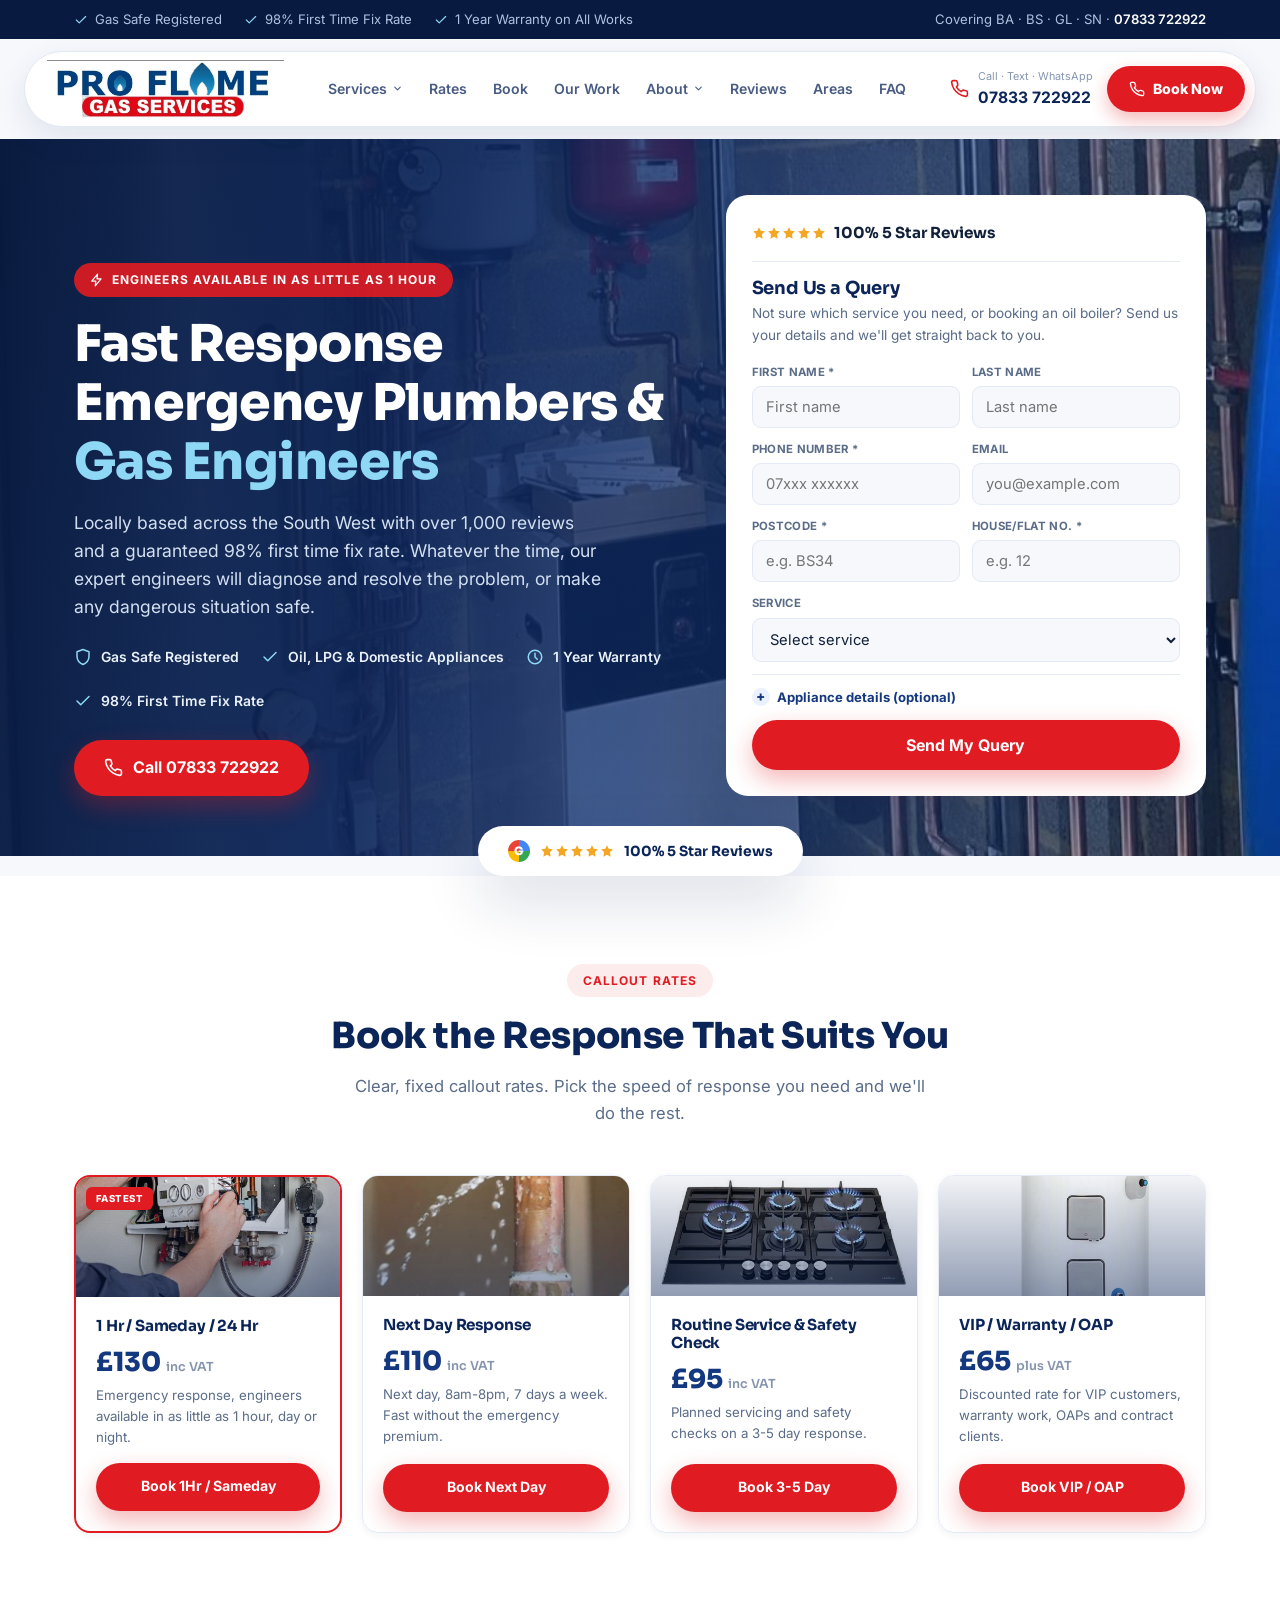
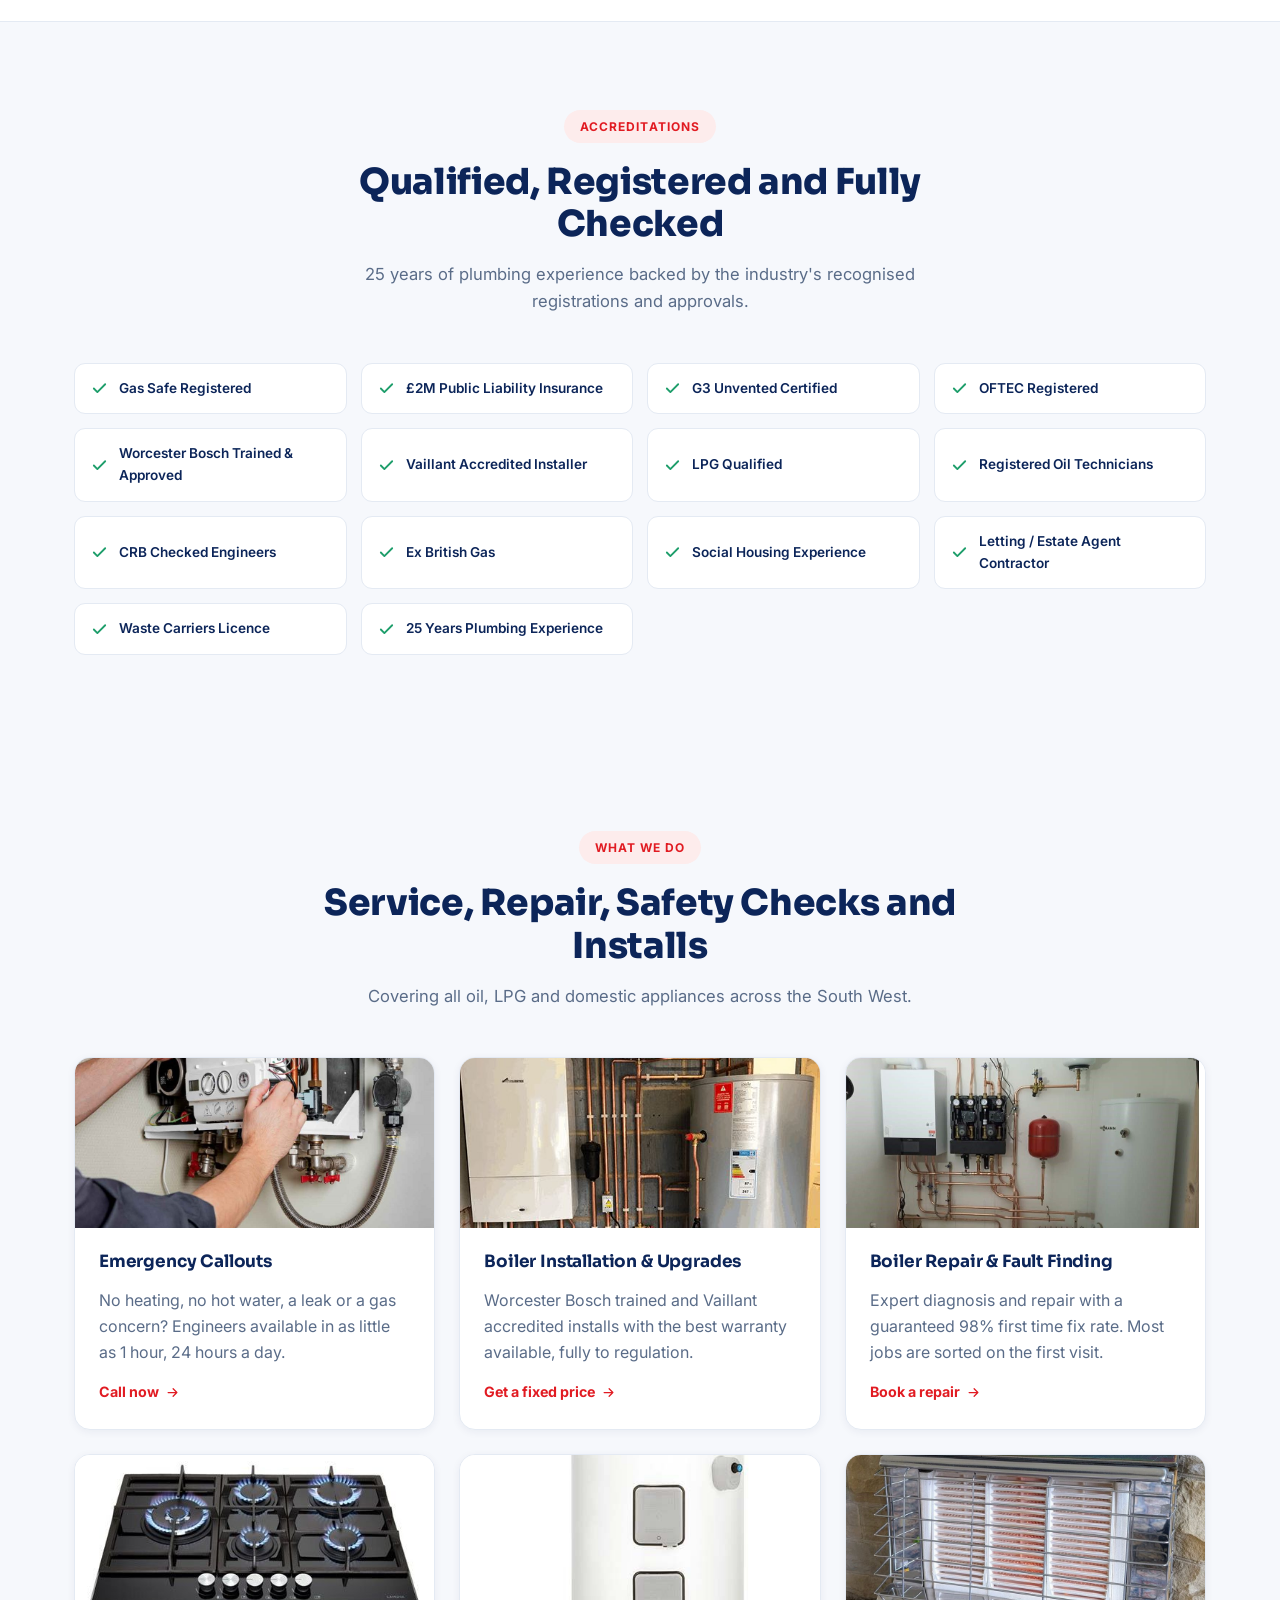
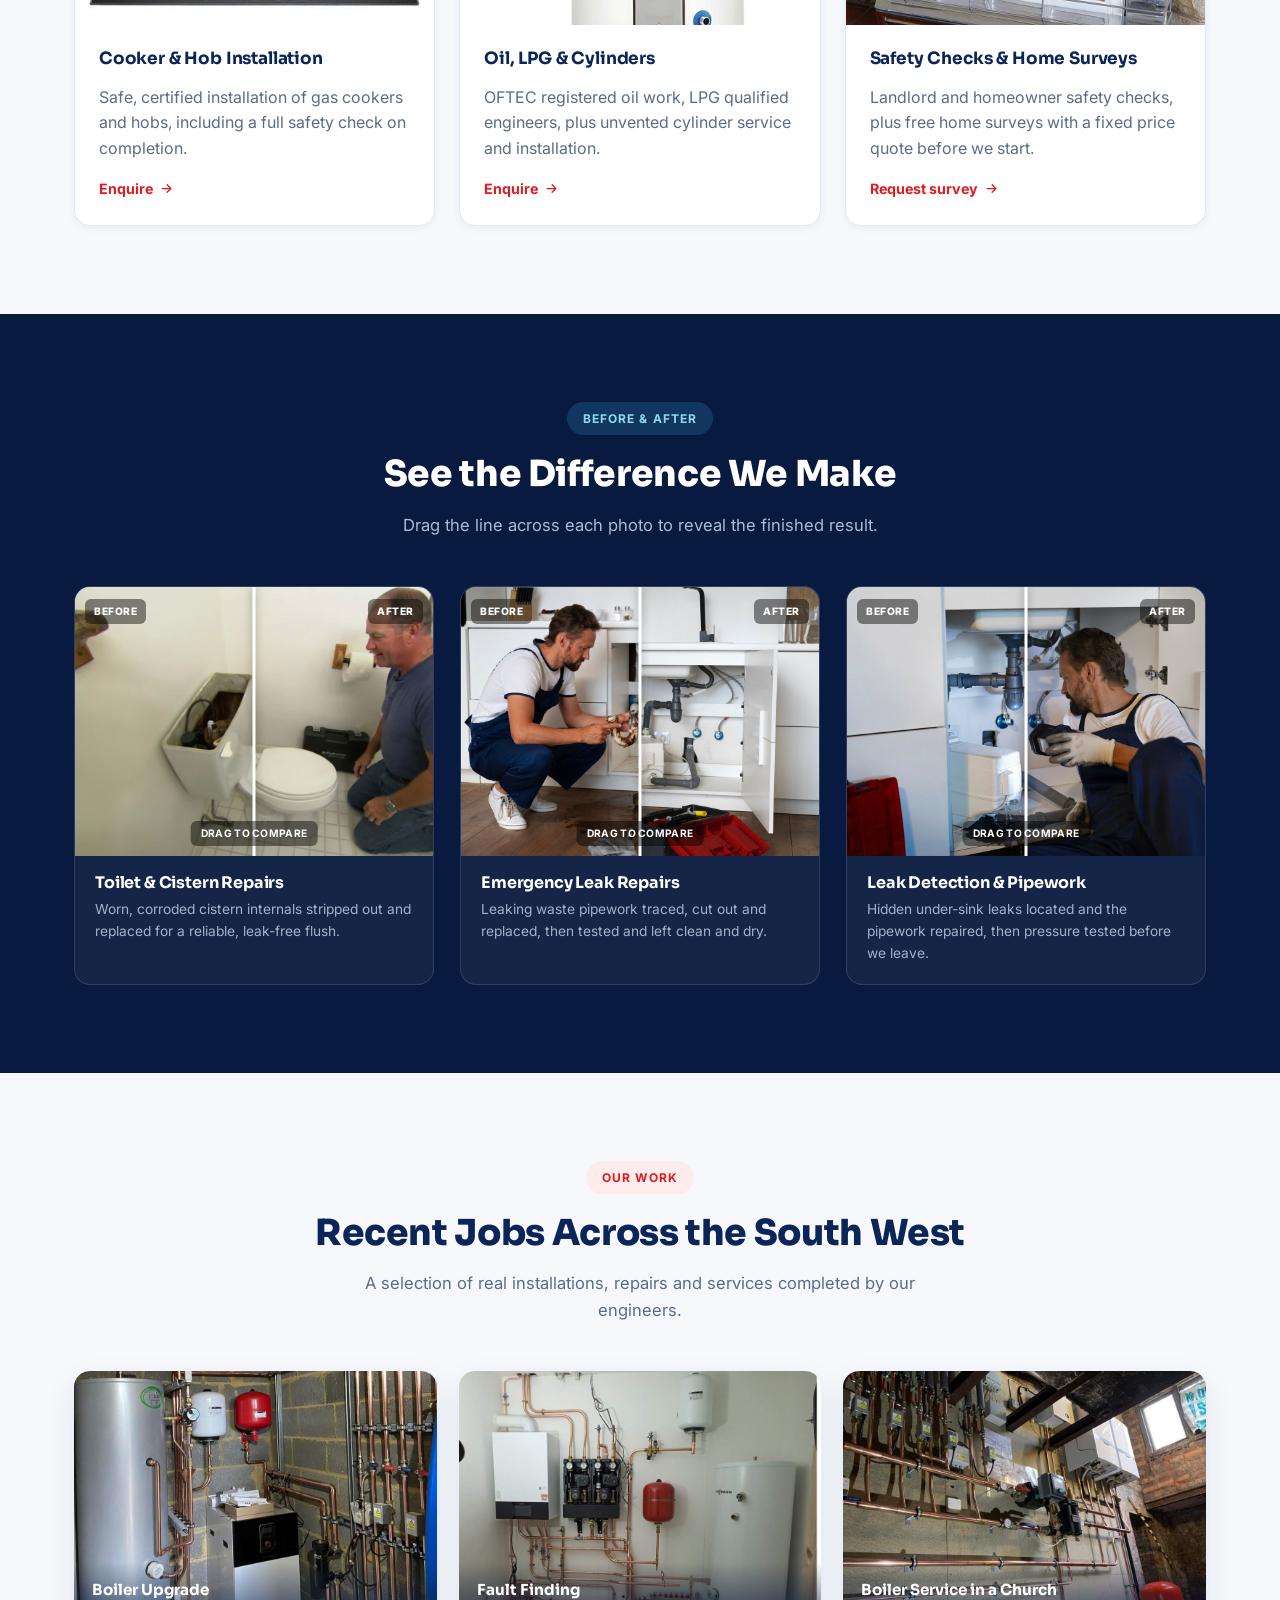
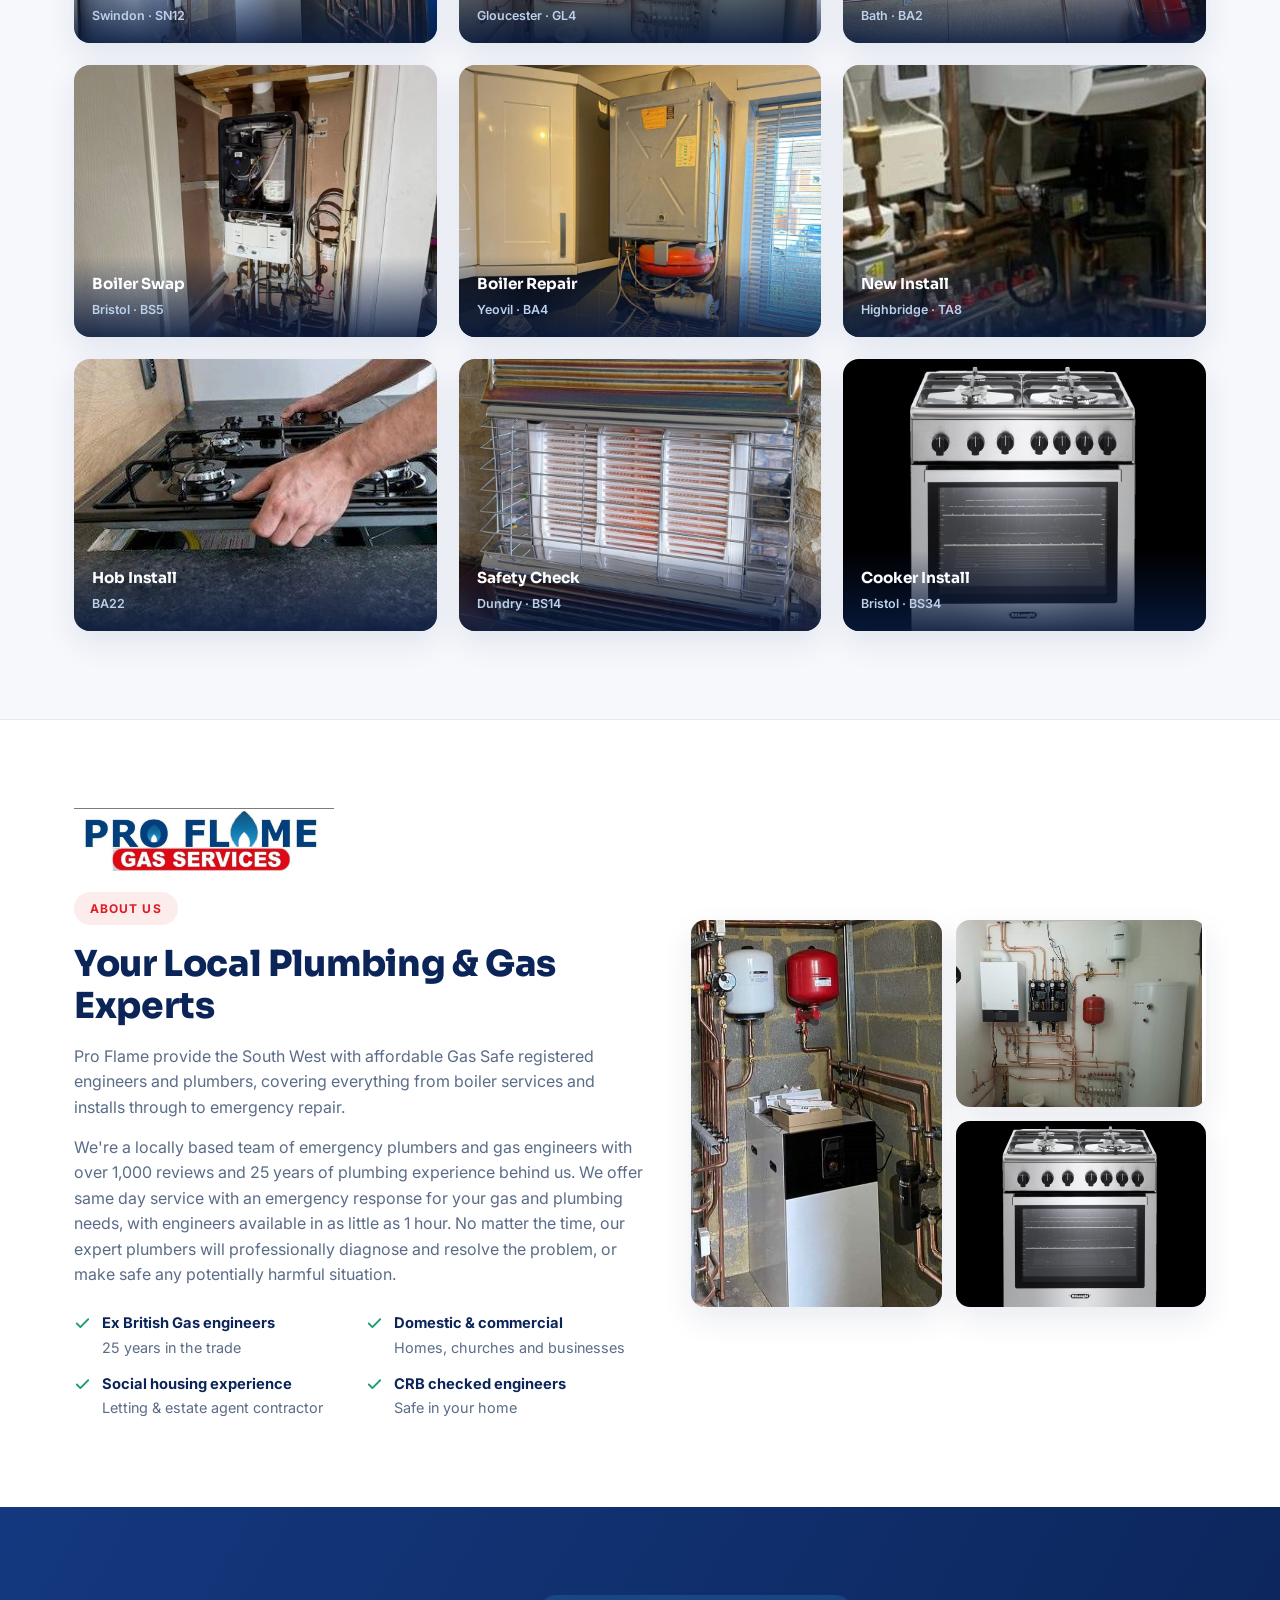
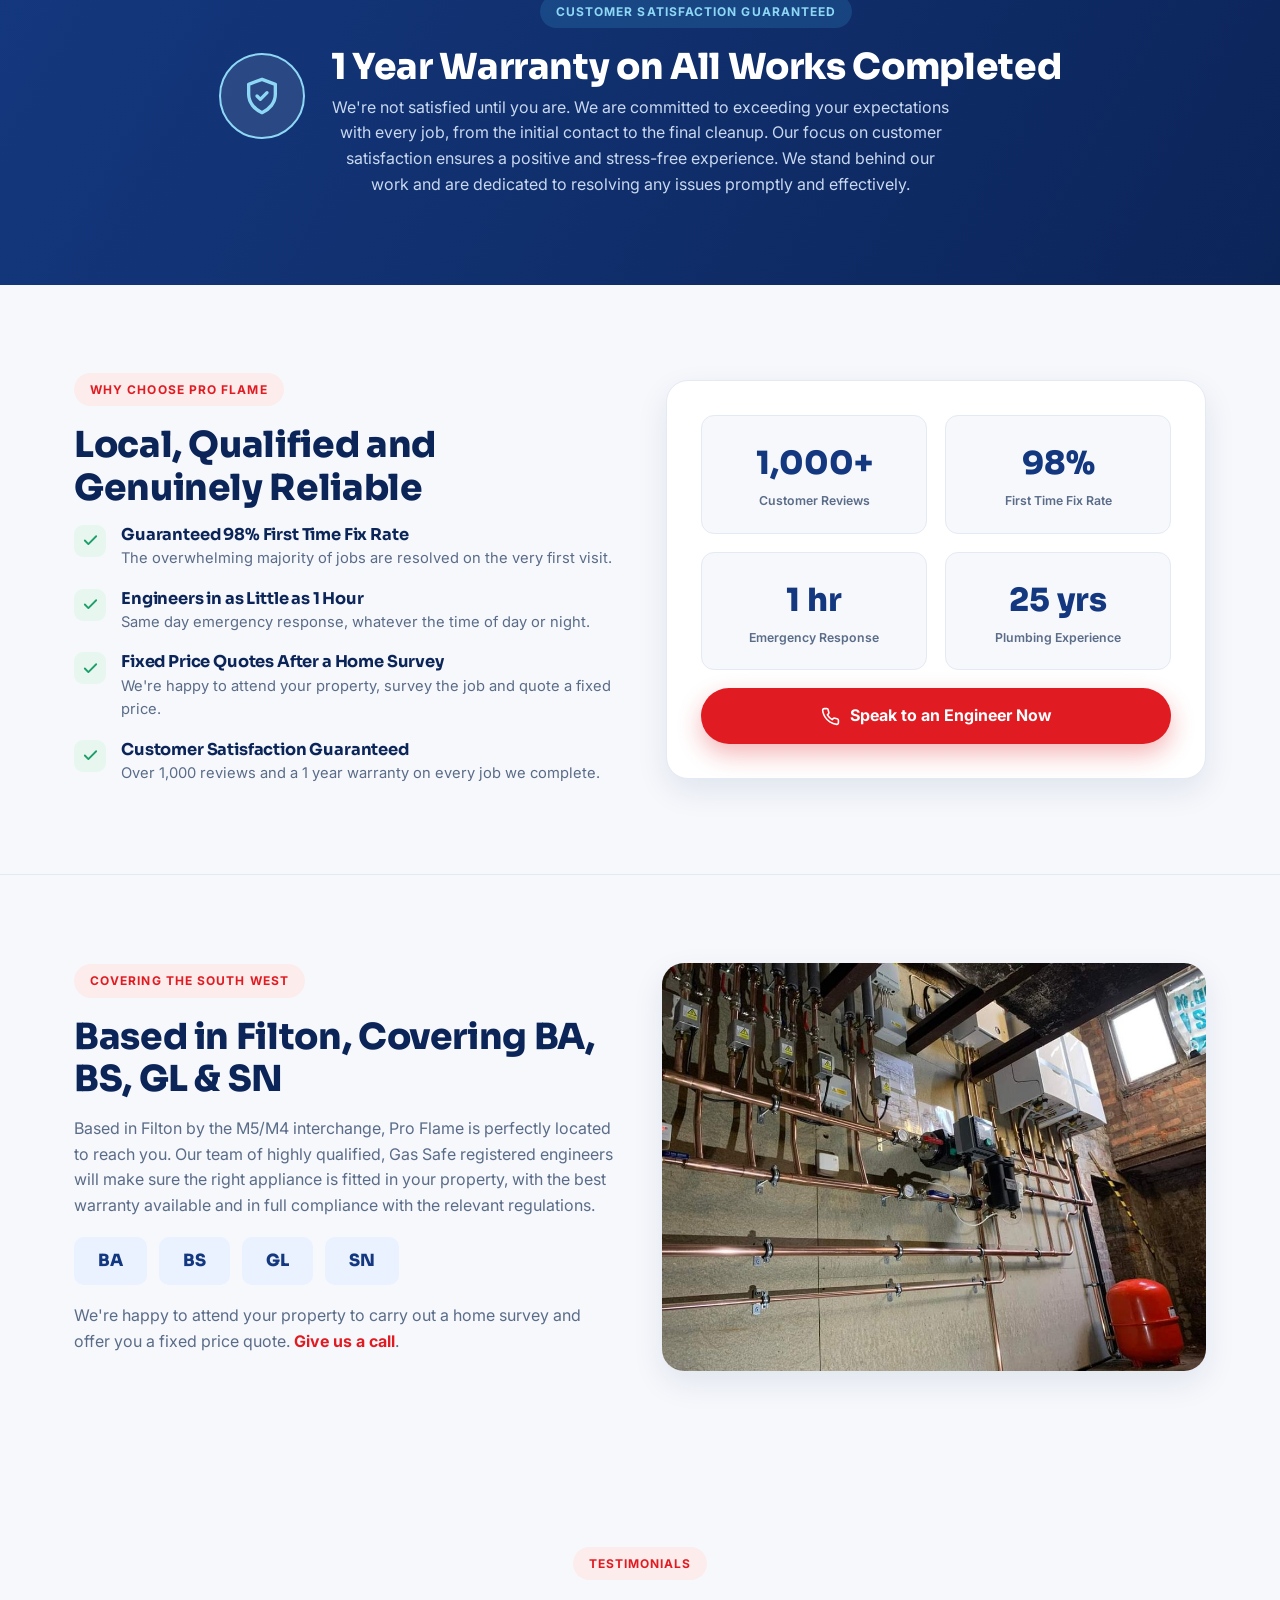
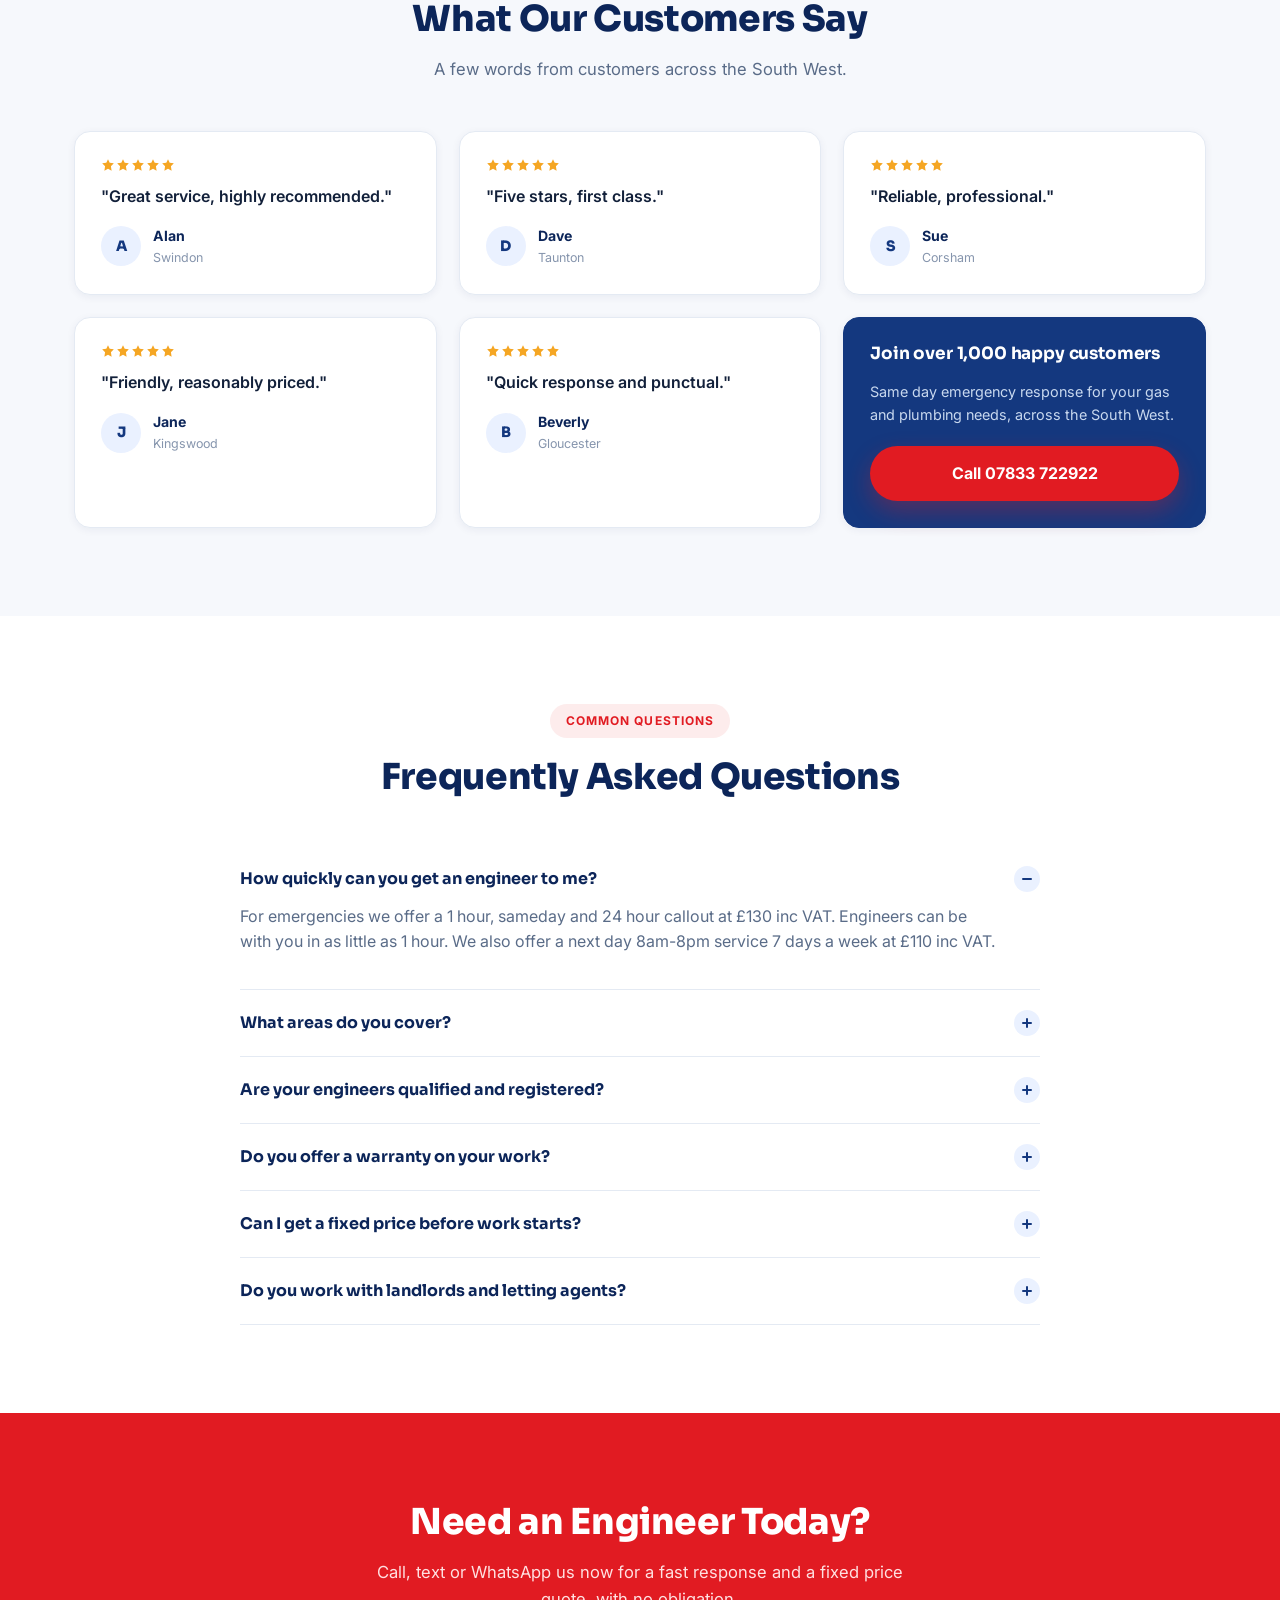
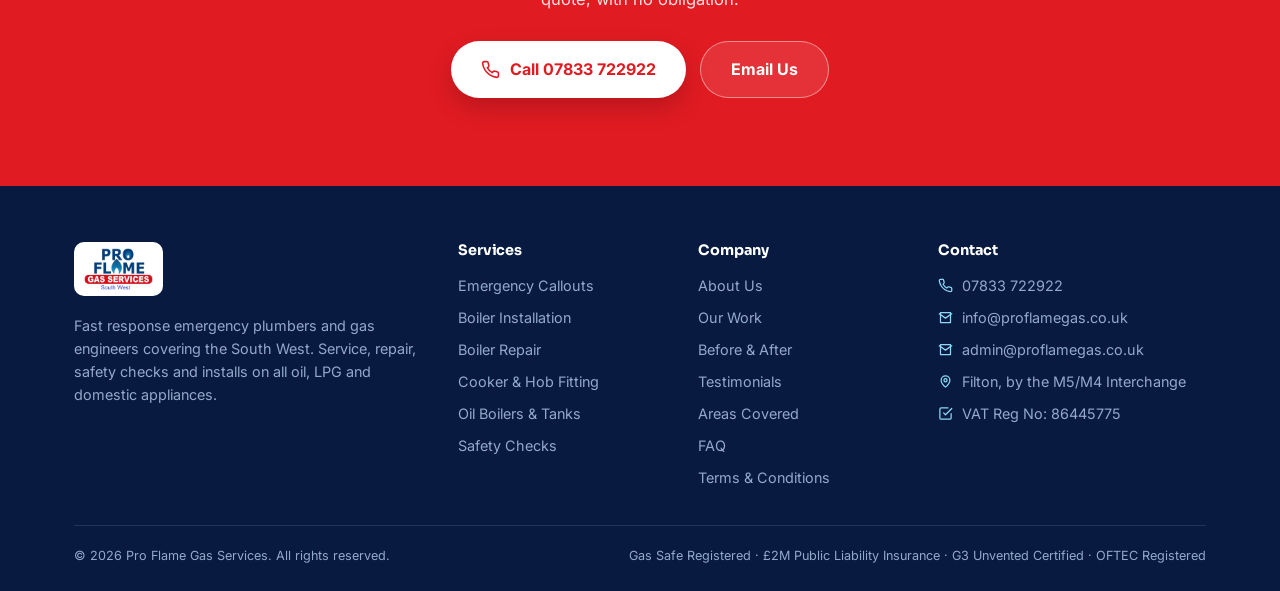
<file: Website/index.html>
<!DOCTYPE html>
<html lang="en-GB">
<head>
<meta charset="UTF-8">
<meta name="viewport" content="width=device-width, initial-scale=1.0">
<title>Emergency Plumbers &amp; Gas Engineers | Pro Flame Gas Services South West | 1 Hour Callout</title>
<meta name="description" content="Gas Safe registered emergency plumbers &amp; gas engineers covering BA, BS, GL &amp; SN. 1 hour callout from £130 inc VAT, 98% first time fix rate, 1 year warranty, over 1,000 reviews. Call 07833 722922.">
<meta name="keywords" content="emergency plumber Bristol, gas engineer South West, boiler repair Bristol, Gas Safe engineer Filton, boiler installation Swindon, OFTEC registered, LPG engineer, emergency plumber BA BS GL SN">
<link rel="canonical" href="https://www.proflamegas.co.uk/">
<meta property="og:type" content="business.business">
<meta property="og:title" content="Pro Flame Gas Services | Emergency Plumbers &amp; Gas Engineers, South West">
<meta property="og:description" content="1 hour emergency callout. Gas Safe registered. 98% first time fix rate. 1 year warranty on all works. Covering BA, BS, GL, SN.">
<meta property="og:url" content="https://www.proflamegas.co.uk/">
<meta property="og:image" content="https://www.proflamegas.co.uk/pix/LogoSq.jpg">
<meta property="og:locale" content="en_GB">
<meta name="robots" content="index, follow">
<meta name="theme-color" content="#14387f">
<link rel="icon" href="assets/proflame-logo.jpg">
<link rel="preconnect" href="https://fonts.googleapis.com">
<link rel="preconnect" href="https://fonts.gstatic.com" crossorigin>
<link href="https://fonts.googleapis.com/css2?family=Sora:wght@600;700;800&family=Inter:wght@400;500;600;700&display=swap" rel="stylesheet">
<link rel="stylesheet" href="assets/site.css?v=20260819b">
<style>
  /* Collapsible mobile nav */
  .mobile-nav .mn-group{position:relative;border-bottom:1px solid var(--border);}
  .mobile-nav .mn-parent{
    width:100%;display:flex;align-items:center;justify-content:space-between;
    background:none;border:none;padding:13px 16px;font-weight:600;color:var(--navy-deep);
    font-size:0.98rem;cursor:pointer;font-family:'Inter',sans-serif;text-align:left;
  }
  .mobile-nav .mn-parent:hover{background:var(--blue-soft);}
  .mn-caret{width:14px;height:14px;stroke:var(--navy);stroke-width:2.4;fill:none;
    stroke-linecap:round;stroke-linejoin:round;transition:transform .2s;}
  .mn-group.open .mn-caret{transform:rotate(180deg);}
  .mn-submenu{display:none;background:#f8fafd;padding:6px 8px;}
  .mn-group.open .mn-submenu{display:block;}
  .mn-submenu a{
    display:block;padding:10px 16px;margin-left:20px;border-radius:8px;
    font-size:0.9rem;color:var(--muted);
  }
  .mn-submenu a:hover{background:var(--blue-soft);color:var(--red);}
  .mn-submenu a:last-child{margin-bottom:4px;}
</style>
<script type="application/ld+json">
{
  "@context": "https://schema.org",
  "@type": "Plumber",
  "name": "Pro Flame Gas Services",
  "image": "https://www.proflamegas.co.uk/pix/LogoSq.jpg",
  "telephone": "+447833722922",
  "email": "info@proflamegas.co.uk",
  "url": "https://www.proflamegas.co.uk",
  "priceRange": "££",
  "vatID": "86445775",
  "areaServed": ["BA postcode area","BS postcode area","GL postcode area","SN postcode area"],
  "address": {
    "@type": "PostalAddress",
    "addressLocality": "Filton",
    "addressRegion": "South Gloucestershire",
    "addressCountry": "GB"
  },
  "openingHoursSpecification": {
    "@type": "OpeningHoursSpecification",
    "dayOfWeek": ["Monday","Tuesday","Wednesday","Thursday","Friday","Saturday","Sunday"],
    "opens": "00:00", "closes": "23:59"
  },
  "hasCredential": [
    "Gas Safe Registered","£2M Public Liability Insurance","G3 Unvented Certified","OFTEC Registered",
    "Worcester Bosch Trained and Approved","Vaillant Accredited Installer","LPG Qualified",
    "CRB Checked Engineers","Waste Carriers Licence"
  ],
  "aggregateRating": {"@type":"AggregateRating","ratingValue":"5","reviewCount":"1000"}
}
</script>
</head>
<body>

<!-- Top bar -->
<div class="topbar">
  <div class="wrap">
    <div class="badges">
      <span><svg class="icon" viewBox="0 0 24 24"><path d="M20 6 9 17l-5-5"/></svg> Gas Safe Registered</span>
      <span><svg class="icon" viewBox="0 0 24 24"><path d="M20 6 9 17l-5-5"/></svg> 98% First Time Fix Rate</span>
      <span><svg class="icon" viewBox="0 0 24 24"><path d="M20 6 9 17l-5-5"/></svg> 1 Year Warranty on All Works</span>
    </div>
    <div>Covering BA · BS · GL · SN · <a href="tel:+447833722922">07833 722922</a></div>
  </div>
</div>

<!-- Header -->
<header class="site">
  <div class="wrap">
    <div class="header-inner">
      <a class="logo" href="#top"><img src="assets/proflame-logo-long.jpg" alt="Pro Flame Gas Services South West"></a>
      <nav class="main">
        <div class="nav-item">
          <a href="#services">Services <svg class="nav-caret" viewBox="0 0 24 24"><path d="M6 9l6 6 6-6"/></svg></a>
          <div class="nav-drop">
            <a href="#services"><svg class="icon" viewBox="0 0 24 24"><path d="M5 12h14M13 6l6 6-6 6"/></svg>All Services</a>
            <a href="oil-boilers-tanks.html"><svg class="icon" viewBox="0 0 24 24"><path d="M5 12h14M13 6l6 6-6 6"/></svg>Oil Boilers &amp; Tanks</a>
            <a href="#services"><svg class="icon" viewBox="0 0 24 24"><path d="M5 12h14M13 6l6 6-6 6"/></svg>LPG Appliances</a>
            <a href="#services"><svg class="icon" viewBox="0 0 24 24"><path d="M5 12h14M13 6l6 6-6 6"/></svg>Safety Checks</a>
            <a href="#services"><svg class="icon" viewBox="0 0 24 24"><path d="M5 12h14M13 6l6 6-6 6"/></svg>Boiler Swaps</a>
          </div>
        </div>
        <a href="#pricing">Rates</a>
        <a href="booking.php?t=S">Book</a>
        <a href="#our-work">Our Work</a>
        <div class="nav-item">
          <a href="#about">About <svg class="nav-caret" viewBox="0 0 24 24"><path d="M6 9l6 6 6-6"/></svg></a>
          <div class="nav-drop">
            <a href="#about"><svg class="icon" viewBox="0 0 24 24"><path d="M5 12h14M13 6l6 6-6 6"/></svg>About Us</a>
            <a href="boiler-servicing.html"><svg class="icon" viewBox="0 0 24 24"><path d="M5 12h14M13 6l6 6-6 6"/></svg>Boiler Servicing</a>
            <a href="boiler-installs.html"><svg class="icon" viewBox="0 0 24 24"><path d="M5 12h14M13 6l6 6-6 6"/></svg>Boiler Installs</a>
            <a href="safety-checks.html"><svg class="icon" viewBox="0 0 24 24"><path d="M5 12h14M13 6l6 6-6 6"/></svg>Safety Checks</a>
            <a href="emergency-callouts.html"><svg class="icon" viewBox="0 0 24 24"><path d="M5 12h14M13 6l6 6-6 6"/></svg>Emergency Callouts</a>
            <a href="oil-boilers-tanks.html"><svg class="icon" viewBox="0 0 24 24"><path d="M5 12h14M13 6l6 6-6 6"/></svg>Oil Boilers &amp; Tanks</a>
          </div>
        </div>
        <a href="#reviews">Reviews</a>
        <a href="#coverage">Areas</a>
        <a href="#faq">FAQ</a>
      </nav>
      <div class="header-cta">
        <div class="header-phone">
          <svg class="icon" viewBox="0 0 24 24"><path d="M22 16.92v3a2 2 0 0 1-2.18 2 19.79 19.79 0 0 1-8.63-3.07 19.5 19.5 0 0 1-6-6 19.79 19.79 0 0 1-3.07-8.67A2 2 0 0 1 4.11 2h3a2 2 0 0 1 2 1.72c.127.96.361 1.903.7 2.81a2 2 0 0 1-.45 2.11L8.09 9.91a16 16 0 0 0 6 6l1.27-1.27a2 2 0 0 1 2.11-.45c.907.339 1.85.573 2.81.7A2 2 0 0 1 22 16.92z"/></svg>
          <div class="txt"><small>Call · Text · WhatsApp</small><strong>07833 722922</strong></div>
        </div>
        <a href="tel:+447833722922" class="btn-pill"><svg class="icon" viewBox="0 0 24 24"><path d="M22 16.92v3a2 2 0 0 1-2.18 2 19.79 19.79 0 0 1-8.63-3.07 19.5 19.5 0 0 1-6-6 19.79 19.79 0 0 1-3.07-8.67A2 2 0 0 1 4.11 2h3a2 2 0 0 1 2 1.72c.127.96.361 1.903.7 2.81a2 2 0 0 1-.45 2.11L8.09 9.91a16 16 0 0 0 6 6l1.27-1.27a2 2 0 0 1 2.11-.45c.907.339 1.85.573 2.81.7A2 2 0 0 1 22 16.92z"/></svg>Book Now</a>
        <button class="nav-toggle" type="button" aria-label="Open menu" aria-expanded="false" aria-controls="mobile-nav">
          <span></span><span></span><span></span>
        </button>
      </div>
    </div>
    <nav class="mobile-nav" id="mobile-nav">
      <div class="mn-group">
        <button class="mn-parent" type="button" aria-expanded="false">Services <svg class="mn-caret" viewBox="0 0 24 24"><path d="M6 9l6 6 6-6"/></svg></button>
        <div class="mn-submenu">
          <a href="oil-boilers-tanks.html">Oil Boilers &amp; Tanks</a>
          <a href="#services">LPG Appliances</a>
          <a href="#services">Safety Checks</a>
          <a href="#services">Boiler Swaps</a>
        </div>
      </div>
      <a href="#pricing">Callout Rates</a>
      <a href="booking.php?t=S">Book Online</a>
      <a href="#our-work">Our Work</a>
      <div class="mn-group">
        <button class="mn-parent" type="button" aria-expanded="false">About Us <svg class="mn-caret" viewBox="0 0 24 24"><path d="M6 9l6 6 6-6"/></svg></button>
        <div class="mn-submenu">
          <a href="boiler-servicing.html">Boiler Servicing</a>
          <a href="boiler-installs.html">Boiler Installs</a>
          <a href="safety-checks.html">Safety Checks</a>
          <a href="emergency-callouts.html">Emergency Callouts</a>
          <a href="oil-boilers-tanks.html">Oil Boilers &amp; Tanks</a>
        </div>
      </div>
      <a href="#reviews">Reviews</a>
      <a href="#coverage">Areas Covered</a>
      <a href="#faq">FAQ</a>
      <a href="terms.html">Terms &amp; Conditions</a>
      <a class="mn-call" href="tel:+447833722922">Call 07833 722922</a>
    </nav>
  </div>
</header>

<!-- Hero -->
<section class="hero" id="top">
  <div class="hero-bg"></div>
  <div class="hero-body">
    <div class="wrap hero-grid">
      <div>
        <span class="eyebrow" style="background:rgba(225,27,34,0.9);color:#fff;"><svg class="icon" style="width:14px;height:14px;" viewBox="0 0 24 24"><path d="M13 2 3 14h7l-1 8 10-12h-7l1-8z"/></svg> Engineers available in as little as 1 hour</span>
        <h1>Fast Response Emergency Plumbers &amp; <span>Gas Engineers</span></h1>
        <p class="lead">Locally based across the South West with over 1,000 reviews and a guaranteed 98% first time fix rate. Whatever the time, our expert engineers will diagnose and resolve the problem, or make any dangerous situation safe.</p>
        <div class="trust-row">
          <div class="trust-item"><svg class="icon" viewBox="0 0 24 24"><path d="M12 2 4 5v6c0 5 3.5 9 8 11 4.5-2 8-6 8-11V5l-8-3z"/></svg>Gas Safe Registered</div>
          <div class="trust-item"><svg class="icon" viewBox="0 0 24 24"><path d="M20 6 9 17l-5-5"/></svg>Oil, LPG &amp; Domestic Appliances</div>
          <div class="trust-item"><svg class="icon" viewBox="0 0 24 24"><circle cx="12" cy="12" r="9"/><path d="M12 7v5l3 3"/></svg>1 Year Warranty</div>
          <div class="trust-item"><svg class="icon" viewBox="0 0 24 24"><path d="M20 6 9 17l-5-5"/></svg>98% First Time Fix Rate</div>
        </div>
        <div class="hero-ctas">
          <a href="tel:+447833722922" class="btn btn-primary"><svg class="icon" viewBox="0 0 24 24"><path d="M22 16.92v3a2 2 0 0 1-2.18 2 19.79 19.79 0 0 1-8.63-3.07 19.5 19.5 0 0 1-6-6 19.79 19.79 0 0 1-3.07-8.67A2 2 0 0 1 4.11 2h3a2 2 0 0 1 2 1.72c.127.96.361 1.903.7 2.81a2 2 0 0 1-.45 2.11L8.09 9.91a16 16 0 0 0 6 6l1.27-1.27a2 2 0 0 1 2.11-.45c.907.339 1.85.573 2.81.7A2 2 0 0 1 22 16.92z"/></svg>Call 07833 722922</a>
        </div>
      </div>

        <div class="lead-card">
          <div class="rating-row">
            <div class="stars-mini">
              <svg class="icon" viewBox="0 0 24 24"><path d="M12 2l2.9 6.3L22 9l-5 5.1L18.2 22 12 18.6 5.8 22 7 14.1 2 9l7.1-.7z"/></svg>
              <svg class="icon" viewBox="0 0 24 24"><path d="M12 2l2.9 6.3L22 9l-5 5.1L18.2 22 12 18.6 5.8 22 7 14.1 2 9l7.1-.7z"/></svg>
              <svg class="icon" viewBox="0 0 24 24"><path d="M12 2l2.9 6.3L22 9l-5 5.1L18.2 22 12 18.6 5.8 22 7 14.1 2 9l7.1-.7z"/></svg>
              <svg class="icon" viewBox="0 0 24 24"><path d="M12 2l2.9 6.3L22 9l-5 5.1L18.2 22 12 18.6 5.8 22 7 14.1 2 9l7.1-.7z"/></svg>
              <svg class="icon" viewBox="0 0 24 24"><path d="M12 2l2.9 6.3L22 9l-5 5.1L18.2 22 12 18.6 5.8 22 7 14.1 2 9l7.1-.7z"/></svg>
            </div>
            <strong>100% 5 Star Reviews</strong>
          </div>
          <h3>Send Us a Query</h3>
          <p class="sub">Not sure which service you need, or booking an oil boiler? Send us your details and we'll get straight back to you.</p>
          <form class="lead-form" id="bookingForm" method="post" action="send-booking.php" novalidate>
            <input type="hidden" name="mode" value="enquiry">
            <div><label for="fnam">First Name *</label><input id="fnam" name="fnam" type="text" placeholder="First name" required></div>
            <div><label for="lnam">Last Name</label><input id="lnam" name="lnam" type="text" placeholder="Last name"></div>
            <div><label for="phon">Phone Number *</label><input id="phon" name="phon" type="tel" placeholder="07xxx xxxxxx" required></div>
            <div><label for="emil">Email</label><input id="emil" name="emil" type="email" placeholder="you@example.com"></div>
            <div><label for="pcod">Postcode *</label><input id="pcod" name="pcod" type="text" placeholder="e.g. BS34" required></div>
            <div><label for="Hnum">House/Flat No. *</label><input id="Hnum" name="Hnum" type="text" placeholder="e.g. 12" required></div>
            <div class="field-full">
              <label for="Serv">Service</label>
              <select id="Serv" name="Serv">
                <option value="Select service">Select service</option>
                <option value="Emergency">Emergency</option>
                <option value="Boiler repair">Boiler repair</option>
                <option value="Boiler service">Boiler service</option>
                <option value="Gas repair/installation">Gas repair/installation</option>
                <option value="Plumbing services">Plumbing services</option>
                <option value="Cooker installation">Cooker installation</option>
                <option value="Appliance Installation">Appliance Installation</option>
                <option value="Other">Other</option>
              </select>
            </div>
            <details class="lf-more field-full">
              <summary>Appliance details (optional)</summary>
              <div class="lf-more-grid">
                <div><label for="Man">Manufacturer</label><input id="Man" name="Man" type="text" placeholder="Worcester Bosch, Vaillant..."></div>
                <div><label for="Mod">Model</label><input id="Mod" name="Mod" type="text" placeholder="Greenstar, EcoTec..."></div>
                <div class="field-full">
                  <label for="fuel">Fuel Type</label>
                  <select id="fuel" name="fuel">
                    <option value="Natural Gas">Natural Gas</option>
                    <option value="LPG">LPG</option>
                    <option value="Oil">Oil</option>
                    <option value="Other">Other</option>
                  </select>
                </div>
                <div class="field-full">
                  <label for="Flt">Description of fault</label>
                  <textarea id="Flt" name="Flt" rows="3" placeholder="No hot water, F75 fault code etc."></textarea>
                </div>
              </div>
            </details>
            <div class="hp-field" aria-hidden="true">
              <label for="website">Leave this field empty</label>
              <input id="website" name="website" type="text" tabindex="-1" autocomplete="off">
            </div>
            <div class="field-full">
              <button type="submit" class="btn btn-primary btn-block" id="bookingSubmit">Send My Query</button>
            </div>
            <div class="field-full form-status" id="formStatus" role="status" aria-live="polite"></div>
          </form>


    </div>
  </div>
</section>

<div class="google-bar">
  <div class="g-logo">G</div>
  <div class="stars-mini">
    <svg class="icon" viewBox="0 0 24 24"><path d="M12 2l2.9 6.3L22 9l-5 5.1L18.2 22 12 18.6 5.8 22 7 14.1 2 9l7.1-.7z"/></svg>
    <svg class="icon" viewBox="0 0 24 24"><path d="M12 2l2.9 6.3L22 9l-5 5.1L18.2 22 12 18.6 5.8 22 7 14.1 2 9l7.1-.7z"/></svg>
    <svg class="icon" viewBox="0 0 24 24"><path d="M12 2l2.9 6.3L22 9l-5 5.1L18.2 22 12 18.6 5.8 22 7 14.1 2 9l7.1-.7z"/></svg>
    <svg class="icon" viewBox="0 0 24 24"><path d="M12 2l2.9 6.3L22 9l-5 5.1L18.2 22 12 18.6 5.8 22 7 14.1 2 9l7.1-.7z"/></svg>
    <svg class="icon" viewBox="0 0 24 24"><path d="M12 2l2.9 6.3L22 9l-5 5.1L18.2 22 12 18.6 5.8 22 7 14.1 2 9l7.1-.7z"/></svg>
  </div>
  <strong>100% 5 Star Reviews</strong>
</div>

<!-- Callout rates -->
<section class="tiers" id="pricing">
  <div class="wrap">
    <div class="section-head">
      <span class="eyebrow">Callout Rates</span>
      <h2>Book the Response That Suits You</h2>
      <p>Clear, fixed callout rates. Pick the speed of response you need and we'll do the rest.</p>
    </div>
    <div class="tier-grid">
      <div class="tier-card featured">
        <div class="tier-photo" style="background-image:url('assets/svc-emergency.jpg');"><span class="tier-flag">FASTEST</span></div>
        <div class="tier-body">
          <h3>1 Hr / Sameday / 24 Hr</h3>
          <div class="amount">£130 <span>inc VAT</span></div>
          <p>Emergency response, engineers available in as little as 1 hour, day or night.</p>
          <a href="booking.php?t=S" class="btn btn-primary btn-block">Book 1Hr / Sameday</a>
        </div>
      </div>
      <div class="tier-card">
        <div class="tier-photo" style="background-image:url('assets/svc-leak.jpg');"></div>
        <div class="tier-body">
          <h3>Next Day Response</h3>
          <div class="amount">£110 <span>inc VAT</span></div>
          <p>Next day, 8am-8pm, 7 days a week. Fast without the emergency premium.</p>
          <a href="booking.php?t=N" class="btn btn-navy btn-block">Book Next Day</a>
        </div>
      </div>
      <div class="tier-card">
        <div class="tier-photo" style="background-image:url('assets/svc-hob.jpg');"></div>
        <div class="tier-body">
          <h3>Routine Service &amp; Safety Check</h3>
          <div class="amount">£95 <span>inc VAT</span></div>
          <p>Planned servicing and safety checks on a 3-5 day response.</p>
          <a href="booking.php?t=R" class="btn btn-navy btn-block">Book 3-5 Day</a>
        </div>
      </div>
      <div class="tier-card">
        <div class="tier-photo" style="background-image:url('assets/svc-cylinder.jpg');"></div>
        <div class="tier-body">
          <h3>VIP / Warranty / OAP</h3>
          <div class="amount">£65 <span>plus VAT</span></div>
          <p>Discounted rate for VIP customers, warranty work, OAPs and contract clients.</p>
          <a href="booking.php?t=V" class="btn btn-navy btn-block">Book VIP / OAP</a>
        </div>
      </div>
    </div>
  </div>
</section>


<!-- Accreditations -->
<section class="accred">
  <div class="wrap">
    <div class="section-head">
      <span class="eyebrow">Accreditations</span>
      <h2>Qualified, Registered and Fully Checked</h2>
      <p>25 years of plumbing experience backed by the industry's recognised registrations and approvals.</p>
    </div>
    <div class="accred-grid">
      <div class="accred-item"><svg class="icon" viewBox="0 0 24 24"><path d="M20 6 9 17l-5-5"/></svg> Gas Safe Registered</div>
      <div class="accred-item"><svg class="icon" viewBox="0 0 24 24"><path d="M20 6 9 17l-5-5"/></svg> £2M Public Liability Insurance</div>
      <div class="accred-item"><svg class="icon" viewBox="0 0 24 24"><path d="M20 6 9 17l-5-5"/></svg> G3 Unvented Certified</div>
      <div class="accred-item"><svg class="icon" viewBox="0 0 24 24"><path d="M20 6 9 17l-5-5"/></svg> OFTEC Registered</div>
      <div class="accred-item"><svg class="icon" viewBox="0 0 24 24"><path d="M20 6 9 17l-5-5"/></svg> Worcester Bosch Trained &amp; Approved</div>
      <div class="accred-item"><svg class="icon" viewBox="0 0 24 24"><path d="M20 6 9 17l-5-5"/></svg> Vaillant Accredited Installer</div>
      <div class="accred-item"><svg class="icon" viewBox="0 0 24 24"><path d="M20 6 9 17l-5-5"/></svg> LPG Qualified</div>
      <div class="accred-item"><svg class="icon" viewBox="0 0 24 24"><path d="M20 6 9 17l-5-5"/></svg> Registered Oil Technicians</div>
      <div class="accred-item"><svg class="icon" viewBox="0 0 24 24"><path d="M20 6 9 17l-5-5"/></svg> CRB Checked Engineers</div>
      <div class="accred-item"><svg class="icon" viewBox="0 0 24 24"><path d="M20 6 9 17l-5-5"/></svg> Ex British Gas</div>
      <div class="accred-item"><svg class="icon" viewBox="0 0 24 24"><path d="M20 6 9 17l-5-5"/></svg> Social Housing Experience</div>
      <div class="accred-item"><svg class="icon" viewBox="0 0 24 24"><path d="M20 6 9 17l-5-5"/></svg> Letting / Estate Agent Contractor</div>
      <div class="accred-item"><svg class="icon" viewBox="0 0 24 24"><path d="M20 6 9 17l-5-5"/></svg> Waste Carriers Licence</div>
      <div class="accred-item"><svg class="icon" viewBox="0 0 24 24"><path d="M20 6 9 17l-5-5"/></svg> 25 Years Plumbing Experience</div>
    </div>
  </div>
</section>

<!-- Services -->
<section id="services">
  <div class="wrap">
    <div class="section-head">
      <span class="eyebrow">What We Do</span>
      <h2>Service, Repair, Safety Checks and Installs</h2>
      <p>Covering all oil, LPG and domestic appliances across the South West.</p>
    </div>
    <div class="services-grid">
      <div class="service-card">
        <div class="service-photo" style="background-image:url('assets/svc-emergency.jpg');"></div>
        <div class="service-body">
          <h3>Emergency Callouts</h3>
          <p>No heating, no hot water, a leak or a gas concern? Engineers available in as little as 1 hour, 24 hours a day.</p>
          <a class="link" href="tel:+447833722922">Call now <svg class="icon" viewBox="0 0 24 24"><path d="M5 12h14M13 6l6 6-6 6"/></svg></a>
        </div>
      </div>
      <div class="service-card">
        <div class="service-photo" style="background-image:url('assets/svc-boiler.jpg');"></div>
        <div class="service-body">
          <h3>Boiler Installation &amp; Upgrades</h3>
          <p>Worcester Bosch trained and Vaillant accredited installs with the best warranty available, fully to regulation.</p>
          <a class="link" href="#quote">Get a fixed price <svg class="icon" viewBox="0 0 24 24"><path d="M5 12h14M13 6l6 6-6 6"/></svg></a>
        </div>
      </div>
      <div class="service-card">
        <div class="service-photo" style="background-image:url('assets/job-gloucester.jpg');"></div>
        <div class="service-body">
          <h3>Boiler Repair &amp; Fault Finding</h3>
          <p>Expert diagnosis and repair with a guaranteed 98% first time fix rate. Most jobs are sorted on the first visit.</p>
          <a class="link" href="tel:+447833722922">Book a repair <svg class="icon" viewBox="0 0 24 24"><path d="M5 12h14M13 6l6 6-6 6"/></svg></a>
        </div>
      </div>
      <div class="service-card">
        <div class="service-photo" style="background-image:url('assets/svc-hob.jpg');"></div>
        <div class="service-body">
          <h3>Cooker &amp; Hob Installation</h3>
          <p>Safe, certified installation of gas cookers and hobs, including a full safety check on completion.</p>
          <a class="link" href="#quote">Enquire <svg class="icon" viewBox="0 0 24 24"><path d="M5 12h14M13 6l6 6-6 6"/></svg></a>
        </div>
      </div>
      <div class="service-card">
        <div class="service-photo" style="background-image:url('assets/svc-cylinder.jpg');"></div>
        <div class="service-body">
          <h3>Oil, LPG &amp; Cylinders</h3>
          <p>OFTEC registered oil work, LPG qualified engineers, plus unvented cylinder service and installation.</p>
          <a class="link" href="#quote">Enquire <svg class="icon" viewBox="0 0 24 24"><path d="M5 12h14M13 6l6 6-6 6"/></svg></a>
        </div>
      </div>
      <div class="service-card">
        <div class="service-photo" style="background-image:url('assets/job-dundry.jpg');"></div>
        <div class="service-body">
          <h3>Safety Checks &amp; Home Surveys</h3>
          <p>Landlord and homeowner safety checks, plus free home surveys with a fixed price quote before we start.</p>
          <a class="link" href="#quote">Request survey <svg class="icon" viewBox="0 0 24 24"><path d="M5 12h14M13 6l6 6-6 6"/></svg></a>
        </div>
      </div>
    </div>
  </div>
</section>


</section>

<!-- Before / After -->
<section id="before-after" class="ba-section">
  <div class="wrap">
    <div class="section-head">
      <span class="eyebrow" style="background:rgba(58,166,222,0.2);color:var(--flame-light);">Before &amp; After</span>
      <h2>See the Difference We Make</h2>
      <p>Drag the line across each photo to reveal the finished result.</p>
    </div>
    <div class="ba-grid">
      <div class="ba-card">
        <div class="ba-compare" data-ba tabindex="0" role="slider" aria-label="Before and after: toilet and cistern repair" aria-valuemin="0" aria-valuemax="100" aria-valuenow="50">
          <div class="ba-photo after" style="background-image:url('assets/after_leak.jpg');"></div>
          <div class="ba-photo before" style="background-image:url('assets/before_leak.jpg');"></div>
          <div class="ba-handle"></div>
          <span class="ba-tag before">BEFORE</span>
          <span class="ba-tag after">AFTER</span>
          <span class="ba-hint">DRAG TO COMPARE</span>
        </div>
        <div class="ba-caption">
          <h3>Toilet &amp; Cistern Repairs</h3>
          <p>Worn, corroded cistern internals stripped out and replaced for a reliable, leak-free flush.</p>
        </div>
      </div>
      <div class="ba-card">
        <div class="ba-compare" data-ba tabindex="0" role="slider" aria-label="Before and after: emergency leak repair" aria-valuemin="0" aria-valuemax="100" aria-valuenow="50">
          <div class="ba-photo after" style="background-image:url('assets/leak-repair-after.jpg');"></div>
          <div class="ba-photo before" style="background-image:url('assets/leak-repair-before.jpg');"></div>
          <div class="ba-handle"></div>
          <span class="ba-tag before">BEFORE</span>
          <span class="ba-tag after">AFTER</span>
          <span class="ba-hint">DRAG TO COMPARE</span>
        </div>
        <div class="ba-caption">
          <h3>Emergency Leak Repairs</h3>
          <p>Leaking waste pipework traced, cut out and replaced, then tested and left clean and dry.</p>
        </div>
      </div>
      <div class="ba-card">
        <div class="ba-compare" data-ba tabindex="0" role="slider" aria-label="Before and after: leak detection and pipework repair" aria-valuemin="0" aria-valuemax="100" aria-valuenow="50">
          <div class="ba-photo after" style="background-image:url('assets/after_work.jpg');"></div>
          <div class="ba-photo before" style="background-image:url('assets/before_work.jpg');"></div>
          <div class="ba-handle"></div>
          <span class="ba-tag before">BEFORE</span>
          <span class="ba-tag after">AFTER</span>
          <span class="ba-hint">DRAG TO COMPARE</span>
        </div>
        <div class="ba-caption">
          <h3>Leak Detection &amp; Pipework</h3>
          <p>Hidden under-sink leaks located and the pipework repaired, then pressure tested before we leave.</p>
        </div>
      </div>
    </div>
  </div>
</section>

<!-- Our real work -->
<section id="our-work">
  <div class="wrap">
    <div class="section-head">
      <span class="eyebrow">Our Work</span>
      <h2>Recent Jobs Across the South West</h2>
      <p>A selection of real installations, repairs and services completed by our engineers.</p>
    </div>
    <div class="work-grid">
      <div class="work-card">
        <img src="assets/job-swindon.jpg" alt="Boiler upgrade with cylinder and manifold, Swindon SN12" loading="lazy">
        <div class="meta"><strong>Boiler Upgrade</strong><span>Swindon · SN12</span></div>
      </div>
      <div class="work-card">
        <img src="assets/job-gloucester.jpg" alt="Boiler fault finding and system pipework, Gloucester GL4" loading="lazy">
        <div class="meta"><strong>Fault Finding</strong><span>Gloucester · GL4</span></div>
      </div>
      <div class="work-card">
        <img src="assets/job-bath-church.jpg" alt="Commercial boiler service in a church, BA2" loading="lazy">
        <div class="meta"><strong>Boiler Service in a Church</strong><span>Bath · BA2</span></div>
      </div>
      <div class="work-card">
        <img src="assets/job-bristol-bs5.jpg" alt="Boiler swap in progress, Bristol BS5" loading="lazy">
        <div class="meta"><strong>Boiler Swap</strong><span>Bristol · BS5</span></div>
      </div>
      <div class="work-card">
        <img src="assets/job-yeovil.jpg" alt="Boiler repair with casing removed, Yeovil BA4" loading="lazy">
        <div class="meta"><strong>Boiler Repair</strong><span>Yeovil · BA4</span></div>
      </div>
      <div class="work-card">
        <img src="assets/job-highbridge.jpg" alt="New heating system installation, Highbridge TA8" loading="lazy">
        <div class="meta"><strong>New Install</strong><span>Highbridge · TA8</span></div>
      </div>
      <div class="work-card">
        <img src="assets/job-hob-ba22.jpg" alt="Gas hob installation, BA22" loading="lazy">
        <div class="meta"><strong>Hob Install</strong><span>BA22</span></div>
      </div>
      <div class="work-card">
        <img src="assets/job-dundry.jpg" alt="Gas fire safety check, Dundry BS14" loading="lazy">
        <div class="meta"><strong>Safety Check</strong><span>Dundry · BS14</span></div>
      </div>
      <div class="work-card">
        <img src="assets/job-cooker-bs34.jpg" alt="Gas cooker installation, Bristol BS34" loading="lazy">
        <div class="meta"><strong>Cooker Install</strong><span>Bristol · BS34</span></div>
      </div>
    </div>
  </div>
</section>

<!-- About us -->
<section class="about" id="about">
  <div class="wrap about-inner">
    <div>
      <img class="about-logo" src="assets/proflame-logo-long.jpg" alt="Pro Flame Gas Services South West">
      <span class="eyebrow">About Us</span>
      <h2>Your Local Plumbing &amp; Gas Experts</h2>
      <p>Pro Flame provide the South West with affordable Gas Safe registered engineers and plumbers, covering everything from boiler services and installs through to emergency repair.</p>
      <p>We're a locally based team of emergency plumbers and gas engineers with over 1,000 reviews and 25 years of plumbing experience behind us. We offer same day service with an emergency response for your gas and plumbing needs, with engineers available in as little as 1 hour. No matter the time, our expert plumbers will professionally diagnose and resolve the problem, or make safe any potentially harmful situation.</p>
      <div class="about-points">
        <div class="about-point"><svg class="icon" viewBox="0 0 24 24"><path d="M20 6 9 17l-5-5"/></svg><span><strong>Ex British Gas engineers</strong>25 years in the trade</span></div>
        <div class="about-point"><svg class="icon" viewBox="0 0 24 24"><path d="M20 6 9 17l-5-5"/></svg><span><strong>Domestic &amp; commercial</strong>Homes, churches and businesses</span></div>
        <div class="about-point"><svg class="icon" viewBox="0 0 24 24"><path d="M20 6 9 17l-5-5"/></svg><span><strong>Social housing experience</strong>Letting &amp; estate agent contractor</span></div>
        <div class="about-point"><svg class="icon" viewBox="0 0 24 24"><path d="M20 6 9 17l-5-5"/></svg><span><strong>CRB checked engineers</strong>Safe in your home</span></div>
      </div>
    </div>
    <div class="about-photos">
      <img class="tall" src="assets/job-swindon.jpg" alt="Pro Flame boiler upgrade with cylinder and manifold in Swindon SN12" loading="lazy">
      <img src="assets/job-gloucester.jpg" alt="Pro Flame boiler and system pipework in Gloucester GL4" loading="lazy">
      <img src="assets/job-cooker-bs34.jpg" alt="Pro Flame gas cooker installation in Bristol BS34" loading="lazy">
    </div>
  </div>
</section>

<!-- Warranty banner -->
<section class="warranty">
  <div class="wrap warranty-inner">
    <div class="seal"><svg class="icon" viewBox="0 0 24 24"><path d="M12 2 4 5v6c0 5 3.5 9 8 11 4.5-2 8-6 8-11V5l-8-3z"/><path d="M9 12l2 2 4-4"/></svg></div>
    <div>
      <span class="eyebrow" style="background:rgba(58,166,222,0.2);color:var(--flame-light);">Customer Satisfaction Guaranteed</span>
      <h2>1 Year Warranty on All Works Completed</h2>
      <p>We're not satisfied until you are. We are committed to exceeding your expectations with every job, from the initial contact to the final cleanup. Our focus on customer satisfaction ensures a positive and stress-free experience. We stand behind our work and are dedicated to resolving any issues promptly and effectively.</p>
    </div>
  </div>
</section>

<!-- Why us -->
<section>
  <div class="wrap why-grid">
    <div>
      <span class="eyebrow">Why Choose Pro Flame</span>
      <h2>Local, Qualified and Genuinely Reliable</h2>
      <div class="why-list">
        <div class="why-item"><span class="check"><svg class="icon" viewBox="0 0 24 24"><path d="M20 6 9 17l-5-5"/></svg></span><div><h3>Guaranteed 98% First Time Fix Rate</h3><p>The overwhelming majority of jobs are resolved on the very first visit.</p></div></div>
        <div class="why-item"><span class="check"><svg class="icon" viewBox="0 0 24 24"><path d="M20 6 9 17l-5-5"/></svg></span><div><h3>Engineers in as Little as 1 Hour</h3><p>Same day emergency response, whatever the time of day or night.</p></div></div>
        <div class="why-item"><span class="check"><svg class="icon" viewBox="0 0 24 24"><path d="M20 6 9 17l-5-5"/></svg></span><div><h3>Fixed Price Quotes After a Home Survey</h3><p>We're happy to attend your property, survey the job and quote a fixed price.</p></div></div>
        <div class="why-item"><span class="check"><svg class="icon" viewBox="0 0 24 24"><path d="M20 6 9 17l-5-5"/></svg></span><div><h3>Customer Satisfaction Guaranteed</h3><p>Over 1,000 reviews and a 1 year warranty on every job we complete.</p></div></div>
      </div>
    </div>
    <div class="stat-panel">
      <div class="row">
        <div class="stat-big"><div class="num">1,000+</div><div class="lbl">Customer Reviews</div></div>
        <div class="stat-big"><div class="num">98%</div><div class="lbl">First Time Fix Rate</div></div>
      </div>
      <div class="row">
        <div class="stat-big"><div class="num">1 hr</div><div class="lbl">Emergency Response</div></div>
        <div class="stat-big"><div class="num">25 yrs</div><div class="lbl">Plumbing Experience</div></div>
      </div>
      <a href="tel:+447833722922" class="btn btn-primary btn-block"><svg class="icon" viewBox="0 0 24 24"><path d="M22 16.92v3a2 2 0 0 1-2.18 2 19.79 19.79 0 0 1-8.63-3.07 19.5 19.5 0 0 1-6-6 19.79 19.79 0 0 1-3.07-8.67A2 2 0 0 1 4.11 2h3a2 2 0 0 1 2 1.72c.127.96.361 1.903.7 2.81a2 2 0 0 1-.45 2.11L8.09 9.91a16 16 0 0 0 6 6l1.27-1.27a2 2 0 0 1 2.11-.45c.907.339 1.85.573 2.81.7A2 2 0 0 1 22 16.92z"/></svg>Speak to an Engineer Now</a>
    </div>
  </div>
</section>

<!-- Coverage -->
<section id="coverage" class="coverage">
  <div class="wrap coverage-inner">
    <div>
      <span class="eyebrow">Covering the South West</span>
      <h2>Based in Filton, Covering BA, BS, GL &amp; SN</h2>
      <p>Based in Filton by the M5/M4 interchange, Pro Flame is perfectly located to reach you. Our team of highly qualified, Gas Safe registered engineers will make sure the right appliance is fitted in your property, with the best warranty available and in full compliance with the relevant regulations.</p>
      <div class="postcode-pills">
        <span class="pill">BA</span><span class="pill">BS</span><span class="pill">GL</span><span class="pill">SN</span>
      </div>
      <p style="margin-top:18px;">We're happy to attend your property to carry out a home survey and offer you a fixed price quote. <a href="tel:+447833722922" style="color:var(--red);font-weight:700;">Give us a call</a>.</p>
    </div>
    <div class="coverage-photo">
      <img src="assets/job-bath-church.jpg" alt="Pro Flame engineers' commercial heating installation in Bath BA2" loading="lazy">
    </div>
  </div>
</section>

<!-- Testimonials -->
<section id="reviews" style="background:var(--bg);">
  <div class="wrap">
    <div class="section-head">
      <span class="eyebrow">Testimonials</span>
      <h2>What Our Customers Say</h2>
      <p>A few words from customers across the South West.</p>
    </div>
    <div class="testi-grid">
      <div class="testi-card">
        <div class="stars-mini" style="margin-bottom:12px;">
          <svg class="icon" viewBox="0 0 24 24"><path d="M12 2l2.9 6.3L22 9l-5 5.1L18.2 22 12 18.6 5.8 22 7 14.1 2 9l7.1-.7z"/></svg><svg class="icon" viewBox="0 0 24 24"><path d="M12 2l2.9 6.3L22 9l-5 5.1L18.2 22 12 18.6 5.8 22 7 14.1 2 9l7.1-.7z"/></svg><svg class="icon" viewBox="0 0 24 24"><path d="M12 2l2.9 6.3L22 9l-5 5.1L18.2 22 12 18.6 5.8 22 7 14.1 2 9l7.1-.7z"/></svg><svg class="icon" viewBox="0 0 24 24"><path d="M12 2l2.9 6.3L22 9l-5 5.1L18.2 22 12 18.6 5.8 22 7 14.1 2 9l7.1-.7z"/></svg><svg class="icon" viewBox="0 0 24 24"><path d="M12 2l2.9 6.3L22 9l-5 5.1L18.2 22 12 18.6 5.8 22 7 14.1 2 9l7.1-.7z"/></svg>
        </div>
        <p class="quote">"Great service, highly recommended."</p>
        <div class="testi-who"><div class="testi-avatar">A</div><div><div class="testi-name">Alan</div><div class="testi-loc">Swindon</div></div></div>
      </div>
      <div class="testi-card">
        <div class="stars-mini" style="margin-bottom:12px;">
          <svg class="icon" viewBox="0 0 24 24"><path d="M12 2l2.9 6.3L22 9l-5 5.1L18.2 22 12 18.6 5.8 22 7 14.1 2 9l7.1-.7z"/></svg><svg class="icon" viewBox="0 0 24 24"><path d="M12 2l2.9 6.3L22 9l-5 5.1L18.2 22 12 18.6 5.8 22 7 14.1 2 9l7.1-.7z"/></svg><svg class="icon" viewBox="0 0 24 24"><path d="M12 2l2.9 6.3L22 9l-5 5.1L18.2 22 12 18.6 5.8 22 7 14.1 2 9l7.1-.7z"/></svg><svg class="icon" viewBox="0 0 24 24"><path d="M12 2l2.9 6.3L22 9l-5 5.1L18.2 22 12 18.6 5.8 22 7 14.1 2 9l7.1-.7z"/></svg><svg class="icon" viewBox="0 0 24 24"><path d="M12 2l2.9 6.3L22 9l-5 5.1L18.2 22 12 18.6 5.8 22 7 14.1 2 9l7.1-.7z"/></svg>
        </div>
        <p class="quote">"Five stars, first class."</p>
        <div class="testi-who"><div class="testi-avatar">D</div><div><div class="testi-name">Dave</div><div class="testi-loc">Taunton</div></div></div>
      </div>
      <div class="testi-card">
        <div class="stars-mini" style="margin-bottom:12px;">
          <svg class="icon" viewBox="0 0 24 24"><path d="M12 2l2.9 6.3L22 9l-5 5.1L18.2 22 12 18.6 5.8 22 7 14.1 2 9l7.1-.7z"/></svg><svg class="icon" viewBox="0 0 24 24"><path d="M12 2l2.9 6.3L22 9l-5 5.1L18.2 22 12 18.6 5.8 22 7 14.1 2 9l7.1-.7z"/></svg><svg class="icon" viewBox="0 0 24 24"><path d="M12 2l2.9 6.3L22 9l-5 5.1L18.2 22 12 18.6 5.8 22 7 14.1 2 9l7.1-.7z"/></svg><svg class="icon" viewBox="0 0 24 24"><path d="M12 2l2.9 6.3L22 9l-5 5.1L18.2 22 12 18.6 5.8 22 7 14.1 2 9l7.1-.7z"/></svg><svg class="icon" viewBox="0 0 24 24"><path d="M12 2l2.9 6.3L22 9l-5 5.1L18.2 22 12 18.6 5.8 22 7 14.1 2 9l7.1-.7z"/></svg>
        </div>
        <p class="quote">"Reliable, professional."</p>
        <div class="testi-who"><div class="testi-avatar">S</div><div><div class="testi-name">Sue</div><div class="testi-loc">Corsham</div></div></div>
      </div>
      <div class="testi-card">
        <div class="stars-mini" style="margin-bottom:12px;">
          <svg class="icon" viewBox="0 0 24 24"><path d="M12 2l2.9 6.3L22 9l-5 5.1L18.2 22 12 18.6 5.8 22 7 14.1 2 9l7.1-.7z"/></svg><svg class="icon" viewBox="0 0 24 24"><path d="M12 2l2.9 6.3L22 9l-5 5.1L18.2 22 12 18.6 5.8 22 7 14.1 2 9l7.1-.7z"/></svg><svg class="icon" viewBox="0 0 24 24"><path d="M12 2l2.9 6.3L22 9l-5 5.1L18.2 22 12 18.6 5.8 22 7 14.1 2 9l7.1-.7z"/></svg><svg class="icon" viewBox="0 0 24 24"><path d="M12 2l2.9 6.3L22 9l-5 5.1L18.2 22 12 18.6 5.8 22 7 14.1 2 9l7.1-.7z"/></svg><svg class="icon" viewBox="0 0 24 24"><path d="M12 2l2.9 6.3L22 9l-5 5.1L18.2 22 12 18.6 5.8 22 7 14.1 2 9l7.1-.7z"/></svg>
        </div>
        <p class="quote">"Friendly, reasonably priced."</p>
        <div class="testi-who"><div class="testi-avatar">J</div><div><div class="testi-name">Jane</div><div class="testi-loc">Kingswood</div></div></div>
      </div>
      <div class="testi-card">
        <div class="stars-mini" style="margin-bottom:12px;">
          <svg class="icon" viewBox="0 0 24 24"><path d="M12 2l2.9 6.3L22 9l-5 5.1L18.2 22 12 18.6 5.8 22 7 14.1 2 9l7.1-.7z"/></svg><svg class="icon" viewBox="0 0 24 24"><path d="M12 2l2.9 6.3L22 9l-5 5.1L18.2 22 12 18.6 5.8 22 7 14.1 2 9l7.1-.7z"/></svg><svg class="icon" viewBox="0 0 24 24"><path d="M12 2l2.9 6.3L22 9l-5 5.1L18.2 22 12 18.6 5.8 22 7 14.1 2 9l7.1-.7z"/></svg><svg class="icon" viewBox="0 0 24 24"><path d="M12 2l2.9 6.3L22 9l-5 5.1L18.2 22 12 18.6 5.8 22 7 14.1 2 9l7.1-.7z"/></svg><svg class="icon" viewBox="0 0 24 24"><path d="M12 2l2.9 6.3L22 9l-5 5.1L18.2 22 12 18.6 5.8 22 7 14.1 2 9l7.1-.7z"/></svg>
        </div>
        <p class="quote">"Quick response and punctual."</p>
        <div class="testi-who"><div class="testi-avatar">B</div><div><div class="testi-name">Beverly</div><div class="testi-loc">Gloucester</div></div></div>
      </div>
      <div class="testi-card" style="background:var(--navy);border-color:var(--navy);display:flex;flex-direction:column;justify-content:center;">
        <h3 style="color:#fff;">Join over 1,000 happy customers</h3>
        <p style="color:#c8d8ef;font-size:0.9rem;">Same day emergency response for your gas and plumbing needs, across the South West.</p>
        <a href="tel:+447833722922" class="btn btn-primary btn-block" style="margin-top:6px;">Call 07833 722922</a>
      </div>
    </div>
  </div>
</section>

<!-- FAQ -->
<section id="faq" style="background:#fff;">
  <div class="wrap">
    <div class="section-head">
      <span class="eyebrow">Common Questions</span>
      <h2>Frequently Asked Questions</h2>
    </div>
    <div class="faq-list">
      <details class="faq-item" open>
        <summary>How quickly can you get an engineer to me? <span class="plus"></span></summary>
        <p>For emergencies we offer a 1 hour, sameday and 24 hour callout at £130 inc VAT. Engineers can be with you in as little as 1 hour. We also offer a next day 8am-8pm service 7 days a week at £110 inc VAT.</p>
      </details>
      <details class="faq-item">
        <summary>What areas do you cover? <span class="plus"></span></summary>
        <p>We cover the BA, BS, GL and SN postcode areas across the South West. We're based in Filton by the M5/M4 interchange, which lets us reach most of the region quickly.</p>
      </details>
      <details class="faq-item">
        <summary>Are your engineers qualified and registered? <span class="plus"></span></summary>
        <p>Yes. Our engineers are Gas Safe registered and OFTEC registered, Worcester Bosch trained and approved, Vaillant accredited installers, LPG qualified, CRB checked and ex British Gas, with 25 years of plumbing experience.</p>
      </details>
      <details class="faq-item">
        <summary>Do you offer a warranty on your work? <span class="plus"></span></summary>
        <p>Yes. We provide a 1 year warranty on all works completed. We're not satisfied until you are, and we'll resolve any issues promptly and effectively.</p>
      </details>
      <details class="faq-item">
        <summary>Can I get a fixed price before work starts? <span class="plus"></span></summary>
        <p>Absolutely. We're happy to attend your property to carry out a home survey and offer you a fixed price quote before any work begins.</p>
      </details>
      <details class="faq-item">
        <summary>Do you work with landlords and letting agents? <span class="plus"></span></summary>
        <p>Yes. We have social housing experience and work as a letting and estate agent contractor, including safety checks and certification.</p>
      </details>
    </div>
  </div>
</section>

<!-- Final CTA -->
<section id="quote" class="final-cta">
  <div class="wrap">
    <h2>Need an Engineer Today?</h2>
    <p>Call, text or WhatsApp us now for a fast response and a fixed price quote, with no obligation.</p>
    <div class="cta-row">
      <a href="tel:+447833722922" class="btn btn-primary"><svg class="icon" viewBox="0 0 24 24"><path d="M22 16.92v3a2 2 0 0 1-2.18 2 19.79 19.79 0 0 1-8.63-3.07 19.5 19.5 0 0 1-6-6 19.79 19.79 0 0 1-3.07-8.67A2 2 0 0 1 4.11 2h3a2 2 0 0 1 2 1.72c.127.96.361 1.903.7 2.81a2 2 0 0 1-.45 2.11L8.09 9.91a16 16 0 0 0 6 6l1.27-1.27a2 2 0 0 1 2.11-.45c.907.339 1.85.573 2.81.7A2 2 0 0 1 22 16.92z"/></svg>Call 07833 722922</a>
      <a href="mailto:info@proflamegas.co.uk" class="btn btn-ghost">Email Us</a>
    </div>
  </div>
</section>

<!-- Footer -->
<footer class="site">
  <div class="wrap">
    <div class="footer-grid">
      <div>
        <img class="flogo" src="assets/proflame-logo.jpg" alt="Pro Flame Gas Services South West">
        <p style="color:#93a9cb;">Fast response emergency plumbers and gas engineers covering the South West. Service, repair, safety checks and installs on all oil, LPG and domestic appliances.</p>
      </div>
      <div>
        <h4>Services</h4>
        <ul>
          <li><a href="#services">Emergency Callouts</a></li>
          <li><a href="#services">Boiler Installation</a></li>
          <li><a href="#services">Boiler Repair</a></li>
          <li><a href="#services">Cooker &amp; Hob Fitting</a></li>
          <li><a href="oil-boilers-tanks.html">Oil Boilers &amp; Tanks</a></li>
          <li><a href="#services">Safety Checks</a></li>
        </ul>
      </div>
      <div>
        <h4>Company</h4>
        <ul>
          <li><a href="#about">About Us</a></li>
          <li><a href="#our-work">Our Work</a></li>
          <li><a href="#before-after">Before &amp; After</a></li>
          <li><a href="#reviews">Testimonials</a></li>
          <li><a href="#coverage">Areas Covered</a></li>
          <li><a href="#faq">FAQ</a></li>
          <li><a href="terms.html">Terms &amp; Conditions</a></li>
        </ul>
      </div>
      <div>
        <h4>Contact</h4>
        <ul>
          <li><svg class="icon" viewBox="0 0 24 24"><path d="M22 16.92v3a2 2 0 0 1-2.18 2 19.79 19.79 0 0 1-8.63-3.07 19.5 19.5 0 0 1-6-6 19.79 19.79 0 0 1-3.07-8.67A2 2 0 0 1 4.11 2h3a2 2 0 0 1 2 1.72c.127.96.361 1.903.7 2.81a2 2 0 0 1-.45 2.11L8.09 9.91a16 16 0 0 0 6 6l1.27-1.27a2 2 0 0 1 2.11-.45c.907.339 1.85.573 2.81.7A2 2 0 0 1 22 16.92z"/></svg><a href="tel:+447833722922">07833 722922</a></li>
          <li><svg class="icon" viewBox="0 0 24 24"><path d="M4 4h16v16H4z"/><path d="m22 6-10 7L2 6"/></svg><a href="mailto:info@proflamegas.co.uk">info@proflamegas.co.uk</a></li>
          <li><svg class="icon" viewBox="0 0 24 24"><path d="M4 4h16v16H4z"/><path d="m22 6-10 7L2 6"/></svg><a href="mailto:admin@proflamegas.co.uk">admin@proflamegas.co.uk</a></li>
          <li><svg class="icon" viewBox="0 0 24 24"><path d="M12 21s-7-6.1-7-11a7 7 0 0 1 14 0c0 4.9-7 11-7 11z"/><circle cx="12" cy="10" r="2.5"/></svg>Filton, by the M5/M4 Interchange</li>
          <li><svg class="icon" viewBox="0 0 24 24"><path d="M9 11l3 3L22 4"/><path d="M21 12v7a2 2 0 0 1-2 2H5a2 2 0 0 1-2-2V5a2 2 0 0 1 2-2h11"/></svg>VAT Reg No: 86445775</li>
        </ul>
      </div>
    </div>
    <div class="footer-bottom">
      <span>© 2026 Pro Flame Gas Services. All rights reserved.</span>
      <span>Gas Safe Registered · £2M Public Liability Insurance · G3 Unvented Certified · OFTEC Registered</span>
    </div>
  </div>
</footer>

<div class="sticky-call">
  <a href="tel:+447833722922"><svg class="icon" viewBox="0 0 24 24"><path d="M22 16.92v3a2 2 0 0 1-2.18 2 19.79 19.79 0 0 1-8.63-3.07 19.5 19.5 0 0 1-6-6 19.79 19.79 0 0 1-3.07-8.67A2 2 0 0 1 4.11 2h3a2 2 0 0 1 2 1.72c.127.96.361 1.903.7 2.81a2 2 0 0 1-.45 2.11L8.09 9.91a16 16 0 0 0 6 6l1.27-1.27a2 2 0 0 1 2.11-.45c.907.339 1.85.573 2.81.7A2 2 0 0 1 22 16.92z"/></svg>Call Now on 07833 722922</a>
</div>

<script>
  // Booking form
  (function () {
    var form = document.getElementById('bookingForm');
    if (!form) return;

    var submitBtn   = document.getElementById('bookingSubmit');
    var submitLabel = submitBtn ? submitBtn.textContent : 'Send';
    var status      = document.getElementById('formStatus');

    function say(msg, ok) {
      status.textContent = msg;
      status.className = 'field-full form-status show ' + (ok ? 'ok' : 'err');
    }
    function val(id) { var e = document.getElementById(id); return e ? e.value.trim() : ''; }

    form.addEventListener('submit', function (e) {
      e.preventDefault();

      var missing = [];
      [['fnam','First name'],['phon','Phone number'],['pcod','Postcode'],['Hnum','House/Flat number']].forEach(function (f) {
        if (!val(f[0])) { missing.push(f[1]); }
      });
      if (missing.length) {
        say('Please fill in: ' + missing.join(', ') + '.', false);
        return;
      }

      submitBtn.disabled = true;
      submitBtn.textContent = 'Sending...';
      status.className = 'field-full form-status';

      fetch(form.action, {
        method: 'POST',
        headers: { 'X-Requested-With': 'XMLHttpRequest' },
        body: new FormData(form)
      })
      .then(function (r) { return r.json().catch(function () { return { ok: r.ok }; }); })
      .then(function (data) {
        if (data && data.ok) {
          form.reset();
          say('Thank you. Your query has been forwarded to our team and we will be in touch shortly.', true);
        } else {
          say((data && data.error) || 'Sorry, we could not send that. Please call us on 07833 722922.', false);
        }
      })
      .catch(function () {
        say('Sorry, we could not send that. Please call us on 07833 722922.', false);
      })
      .finally(function () {
        submitBtn.disabled = false;
        submitBtn.textContent = submitLabel;
      });
    });
  })();

  // Mobile menu
  (function () {
    var btn = document.querySelector('.nav-toggle');
    var panel = document.getElementById('mobile-nav');
    if (!btn || !panel) return;
    function close() { panel.classList.remove('open'); btn.setAttribute('aria-expanded','false'); btn.setAttribute('aria-label','Open menu'); }
    btn.addEventListener('click', function () {
      var open = panel.classList.toggle('open');
      btn.setAttribute('aria-expanded', open ? 'true' : 'false');
      btn.setAttribute('aria-label', open ? 'Close menu' : 'Open menu');
    });
    panel.addEventListener('click', function (e) { if (e.target.tagName === 'A') close(); });
    document.addEventListener('keydown', function (e) { if (e.key === 'Escape') close(); });
    window.addEventListener('resize', function () { if (window.innerWidth > 1220) close(); });

    // Collapsible groups
    document.querySelectorAll('.mn-parent').forEach(function(btn) {
      btn.addEventListener('click', function(e) {
        e.stopPropagation();
        var group = btn.parentElement;
        var isOpen = group.classList.contains('open');
        document.querySelectorAll('.mn-group.open').forEach(function(g) {
          g.classList.remove('open');
          g.querySelector('.mn-parent').setAttribute('aria-expanded', 'false');
        });
        if (!isOpen) {
          group.classList.add('open');
          btn.setAttribute('aria-expanded', 'true');
        }
      });
    });
  })();

  document.querySelectorAll('[data-ba]').forEach(function (compare) {
    var before = compare.querySelector('.ba-photo.before');
    var handle = compare.querySelector('.ba-handle');
    var hint = compare.querySelector('.ba-hint');
    var pct = 50, dragging = false;

    function render() {
      before.style.clipPath = 'inset(0 ' + (100 - pct) + '% 0 0)';
      handle.style.left = pct + '%';
      compare.setAttribute('aria-valuenow', Math.round(pct));
    }
    function setFromX(clientX) {
      var rect = compare.getBoundingClientRect();
      pct = ((clientX - rect.left) / rect.width) * 100;
      if (pct < 0) pct = 0;
      if (pct > 100) pct = 100;
      render();
    }
    function hideHint() {
      if (hint) { hint.style.transition = 'opacity .2s'; hint.style.opacity = '0'; }
    }

    compare.addEventListener('pointerdown', function (e) {
      dragging = true;
      compare.setPointerCapture(e.pointerId);
      hideHint();
      setFromX(e.clientX);
    });
    compare.addEventListener('pointermove', function (e) {
      if (!dragging) return;
      e.preventDefault();
      setFromX(e.clientX);
    });
    function endDrag(e) {
      if (!dragging) return;
      dragging = false;
      try { compare.releasePointerCapture(e.pointerId); } catch (err) {}
    }
    compare.addEventListener('pointerup', endDrag);
    compare.addEventListener('pointercancel', endDrag);

    compare.addEventListener('keydown', function (e) {
      var step = e.shiftKey ? 10 : 2;
      if (e.key === 'ArrowLeft') { pct = Math.max(0, pct - step); }
      else if (e.key === 'ArrowRight') { pct = Math.min(100, pct + step); }
      else if (e.key === 'Home') { pct = 0; }
      else if (e.key === 'End') { pct = 100; }
      else { return; }
      e.preventDefault();
      hideHint();
      render();
    });

    render();
  });
</script>

</body>
</html>
</file>
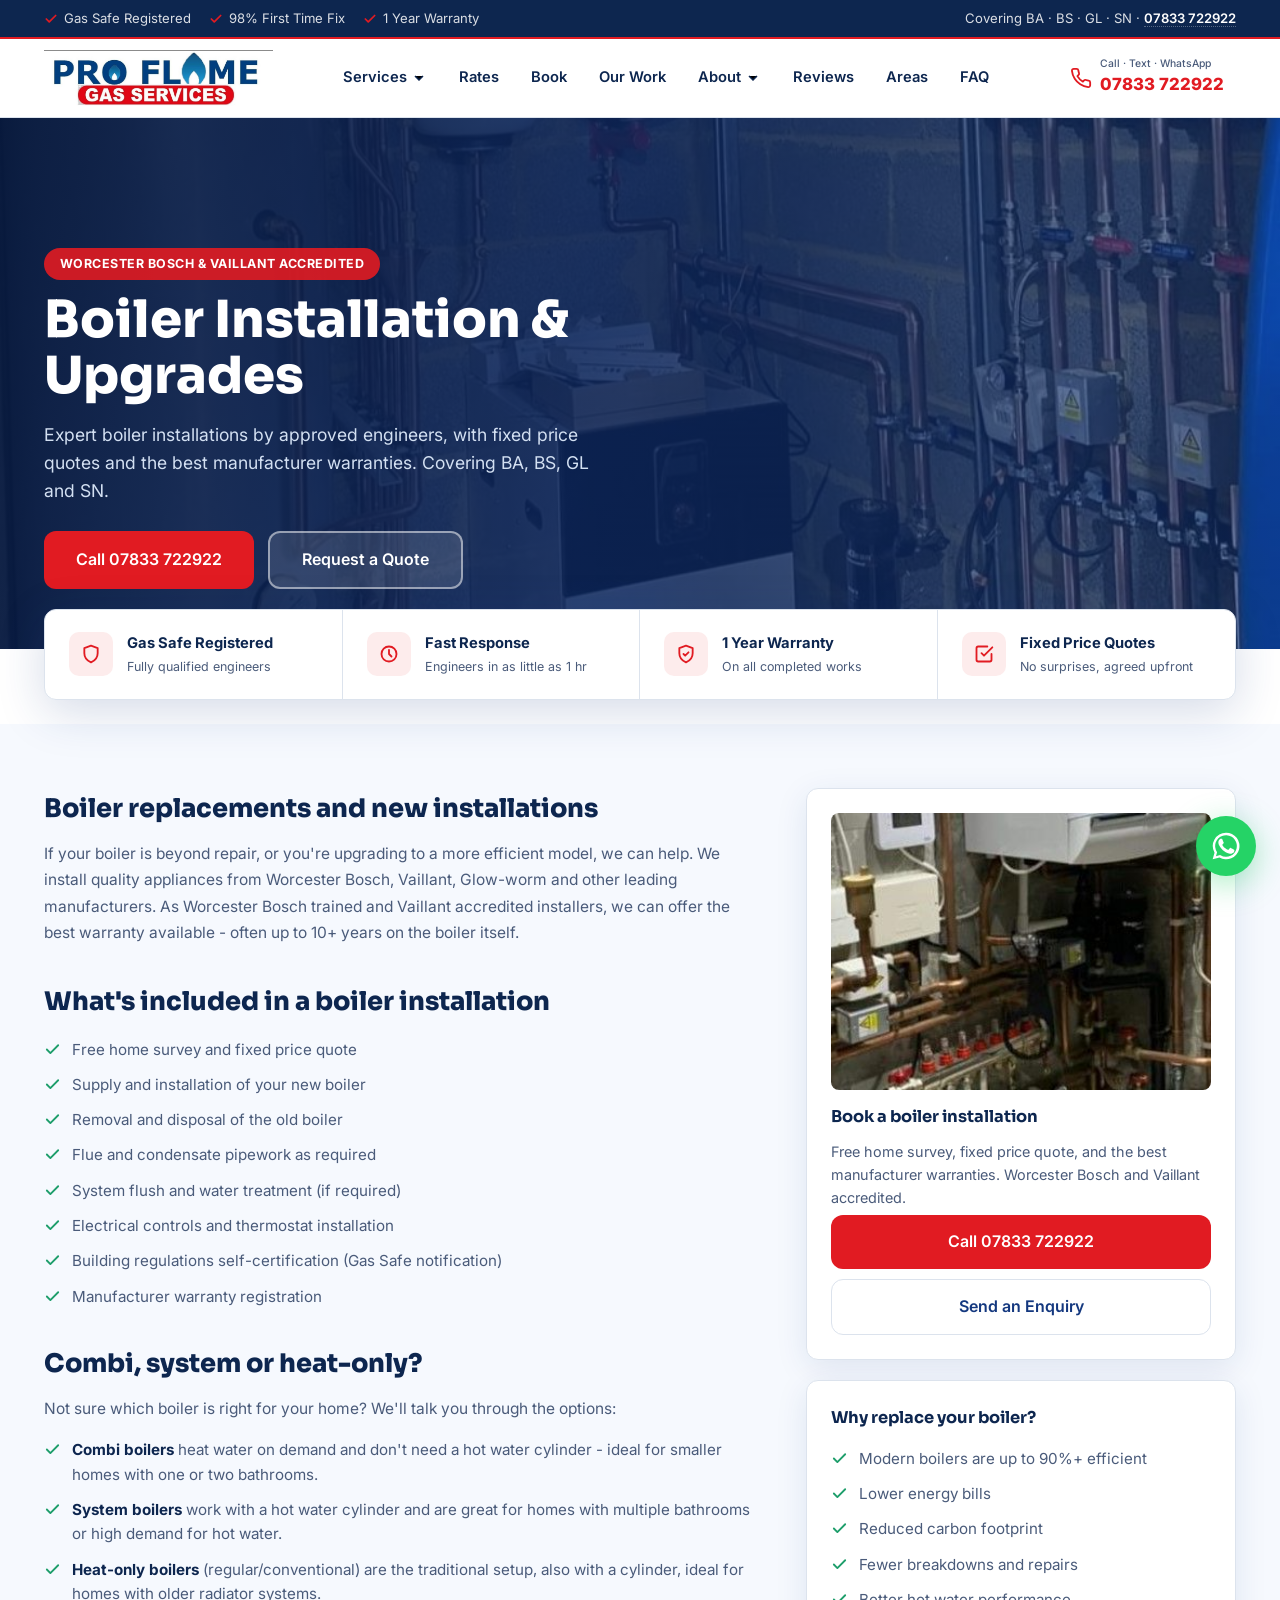
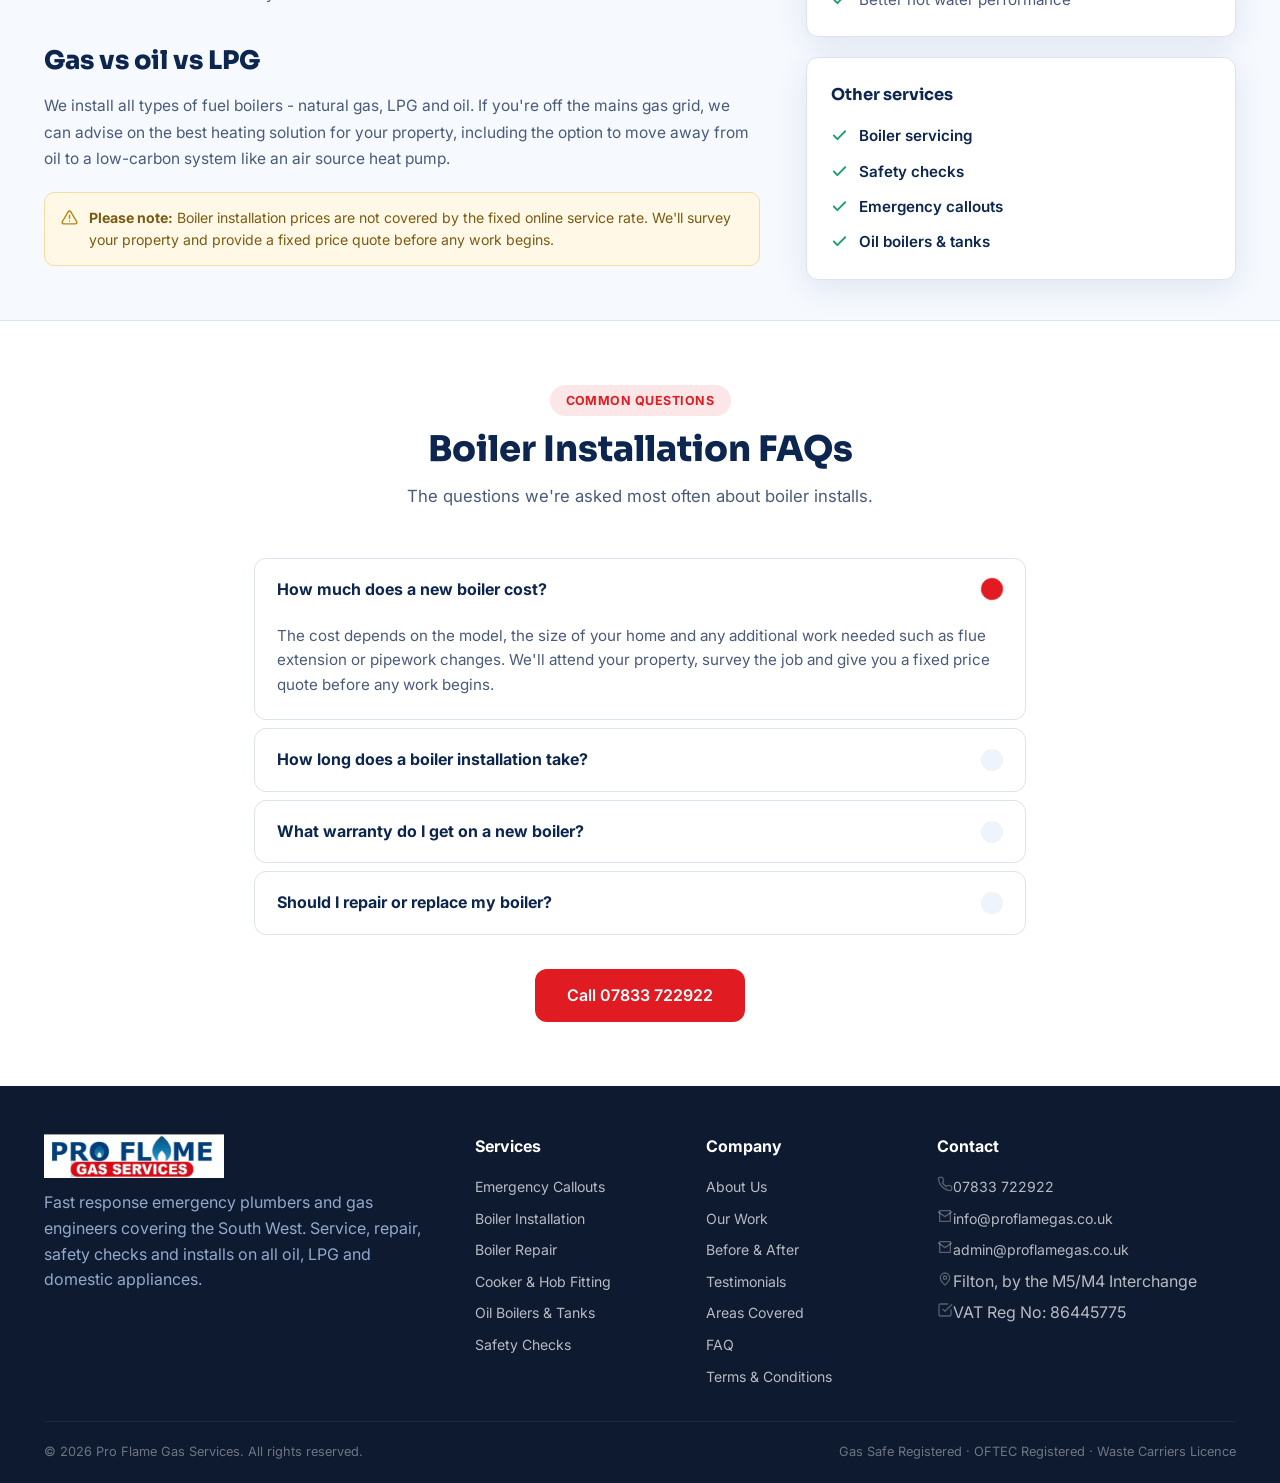
<file: boiler-installs.html>
<!DOCTYPE html>
<html lang="en-GB">
<head>
<meta charset="UTF-8">
<meta name="viewport" content="width=device-width, initial-scale=1.0">
<title>Boiler Installation &amp; Upgrades | Pro Flame Gas Services</title>
<meta name="description" content="Boiler installation and upgrades by Worcester Bosch trained and Vaillant accredited installers. Fixed price quotes, all work guaranteed. Covering BA, BS, GL and SN.">
<meta name="robots" content="index, follow">
<link rel="icon" href="assets/proflame-logo.jpg">
<link rel="preconnect" href="https://fonts.googleapis.com">
<link rel="preconnect" href="https://fonts.gstatic.com" crossorigin>
<link href="https://fonts.googleapis.com/css2?family=Sora:wght@600;700;800&family=Inter:wght@400;500;600;700;800&display=swap" rel="stylesheet">

<style>
/* ===== RESET & VARIABLES (from home page) ===== */
* {
    margin: 0;
    padding: 0;
    box-sizing: border-box;
}
:root {
    --navy: #14387f;
    --navy-deep: #0d264f;
    --red: #e11b22;
    --red-dark: #b8161c;
    --flame-light: #f5a623;
    --blue-soft: #eef3fc;
    --bg: #f6f9fe;
    --muted: #4a5b7a;
    --border: #dce3ed;
    --radius: 12px;
    --radius-sm: 8px;
    --shadow: 0 8px 32px rgba(20, 56, 127, 0.10);
    --shadow-hover: 0 12px 48px rgba(20, 56, 127, 0.18);
    --transition: 0.25s ease;
    --success: #1e9e6b;
}
html {
    scroll-behavior: smooth;
}
body {
    font-family: 'Inter', sans-serif;
    background: #fff;
    color: #1a2636;
    line-height: 1.6;
}
img {
    max-width: 100%;
    display: block;
}
a {
    text-decoration: none;
    color: inherit;
}
.wrap {
    max-width: 1240px;
    margin: 0 auto;
    padding: 0 24px;
}
.icon {
    width: 20px;
    height: 20px;
    flex-shrink: 0;
    fill: none;
    stroke: currentColor;
    stroke-width: 2;
    stroke-linecap: round;
    stroke-linejoin: round;
}
.btn {
    display: inline-flex;
    align-items: center;
    gap: 10px;
    padding: 14px 32px;
    border-radius: var(--radius);
    font-weight: 600;
    font-size: 1rem;
    border: none;
    cursor: pointer;
    transition: var(--transition);
    font-family: 'Inter', sans-serif;
    background: var(--navy);
    color: #fff;
}
.btn:hover {
    transform: translateY(-2px);
    box-shadow: var(--shadow-hover);
}
.btn-primary {
    background: var(--red);
    color: #fff;
}
.btn-primary:hover {
    background: var(--red-dark);
}
.btn-ghost {
    background: transparent;
    color: var(--navy);
    border: 2px solid var(--navy);
}
.btn-ghost:hover {
    background: var(--navy);
    color: #fff;
}
.btn-block {
    width: 100%;
    justify-content: center;
}
.btn-navy {
    background: var(--navy-deep);
    color: #fff;
}
.btn-navy:hover {
    background: var(--navy);
}
.btn-back {
    background: #fff;
    color: var(--navy);
    border: 1.5px solid var(--border);
}
.btn-back:hover {
    border-color: var(--navy);
    background: var(--blue-soft);
}
.eyebrow {
    display: inline-block;
    background: rgba(225, 27, 34, 0.10);
    color: var(--red);
    font-weight: 700;
    font-size: 0.78rem;
    letter-spacing: 0.04em;
    text-transform: uppercase;
    padding: 6px 16px;
    border-radius: 40px;
    margin-bottom: 12px;
}
.section-head {
    text-align: center;
    max-width: 720px;
    margin: 0 auto 48px;
}
.section-head h2 {
    font-family: 'Sora', sans-serif;
    font-size: 2.2rem;
    font-weight: 800;
    color: var(--navy-deep);
    line-height: 1.2;
    margin-bottom: 12px;
}
.section-head p {
    color: var(--muted);
    font-size: 1.05rem;
}

/* ===== TOP BAR ===== */
.topbar {
    background: var(--navy-deep);
    color: rgba(255, 255, 255, 0.85);
    font-size: 0.82rem;
    padding: 8px 0;
    border-bottom: 2px solid var(--red);
    position: relative;
    z-index: 60;
}
.topbar .wrap {
    display: flex;
    justify-content: space-between;
    align-items: center;
    flex-wrap: wrap;
    gap: 6px 16px;
}
.topbar .badges {
    display: flex;
    gap: 18px;
    flex-wrap: wrap;
}
.topbar .badges span {
    display: inline-flex;
    align-items: center;
    gap: 6px;
}
.topbar .badges .icon {
    width: 14px;
    height: 14px;
    stroke: var(--red);
    stroke-width: 3;
}
.topbar a {
    color: #fff;
    font-weight: 600;
    border-bottom: 1px dotted rgba(255, 255, 255, 0.3);
}
.topbar a:hover {
    border-bottom-color: #fff;
}

/* ===== HEADER / NAVBAR — STICKY (same as home) ===== */
header.site {
    position: sticky;
    top: 0;
    z-index: 1000;
    background: #fff;
    border-bottom: 1px solid var(--border);
    transition: box-shadow 0.3s, background 0.3s;
}
header.site.scrolled {
    box-shadow: 0 4px 24px rgba(20, 56, 127, 0.08);
    background: rgba(255, 255, 255, 0.97);
    backdrop-filter: blur(6px);
}
.header-inner {
    display: flex;
    align-items: center;
    justify-content: space-between;
    gap: 16px;
    padding: 10px 0;
    min-height: 78px;
}

/* — Logo (bigger) — */
.logo img {
    display: block;
    height: 56px;
    width: auto;
    transition: height 0.3s;
}
header.site.scrolled .logo img {
    height: 44px;
}

/* — Main nav (desktop) — */
nav.main {
    display: flex;
    align-items: center;
    gap: 4px;
}
nav.main>a,
nav.main .nav-item>a {
    padding: 8px 14px;
    font-weight: 600;
    font-size: 0.92rem;
    color: var(--navy-deep);
    border-radius: var(--radius-sm);
    transition: var(--transition);
    display: flex;
    align-items: center;
    gap: 4px;
    position: relative;
}
nav.main>a:hover,
nav.main .nav-item>a:hover {
    background: var(--blue-soft);
    color: var(--red);
}
.nav-caret {
    width: 16px;
    height: 16px;
    stroke: currentColor;
    stroke-width: 2.2;
}

/* — Dropdown — */
.nav-item {
    position: relative;
}
.nav-drop {
    position: absolute;
    top: calc(100% + 6px);
    left: 0;
    min-width: 220px;
    background: #fff;
    border-radius: var(--radius);
    box-shadow: var(--shadow);
    padding: 8px 0;
    opacity: 0;
    visibility: hidden;
    transform: translateY(6px);
    transition: var(--transition);
    border: 1px solid var(--border);
    pointer-events: none;
    z-index: 100;
}
.nav-item:hover .nav-drop {
    opacity: 1;
    visibility: visible;
    transform: translateY(0);
    pointer-events: auto;
}
.nav-drop a {
    display: flex;
    align-items: center;
    gap: 10px;
    padding: 10px 18px;
    font-size: 0.88rem;
    color: var(--navy-deep);
    transition: var(--transition);
    border-left: 3px solid transparent;
}
.nav-drop a:hover {
    background: var(--blue-soft);
    color: var(--red);
    border-left-color: var(--red);
}
.nav-drop .icon {
    width: 16px;
    height: 16px;
    opacity: 0.6;
}

/* — Header CTA — only phone number (no Book Now) — */
.header-cta {
    display: flex;
    align-items: center;
    gap: 12px;
    flex-shrink: 0;
}
.header-phone {
    display: flex;
    align-items: center;
    gap: 8px;
    color: var(--navy-deep);
    padding: 6px 12px;
    border-radius: var(--radius-sm);
    transition: var(--transition);
}
.header-phone:hover {
    background: var(--blue-soft);
}
.header-phone .txt small {
    display: block;
    font-size: 0.65rem;
    font-weight: 500;
    color: var(--muted);
    line-height: 1.2;
}
.header-phone .txt strong {
    font-size: 1.05rem;
    font-weight: 800;
    color: var(--red);
}
.header-phone .icon {
    stroke: var(--red);
    width: 22px;
    height: 22px;
}

/* — WhatsApp floating button — */
.whatsapp-float {
    position: fixed;
    bottom: 24px;
    right: 24px;
    z-index: 999;
    width: 60px;
    height: 60px;
    background: #25D366;
    border-radius: 50%;
    display: flex;
    align-items: center;
    justify-content: center;
    box-shadow: 0 8px 32px rgba(37, 211, 102, 0.4);
    transition: transform 0.3s ease, box-shadow 0.3s ease;
    animation: pulse-whatsapp 2.5s ease-in-out infinite;
}
.whatsapp-float:hover {
    transform: scale(1.08);
    box-shadow: 0 12px 48px rgba(37, 211, 102, 0.55);
}
.whatsapp-float .icon {
    width: 32px;
    height: 32px;
    stroke: none;
    fill: #fff;
}
@keyframes pulse-whatsapp {
    0% { box-shadow: 0 0 0 0 rgba(37, 211, 102, 0.4); }
    70% { box-shadow: 0 0 0 16px rgba(37, 211, 102, 0); }
    100% { box-shadow: 0 0 0 0 rgba(37, 211, 102, 0); }
}
@media (max-width: 600px) {
    .whatsapp-float {
        width: 52px;
        height: 52px;
        bottom: 16px;
        right: 16px;
    }
    .whatsapp-float .icon {
        width: 28px;
        height: 28px;
    }
}

/* — Hamburger (mobile) — */
.nav-toggle {
    display: none;
    flex-direction: column;
    gap: 5px;
    background: none;
    border: none;
    padding: 6px 4px;
    cursor: pointer;
    width: 34px;
    height: 34px;
    justify-content: center;
    align-items: center;
    border-radius: 6px;
    transition: background 0.2s;
}
.nav-toggle:hover {
    background: var(--blue-soft);
}
.nav-toggle span {
    display: block;
    width: 26px;
    height: 2.5px;
    background: var(--navy-deep);
    border-radius: 4px;
    transition: var(--transition);
    transform-origin: center;
}
.nav-toggle[aria-expanded="true"] span:nth-child(1) {
    transform: translateY(7px) rotate(45deg);
}
.nav-toggle[aria-expanded="true"] span:nth-child(2) {
    opacity: 0;
    transform: scaleX(0);
}
.nav-toggle[aria-expanded="true"] span:nth-child(3) {
    transform: translateY(-7px) rotate(-45deg);
}

/* ===== MOBILE NAV (collapsible groups) ===== */
.mobile-nav {
    display: none;
    background: #fff;
    border-top: 1px solid var(--border);
    padding: 8px 0 16px;
    flex-direction: column;
}
.mobile-nav.open {
    display: flex;
}
.mobile-nav .mn-group {
    border-bottom: 1px solid var(--border);
}
.mobile-nav .mn-parent {
    width: 100%;
    display: flex;
    align-items: center;
    justify-content: space-between;
    background: none;
    border: none;
    padding: 13px 16px;
    font-weight: 700;
    color: var(--navy-deep);
    font-size: 0.98rem;
    cursor: pointer;
    font-family: 'Inter', sans-serif;
    text-align: left;
    border-radius: var(--radius-sm);
    transition: var(--transition);
}
.mobile-nav .mn-parent:hover {
    background: var(--blue-soft);
}
.mn-caret {
    width: 18px;
    height: 18px;
    stroke: var(--navy);
    stroke-width: 2.4;
    fill: none;
    stroke-linecap: round;
    stroke-linejoin: round;
    transition: transform 0.25s;
}
.mn-group.open .mn-caret {
    transform: rotate(180deg);
}
.mn-submenu {
    display: none;
    background: var(--blue-soft);
    padding: 6px 8px 10px;
    border-radius: var(--radius-sm);
    margin: 0 8px 8px;
}
.mn-group.open .mn-submenu {
    display: block;
}
.mn-submenu a {
    display: block;
    padding: 10px 16px;
    margin-left: 20px;
    border-radius: var(--radius-sm);
    font-size: 0.9rem;
    color: var(--muted);
    font-weight: 500;
    border-left: 2px solid transparent;
}
.mn-submenu a:hover {
    background: #fff;
    color: var(--red);
    border-left-color: var(--red);
}
.mobile-nav a {
    padding: 12px 16px;
    font-weight: 600;
    color: var(--navy-deep);
    border-radius: var(--radius-sm);
    transition: var(--transition);
    font-size: 0.95rem;
    border-left: 3px solid transparent;
}
.mobile-nav a:hover {
    background: var(--blue-soft);
    color: var(--red);
    border-left-color: var(--red);
}
.mn-call {
    background: var(--red);
    color: #fff !important;
    text-align: center;
    font-weight: 800;
    margin-top: 8px;
    border-radius: var(--radius) !important;
    padding: 14px !important;
    border-left: none !important;
}
.mn-call:hover {
    background: var(--red-dark) !important;
    color: #fff !important;
}

/* ===== RESPONSIVE ===== */
@media (max-width: 1220px) {
    nav.main { display: none; }
    .nav-toggle { display: flex; }
    .header-phone .txt { display: none; }
    .logo img { height: 40px; }
    header.site.scrolled .logo img { height: 36px; }
}
@media (max-width: 640px) {
    .topbar .badges span:nth-child(2),
    .topbar .badges span:nth-child(3) { display: none; }
    .topbar .wrap { justify-content: center; font-size: 0.75rem; }
    .logo img { height: 34px; }
    header.site.scrolled .logo img { height: 30px; }
    .section-head h2 { font-size: 1.6rem; }
    .header-inner { min-height: 62px; padding: 6px 0; }
}
@media (max-width: 400px) {
    .topbar .badges span:first-child { font-size: 0.7rem; }
    .logo img { height: 28px; }
}

/* ============================================================
   SERVICE PAGE SPECIFIC STYLES
   ============================================================ */

/* Hero */
.svc-hero {
    position: relative;
    overflow: hidden;
    color: #fff;
    padding: 130px 0 60px;
    min-height: 420px;
}
.svc-hero-bg {
    position: absolute;
    inset: 0;
    background-image: url("assets/job-swindon.jpg");
    background-size: cover;
    background-position: center;
}
.svc-hero-bg::after {
    content: "";
    position: absolute;
    inset: 0;
    background: linear-gradient(100deg, rgba(8,26,63,0.95) 0%, rgba(12,37,89,0.88) 45%, rgba(20,56,127,0.55) 100%);
}
.svc-hero .wrap {
    position: relative;
    z-index: 2;
}
.svc-hero h1 {
    color: #fff;
    max-width: 660px;
    font-family: 'Sora', sans-serif;
    font-size: clamp(2rem, 4vw, 3.2rem);
    font-weight: 800;
    line-height: 1.1;
    margin-bottom: 16px;
}
.svc-hero p.lead {
    color: #d3e0f2;
    font-size: 1.1rem;
    max-width: 560px;
    margin-bottom: 0;
}
.svc-hero-ctas {
    display: flex;
    gap: 14px;
    flex-wrap: wrap;
    margin-top: 26px;
}
.svc-hero-ctas .btn-ghost {
    background: rgba(255,255,255,0.12);
    color: #fff;
    border: 2px solid rgba(255,255,255,0.5);
}
.svc-hero-ctas .btn-ghost:hover {
    background: rgba(255,255,255,0.25);
}

/* Trust Float Strip (same as home page) */
.trust-float {
    margin-top: -40px;
    margin-bottom: 24px;
    position: relative;
    z-index: 5;
}
.trust-float-grid {
    background: #fff;
    border-radius: var(--radius);
    box-shadow: var(--shadow-hover);
    display: grid;
    grid-template-columns: repeat(4, 1fr);
    border: 1px solid var(--border);
}
.trust-float-item {
    display: flex;
    align-items: center;
    gap: 14px;
    padding: 22px 24px;
    border-right: 1px solid var(--border);
}
.trust-float-item:last-child {
    border-right: none;
}
.trust-float-item .badge-ico {
    width: 44px;
    height: 44px;
    border-radius: 10px;
    background: #fdecec;
    color: var(--red);
    display: flex;
    align-items: center;
    justify-content: center;
    flex-shrink: 0;
}
.trust-float-item .badge-ico .icon {
    width: 20px;
    height: 20px;
    stroke-width: 2.2;
}
.trust-float-item h3 {
    font-size: 0.92rem;
    margin: 0 0 2px;
    color: var(--navy-deep);
}
.trust-float-item p {
    margin: 0;
    font-size: 0.78rem;
    color: var(--muted);
}
@media (max-width: 900px) {
    .trust-float { margin-top: -24px; }
    .trust-float-grid { grid-template-columns: 1fr 1fr; }
    .trust-float-item { border-right: none; border-bottom: 1px solid var(--border); padding: 16px 18px; }
}
@media (max-width: 560px) {
    .trust-float-grid { grid-template-columns: 1fr; }
}

/* Main content */
.svc-body {
    background: var(--bg);
    padding: 64px 0 40px;
}
.svc-grid {
    display: grid;
    grid-template-columns: 1.25fr 0.75fr;
    gap: 46px;
    align-items: start;
}
@media (max-width: 900px) {
    .svc-grid { grid-template-columns: 1fr; }
}
.svc-copy h2 {
    font-family: 'Sora', sans-serif;
    font-size: 1.6rem;
    font-weight: 800;
    color: var(--navy-deep);
    margin-top: 34px;
    margin-bottom: 12px;
}
.svc-copy h2:first-child {
    margin-top: 0;
}
.svc-copy p {
    font-size: 0.97rem;
    line-height: 1.7;
    color: var(--muted);
}
.svc-list {
    list-style: none;
    padding: 0;
    margin: 16px 0 0;
    display: flex;
    flex-direction: column;
    gap: 11px;
}
.svc-list li {
    position: relative;
    padding-left: 28px;
    font-size: 0.95rem;
    color: var(--muted);
    line-height: 1.6;
}
.svc-list li .icon {
    position: absolute;
    left: 0;
    top: 3px;
    width: 17px;
    height: 17px;
    color: var(--success);
    stroke-width: 2.6;
}
.svc-list li strong {
    color: var(--navy-deep);
}
.svc-list a {
    color: var(--navy-deep);
    font-weight: 600;
}
.svc-list a:hover {
    color: var(--red);
}

.svc-note {
    display: flex;
    gap: 11px;
    align-items: flex-start;
    padding: 14px 16px;
    border-radius: 10px;
    background: #fff8e6;
    border: 1px solid #f2dda4;
    font-size: 0.88rem;
    color: #7a5b12;
    line-height: 1.55;
    margin-top: 20px;
}
.svc-note .icon {
    width: 17px;
    height: 17px;
    color: #b8860b;
    flex-shrink: 0;
    margin-top: 2px;
}

/* Sidebar */
.svc-aside {
    position: sticky;
    top: 110px;
    display: flex;
    flex-direction: column;
    gap: 20px;
}
@media (max-width: 900px) {
    .svc-aside { position: static; }
}
.svc-card {
    background: #fff;
    border: 1px solid var(--border);
    border-radius: var(--radius);
    box-shadow: var(--shadow);
    padding: 24px;
}
.svc-card h3 {
    font-family: 'Sora', sans-serif;
    font-size: 1.02rem;
    color: var(--navy-deep);
    margin-bottom: 10px;
}
.svc-card img {
    width: 100%;
    border-radius: var(--radius-sm);
    margin-bottom: 14px;
}
.svc-card .btn-block {
    margin-top: 6px;
}

/* FAQ (same as home) */
.faq-list {
    max-width: 820px;
    margin: 0 auto;
    display: flex;
    flex-direction: column;
    gap: 8px;
}
.faq-item {
    border: 1px solid var(--border);
    border-radius: var(--radius);
    overflow: hidden;
    background: #fff;
    transition: var(--transition);
}
.faq-item:hover {
    border-color: var(--navy);
}
.faq-item summary {
    padding: 18px 22px;
    font-weight: 700;
    font-size: 1rem;
    color: var(--navy-deep);
    cursor: pointer;
    list-style: none;
    display: flex;
    justify-content: space-between;
    align-items: center;
    gap: 16px;
    transition: var(--transition);
}
.faq-item summary::-webkit-details-marker {
    display: none;
}
.faq-item .plus {
    flex-shrink: 0;
    width: 22px;
    height: 22px;
    border-radius: 50%;
    background: var(--blue-soft);
    display: flex;
    align-items: center;
    justify-content: center;
    transition: var(--transition);
    font-size: 1.2rem;
    font-weight: 300;
    color: var(--navy);
}
.faq-item[open] .plus {
    transform: rotate(45deg);
    background: var(--red);
    color: #fff;
}
.faq-item p {
    padding: 4px 22px 22px;
    color: var(--muted);
    font-size: 0.95rem;
}

/* ===== FOOTER (same as home) ===== */
footer.site {
    background: #0d1a30;
    color: rgba(255, 255, 255, 0.7);
    padding: 48px 0 20px;
}
.footer-grid {
    display: grid;
    grid-template-columns: 2fr 1fr 1fr 1.5fr;
    gap: 32px;
    padding-bottom: 32px;
    border-bottom: 1px solid rgba(255, 255, 255, 0.06);
}
.footer-grid .flogo {
    height: 44px;
    width: auto;
    margin-bottom: 12px;
}
.footer-grid h4 {
    color: #fff;
    font-weight: 700;
    font-size: 1rem;
    margin-bottom: 14px;
}
.footer-grid ul {
    list-style: none;
    display: flex;
    flex-direction: column;
    gap: 6px;
}
.footer-grid ul li a {
    font-size: 0.88rem;
    transition: var(--transition);
    display: inline-flex;
    align-items: center;
    gap: 6px;
}
.footer-grid ul li a:hover {
    color: #fff;
}
.footer-grid ul li .icon {
    width: 16px;
    height: 16px;
    stroke: rgba(255, 255, 255, 0.3);
    flex-shrink: 0;
}
.footer-bottom {
    padding-top: 20px;
    display: flex;
    justify-content: space-between;
    flex-wrap: wrap;
    gap: 8px 16px;
    font-size: 0.8rem;
    color: rgba(255, 255, 255, 0.4);
}
@media (max-width: 820px) {
    .footer-grid { grid-template-columns: 1fr 1fr; }
}
@media (max-width: 480px) {
    .footer-grid { grid-template-columns: 1fr; }
}
</style>

<script type="application/ld+json">
{
  "@context": "https://schema.org",
  "@type": "FAQPage",
  "mainEntity": [
    {"@type":"Question","name":"How much does a new boiler cost?","acceptedAnswer":{"@type":"Answer","text":"The cost of a new boiler depends on the model, the size of your home and any additional work needed such as a flue extension or pipework changes. We'll attend your property, survey the job and give you a fixed price quote before any work begins."}},
    {"@type":"Question","name":"How long does a boiler installation take?","acceptedAnswer":{"@type":"Answer","text":"A straightforward like-for-like swap usually takes one day. More complex installations, such as moving the boiler to a new location or converting from a back boiler to a combi, can take two to three days."}},
    {"@type":"Question","name":"What warranty do I get on a new boiler?","acceptedAnswer":{"@type":"Answer","text":"New boilers come with a manufacturer's warranty which can range from 2 to 10+ years depending on the brand and model. Worcester Bosch and Vaillant boilers we install can carry extended warranties when serviced annually by a registered engineer."}},
    {"@type":"Question","name":"Should I repair or replace my boiler?","acceptedAnswer":{"@type":"Answer","text":"If your boiler is over 10 years old and frequently breaks down, a replacement is usually the better long-term option. We'll give you an honest assessment of whether your boiler is worth repairing before recommending a replacement."}}
  ]
}
</script>
</head>
<body>

<!-- TOP BAR -->
<div class="topbar">
  <div class="wrap">
    <div class="badges">
      <span><svg class="icon" viewBox="0 0 24 24"><path d="M20 6 9 17l-5-5"/></svg> Gas Safe Registered</span>
      <span><svg class="icon" viewBox="0 0 24 24"><path d="M20 6 9 17l-5-5"/></svg> 98% First Time Fix</span>
      <span><svg class="icon" viewBox="0 0 24 24"><path d="M20 6 9 17l-5-5"/></svg> 1 Year Warranty</span>
    </div>
    <div>Covering BA · BS · GL · SN · <a href="tel:+447833722922">07833 722922</a></div>
  </div>
</div>

<!-- HEADER (sticky) -->
<header class="site" id="siteHeader">
  <div class="wrap">
    <div class="header-inner">
      <!-- LOGO — bigger -->
      <a class="logo" href="index.html">
        <img src="assets/proflame-logo-new.png" alt="Pro Flame Gas Services South West" style="height:56px;width:auto;">
      </a>

      <!-- DESKTOP NAV -->
      <nav class="main">
        <div class="nav-item">
          <a href="index.html#services">Services <svg class="nav-caret" viewBox="0 0 24 24"><path d="M6 9l6 6 6-6"/></svg></a>
          <div class="nav-drop">
            <a href="index.html#services"><svg class="icon" viewBox="0 0 24 24"><path d="M5 12h14M13 6l6 6-6 6"/></svg>All Services</a>
            <a href="oil-boilers-tanks.html"><svg class="icon" viewBox="0 0 24 24"><path d="M5 12h14M13 6l6 6-6 6"/></svg>Oil Boilers &amp; Tanks</a>
            <a href="index.html#services"><svg class="icon" viewBox="0 0 24 24"><path d="M5 12h14M13 6l6 6-6 6"/></svg>LPG Appliances</a>
            <a href="index.html#services"><svg class="icon" viewBox="0 0 24 24"><path d="M5 12h14M13 6l6 6-6 6"/></svg>Safety Checks</a>
            <a href="index.html#services"><svg class="icon" viewBox="0 0 24 24"><path d="M5 12h14M13 6l6 6-6 6"/></svg>Boiler Swaps</a>
          </div>
        </div>
        <a href="index.html#pricing">Rates</a>
        <a href="booking.php?t=S">Book</a>
        <a href="index.html#our-work">Our Work</a>
        <div class="nav-item">
          <a href="index.html#about">About <svg class="nav-caret" viewBox="0 0 24 24"><path d="M6 9l6 6 6-6"/></svg></a>
          <div class="nav-drop">
            <a href="index.html#about"><svg class="icon" viewBox="0 0 24 24"><path d="M5 12h14M13 6l6 6-6 6"/></svg>About Us</a>
            <a href="boiler-servicing.html"><svg class="icon" viewBox="0 0 24 24"><path d="M5 12h14M13 6l6 6-6 6"/></svg>Boiler Servicing</a>
            <a href="boiler-installs.html"><svg class="icon" viewBox="0 0 24 24"><path d="M5 12h14M13 6l6 6-6 6"/></svg>Boiler Installs</a>
            <a href="safety-checks.html"><svg class="icon" viewBox="0 0 24 24"><path d="M5 12h14M13 6l6 6-6 6"/></svg>Safety Checks</a>
            <a href="emergency-callouts.html"><svg class="icon" viewBox="0 0 24 24"><path d="M5 12h14M13 6l6 6-6 6"/></svg>Emergency Callouts</a>
            <a href="oil-boilers-tanks.html"><svg class="icon" viewBox="0 0 24 24"><path d="M5 12h14M13 6l6 6-6 6"/></svg>Oil Boilers &amp; Tanks</a>
          </div>
        </div>
        <a href="index.html#reviews">Reviews</a>
        <a href="index.html#coverage">Areas</a>
        <a href="index.html#faq">FAQ</a>
      </nav>

      <!-- HEADER CTA — only phone number (no Book Now) -->
      <div class="header-cta">
        <a href="tel:+447833722922" class="header-phone">
          <svg class="icon" viewBox="0 0 24 24"><path d="M22 16.92v3a2 2 0 0 1-2.18 2 19.79 19.79 0 0 1-8.63-3.07 19.5 19.5 0 0 1-6-6 19.79 19.79 0 0 1-3.07-8.67A2 2 0 0 1 4.11 2h3a2 2 0 0 1 2 1.72c.127.96.361 1.903.7 2.81a2 2 0 0 1-.45 2.11L8.09 9.91a16 16 0 0 0 6 6l1.27-1.27a2 2 0 0 1 2.11-.45c.907.339 1.85.573 2.81.7A2 2 0 0 1 22 16.92z"/></svg>
          <div class="txt"><small>Call · Text · WhatsApp</small><strong>07833 722922</strong></div>
        </a>

        <!-- HAMBURGER -->
        <button class="nav-toggle" type="button" aria-label="Open menu" aria-expanded="false" aria-controls="mobile-nav">
          <span></span><span></span><span></span>
        </button>
      </div>
    </div>

    <!-- MOBILE NAV (collapsible groups) -->
    <nav class="mobile-nav" id="mobile-nav">
      <div class="mn-group">
        <button class="mn-parent" type="button" aria-expanded="false">Services <svg class="mn-caret" viewBox="0 0 24 24"><path d="M6 9l6 6 6-6"/></svg></button>
        <div class="mn-submenu">
          <a href="oil-boilers-tanks.html">Oil Boilers &amp; Tanks</a>
          <a href="index.html#services">LPG Appliances</a>
          <a href="index.html#services">Safety Checks</a>
          <a href="index.html#services">Boiler Swaps</a>
        </div>
      </div>
      <a href="index.html#pricing">Callout Rates</a>
      <a href="booking.php?t=S">Book Online</a>
      <a href="index.html#our-work">Our Work</a>
      <div class="mn-group">
        <button class="mn-parent" type="button" aria-expanded="false">About Us <svg class="mn-caret" viewBox="0 0 24 24"><path d="M6 9l6 6 6-6"/></svg></button>
        <div class="mn-submenu">
          <a href="boiler-servicing.html">Boiler Servicing</a>
          <a href="boiler-installs.html">Boiler Installs</a>
          <a href="safety-checks.html">Safety Checks</a>
          <a href="emergency-callouts.html">Emergency Callouts</a>
          <a href="oil-boilers-tanks.html">Oil Boilers &amp; Tanks</a>
        </div>
      </div>
      <a href="index.html#reviews">Reviews</a>
      <a href="index.html#coverage">Areas Covered</a>
      <a href="index.html#faq">FAQ</a>
      <a href="terms.html">Terms &amp; Conditions</a>
      <a class="mn-call" href="tel:+447833722922">Call 07833 722922</a>
    </nav>
  </div>
</header>

<!-- HERO -->
<section class="svc-hero">
  <div class="svc-hero-bg"></div>
  <div class="wrap">
    <span class="eyebrow" style="background:rgba(225,27,34,0.9);color:#fff;">Worcester Bosch &amp; Vaillant Accredited</span>
    <h1>Boiler Installation &amp; Upgrades</h1>
    <p class="lead">Expert boiler installations by approved engineers, with fixed price quotes and the best manufacturer warranties. Covering BA, BS, GL and SN.</p>
    <div class="svc-hero-ctas">
      <a href="tel:+447833722922" class="btn btn-primary">Call 07833 722922</a>
      <a href="index.html#bookingForm" class="btn btn-ghost">Request a Quote</a>
    </div>
  </div>
</section>

<!-- TRUST FLOAT (same as home) -->
<div class="trust-float wrap">
  <div class="trust-float-grid">
    <div class="trust-float-item">
      <span class="badge-ico"><svg class="icon" viewBox="0 0 24 24"><path d="M12 2 4 5v6c0 5 3.5 9 8 11 4.5-2 8-6 8-11V5l-8-3z"/></svg></span>
      <div><h3>Gas Safe Registered</h3><p>Fully qualified engineers</p></div>
    </div>
    <div class="trust-float-item">
      <span class="badge-ico"><svg class="icon" viewBox="0 0 24 24"><circle cx="12" cy="12" r="9"/><path d="M12 7v5l3 3"/></svg></span>
      <div><h3>Fast Response</h3><p>Engineers in as little as 1 hr</p></div>
    </div>
    <div class="trust-float-item">
      <span class="badge-ico"><svg class="icon" viewBox="0 0 24 24"><path d="M12 2 4 5v6c0 5 3.5 9 8 11 4.5-2 8-6 8-11V5l-8-3z"/><path d="M9 12l2 2 4-4"/></svg></span>
      <div><h3>1 Year Warranty</h3><p>On all completed works</p></div>
    </div>
    <div class="trust-float-item">
      <span class="badge-ico"><svg class="icon" viewBox="0 0 24 24"><path d="M9 11l3 3L22 4"/><path d="M21 12v7a2 2 0 0 1-2 2H5a2 2 0 0 1-2-2V5a2 2 0 0 1 2-2h11"/></svg></span>
      <div><h3>Fixed Price Quotes</h3><p>No surprises, agreed upfront</p></div>
    </div>
  </div>
</div>

<!-- MAIN CONTENT -->
<section class="svc-body">
  <div class="wrap svc-grid">
    <div class="svc-copy">
      <h2>Boiler replacements and new installations</h2>
      <p>If your boiler is beyond repair, or you're upgrading to a more efficient model, we can help. We install quality appliances from Worcester Bosch, Vaillant, Glow-worm and other leading manufacturers. As Worcester Bosch trained and Vaillant accredited installers, we can offer the best warranty available - often up to 10+ years on the boiler itself.</p>

      <h2>What's included in a boiler installation</h2>
      <ul class="svc-list">
        <li><svg class="icon" viewBox="0 0 24 24"><path d="M20 6 9 17l-5-5"/></svg>Free home survey and fixed price quote</li>
        <li><svg class="icon" viewBox="0 0 24 24"><path d="M20 6 9 17l-5-5"/></svg>Supply and installation of your new boiler</li>
        <li><svg class="icon" viewBox="0 0 24 24"><path d="M20 6 9 17l-5-5"/></svg>Removal and disposal of the old boiler</li>
        <li><svg class="icon" viewBox="0 0 24 24"><path d="M20 6 9 17l-5-5"/></svg>Flue and condensate pipework as required</li>
        <li><svg class="icon" viewBox="0 0 24 24"><path d="M20 6 9 17l-5-5"/></svg>System flush and water treatment (if required)</li>
        <li><svg class="icon" viewBox="0 0 24 24"><path d="M20 6 9 17l-5-5"/></svg>Electrical controls and thermostat installation</li>
        <li><svg class="icon" viewBox="0 0 24 24"><path d="M20 6 9 17l-5-5"/></svg>Building regulations self-certification (Gas Safe notification)</li>
        <li><svg class="icon" viewBox="0 0 24 24"><path d="M20 6 9 17l-5-5"/></svg>Manufacturer warranty registration</li>
      </ul>

      <h2>Combi, system or heat-only?</h2>
      <p>Not sure which boiler is right for your home? We'll talk you through the options:</p>
      <ul class="svc-list">
        <li><svg class="icon" viewBox="0 0 24 24"><path d="M20 6 9 17l-5-5"/></svg><strong>Combi boilers</strong> heat water on demand and don't need a hot water cylinder - ideal for smaller homes with one or two bathrooms.</li>
        <li><svg class="icon" viewBox="0 0 24 24"><path d="M20 6 9 17l-5-5"/></svg><strong>System boilers</strong> work with a hot water cylinder and are great for homes with multiple bathrooms or high demand for hot water.</li>
        <li><svg class="icon" viewBox="0 0 24 24"><path d="M20 6 9 17l-5-5"/></svg><strong>Heat-only boilers</strong> (regular/conventional) are the traditional setup, also with a cylinder, ideal for homes with older radiator systems.</li>
      </ul>

      <h2>Gas vs oil vs LPG</h2>
      <p>We install all types of fuel boilers - natural gas, LPG and oil. If you're off the mains gas grid, we can advise on the best heating solution for your property, including the option to move away from oil to a low-carbon system like an air source heat pump.</p>

      <div class="svc-note">
        <svg class="icon" viewBox="0 0 24 24"><path d="M10.29 3.86 1.82 18a2 2 0 0 0 1.71 3h16.94a2 2 0 0 0 1.71-3L13.71 3.86a2 2 0 0 0-3.42 0z"/><path d="M12 9v4M12 17h.01"/></svg>
        <span><strong>Please note:</strong> Boiler installation prices are not covered by the fixed online service rate. We'll survey your property and provide a fixed price quote before any work begins.</span>
      </div>
    </div>

    <aside class="svc-aside">
      <div class="svc-card">
        <img src="assets/job-highbridge.jpg" alt="New heating system installation in Highbridge">
        <h3>Book a boiler installation</h3>
        <p style="font-size:0.9rem;color:var(--muted);">Free home survey, fixed price quote, and the best manufacturer warranties. Worcester Bosch and Vaillant accredited.</p>
        <a href="tel:+447833722922" class="btn btn-primary btn-block">Call 07833 722922</a>
        <a href="index.html#bookingForm" class="btn btn-back btn-block" style="margin-top:10px;">Send an Enquiry</a>
      </div>

      <div class="svc-card">
        <h3>Why replace your boiler?</h3>
        <ul class="svc-list">
          <li><svg class="icon" viewBox="0 0 24 24"><path d="M20 6 9 17l-5-5"/></svg>Modern boilers are up to 90%+ efficient</li>
          <li><svg class="icon" viewBox="0 0 24 24"><path d="M20 6 9 17l-5-5"/></svg>Lower energy bills</li>
          <li><svg class="icon" viewBox="0 0 24 24"><path d="M20 6 9 17l-5-5"/></svg>Reduced carbon footprint</li>
          <li><svg class="icon" viewBox="0 0 24 24"><path d="M20 6 9 17l-5-5"/></svg>Fewer breakdowns and repairs</li>
          <li><svg class="icon" viewBox="0 0 24 24"><path d="M20 6 9 17l-5-5"/></svg>Better hot water performance</li>
        </ul>
      </div>

      <div class="svc-card">
        <h3>Other services</h3>
        <ul class="svc-list">
          <li><svg class="icon" viewBox="0 0 24 24"><path d="M20 6 9 17l-5-5"/></svg><a href="boiler-servicing.html">Boiler servicing</a></li>
          <li><svg class="icon" viewBox="0 0 24 24"><path d="M20 6 9 17l-5-5"/></svg><a href="safety-checks.html">Safety checks</a></li>
          <li><svg class="icon" viewBox="0 0 24 24"><path d="M20 6 9 17l-5-5"/></svg><a href="emergency-callouts.html">Emergency callouts</a></li>
          <li><svg class="icon" viewBox="0 0 24 24"><path d="M20 6 9 17l-5-5"/></svg><a href="oil-boilers-tanks.html">Oil boilers &amp; tanks</a></li>
        </ul>
      </div>
    </aside>
  </div>
</section>

<!-- FAQ -->
<section style="background:#fff;border-top:1px solid var(--border);padding:64px 0;">
  <div class="wrap" style="max-width:820px;">
    <div class="section-head">
      <span class="eyebrow">Common Questions</span>
      <h2>Boiler Installation FAQs</h2>
      <p>The questions we're asked most often about boiler installs.</p>
    </div>
    <div class="faq-list">
      <details class="faq-item" open>
        <summary>How much does a new boiler cost? <span class="plus"></span></summary>
        <p>The cost depends on the model, the size of your home and any additional work needed such as flue extension or pipework changes. We'll attend your property, survey the job and give you a fixed price quote before any work begins.</p>
      </details>
      <details class="faq-item">
        <summary>How long does a boiler installation take? <span class="plus"></span></summary>
        <p>A straightforward like-for-like swap usually takes one day. More complex installations, such as moving the boiler to a new location, can take two to three days.</p>
      </details>
      <details class="faq-item">
        <summary>What warranty do I get on a new boiler? <span class="plus"></span></summary>
        <p>New boilers come with a manufacturer's warranty which can range from 2 to 10+ years depending on the brand and model. Worcester Bosch and Vaillant boilers we install can carry extended warranties when serviced annually by a registered engineer.</p>
      </details>
      <details class="faq-item">
        <summary>Should I repair or replace my boiler? <span class="plus"></span></summary>
        <p>If your boiler is over 10 years old and frequently breaks down, a replacement is usually the better long-term option. We'll give you an honest assessment of whether your boiler is worth repairing before recommending a replacement.</p>
      </details>
    </div>
    <div style="text-align:center;margin-top:34px;">
      <a href="tel:+447833722922" class="btn btn-primary">Call 07833 722922</a>
    </div>
  </div>
</section>

<!-- FOOTER -->
<footer class="site">
  <div class="wrap">
    <div class="footer-grid">
      <div>
        <img class="flogo" src="assets/proflame-logo-new.png" alt="Pro Flame Gas Services South West">
        <p style="color:#93a9cb;">Fast response emergency plumbers and gas engineers covering the South West. Service, repair, safety checks and installs on all oil, LPG and domestic appliances.</p>
      </div>
      <div>
        <h4>Services</h4>
        <ul>
          <li><a href="index.html#services">Emergency Callouts</a></li>
          <li><a href="index.html#services">Boiler Installation</a></li>
          <li><a href="index.html#services">Boiler Repair</a></li>
          <li><a href="index.html#services">Cooker &amp; Hob Fitting</a></li>
          <li><a href="oil-boilers-tanks.html">Oil Boilers &amp; Tanks</a></li>
          <li><a href="index.html#services">Safety Checks</a></li>
        </ul>
      </div>
      <div>
        <h4>Company</h4>
        <ul>
          <li><a href="index.html#about">About Us</a></li>
          <li><a href="index.html#our-work">Our Work</a></li>
          <li><a href="index.html#before-after">Before &amp; After</a></li>
          <li><a href="index.html#reviews">Testimonials</a></li>
          <li><a href="index.html#coverage">Areas Covered</a></li>
          <li><a href="index.html#faq">FAQ</a></li>
          <li><a href="terms.html">Terms &amp; Conditions</a></li>
        </ul>
      </div>
      <div>
        <h4>Contact</h4>
        <ul>
          <li><svg class="icon" viewBox="0 0 24 24"><path d="M22 16.92v3a2 2 0 0 1-2.18 2 19.79 19.79 0 0 1-8.63-3.07 19.5 19.5 0 0 1-6-6 19.79 19.79 0 0 1-3.07-8.67A2 2 0 0 1 4.11 2h3a2 2 0 0 1 2 1.72c.127.96.361 1.903.7 2.81a2 2 0 0 1-.45 2.11L8.09 9.91a16 16 0 0 0 6 6l1.27-1.27a2 2 0 0 1 2.11-.45c.907.339 1.85.573 2.81.7A2 2 0 0 1 22 16.92z"/></svg><a href="tel:+447833722922">07833 722922</a></li>
          <li><svg class="icon" viewBox="0 0 24 24"><path d="M4 4h16v16H4z"/><path d="m22 6-10 7L2 6"/></svg><a href="mailto:info@proflamegas.co.uk">info@proflamegas.co.uk</a></li>
          <li><svg class="icon" viewBox="0 0 24 24"><path d="M4 4h16v16H4z"/><path d="m22 6-10 7L2 6"/></svg><a href="mailto:admin@proflamegas.co.uk">admin@proflamegas.co.uk</a></li>
          <li><svg class="icon" viewBox="0 0 24 24"><path d="M12 21s-7-6.1-7-11a7 7 0 0 1 14 0c0 4.9-7 11-7 11z"/><circle cx="12" cy="10" r="2.5"/></svg>Filton, by the M5/M4 Interchange</li>
          <li><svg class="icon" viewBox="0 0 24 24"><path d="M9 11l3 3L22 4"/><path d="M21 12v7a2 2 0 0 1-2 2H5a2 2 0 0 1-2-2V5a2 2 0 0 1 2-2h11"/></svg>VAT Reg No: 86445775</li>
        </ul>
      </div>
    </div>
    <div class="footer-bottom">
      <span>© 2026 Pro Flame Gas Services. All rights reserved.</span>
      <span>Gas Safe Registered · OFTEC Registered · Waste Carriers Licence</span>
    </div>
  </div>
</footer>

<!-- FLOATING WHATSAPP BUTTON -->
<a href="https://wa.me/447833722922?text=Hi%20Pro%20Flame%20Gas%20Services%2C%20I%20need%20a%20boiler%20installation%20quote." target="_blank" rel="noopener noreferrer" class="whatsapp-float" aria-label="Contact on WhatsApp">
  <svg class="icon" viewBox="0 0 24 24">
    <path d="M17.47 14.38c-.29-.15-1.7-.84-1.96-.93-.26-.1-.46-.15-.65.15-.2.29-.75.93-.92 1.12-.17.2-.34.22-.63.08-.29-.15-1.22-.45-2.33-1.44-.86-.77-1.44-1.72-1.61-2.01-.17-.29-.02-.45.13-.6.13-.13.29-.34.44-.51.15-.17.2-.29.29-.49.1-.2.05-.37-.02-.51-.08-.15-.65-1.58-.9-2.16-.24-.58-.48-.5-.65-.5-.17-.01-.37-.01-.56-.01-.2 0-.52.07-.79.37-.27.29-1.04 1.02-1.04 2.48s1.07 2.87 1.22 3.07c.15.2 2.1 3.2 5.08 4.49.71.31 1.26.49 1.69.62.71.23 1.36.2 1.87.12.57-.08 1.7-.7 1.94-1.37.24-.68.24-1.25.17-1.37-.07-.12-.26-.2-.55-.34z"/>
    <path d="M12 2a10 10 0 00-8.6 15.03L2 22l5.11-1.34A10 10 0 1012 2zm0 18.13a8.09 8.09 0 01-4.14-1.13l-.3-.18-3.08.81.82-3-.19-.31A8.13 8.13 0 1112 20.13z"/>
  </svg>
</a>

<script>
// Mobile menu
(function() {
  var btn = document.querySelector('.nav-toggle');
  var panel = document.getElementById('mobile-nav');
  if (!btn || !panel) return;

  function close() {
    panel.classList.remove('open');
    btn.setAttribute('aria-expanded', 'false');
    btn.setAttribute('aria-label', 'Open menu');
  }
  btn.addEventListener('click', function() {
    var open = panel.classList.toggle('open');
    btn.setAttribute('aria-expanded', open ? 'true' : 'false');
    btn.setAttribute('aria-label', open ? 'Close menu' : 'Open menu');
  });
  panel.addEventListener('click', function(e) {
    if (e.target.tagName === 'A') close();
  });
  document.addEventListener('keydown', function(e) {
    if (e.key === 'Escape') close();
  });
  window.addEventListener('resize', function() {
    if (window.innerWidth > 1220) close();
  });

  // Collapsible groups
  document.querySelectorAll('.mn-parent').forEach(function(btn) {
    btn.addEventListener('click', function(e) {
      e.stopPropagation();
      var group = btn.parentElement;
      var isOpen = group.classList.contains('open');
      document.querySelectorAll('.mn-group.open').forEach(function(g) {
        g.classList.remove('open');
        g.querySelector('.mn-parent').setAttribute('aria-expanded', 'false');
      });
      if (!isOpen) {
        group.classList.add('open');
        btn.setAttribute('aria-expanded', 'true');
      }
    });
  });
})();

// Sticky header
(function() {
  var header = document.getElementById('siteHeader');
  if (!header) return;
  function onScroll() {
    if (window.scrollY > 60) { header.classList.add('scrolled'); }
    else { header.classList.remove('scrolled'); }
  }
  window.addEventListener('scroll', onScroll, { passive: true });
  onScroll();
})();
</script>

</body>
</html>
</file>
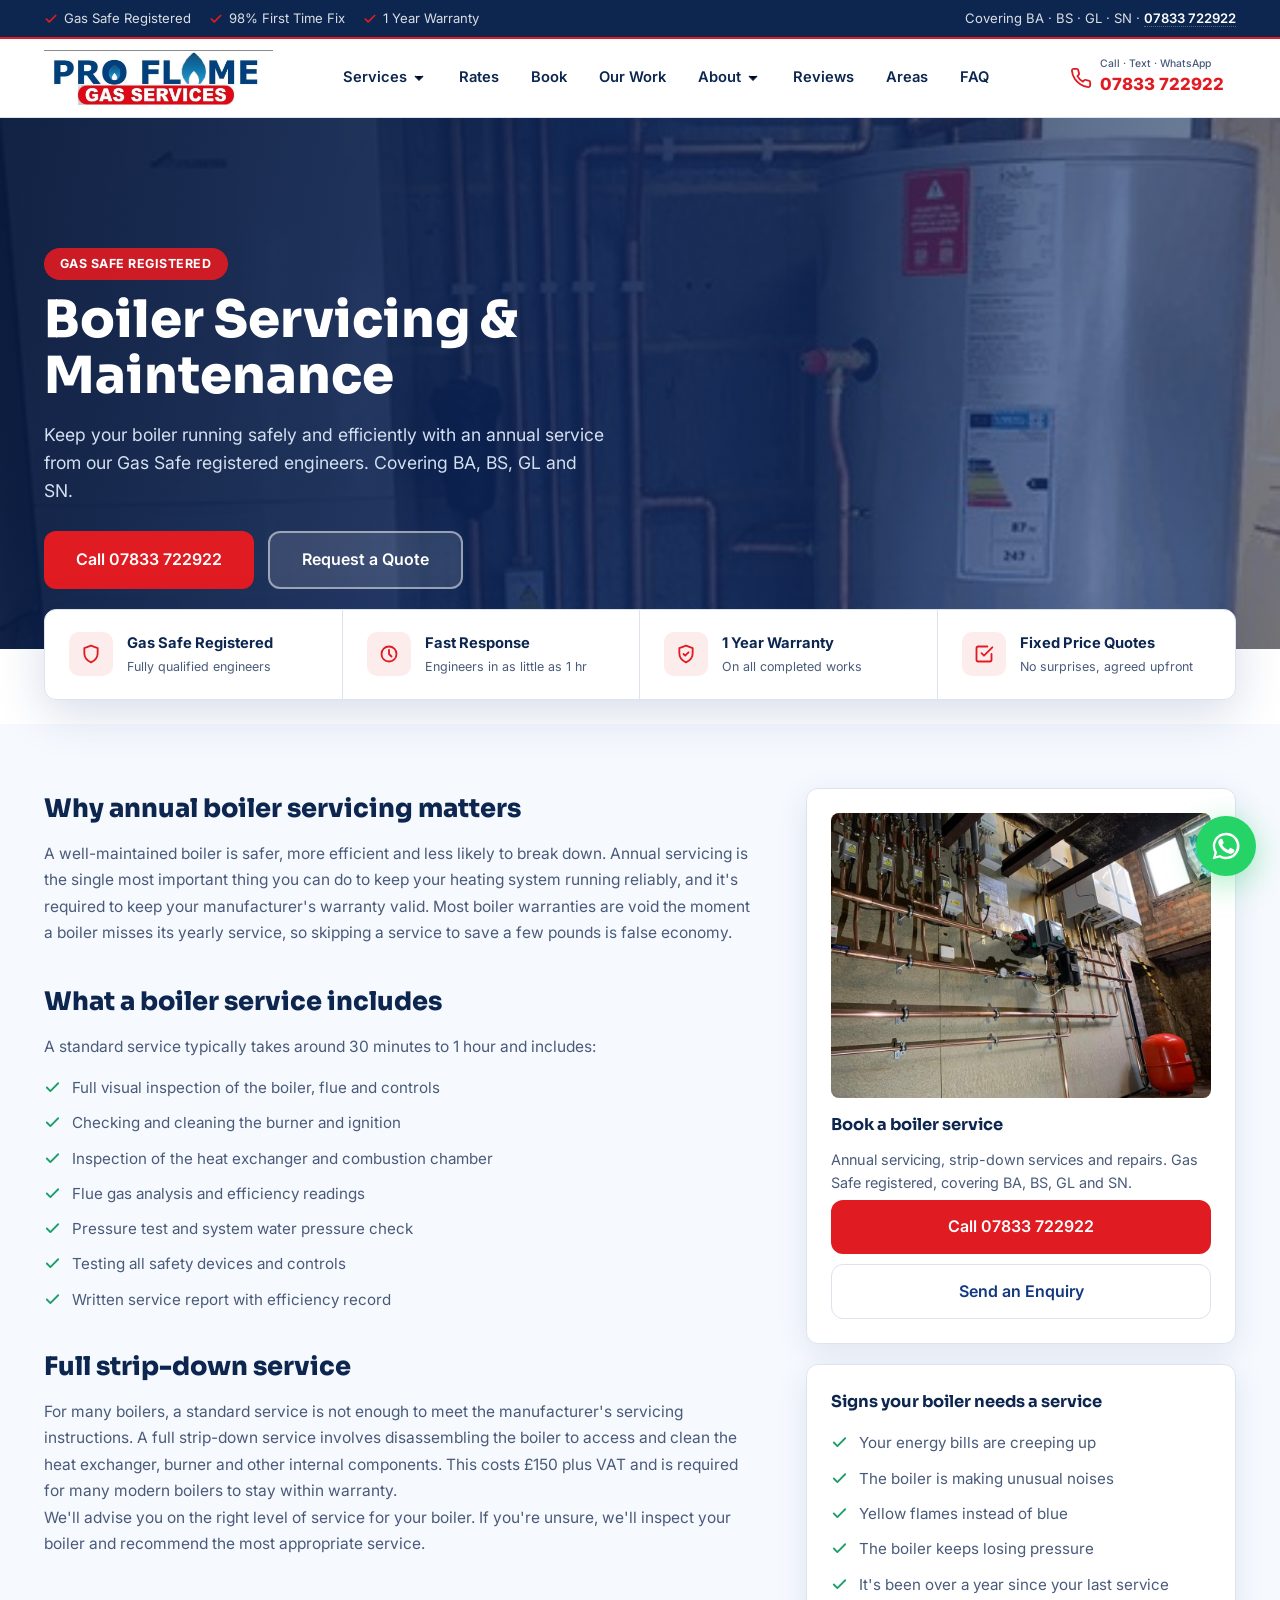
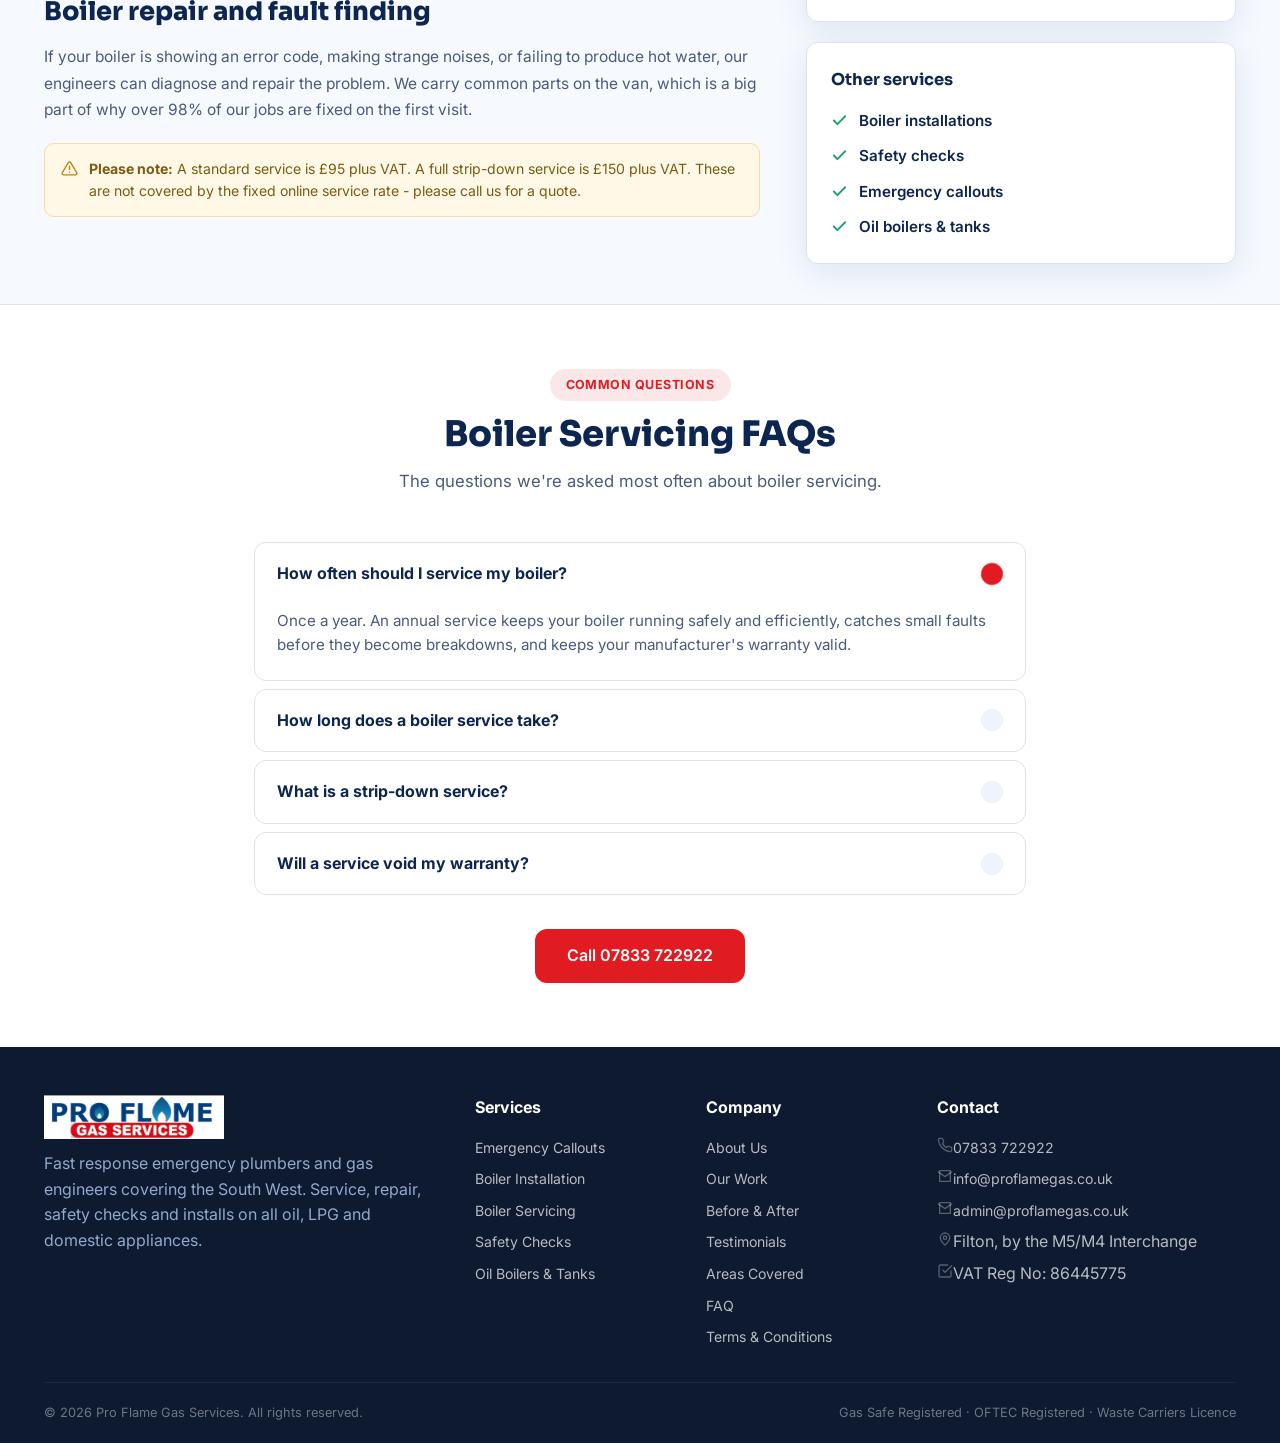
<file: boiler-servicing.html>
<!DOCTYPE html>
<html lang="en-GB">
<head>
<meta charset="UTF-8">
<meta name="viewport" content="width=device-width, initial-scale=1.0">
<title>Boiler Servicing &amp; Maintenance | Pro Flame Gas Services</title>
<meta name="description" content="Annual boiler servicing by Gas Safe registered engineers across BA, BS, GL and SN. Full strip-down services, efficiency checks and safety reports. Call 07833 722922.">
<meta name="robots" content="index, follow">
<link rel="icon" href="assets/proflame-logo.jpg">
<link rel="preconnect" href="https://fonts.googleapis.com">
<link rel="preconnect" href="https://fonts.gstatic.com" crossorigin>
<link href="https://fonts.googleapis.com/css2?family=Sora:wght@600;700;800&family=Inter:wght@400;500;600;700;800&display=swap" rel="stylesheet">

<style>
/* ===== RESET & VARIABLES (from home page) ===== */
* {
    margin: 0;
    padding: 0;
    box-sizing: border-box;
}
:root {
    --navy: #14387f;
    --navy-deep: #0d264f;
    --red: #e11b22;
    --red-dark: #b8161c;
    --flame-light: #f5a623;
    --blue-soft: #eef3fc;
    --bg: #f6f9fe;
    --muted: #4a5b7a;
    --border: #dce3ed;
    --radius: 12px;
    --radius-sm: 8px;
    --shadow: 0 8px 32px rgba(20, 56, 127, 0.10);
    --shadow-hover: 0 12px 48px rgba(20, 56, 127, 0.18);
    --transition: 0.25s ease;
    --success: #1e9e6b;
}
html {
    scroll-behavior: smooth;
}
body {
    font-family: 'Inter', sans-serif;
    background: #fff;
    color: #1a2636;
    line-height: 1.6;
}
img {
    max-width: 100%;
    display: block;
}
a {
    text-decoration: none;
    color: inherit;
}
.wrap {
    max-width: 1240px;
    margin: 0 auto;
    padding: 0 24px;
}
.icon {
    width: 20px;
    height: 20px;
    flex-shrink: 0;
    fill: none;
    stroke: currentColor;
    stroke-width: 2;
    stroke-linecap: round;
    stroke-linejoin: round;
}
.btn {
    display: inline-flex;
    align-items: center;
    gap: 10px;
    padding: 14px 32px;
    border-radius: var(--radius);
    font-weight: 600;
    font-size: 1rem;
    border: none;
    cursor: pointer;
    transition: var(--transition);
    font-family: 'Inter', sans-serif;
    background: var(--navy);
    color: #fff;
}
.btn:hover {
    transform: translateY(-2px);
    box-shadow: var(--shadow-hover);
}
.btn-primary {
    background: var(--red);
    color: #fff;
}
.btn-primary:hover {
    background: var(--red-dark);
}
.btn-ghost {
    background: transparent;
    color: var(--navy);
    border: 2px solid var(--navy);
}
.btn-ghost:hover {
    background: var(--navy);
    color: #fff;
}
.btn-block {
    width: 100%;
    justify-content: center;
}
.btn-navy {
    background: var(--navy-deep);
    color: #fff;
}
.btn-navy:hover {
    background: var(--navy);
}
.btn-back {
    background: #fff;
    color: var(--navy);
    border: 1.5px solid var(--border);
}
.btn-back:hover {
    border-color: var(--navy);
    background: var(--blue-soft);
}
.eyebrow {
    display: inline-block;
    background: rgba(225, 27, 34, 0.10);
    color: var(--red);
    font-weight: 700;
    font-size: 0.78rem;
    letter-spacing: 0.04em;
    text-transform: uppercase;
    padding: 6px 16px;
    border-radius: 40px;
    margin-bottom: 12px;
}
.section-head {
    text-align: center;
    max-width: 720px;
    margin: 0 auto 48px;
}
.section-head h2 {
    font-family: 'Sora', sans-serif;
    font-size: 2.2rem;
    font-weight: 800;
    color: var(--navy-deep);
    line-height: 1.2;
    margin-bottom: 12px;
}
.section-head p {
    color: var(--muted);
    font-size: 1.05rem;
}

/* ===== TOP BAR ===== */
.topbar {
    background: var(--navy-deep);
    color: rgba(255, 255, 255, 0.85);
    font-size: 0.82rem;
    padding: 8px 0;
    border-bottom: 2px solid var(--red);
    position: relative;
    z-index: 60;
}
.topbar .wrap {
    display: flex;
    justify-content: space-between;
    align-items: center;
    flex-wrap: wrap;
    gap: 6px 16px;
}
.topbar .badges {
    display: flex;
    gap: 18px;
    flex-wrap: wrap;
}
.topbar .badges span {
    display: inline-flex;
    align-items: center;
    gap: 6px;
}
.topbar .badges .icon {
    width: 14px;
    height: 14px;
    stroke: var(--red);
    stroke-width: 3;
}
.topbar a {
    color: #fff;
    font-weight: 600;
    border-bottom: 1px dotted rgba(255, 255, 255, 0.3);
}
.topbar a:hover {
    border-bottom-color: #fff;
}

/* ===== HEADER / NAVBAR — STICKY (same as home) ===== */
header.site {
    position: sticky;
    top: 0;
    z-index: 1000;
    background: #fff;
    border-bottom: 1px solid var(--border);
    transition: box-shadow 0.3s, background 0.3s;
}
header.site.scrolled {
    box-shadow: 0 4px 24px rgba(20, 56, 127, 0.08);
    background: rgba(255, 255, 255, 0.97);
    backdrop-filter: blur(6px);
}
.header-inner {
    display: flex;
    align-items: center;
    justify-content: space-between;
    gap: 16px;
    padding: 10px 0;
    min-height: 78px;
}

/* — Logo (bigger) — */
.logo img {
    display: block;
    height: 56px;
    width: auto;
    transition: height 0.3s;
}
header.site.scrolled .logo img {
    height: 44px;
}

/* — Main nav (desktop) — */
nav.main {
    display: flex;
    align-items: center;
    gap: 4px;
}
nav.main>a,
nav.main .nav-item>a {
    padding: 8px 14px;
    font-weight: 600;
    font-size: 0.92rem;
    color: var(--navy-deep);
    border-radius: var(--radius-sm);
    transition: var(--transition);
    display: flex;
    align-items: center;
    gap: 4px;
    position: relative;
}
nav.main>a:hover,
nav.main .nav-item>a:hover {
    background: var(--blue-soft);
    color: var(--red);
}
.nav-caret {
    width: 16px;
    height: 16px;
    stroke: currentColor;
    stroke-width: 2.2;
}

/* — Dropdown — */
.nav-item {
    position: relative;
}
.nav-drop {
    position: absolute;
    top: calc(100% + 6px);
    left: 0;
    min-width: 220px;
    background: #fff;
    border-radius: var(--radius);
    box-shadow: var(--shadow);
    padding: 8px 0;
    opacity: 0;
    visibility: hidden;
    transform: translateY(6px);
    transition: var(--transition);
    border: 1px solid var(--border);
    pointer-events: none;
    z-index: 100;
}
.nav-item:hover .nav-drop {
    opacity: 1;
    visibility: visible;
    transform: translateY(0);
    pointer-events: auto;
}
.nav-drop a {
    display: flex;
    align-items: center;
    gap: 10px;
    padding: 10px 18px;
    font-size: 0.88rem;
    color: var(--navy-deep);
    transition: var(--transition);
    border-left: 3px solid transparent;
}
.nav-drop a:hover {
    background: var(--blue-soft);
    color: var(--red);
    border-left-color: var(--red);
}
.nav-drop .icon {
    width: 16px;
    height: 16px;
    opacity: 0.6;
}

/* — Header CTA — only phone number (no Book Now) — */
.header-cta {
    display: flex;
    align-items: center;
    gap: 12px;
    flex-shrink: 0;
}
.header-phone {
    display: flex;
    align-items: center;
    gap: 8px;
    color: var(--navy-deep);
    padding: 6px 12px;
    border-radius: var(--radius-sm);
    transition: var(--transition);
}
.header-phone:hover {
    background: var(--blue-soft);
}
.header-phone .txt small {
    display: block;
    font-size: 0.65rem;
    font-weight: 500;
    color: var(--muted);
    line-height: 1.2;
}
.header-phone .txt strong {
    font-size: 1.05rem;
    font-weight: 800;
    color: var(--red);
}
.header-phone .icon {
    stroke: var(--red);
    width: 22px;
    height: 22px;
}

/* — WhatsApp floating button — */
.whatsapp-float {
    position: fixed;
    bottom: 24px;
    right: 24px;
    z-index: 999;
    width: 60px;
    height: 60px;
    background: #25D366;
    border-radius: 50%;
    display: flex;
    align-items: center;
    justify-content: center;
    box-shadow: 0 8px 32px rgba(37, 211, 102, 0.4);
    transition: transform 0.3s ease, box-shadow 0.3s ease;
    animation: pulse-whatsapp 2.5s ease-in-out infinite;
}
.whatsapp-float:hover {
    transform: scale(1.08);
    box-shadow: 0 12px 48px rgba(37, 211, 102, 0.55);
}
.whatsapp-float .icon {
    width: 32px;
    height: 32px;
    stroke: none;
    fill: #fff;
}
@keyframes pulse-whatsapp {
    0% { box-shadow: 0 0 0 0 rgba(37, 211, 102, 0.4); }
    70% { box-shadow: 0 0 0 16px rgba(37, 211, 102, 0); }
    100% { box-shadow: 0 0 0 0 rgba(37, 211, 102, 0); }
}
@media (max-width: 600px) {
    .whatsapp-float {
        width: 52px;
        height: 52px;
        bottom: 16px;
        right: 16px;
    }
    .whatsapp-float .icon {
        width: 28px;
        height: 28px;
    }
}

/* — Hamburger (mobile) — */
.nav-toggle {
    display: none;
    flex-direction: column;
    gap: 5px;
    background: none;
    border: none;
    padding: 6px 4px;
    cursor: pointer;
    width: 34px;
    height: 34px;
    justify-content: center;
    align-items: center;
    border-radius: 6px;
    transition: background 0.2s;
}
.nav-toggle:hover {
    background: var(--blue-soft);
}
.nav-toggle span {
    display: block;
    width: 26px;
    height: 2.5px;
    background: var(--navy-deep);
    border-radius: 4px;
    transition: var(--transition);
    transform-origin: center;
}
.nav-toggle[aria-expanded="true"] span:nth-child(1) {
    transform: translateY(7px) rotate(45deg);
}
.nav-toggle[aria-expanded="true"] span:nth-child(2) {
    opacity: 0;
    transform: scaleX(0);
}
.nav-toggle[aria-expanded="true"] span:nth-child(3) {
    transform: translateY(-7px) rotate(-45deg);
}

/* ===== MOBILE NAV (collapsible groups) ===== */
.mobile-nav {
    display: none;
    background: #fff;
    border-top: 1px solid var(--border);
    padding: 8px 0 16px;
    flex-direction: column;
}
.mobile-nav.open {
    display: flex;
}
.mobile-nav .mn-group {
    border-bottom: 1px solid var(--border);
}
.mobile-nav .mn-parent {
    width: 100%;
    display: flex;
    align-items: center;
    justify-content: space-between;
    background: none;
    border: none;
    padding: 13px 16px;
    font-weight: 700;
    color: var(--navy-deep);
    font-size: 0.98rem;
    cursor: pointer;
    font-family: 'Inter', sans-serif;
    text-align: left;
    border-radius: var(--radius-sm);
    transition: var(--transition);
}
.mobile-nav .mn-parent:hover {
    background: var(--blue-soft);
}
.mn-caret {
    width: 18px;
    height: 18px;
    stroke: var(--navy);
    stroke-width: 2.4;
    fill: none;
    stroke-linecap: round;
    stroke-linejoin: round;
    transition: transform 0.25s;
}
.mn-group.open .mn-caret {
    transform: rotate(180deg);
}
.mn-submenu {
    display: none;
    background: var(--blue-soft);
    padding: 6px 8px 10px;
    border-radius: var(--radius-sm);
    margin: 0 8px 8px;
}
.mn-group.open .mn-submenu {
    display: block;
}
.mn-submenu a {
    display: block;
    padding: 10px 16px;
    margin-left: 20px;
    border-radius: var(--radius-sm);
    font-size: 0.9rem;
    color: var(--muted);
    font-weight: 500;
    border-left: 2px solid transparent;
}
.mn-submenu a:hover {
    background: #fff;
    color: var(--red);
    border-left-color: var(--red);
}
.mobile-nav a {
    padding: 12px 16px;
    font-weight: 600;
    color: var(--navy-deep);
    border-radius: var(--radius-sm);
    transition: var(--transition);
    font-size: 0.95rem;
    border-left: 3px solid transparent;
}
.mobile-nav a:hover {
    background: var(--blue-soft);
    color: var(--red);
    border-left-color: var(--red);
}
.mn-call {
    background: var(--red);
    color: #fff !important;
    text-align: center;
    font-weight: 800;
    margin-top: 8px;
    border-radius: var(--radius) !important;
    padding: 14px !important;
    border-left: none !important;
}
.mn-call:hover {
    background: var(--red-dark) !important;
    color: #fff !important;
}

/* ===== RESPONSIVE ===== */
@media (max-width: 1220px) {
    nav.main { display: none; }
    .nav-toggle { display: flex; }
    .header-phone .txt { display: none; }
    .logo img { height: 40px; }
    header.site.scrolled .logo img { height: 36px; }
}
@media (max-width: 640px) {
    .topbar .badges span:nth-child(2),
    .topbar .badges span:nth-child(3) { display: none; }
    .topbar .wrap { justify-content: center; font-size: 0.75rem; }
    .logo img { height: 34px; }
    header.site.scrolled .logo img { height: 30px; }
    .section-head h2 { font-size: 1.6rem; }
    .header-inner { min-height: 62px; padding: 6px 0; }
}
@media (max-width: 400px) {
    .topbar .badges span:first-child { font-size: 0.7rem; }
    .logo img { height: 28px; }
}

/* ============================================================
   SERVICE PAGE SPECIFIC STYLES
   ============================================================ */

/* Hero */
.svc-hero {
    position: relative;
    overflow: hidden;
    color: #fff;
    padding: 130px 0 60px;
    min-height: 420px;
}
.svc-hero-bg {
    position: absolute;
    inset: 0;
    background-image: url("assets/svc-boiler.jpg");
    background-size: cover;
    background-position: center;
}
.svc-hero-bg::after {
    content: "";
    position: absolute;
    inset: 0;
    background: linear-gradient(100deg, rgba(8,26,63,0.95) 0%, rgba(12,37,89,0.88) 45%, rgba(20,56,127,0.55) 100%);
}
.svc-hero .wrap {
    position: relative;
    z-index: 2;
}
.svc-hero h1 {
    color: #fff;
    max-width: 660px;
    font-family: 'Sora', sans-serif;
    font-size: clamp(2rem, 4vw, 3.2rem);
    font-weight: 800;
    line-height: 1.1;
    margin-bottom: 16px;
}
.svc-hero p.lead {
    color: #d3e0f2;
    font-size: 1.1rem;
    max-width: 560px;
    margin-bottom: 0;
}
.svc-hero-ctas {
    display: flex;
    gap: 14px;
    flex-wrap: wrap;
    margin-top: 26px;
}
.svc-hero-ctas .btn-ghost {
    background: rgba(255,255,255,0.12);
    color: #fff;
    border: 2px solid rgba(255,255,255,0.5);
}
.svc-hero-ctas .btn-ghost:hover {
    background: rgba(255,255,255,0.25);
}

/* Trust Float Strip (same as home page) */
.trust-float {
    margin-top: -40px;
    margin-bottom: 24px;
    position: relative;
    z-index: 5;
}
.trust-float-grid {
    background: #fff;
    border-radius: var(--radius);
    box-shadow: var(--shadow-hover);
    display: grid;
    grid-template-columns: repeat(4, 1fr);
    border: 1px solid var(--border);
}
.trust-float-item {
    display: flex;
    align-items: center;
    gap: 14px;
    padding: 22px 24px;
    border-right: 1px solid var(--border);
}
.trust-float-item:last-child {
    border-right: none;
}
.trust-float-item .badge-ico {
    width: 44px;
    height: 44px;
    border-radius: 10px;
    background: #fdecec;
    color: var(--red);
    display: flex;
    align-items: center;
    justify-content: center;
    flex-shrink: 0;
}
.trust-float-item .badge-ico .icon {
    width: 20px;
    height: 20px;
    stroke-width: 2.2;
}
.trust-float-item h3 {
    font-size: 0.92rem;
    margin: 0 0 2px;
    color: var(--navy-deep);
}
.trust-float-item p {
    margin: 0;
    font-size: 0.78rem;
    color: var(--muted);
}
@media (max-width: 900px) {
    .trust-float { margin-top: -24px; }
    .trust-float-grid { grid-template-columns: 1fr 1fr; }
    .trust-float-item { border-right: none; border-bottom: 1px solid var(--border); padding: 16px 18px; }
}
@media (max-width: 560px) {
    .trust-float-grid { grid-template-columns: 1fr; }
}

/* Main content */
.svc-body {
    background: var(--bg);
    padding: 64px 0 40px;
}
.svc-grid {
    display: grid;
    grid-template-columns: 1.25fr 0.75fr;
    gap: 46px;
    align-items: start;
}
@media (max-width: 900px) {
    .svc-grid { grid-template-columns: 1fr; }
}
.svc-copy h2 {
    font-family: 'Sora', sans-serif;
    font-size: 1.6rem;
    font-weight: 800;
    color: var(--navy-deep);
    margin-top: 34px;
    margin-bottom: 12px;
}
.svc-copy h2:first-child {
    margin-top: 0;
}
.svc-copy p {
    font-size: 0.97rem;
    line-height: 1.7;
    color: var(--muted);
}
.svc-list {
    list-style: none;
    padding: 0;
    margin: 16px 0 0;
    display: flex;
    flex-direction: column;
    gap: 11px;
}
.svc-list li {
    position: relative;
    padding-left: 28px;
    font-size: 0.95rem;
    color: var(--muted);
    line-height: 1.6;
}
.svc-list li .icon {
    position: absolute;
    left: 0;
    top: 3px;
    width: 17px;
    height: 17px;
    color: var(--success);
    stroke-width: 2.6;
}
.svc-list li strong {
    color: var(--navy-deep);
}
.svc-list a {
    color: var(--navy-deep);
    font-weight: 600;
}
.svc-list a:hover {
    color: var(--red);
}

.svc-note {
    display: flex;
    gap: 11px;
    align-items: flex-start;
    padding: 14px 16px;
    border-radius: 10px;
    background: #fff8e6;
    border: 1px solid #f2dda4;
    font-size: 0.88rem;
    color: #7a5b12;
    line-height: 1.55;
    margin-top: 20px;
}
.svc-note .icon {
    width: 17px;
    height: 17px;
    color: #b8860b;
    flex-shrink: 0;
    margin-top: 2px;
}

/* Sidebar */
.svc-aside {
    position: sticky;
    top: 110px;
    display: flex;
    flex-direction: column;
    gap: 20px;
}
@media (max-width: 900px) {
    .svc-aside { position: static; }
}
.svc-card {
    background: #fff;
    border: 1px solid var(--border);
    border-radius: var(--radius);
    box-shadow: var(--shadow);
    padding: 24px;
}
.svc-card h3 {
    font-family: 'Sora', sans-serif;
    font-size: 1.02rem;
    color: var(--navy-deep);
    margin-bottom: 10px;
}
.svc-card img {
    width: 100%;
    border-radius: var(--radius-sm);
    margin-bottom: 14px;
}
.svc-card .btn-block {
    margin-top: 6px;
}

/* FAQ (same as home) */
.faq-list {
    max-width: 820px;
    margin: 0 auto;
    display: flex;
    flex-direction: column;
    gap: 8px;
}
.faq-item {
    border: 1px solid var(--border);
    border-radius: var(--radius);
    overflow: hidden;
    background: #fff;
    transition: var(--transition);
}
.faq-item:hover {
    border-color: var(--navy);
}
.faq-item summary {
    padding: 18px 22px;
    font-weight: 700;
    font-size: 1rem;
    color: var(--navy-deep);
    cursor: pointer;
    list-style: none;
    display: flex;
    justify-content: space-between;
    align-items: center;
    gap: 16px;
    transition: var(--transition);
}
.faq-item summary::-webkit-details-marker {
    display: none;
}
.faq-item .plus {
    flex-shrink: 0;
    width: 22px;
    height: 22px;
    border-radius: 50%;
    background: var(--blue-soft);
    display: flex;
    align-items: center;
    justify-content: center;
    transition: var(--transition);
    font-size: 1.2rem;
    font-weight: 300;
    color: var(--navy);
}
.faq-item[open] .plus {
    transform: rotate(45deg);
    background: var(--red);
    color: #fff;
}
.faq-item p {
    padding: 4px 22px 22px;
    color: var(--muted);
    font-size: 0.95rem;
}

/* ===== FOOTER (same as home) ===== */
footer.site {
    background: #0d1a30;
    color: rgba(255, 255, 255, 0.7);
    padding: 48px 0 20px;
}
.footer-grid {
    display: grid;
    grid-template-columns: 2fr 1fr 1fr 1.5fr;
    gap: 32px;
    padding-bottom: 32px;
    border-bottom: 1px solid rgba(255, 255, 255, 0.06);
}
.footer-grid .flogo {
    height: 44px;
    width: auto;
    margin-bottom: 12px;
}
.footer-grid h4 {
    color: #fff;
    font-weight: 700;
    font-size: 1rem;
    margin-bottom: 14px;
}
.footer-grid ul {
    list-style: none;
    display: flex;
    flex-direction: column;
    gap: 6px;
}
.footer-grid ul li a {
    font-size: 0.88rem;
    transition: var(--transition);
    display: inline-flex;
    align-items: center;
    gap: 6px;
}
.footer-grid ul li a:hover {
    color: #fff;
}
.footer-grid ul li .icon {
    width: 16px;
    height: 16px;
    stroke: rgba(255, 255, 255, 0.3);
    flex-shrink: 0;
}
.footer-bottom {
    padding-top: 20px;
    display: flex;
    justify-content: space-between;
    flex-wrap: wrap;
    gap: 8px 16px;
    font-size: 0.8rem;
    color: rgba(255, 255, 255, 0.4);
}
@media (max-width: 820px) {
    .footer-grid { grid-template-columns: 1fr 1fr; }
}
@media (max-width: 480px) {
    .footer-grid { grid-template-columns: 1fr; }
}
</style>

<script type="application/ld+json">
{
  "@context": "https://schema.org",
  "@type": "FAQPage",
  "mainEntity": [
    {"@type":"Question","name":"How often should a boiler be serviced?","acceptedAnswer":{"@type":"Answer","text":"Once a year. An annual service keeps your boiler safe, efficient and under warranty. Most manufacturers' warranties are void if a boiler misses its yearly service."}},
    {"@type":"Question","name":"How long does a boiler service take?","acceptedAnswer":{"@type":"Answer","text":"A standard service takes approximately 30 minutes to 1 hour. A full strip-down service can take around 2 hours."}},
    {"@type":"Question","name":"What does a boiler service include?","acceptedAnswer":{"@type":"Answer","text":"A full service includes checking and cleaning the burner, inspecting the heat exchanger, testing flue gas emissions, checking the pressure, testing controls and safety devices, and a full inspection of the boiler for any signs of wear or damage."}},
    {"@type":"Question","name":"What is a strip-down service?","acceptedAnswer":{"@type":"Answer","text":"A strip-down service involves disassembling the boiler to access and clean the heat exchanger, burner, and other internal components. This is required for many boilers to comply with the manufacturer's instructions and costs £150 plus VAT."}}
  ]
}
</script>
</head>
<body>

<!-- TOP BAR -->
<div class="topbar">
  <div class="wrap">
    <div class="badges">
      <span><svg class="icon" viewBox="0 0 24 24"><path d="M20 6 9 17l-5-5"/></svg> Gas Safe Registered</span>
      <span><svg class="icon" viewBox="0 0 24 24"><path d="M20 6 9 17l-5-5"/></svg> 98% First Time Fix</span>
      <span><svg class="icon" viewBox="0 0 24 24"><path d="M20 6 9 17l-5-5"/></svg> 1 Year Warranty</span>
    </div>
    <div>Covering BA · BS · GL · SN · <a href="tel:+447833722922">07833 722922</a></div>
  </div>
</div>

<!-- HEADER (sticky) -->
<header class="site" id="siteHeader">
  <div class="wrap">
    <div class="header-inner">
      <!-- LOGO — bigger -->
      <a class="logo" href="index.html">
        <img src="assets/proflame-logo-new.png" alt="Pro Flame Gas Services South West" style="height:56px;width:auto;">
      </a>

      <!-- DESKTOP NAV -->
      <nav class="main">
        <div class="nav-item">
          <a href="index.html#services">Services <svg class="nav-caret" viewBox="0 0 24 24"><path d="M6 9l6 6 6-6"/></svg></a>
          <div class="nav-drop">
            <a href="index.html#services"><svg class="icon" viewBox="0 0 24 24"><path d="M5 12h14M13 6l6 6-6 6"/></svg>All Services</a>
            <a href="oil-boilers-tanks.html"><svg class="icon" viewBox="0 0 24 24"><path d="M5 12h14M13 6l6 6-6 6"/></svg>Oil Boilers &amp; Tanks</a>
            <a href="index.html#services"><svg class="icon" viewBox="0 0 24 24"><path d="M5 12h14M13 6l6 6-6 6"/></svg>LPG Appliances</a>
            <a href="index.html#services"><svg class="icon" viewBox="0 0 24 24"><path d="M5 12h14M13 6l6 6-6 6"/></svg>Safety Checks</a>
            <a href="index.html#services"><svg class="icon" viewBox="0 0 24 24"><path d="M5 12h14M13 6l6 6-6 6"/></svg>Boiler Swaps</a>
          </div>
        </div>
        <a href="index.html#pricing">Rates</a>
        <a href="booking.php?t=S">Book</a>
        <a href="index.html#our-work">Our Work</a>
        <div class="nav-item">
          <a href="index.html#about">About <svg class="nav-caret" viewBox="0 0 24 24"><path d="M6 9l6 6 6-6"/></svg></a>
          <div class="nav-drop">
            <a href="index.html#about"><svg class="icon" viewBox="0 0 24 24"><path d="M5 12h14M13 6l6 6-6 6"/></svg>About Us</a>
            <a href="boiler-servicing.html"><svg class="icon" viewBox="0 0 24 24"><path d="M5 12h14M13 6l6 6-6 6"/></svg>Boiler Servicing</a>
            <a href="boiler-installs.html"><svg class="icon" viewBox="0 0 24 24"><path d="M5 12h14M13 6l6 6-6 6"/></svg>Boiler Installs</a>
            <a href="safety-checks.html"><svg class="icon" viewBox="0 0 24 24"><path d="M5 12h14M13 6l6 6-6 6"/></svg>Safety Checks</a>
            <a href="emergency-callouts.html"><svg class="icon" viewBox="0 0 24 24"><path d="M5 12h14M13 6l6 6-6 6"/></svg>Emergency Callouts</a>
            <a href="oil-boilers-tanks.html"><svg class="icon" viewBox="0 0 24 24"><path d="M5 12h14M13 6l6 6-6 6"/></svg>Oil Boilers &amp; Tanks</a>
          </div>
        </div>
        <a href="index.html#reviews">Reviews</a>
        <a href="index.html#coverage">Areas</a>
        <a href="index.html#faq">FAQ</a>
      </nav>

      <!-- HEADER CTA — only phone number (no Book Now) -->
      <div class="header-cta">
        <a href="tel:+447833722922" class="header-phone">
          <svg class="icon" viewBox="0 0 24 24"><path d="M22 16.92v3a2 2 0 0 1-2.18 2 19.79 19.79 0 0 1-8.63-3.07 19.5 19.5 0 0 1-6-6 19.79 19.79 0 0 1-3.07-8.67A2 2 0 0 1 4.11 2h3a2 2 0 0 1 2 1.72c.127.96.361 1.903.7 2.81a2 2 0 0 1-.45 2.11L8.09 9.91a16 16 0 0 0 6 6l1.27-1.27a2 2 0 0 1 2.11-.45c.907.339 1.85.573 2.81.7A2 2 0 0 1 22 16.92z"/></svg>
          <div class="txt"><small>Call · Text · WhatsApp</small><strong>07833 722922</strong></div>
        </a>

        <!-- HAMBURGER -->
        <button class="nav-toggle" type="button" aria-label="Open menu" aria-expanded="false" aria-controls="mobile-nav">
          <span></span><span></span><span></span>
        </button>
      </div>
    </div>

    <!-- MOBILE NAV (collapsible groups) -->
    <nav class="mobile-nav" id="mobile-nav">
      <div class="mn-group">
        <button class="mn-parent" type="button" aria-expanded="false">Services <svg class="mn-caret" viewBox="0 0 24 24"><path d="M6 9l6 6 6-6"/></svg></button>
        <div class="mn-submenu">
          <a href="oil-boilers-tanks.html">Oil Boilers &amp; Tanks</a>
          <a href="index.html#services">LPG Appliances</a>
          <a href="index.html#services">Safety Checks</a>
          <a href="index.html#services">Boiler Swaps</a>
        </div>
      </div>
      <a href="index.html#pricing">Callout Rates</a>
      <a href="booking.php?t=S">Book Online</a>
      <a href="index.html#our-work">Our Work</a>
      <div class="mn-group">
        <button class="mn-parent" type="button" aria-expanded="false">About Us <svg class="mn-caret" viewBox="0 0 24 24"><path d="M6 9l6 6 6-6"/></svg></button>
        <div class="mn-submenu">
          <a href="boiler-servicing.html">Boiler Servicing</a>
          <a href="boiler-installs.html">Boiler Installs</a>
          <a href="safety-checks.html">Safety Checks</a>
          <a href="emergency-callouts.html">Emergency Callouts</a>
          <a href="oil-boilers-tanks.html">Oil Boilers &amp; Tanks</a>
        </div>
      </div>
      <a href="index.html#reviews">Reviews</a>
      <a href="index.html#coverage">Areas Covered</a>
      <a href="index.html#faq">FAQ</a>
      <a href="terms.html">Terms &amp; Conditions</a>
      <a class="mn-call" href="tel:+447833722922">Call 07833 722922</a>
    </nav>
  </div>
</header>

<!-- HERO -->
<section class="svc-hero">
  <div class="svc-hero-bg"></div>
  <div class="wrap">
    <span class="eyebrow" style="background:rgba(225,27,34,0.9);color:#fff;">Gas Safe Registered</span>
    <h1>Boiler Servicing &amp; Maintenance</h1>
    <p class="lead">Keep your boiler running safely and efficiently with an annual service from our Gas Safe registered engineers. Covering BA, BS, GL and SN.</p>
    <div class="svc-hero-ctas">
      <a href="tel:+447833722922" class="btn btn-primary">Call 07833 722922</a>
      <a href="index.html#bookingForm" class="btn btn-ghost">Request a Quote</a>
    </div>
  </div>
</section>

<!-- TRUST FLOAT (same as home) -->
<div class="trust-float wrap">
  <div class="trust-float-grid">
    <div class="trust-float-item">
      <span class="badge-ico"><svg class="icon" viewBox="0 0 24 24"><path d="M12 2 4 5v6c0 5 3.5 9 8 11 4.5-2 8-6 8-11V5l-8-3z"/></svg></span>
      <div><h3>Gas Safe Registered</h3><p>Fully qualified engineers</p></div>
    </div>
    <div class="trust-float-item">
      <span class="badge-ico"><svg class="icon" viewBox="0 0 24 24"><circle cx="12" cy="12" r="9"/><path d="M12 7v5l3 3"/></svg></span>
      <div><h3>Fast Response</h3><p>Engineers in as little as 1 hr</p></div>
    </div>
    <div class="trust-float-item">
      <span class="badge-ico"><svg class="icon" viewBox="0 0 24 24"><path d="M12 2 4 5v6c0 5 3.5 9 8 11 4.5-2 8-6 8-11V5l-8-3z"/><path d="M9 12l2 2 4-4"/></svg></span>
      <div><h3>1 Year Warranty</h3><p>On all completed works</p></div>
    </div>
    <div class="trust-float-item">
      <span class="badge-ico"><svg class="icon" viewBox="0 0 24 24"><path d="M9 11l3 3L22 4"/><path d="M21 12v7a2 2 0 0 1-2 2H5a2 2 0 0 1-2-2V5a2 2 0 0 1 2-2h11"/></svg></span>
      <div><h3>Fixed Price Quotes</h3><p>No surprises, agreed upfront</p></div>
    </div>
  </div>
</div>

<!-- MAIN CONTENT -->
<section class="svc-body">
  <div class="wrap svc-grid">
    <div class="svc-copy">
      <h2>Why annual boiler servicing matters</h2>
      <p>A well-maintained boiler is safer, more efficient and less likely to break down. Annual servicing is the single most important thing you can do to keep your heating system running reliably, and it's required to keep your manufacturer's warranty valid. Most boiler warranties are void the moment a boiler misses its yearly service, so skipping a service to save a few pounds is false economy.</p>

      <h2>What a boiler service includes</h2>
      <p>A standard service typically takes around 30 minutes to 1 hour and includes:</p>
      <ul class="svc-list">
        <li><svg class="icon" viewBox="0 0 24 24"><path d="M20 6 9 17l-5-5"/></svg>Full visual inspection of the boiler, flue and controls</li>
        <li><svg class="icon" viewBox="0 0 24 24"><path d="M20 6 9 17l-5-5"/></svg>Checking and cleaning the burner and ignition</li>
        <li><svg class="icon" viewBox="0 0 24 24"><path d="M20 6 9 17l-5-5"/></svg>Inspection of the heat exchanger and combustion chamber</li>
        <li><svg class="icon" viewBox="0 0 24 24"><path d="M20 6 9 17l-5-5"/></svg>Flue gas analysis and efficiency readings</li>
        <li><svg class="icon" viewBox="0 0 24 24"><path d="M20 6 9 17l-5-5"/></svg>Pressure test and system water pressure check</li>
        <li><svg class="icon" viewBox="0 0 24 24"><path d="M20 6 9 17l-5-5"/></svg>Testing all safety devices and controls</li>
        <li><svg class="icon" viewBox="0 0 24 24"><path d="M20 6 9 17l-5-5"/></svg>Written service report with efficiency record</li>
      </ul>

      <h2>Full strip-down service</h2>
      <p>For many boilers, a standard service is not enough to meet the manufacturer's servicing instructions. A full strip-down service involves disassembling the boiler to access and clean the heat exchanger, burner and other internal components. This costs £150 plus VAT and is required for many modern boilers to stay within warranty.</p>
      <p>We'll advise you on the right level of service for your boiler. If you're unsure, we'll inspect your boiler and recommend the most appropriate service.</p>

      <h2>Boiler repair and fault finding</h2>
      <p>If your boiler is showing an error code, making strange noises, or failing to produce hot water, our engineers can diagnose and repair the problem. We carry common parts on the van, which is a big part of why over 98% of our jobs are fixed on the first visit.</p>

      <div class="svc-note">
        <svg class="icon" viewBox="0 0 24 24"><path d="M10.29 3.86 1.82 18a2 2 0 0 0 1.71 3h16.94a2 2 0 0 0 1.71-3L13.71 3.86a2 2 0 0 0-3.42 0z"/><path d="M12 9v4M12 17h.01"/></svg>
        <span><strong>Please note:</strong> A standard service is £95 plus VAT. A full strip-down service is £150 plus VAT. These are not covered by the fixed online service rate - please call us for a quote.</span>
      </div>
    </div>

    <aside class="svc-aside">
      <div class="svc-card">
        <img src="assets/job-bath-church.jpg" alt="Boiler service being carried out in a church">
        <h3>Book a boiler service</h3>
        <p style="font-size:0.9rem;color:var(--muted);">Annual servicing, strip-down services and repairs. Gas Safe registered, covering BA, BS, GL and SN.</p>
        <a href="tel:+447833722922" class="btn btn-primary btn-block">Call 07833 722922</a>
        <a href="index.html#bookingForm" class="btn btn-back btn-block" style="margin-top:10px;">Send an Enquiry</a>
      </div>

      <div class="svc-card">
        <h3>Signs your boiler needs a service</h3>
        <ul class="svc-list">
          <li><svg class="icon" viewBox="0 0 24 24"><path d="M20 6 9 17l-5-5"/></svg>Your energy bills are creeping up</li>
          <li><svg class="icon" viewBox="0 0 24 24"><path d="M20 6 9 17l-5-5"/></svg>The boiler is making unusual noises</li>
          <li><svg class="icon" viewBox="0 0 24 24"><path d="M20 6 9 17l-5-5"/></svg>Yellow flames instead of blue</li>
          <li><svg class="icon" viewBox="0 0 24 24"><path d="M20 6 9 17l-5-5"/></svg>The boiler keeps losing pressure</li>
          <li><svg class="icon" viewBox="0 0 24 24"><path d="M20 6 9 17l-5-5"/></svg>It's been over a year since your last service</li>
        </ul>
      </div>

      <div class="svc-card">
        <h3>Other services</h3>
        <ul class="svc-list">
          <li><svg class="icon" viewBox="0 0 24 24"><path d="M20 6 9 17l-5-5"/></svg><a href="boiler-installs.html">Boiler installations</a></li>
          <li><svg class="icon" viewBox="0 0 24 24"><path d="M20 6 9 17l-5-5"/></svg><a href="safety-checks.html">Safety checks</a></li>
          <li><svg class="icon" viewBox="0 0 24 24"><path d="M20 6 9 17l-5-5"/></svg><a href="emergency-callouts.html">Emergency callouts</a></li>
          <li><svg class="icon" viewBox="0 0 24 24"><path d="M20 6 9 17l-5-5"/></svg><a href="oil-boilers-tanks.html">Oil boilers &amp; tanks</a></li>
        </ul>
      </div>
    </aside>
  </div>
</section>

<!-- FAQ -->
<section style="background:#fff;border-top:1px solid var(--border);padding:64px 0;">
  <div class="wrap" style="max-width:820px;">
    <div class="section-head">
      <span class="eyebrow">Common Questions</span>
      <h2>Boiler Servicing FAQs</h2>
      <p>The questions we're asked most often about boiler servicing.</p>
    </div>
    <div class="faq-list">
      <details class="faq-item" open>
        <summary>How often should I service my boiler? <span class="plus"></span></summary>
        <p>Once a year. An annual service keeps your boiler running safely and efficiently, catches small faults before they become breakdowns, and keeps your manufacturer's warranty valid.</p>
      </details>
      <details class="faq-item">
        <summary>How long does a boiler service take? <span class="plus"></span></summary>
        <p>A standard service takes approximately 30 minutes to 1 hour. A full strip-down service takes around 2 hours.</p>
      </details>
      <details class="faq-item">
        <summary>What is a strip-down service? <span class="plus"></span></summary>
        <p>A strip-down service involves disassembling the boiler to access and clean the heat exchanger, burner and other internal components. This is required for many boilers to comply with the manufacturer's instructions and costs £150 plus VAT.</p>
      </details>
      <details class="faq-item">
        <summary>Will a service void my warranty? <span class="plus"></span></summary>
        <p>No - it's the opposite. A service carried out by a Gas Safe registered engineer is required to keep your warranty valid. Missing a service is what voids the warranty.</p>
      </details>
    </div>
    <div style="text-align:center;margin-top:34px;">
      <a href="tel:+447833722922" class="btn btn-primary">Call 07833 722922</a>
    </div>
  </div>
</section>

<!-- FOOTER -->
<footer class="site">
  <div class="wrap">
    <div class="footer-grid">
      <div>
        <img class="flogo" src="assets/proflame-logo-new.png" alt="Pro Flame Gas Services South West">
        <p style="color:#93a9cb;">Fast response emergency plumbers and gas engineers covering the South West. Service, repair, safety checks and installs on all oil, LPG and domestic appliances.</p>
      </div>
      <div>
        <h4>Services</h4>
        <ul>
          <li><a href="emergency-callouts.html">Emergency Callouts</a></li>
          <li><a href="boiler-installs.html">Boiler Installation</a></li>
          <li><a href="boiler-servicing.html">Boiler Servicing</a></li>
          <li><a href="safety-checks.html">Safety Checks</a></li>
          <li><a href="oil-boilers-tanks.html">Oil Boilers &amp; Tanks</a></li>
        </ul>
      </div>
      <div>
        <h4>Company</h4>
        <ul>
          <li><a href="index.html#about">About Us</a></li>
          <li><a href="index.html#our-work">Our Work</a></li>
          <li><a href="index.html#before-after">Before &amp; After</a></li>
          <li><a href="index.html#reviews">Testimonials</a></li>
          <li><a href="index.html#coverage">Areas Covered</a></li>
          <li><a href="index.html#faq">FAQ</a></li>
          <li><a href="terms.html">Terms &amp; Conditions</a></li>
        </ul>
      </div>
      <div>
        <h4>Contact</h4>
        <ul>
          <li><svg class="icon" viewBox="0 0 24 24"><path d="M22 16.92v3a2 2 0 0 1-2.18 2 19.79 19.79 0 0 1-8.63-3.07 19.5 19.5 0 0 1-6-6 19.79 19.79 0 0 1-3.07-8.67A2 2 0 0 1 4.11 2h3a2 2 0 0 1 2 1.72c.127.96.361 1.903.7 2.81a2 2 0 0 1-.45 2.11L8.09 9.91a16 16 0 0 0 6 6l1.27-1.27a2 2 0 0 1 2.11-.45c.907.339 1.85.573 2.81.7A2 2 0 0 1 22 16.92z"/></svg><a href="tel:+447833722922">07833 722922</a></li>
          <li><svg class="icon" viewBox="0 0 24 24"><path d="M4 4h16v16H4z"/><path d="m22 6-10 7L2 6"/></svg><a href="mailto:info@proflamegas.co.uk">info@proflamegas.co.uk</a></li>
          <li><svg class="icon" viewBox="0 0 24 24"><path d="M4 4h16v16H4z"/><path d="m22 6-10 7L2 6"/></svg><a href="mailto:admin@proflamegas.co.uk">admin@proflamegas.co.uk</a></li>
          <li><svg class="icon" viewBox="0 0 24 24"><path d="M12 21s-7-6.1-7-11a7 7 0 0 1 14 0c0 4.9-7 11-7 11z"/><circle cx="12" cy="10" r="2.5"/></svg>Filton, by the M5/M4 Interchange</li>
          <li><svg class="icon" viewBox="0 0 24 24"><path d="M9 11l3 3L22 4"/><path d="M21 12v7a2 2 0 0 1-2 2H5a2 2 0 0 1-2-2V5a2 2 0 0 1 2-2h11"/></svg>VAT Reg No: 86445775</li>
        </ul>
      </div>
    </div>
    <div class="footer-bottom">
      <span>© 2026 Pro Flame Gas Services. All rights reserved.</span>
      <span>Gas Safe Registered · OFTEC Registered · Waste Carriers Licence</span>
    </div>
  </div>
</footer>

<!-- FLOATING WHATSAPP BUTTON -->
<a href="https://wa.me/447833722922?text=Hi%20Pro%20Flame%20Gas%20Services%2C%20I%20need%20a%20boiler%20service." target="_blank" rel="noopener noreferrer" class="whatsapp-float" aria-label="Contact on WhatsApp">
  <svg class="icon" viewBox="0 0 24 24">
    <path d="M17.47 14.38c-.29-.15-1.7-.84-1.96-.93-.26-.1-.46-.15-.65.15-.2.29-.75.93-.92 1.12-.17.2-.34.22-.63.08-.29-.15-1.22-.45-2.33-1.44-.86-.77-1.44-1.72-1.61-2.01-.17-.29-.02-.45.13-.6.13-.13.29-.34.44-.51.15-.17.2-.29.29-.49.1-.2.05-.37-.02-.51-.08-.15-.65-1.58-.9-2.16-.24-.58-.48-.5-.65-.5-.17-.01-.37-.01-.56-.01-.2 0-.52.07-.79.37-.27.29-1.04 1.02-1.04 2.48s1.07 2.87 1.22 3.07c.15.2 2.1 3.2 5.08 4.49.71.31 1.26.49 1.69.62.71.23 1.36.2 1.87.12.57-.08 1.7-.7 1.94-1.37.24-.68.24-1.25.17-1.37-.07-.12-.26-.2-.55-.34z"/>
    <path d="M12 2a10 10 0 00-8.6 15.03L2 22l5.11-1.34A10 10 0 1012 2zm0 18.13a8.09 8.09 0 01-4.14-1.13l-.3-.18-3.08.81.82-3-.19-.31A8.13 8.13 0 1112 20.13z"/>
  </svg>
</a>

<script>
// Mobile menu
(function() {
  var btn = document.querySelector('.nav-toggle');
  var panel = document.getElementById('mobile-nav');
  if (!btn || !panel) return;

  function close() {
    panel.classList.remove('open');
    btn.setAttribute('aria-expanded', 'false');
    btn.setAttribute('aria-label', 'Open menu');
  }
  btn.addEventListener('click', function() {
    var open = panel.classList.toggle('open');
    btn.setAttribute('aria-expanded', open ? 'true' : 'false');
    btn.setAttribute('aria-label', open ? 'Close menu' : 'Open menu');
  });
  panel.addEventListener('click', function(e) {
    if (e.target.tagName === 'A') close();
  });
  document.addEventListener('keydown', function(e) {
    if (e.key === 'Escape') close();
  });
  window.addEventListener('resize', function() {
    if (window.innerWidth > 1220) close();
  });

  // Collapsible groups
  document.querySelectorAll('.mn-parent').forEach(function(btn) {
    btn.addEventListener('click', function(e) {
      e.stopPropagation();
      var group = btn.parentElement;
      var isOpen = group.classList.contains('open');
      document.querySelectorAll('.mn-group.open').forEach(function(g) {
        g.classList.remove('open');
        g.querySelector('.mn-parent').setAttribute('aria-expanded', 'false');
      });
      if (!isOpen) {
        group.classList.add('open');
        btn.setAttribute('aria-expanded', 'true');
      }
    });
  });
})();

// Sticky header
(function() {
  var header = document.getElementById('siteHeader');
  if (!header) return;
  function onScroll() {
    if (window.scrollY > 60) { header.classList.add('scrolled'); }
    else { header.classList.remove('scrolled'); }
  }
  window.addEventListener('scroll', onScroll, { passive: true });
  onScroll();
})();
</script>

</body>
</html>
</file>
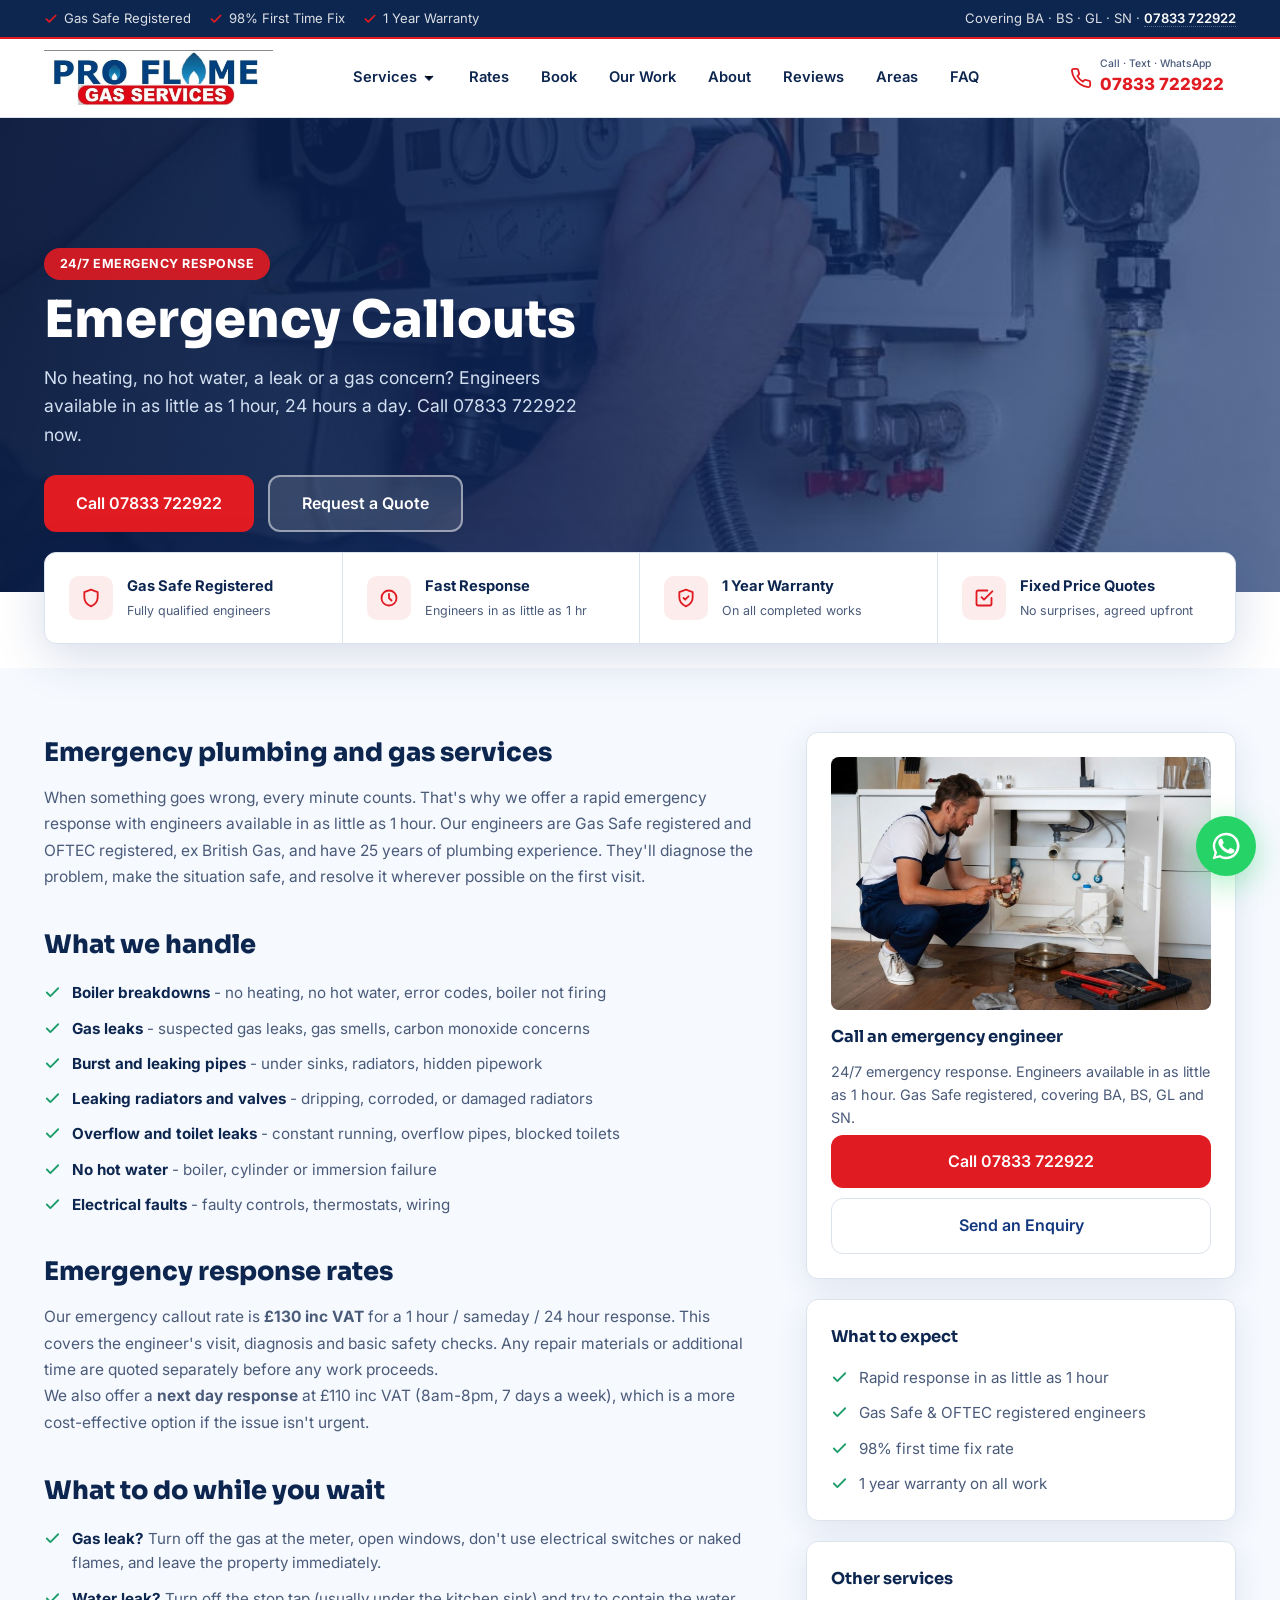
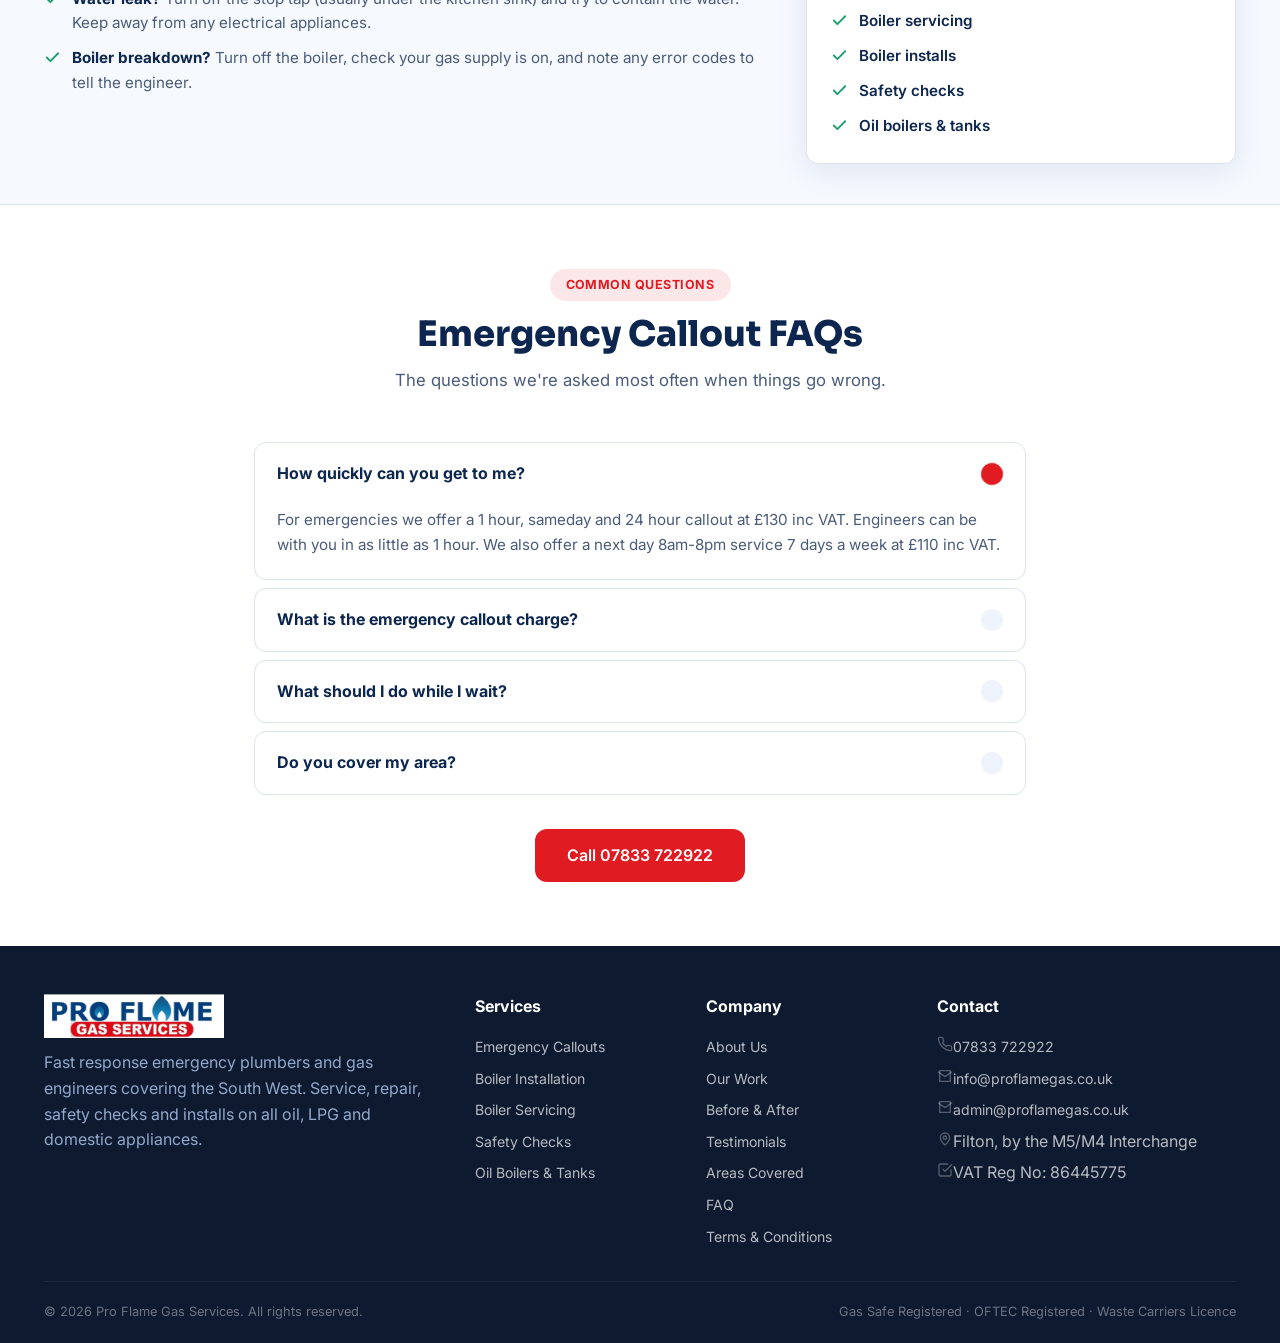
<file: emergency-callouts.html>
<!DOCTYPE html>
<html lang="en-GB">
<head>
<meta charset="UTF-8">
<meta name="viewport" content="width=device-width, initial-scale=1.0">
<title>Emergency Callouts &amp; 24/7 Repairs | Pro Flame Gas Services</title>
<meta name="description" content="24/7 emergency plumbers and gas engineers. 1 hour response from £130 inc VAT. Burst pipes, boiler breakdowns, gas leaks and more. Covering BA, BS, GL and SN.">
<meta name="robots" content="index, follow">
<link rel="icon" href="assets/proflame-logo.jpg">
<link rel="preconnect" href="https://fonts.googleapis.com">
<link rel="preconnect" href="https://fonts.gstatic.com" crossorigin>
<link href="https://fonts.googleapis.com/css2?family=Sora:wght@600;700;800&family=Inter:wght@400;500;600;700;800&display=swap" rel="stylesheet">

<style>
/* ===== RESET & VARIABLES (from home page) ===== */
* {
    margin: 0;
    padding: 0;
    box-sizing: border-box;
}
:root {
    --navy: #14387f;
    --navy-deep: #0d264f;
    --red: #e11b22;
    --red-dark: #b8161c;
    --flame-light: #f5a623;
    --blue-soft: #eef3fc;
    --bg: #f6f9fe;
    --muted: #4a5b7a;
    --border: #dce3ed;
    --radius: 12px;
    --radius-sm: 8px;
    --shadow: 0 8px 32px rgba(20, 56, 127, 0.10);
    --shadow-hover: 0 12px 48px rgba(20, 56, 127, 0.18);
    --transition: 0.25s ease;
    --success: #1e9e6b;
}
html {
    scroll-behavior: smooth;
}
body {
    font-family: 'Inter', sans-serif;
    background: #fff;
    color: #1a2636;
    line-height: 1.6;
}
img {
    max-width: 100%;
    display: block;
}
a {
    text-decoration: none;
    color: inherit;
}
.wrap {
    max-width: 1240px;
    margin: 0 auto;
    padding: 0 24px;
}
.icon {
    width: 20px;
    height: 20px;
    flex-shrink: 0;
    fill: none;
    stroke: currentColor;
    stroke-width: 2;
    stroke-linecap: round;
    stroke-linejoin: round;
}
.btn {
    display: inline-flex;
    align-items: center;
    gap: 10px;
    padding: 14px 32px;
    border-radius: var(--radius);
    font-weight: 600;
    font-size: 1rem;
    border: none;
    cursor: pointer;
    transition: var(--transition);
    font-family: 'Inter', sans-serif;
    background: var(--navy);
    color: #fff;
}
.btn:hover {
    transform: translateY(-2px);
    box-shadow: var(--shadow-hover);
}
.btn-primary {
    background: var(--red);
    color: #fff;
}
.btn-primary:hover {
    background: var(--red-dark);
}
.btn-ghost {
    background: transparent;
    color: var(--navy);
    border: 2px solid var(--navy);
}
.btn-ghost:hover {
    background: var(--navy);
    color: #fff;
}
.btn-block {
    width: 100%;
    justify-content: center;
}
.btn-navy {
    background: var(--navy-deep);
    color: #fff;
}
.btn-navy:hover {
    background: var(--navy);
}
.btn-back {
    background: #fff;
    color: var(--navy);
    border: 1.5px solid var(--border);
}
.btn-back:hover {
    border-color: var(--navy);
    background: var(--blue-soft);
}
.eyebrow {
    display: inline-block;
    background: rgba(225, 27, 34, 0.10);
    color: var(--red);
    font-weight: 700;
    font-size: 0.78rem;
    letter-spacing: 0.04em;
    text-transform: uppercase;
    padding: 6px 16px;
    border-radius: 40px;
    margin-bottom: 12px;
}
.section-head {
    text-align: center;
    max-width: 720px;
    margin: 0 auto 48px;
}
.section-head h2 {
    font-family: 'Sora', sans-serif;
    font-size: 2.2rem;
    font-weight: 800;
    color: var(--navy-deep);
    line-height: 1.2;
    margin-bottom: 12px;
}
.section-head p {
    color: var(--muted);
    font-size: 1.05rem;
}

/* ===== TOP BAR ===== */
.topbar {
    background: var(--navy-deep);
    color: rgba(255, 255, 255, 0.85);
    font-size: 0.82rem;
    padding: 8px 0;
    border-bottom: 2px solid var(--red);
    position: relative;
    z-index: 60;
}
.topbar .wrap {
    display: flex;
    justify-content: space-between;
    align-items: center;
    flex-wrap: wrap;
    gap: 6px 16px;
}
.topbar .badges {
    display: flex;
    gap: 18px;
    flex-wrap: wrap;
}
.topbar .badges span {
    display: inline-flex;
    align-items: center;
    gap: 6px;
}
.topbar .badges .icon {
    width: 14px;
    height: 14px;
    stroke: var(--red);
    stroke-width: 3;
}
.topbar a {
    color: #fff;
    font-weight: 600;
    border-bottom: 1px dotted rgba(255, 255, 255, 0.3);
}
.topbar a:hover {
    border-bottom-color: #fff;
}

/* ===== HEADER / NAVBAR — STICKY (same as home) ===== */
header.site {
    position: sticky;
    top: 0;
    z-index: 1000;
    background: #fff;
    border-bottom: 1px solid var(--border);
    transition: box-shadow 0.3s, background 0.3s;
}
header.site.scrolled {
    box-shadow: 0 4px 24px rgba(20, 56, 127, 0.08);
    background: rgba(255, 255, 255, 0.97);
    backdrop-filter: blur(6px);
}
.header-inner {
    display: flex;
    align-items: center;
    justify-content: space-between;
    gap: 16px;
    padding: 10px 0;
    min-height: 78px;
}

/* — Logo (bigger) — */
.logo img {
    display: block;
    height: 56px;
    width: auto;
    transition: height 0.3s;
}
header.site.scrolled .logo img {
    height: 44px;
}

/* — Main nav (desktop) — */
nav.main {
    display: flex;
    align-items: center;
    gap: 4px;
}
nav.main>a,
nav.main .nav-item>a {
    padding: 8px 14px;
    font-weight: 600;
    font-size: 0.92rem;
    color: var(--navy-deep);
    border-radius: var(--radius-sm);
    transition: var(--transition);
    display: flex;
    align-items: center;
    gap: 4px;
    position: relative;
}
nav.main>a:hover,
nav.main .nav-item>a:hover {
    background: var(--blue-soft);
    color: var(--red);
}
.nav-caret {
    width: 16px;
    height: 16px;
    stroke: currentColor;
    stroke-width: 2.2;
}

/* — Dropdown — */
.nav-item {
    position: relative;
}
.nav-drop {
    position: absolute;
    top: calc(100% + 6px);
    left: 0;
    min-width: 220px;
    background: #fff;
    border-radius: var(--radius);
    box-shadow: var(--shadow);
    padding: 8px 0;
    opacity: 0;
    visibility: hidden;
    transform: translateY(6px);
    transition: var(--transition);
    border: 1px solid var(--border);
    pointer-events: none;
    z-index: 100;
}
.nav-item:hover .nav-drop {
    opacity: 1;
    visibility: visible;
    transform: translateY(0);
    pointer-events: auto;
}
.nav-drop a {
    display: flex;
    align-items: center;
    gap: 10px;
    padding: 10px 18px;
    font-size: 0.88rem;
    color: var(--navy-deep);
    transition: var(--transition);
    border-left: 3px solid transparent;
}
.nav-drop a:hover {
    background: var(--blue-soft);
    color: var(--red);
    border-left-color: var(--red);
}
.nav-drop .icon {
    width: 16px;
    height: 16px;
    opacity: 0.6;
}

/* — Header CTA — only phone number (no Book Now) — */
.header-cta {
    display: flex;
    align-items: center;
    gap: 12px;
    flex-shrink: 0;
}
.header-phone {
    display: flex;
    align-items: center;
    gap: 8px;
    color: var(--navy-deep);
    padding: 6px 12px;
    border-radius: var(--radius-sm);
    transition: var(--transition);
}
.header-phone:hover {
    background: var(--blue-soft);
}
.header-phone .txt small {
    display: block;
    font-size: 0.65rem;
    font-weight: 500;
    color: var(--muted);
    line-height: 1.2;
}
.header-phone .txt strong {
    font-size: 1.05rem;
    font-weight: 800;
    color: var(--red);
}
.header-phone .icon {
    stroke: var(--red);
    width: 22px;
    height: 22px;
}

/* — WhatsApp floating button — */
.whatsapp-float {
    position: fixed;
    bottom: 24px;
    right: 24px;
    z-index: 999;
    width: 60px;
    height: 60px;
    background: #25D366;
    border-radius: 50%;
    display: flex;
    align-items: center;
    justify-content: center;
    box-shadow: 0 8px 32px rgba(37, 211, 102, 0.4);
    transition: transform 0.3s ease, box-shadow 0.3s ease;
    animation: pulse-whatsapp 2.5s ease-in-out infinite;
}
.whatsapp-float:hover {
    transform: scale(1.08);
    box-shadow: 0 12px 48px rgba(37, 211, 102, 0.55);
}
.whatsapp-float .icon {
    width: 32px;
    height: 32px;
    stroke: none;
    fill: #fff;
}
@keyframes pulse-whatsapp {
    0% { box-shadow: 0 0 0 0 rgba(37, 211, 102, 0.4); }
    70% { box-shadow: 0 0 0 16px rgba(37, 211, 102, 0); }
    100% { box-shadow: 0 0 0 0 rgba(37, 211, 102, 0); }
}
@media (max-width: 600px) {
    .whatsapp-float {
        width: 52px;
        height: 52px;
        bottom: 16px;
        right: 16px;
    }
    .whatsapp-float .icon {
        width: 28px;
        height: 28px;
    }
}

/* — Hamburger (mobile) — */
.nav-toggle {
    display: none;
    flex-direction: column;
    gap: 5px;
    background: none;
    border: none;
    padding: 6px 4px;
    cursor: pointer;
    width: 34px;
    height: 34px;
    justify-content: center;
    align-items: center;
    border-radius: 6px;
    transition: background 0.2s;
}
.nav-toggle:hover {
    background: var(--blue-soft);
}
.nav-toggle span {
    display: block;
    width: 26px;
    height: 2.5px;
    background: var(--navy-deep);
    border-radius: 4px;
    transition: var(--transition);
    transform-origin: center;
}
.nav-toggle[aria-expanded="true"] span:nth-child(1) {
    transform: translateY(7px) rotate(45deg);
}
.nav-toggle[aria-expanded="true"] span:nth-child(2) {
    opacity: 0;
    transform: scaleX(0);
}
.nav-toggle[aria-expanded="true"] span:nth-child(3) {
    transform: translateY(-7px) rotate(-45deg);
}

/* ===== MOBILE NAV (collapsible groups) ===== */
.mobile-nav {
    display: none;
    background: #fff;
    border-top: 1px solid var(--border);
    padding: 8px 0 16px;
    flex-direction: column;
}
.mobile-nav.open {
    display: flex;
}
.mobile-nav .mn-group {
    border-bottom: 1px solid var(--border);
}
.mobile-nav .mn-parent {
    width: 100%;
    display: flex;
    align-items: center;
    justify-content: space-between;
    background: none;
    border: none;
    padding: 13px 16px;
    font-weight: 700;
    color: var(--navy-deep);
    font-size: 0.98rem;
    cursor: pointer;
    font-family: 'Inter', sans-serif;
    text-align: left;
    border-radius: var(--radius-sm);
    transition: var(--transition);
}
.mobile-nav .mn-parent:hover {
    background: var(--blue-soft);
}
.mn-caret {
    width: 18px;
    height: 18px;
    stroke: var(--navy);
    stroke-width: 2.4;
    fill: none;
    stroke-linecap: round;
    stroke-linejoin: round;
    transition: transform 0.25s;
}
.mn-group.open .mn-caret {
    transform: rotate(180deg);
}
.mn-submenu {
    display: none;
    background: var(--blue-soft);
    padding: 6px 8px 10px;
    border-radius: var(--radius-sm);
    margin: 0 8px 8px;
}
.mn-group.open .mn-submenu {
    display: block;
}
.mn-submenu a {
    display: block;
    padding: 10px 16px;
    margin-left: 20px;
    border-radius: var(--radius-sm);
    font-size: 0.9rem;
    color: var(--muted);
    font-weight: 500;
    border-left: 2px solid transparent;
}
.mn-submenu a:hover {
    background: #fff;
    color: var(--red);
    border-left-color: var(--red);
}
.mobile-nav a {
    padding: 12px 16px;
    font-weight: 600;
    color: var(--navy-deep);
    border-radius: var(--radius-sm);
    transition: var(--transition);
    font-size: 0.95rem;
    border-left: 3px solid transparent;
}
.mobile-nav a:hover {
    background: var(--blue-soft);
    color: var(--red);
    border-left-color: var(--red);
}
.mn-call {
    background: var(--red);
    color: #fff !important;
    text-align: center;
    font-weight: 800;
    margin-top: 8px;
    border-radius: var(--radius) !important;
    padding: 14px !important;
    border-left: none !important;
}
.mn-call:hover {
    background: var(--red-dark) !important;
    color: #fff !important;
}

/* ===== RESPONSIVE ===== */
@media (max-width: 1220px) {
    nav.main { display: none; }
    .nav-toggle { display: flex; }
    .header-phone .txt { display: none; }
    .logo img { height: 40px; }
    header.site.scrolled .logo img { height: 36px; }
}
@media (max-width: 640px) {
    .topbar .badges span:nth-child(2),
    .topbar .badges span:nth-child(3) { display: none; }
    .topbar .wrap { justify-content: center; font-size: 0.75rem; }
    .logo img { height: 34px; }
    header.site.scrolled .logo img { height: 30px; }
    .section-head h2 { font-size: 1.6rem; }
    .header-inner { min-height: 62px; padding: 6px 0; }
}
@media (max-width: 400px) {
    .topbar .badges span:first-child { font-size: 0.7rem; }
    .logo img { height: 28px; }
}

/* ============================================================
   SERVICE PAGE SPECIFIC STYLES
   ============================================================ */

/* Hero */
.svc-hero {
    position: relative;
    overflow: hidden;
    color: #fff;
    padding: 130px 0 60px;
    min-height: 420px;
}
.svc-hero-bg {
    position: absolute;
    inset: 0;
    background-image: url("assets/svc-emergency.jpg");
    background-size: cover;
    background-position: center;
}
.svc-hero-bg::after {
    content: "";
    position: absolute;
    inset: 0;
    background: linear-gradient(100deg, rgba(8,26,63,0.95) 0%, rgba(12,37,89,0.88) 45%, rgba(20,56,127,0.55) 100%);
}
.svc-hero .wrap {
    position: relative;
    z-index: 2;
}
.svc-hero h1 {
    color: #fff;
    max-width: 660px;
    font-family: 'Sora', sans-serif;
    font-size: clamp(2rem, 4vw, 3.2rem);
    font-weight: 800;
    line-height: 1.1;
    margin-bottom: 16px;
}
.svc-hero p.lead {
    color: #d3e0f2;
    font-size: 1.1rem;
    max-width: 560px;
    margin-bottom: 0;
}
.svc-hero-ctas {
    display: flex;
    gap: 14px;
    flex-wrap: wrap;
    margin-top: 26px;
}
.svc-hero-ctas .btn-ghost {
    background: rgba(255,255,255,0.12);
    color: #fff;
    border: 2px solid rgba(255,255,255,0.5);
}
.svc-hero-ctas .btn-ghost:hover {
    background: rgba(255,255,255,0.25);
}

/* Trust Float Strip (same as home page) */
.trust-float {
    margin-top: -40px;
    margin-bottom: 24px;
    position: relative;
    z-index: 5;
}
.trust-float-grid {
    background: #fff;
    border-radius: var(--radius);
    box-shadow: var(--shadow-hover);
    display: grid;
    grid-template-columns: repeat(4, 1fr);
    border: 1px solid var(--border);
}
.trust-float-item {
    display: flex;
    align-items: center;
    gap: 14px;
    padding: 22px 24px;
    border-right: 1px solid var(--border);
}
.trust-float-item:last-child {
    border-right: none;
}
.trust-float-item .badge-ico {
    width: 44px;
    height: 44px;
    border-radius: 10px;
    background: #fdecec;
    color: var(--red);
    display: flex;
    align-items: center;
    justify-content: center;
    flex-shrink: 0;
}
.trust-float-item .badge-ico .icon {
    width: 20px;
    height: 20px;
    stroke-width: 2.2;
}
.trust-float-item h3 {
    font-size: 0.92rem;
    margin: 0 0 2px;
    color: var(--navy-deep);
}
.trust-float-item p {
    margin: 0;
    font-size: 0.78rem;
    color: var(--muted);
}
@media (max-width: 900px) {
    .trust-float { margin-top: -24px; }
    .trust-float-grid { grid-template-columns: 1fr 1fr; }
    .trust-float-item { border-right: none; border-bottom: 1px solid var(--border); padding: 16px 18px; }
}
@media (max-width: 560px) {
    .trust-float-grid { grid-template-columns: 1fr; }
}

/* Main content */
.svc-body {
    background: var(--bg);
    padding: 64px 0 40px;
}
.svc-grid {
    display: grid;
    grid-template-columns: 1.25fr 0.75fr;
    gap: 46px;
    align-items: start;
}
@media (max-width: 900px) {
    .svc-grid { grid-template-columns: 1fr; }
}
.svc-copy h2 {
    font-family: 'Sora', sans-serif;
    font-size: 1.6rem;
    font-weight: 800;
    color: var(--navy-deep);
    margin-top: 34px;
    margin-bottom: 12px;
}
.svc-copy h2:first-child {
    margin-top: 0;
}
.svc-copy p {
    font-size: 0.97rem;
    line-height: 1.7;
    color: var(--muted);
}
.svc-list {
    list-style: none;
    padding: 0;
    margin: 16px 0 0;
    display: flex;
    flex-direction: column;
    gap: 11px;
}
.svc-list li {
    position: relative;
    padding-left: 28px;
    font-size: 0.95rem;
    color: var(--muted);
    line-height: 1.6;
}
.svc-list li .icon {
    position: absolute;
    left: 0;
    top: 3px;
    width: 17px;
    height: 17px;
    color: var(--success);
    stroke-width: 2.6;
}
.svc-list li strong {
    color: var(--navy-deep);
}
.svc-list a {
    color: var(--navy-deep);
    font-weight: 600;
}
.svc-list a:hover {
    color: var(--red);
}

.svc-note {
    display: flex;
    gap: 11px;
    align-items: flex-start;
    padding: 14px 16px;
    border-radius: 10px;
    background: #fff8e6;
    border: 1px solid #f2dda4;
    font-size: 0.88rem;
    color: #7a5b12;
    line-height: 1.55;
    margin-top: 20px;
}
.svc-note .icon {
    width: 17px;
    height: 17px;
    color: #b8860b;
    flex-shrink: 0;
    margin-top: 2px;
}

/* Sidebar */
.svc-aside {
    position: sticky;
    top: 110px;
    display: flex;
    flex-direction: column;
    gap: 20px;
}
@media (max-width: 900px) {
    .svc-aside { position: static; }
}
.svc-card {
    background: #fff;
    border: 1px solid var(--border);
    border-radius: var(--radius);
    box-shadow: var(--shadow);
    padding: 24px;
}
.svc-card h3 {
    font-family: 'Sora', sans-serif;
    font-size: 1.02rem;
    color: var(--navy-deep);
    margin-bottom: 10px;
}
.svc-card img {
    width: 100%;
    border-radius: var(--radius-sm);
    margin-bottom: 14px;
}
.svc-card .btn-block {
    margin-top: 6px;
}

/* FAQ (same as home) */
.faq-list {
    max-width: 820px;
    margin: 0 auto;
    display: flex;
    flex-direction: column;
    gap: 8px;
}
.faq-item {
    border: 1px solid var(--border);
    border-radius: var(--radius);
    overflow: hidden;
    background: #fff;
    transition: var(--transition);
}
.faq-item:hover {
    border-color: var(--navy);
}
.faq-item summary {
    padding: 18px 22px;
    font-weight: 700;
    font-size: 1rem;
    color: var(--navy-deep);
    cursor: pointer;
    list-style: none;
    display: flex;
    justify-content: space-between;
    align-items: center;
    gap: 16px;
    transition: var(--transition);
}
.faq-item summary::-webkit-details-marker {
    display: none;
}
.faq-item .plus {
    flex-shrink: 0;
    width: 22px;
    height: 22px;
    border-radius: 50%;
    background: var(--blue-soft);
    display: flex;
    align-items: center;
    justify-content: center;
    transition: var(--transition);
    font-size: 1.2rem;
    font-weight: 300;
    color: var(--navy);
}
.faq-item[open] .plus {
    transform: rotate(45deg);
    background: var(--red);
    color: #fff;
}
.faq-item p {
    padding: 4px 22px 22px;
    color: var(--muted);
    font-size: 0.95rem;
}

/* ===== FOOTER (same as home) ===== */
footer.site {
    background: #0d1a30;
    color: rgba(255, 255, 255, 0.7);
    padding: 48px 0 20px;
}
.footer-grid {
    display: grid;
    grid-template-columns: 2fr 1fr 1fr 1.5fr;
    gap: 32px;
    padding-bottom: 32px;
    border-bottom: 1px solid rgba(255, 255, 255, 0.06);
}
.footer-grid .flogo {
    height: 44px;
    width: auto;
    margin-bottom: 12px;
}
.footer-grid h4 {
    color: #fff;
    font-weight: 700;
    font-size: 1rem;
    margin-bottom: 14px;
}
.footer-grid ul {
    list-style: none;
    display: flex;
    flex-direction: column;
    gap: 6px;
}
.footer-grid ul li a {
    font-size: 0.88rem;
    transition: var(--transition);
    display: inline-flex;
    align-items: center;
    gap: 6px;
}
.footer-grid ul li a:hover {
    color: #fff;
}
.footer-grid ul li .icon {
    width: 16px;
    height: 16px;
    stroke: rgba(255, 255, 255, 0.3);
    flex-shrink: 0;
}
.footer-bottom {
    padding-top: 20px;
    display: flex;
    justify-content: space-between;
    flex-wrap: wrap;
    gap: 8px 16px;
    font-size: 0.8rem;
    color: rgba(255, 255, 255, 0.4);
}
@media (max-width: 820px) {
    .footer-grid { grid-template-columns: 1fr 1fr; }
}
@media (max-width: 480px) {
    .footer-grid { grid-template-columns: 1fr; }
}
</style>

<script type="application/ld+json">
{
  "@context": "https://schema.org",
  "@type": "FAQPage",
  "mainEntity": [
    {"@type":"Question","name":"How quickly can you get to me?","acceptedAnswer":{"@type":"Answer","text":"For emergencies we offer a 1 hour, sameday and 24 hour callout at £130 inc VAT. Engineers can be with you in as little as 1 hour. We also offer a next day 8am-8pm service 7 days a week at £110 inc VAT."}},
    {"@type":"Question","name":"What is the emergency callout charge?","acceptedAnswer":{"@type":"Answer","text":"Our 1 hour / sameday / 24 hour emergency callout is £130 inc VAT. This covers the engineer's visit, diagnosis and basic safety checks. Any repair materials or additional time are quoted separately."}},
    {"@type":"Question","name":"What should I do while I wait?","acceptedAnswer":{"@type":"Answer","text":"If you suspect a gas leak, turn off the gas supply at the meter, open windows and leave the property immediately. Do not use any electrical switches or naked flames. For water leaks, turn off the stop tap and try to contain the water. For boiler breakdowns, turn off the boiler and wait for the engineer."}},
    {"@type":"Question","name":"Do you cover my area?","acceptedAnswer":{"@type":"Answer","text":"We cover the BA, BS, GL and SN postcode areas across the South West. We're based in Filton by the M5/M4 interchange, which lets us reach most of the region quickly."}}
  ]
}
</script>
</head>
<body>

<!-- TOP BAR -->
<div class="topbar">
  <div class="wrap">
    <div class="badges">
      <span><svg class="icon" viewBox="0 0 24 24"><path d="M20 6 9 17l-5-5"/></svg> Gas Safe Registered</span>
      <span><svg class="icon" viewBox="0 0 24 24"><path d="M20 6 9 17l-5-5"/></svg> 98% First Time Fix</span>
      <span><svg class="icon" viewBox="0 0 24 24"><path d="M20 6 9 17l-5-5"/></svg> 1 Year Warranty</span>
    </div>
    <div>Covering BA · BS · GL · SN · <a href="tel:+447833722922">07833 722922</a></div>
  </div>
</div>

<!-- HEADER (sticky) -->
<header class="site" id="siteHeader">
  <div class="wrap">
    <div class="header-inner">
      <!-- LOGO — bigger -->
      <a class="logo" href="index.html">
        <img src="assets/proflame-logo-new.png" alt="Pro Flame Gas Services South West" style="height:56px;width:auto;">
      </a>

      <!-- DESKTOP NAV -->
      <nav class="main">
        <div class="nav-item">
          <a href="index.html#services">Services <svg class="nav-caret" viewBox="0 0 24 24"><path d="M6 9l6 6 6-6"/></svg></a>
          <div class="nav-drop">
            <a href="index.html#services"><svg class="icon" viewBox="0 0 24 24"><path d="M5 12h14M13 6l6 6-6 6"/></svg>All Services</a>
            <a href="boiler-servicing.html"><svg class="icon" viewBox="0 0 24 24"><path d="M5 12h14M13 6l6 6-6 6"/></svg>Boiler Servicing</a>
            <a href="boiler-installs.html"><svg class="icon" viewBox="0 0 24 24"><path d="M5 12h14M13 6l6 6-6 6"/></svg>Boiler Installs</a>
            <a href="safety-checks.html"><svg class="icon" viewBox="0 0 24 24"><path d="M5 12h14M13 6l6 6-6 6"/></svg>Safety Checks</a>
            <a href="emergency-callouts.html"><svg class="icon" viewBox="0 0 24 24"><path d="M5 12h14M13 6l6 6-6 6"/></svg>Emergency Callouts</a>
            <a href="oil-boilers-tanks.html"><svg class="icon" viewBox="0 0 24 24"><path d="M5 12h14M13 6l6 6-6 6"/></svg>Oil Boilers &amp; Tanks</a>
          </div>
        </div>
        <a href="index.html#pricing">Rates</a>
        <a href="booking.php?t=S">Book</a>
        <a href="index.html#our-work">Our Work</a>
        <a href="index.html#about">About</a>
        <a href="index.html#reviews">Reviews</a>
        <a href="index.html#coverage">Areas</a>
        <a href="index.html#faq">FAQ</a>
      </nav>

      <!-- HEADER CTA — only phone number (no Book Now) -->
      <div class="header-cta">
        <a href="tel:+447833722922" class="header-phone">
          <svg class="icon" viewBox="0 0 24 24"><path d="M22 16.92v3a2 2 0 0 1-2.18 2 19.79 19.79 0 0 1-8.63-3.07 19.5 19.5 0 0 1-6-6 19.79 19.79 0 0 1-3.07-8.67A2 2 0 0 1 4.11 2h3a2 2 0 0 1 2 1.72c.127.96.361 1.903.7 2.81a2 2 0 0 1-.45 2.11L8.09 9.91a16 16 0 0 0 6 6l1.27-1.27a2 2 0 0 1 2.11-.45c.907.339 1.85.573 2.81.7A2 2 0 0 1 22 16.92z"/></svg>
          <div class="txt"><small>Call · Text · WhatsApp</small><strong>07833 722922</strong></div>
        </a>

        <!-- HAMBURGER -->
        <button class="nav-toggle" type="button" aria-label="Open menu" aria-expanded="false" aria-controls="mobile-nav">
          <span></span><span></span><span></span>
        </button>
      </div>
    </div>

    <!-- MOBILE NAV (collapsible groups) -->
    <nav class="mobile-nav" id="mobile-nav">
      <div class="mn-group">
        <button class="mn-parent" type="button" aria-expanded="false">Services <svg class="mn-caret" viewBox="0 0 24 24"><path d="M6 9l6 6 6-6"/></svg></button>
        <div class="mn-submenu">
          <a href="boiler-servicing.html">Boiler Servicing</a>
          <a href="boiler-installs.html">Boiler Installs</a>
          <a href="safety-checks.html">Safety Checks</a>
          <a href="emergency-callouts.html">Emergency Callouts</a>
          <a href="oil-boilers-tanks.html">Oil Boilers &amp; Tanks</a>
        </div>
      </div>
      <a href="index.html#pricing">Callout Rates</a>
      <a href="booking.php?t=S">Book Online</a>
      <a href="index.html#our-work">Our Work</a>
      <div class="mn-group">
        <button class="mn-parent" type="button" aria-expanded="false">About Us <svg class="mn-caret" viewBox="0 0 24 24"><path d="M6 9l6 6 6-6"/></svg></button>
        <div class="mn-submenu">
          <a href="index.html#about">About Us</a>
          <a href="index.html#reviews">Reviews</a>
          <a href="index.html#coverage">Areas Covered</a>
          <a href="index.html#faq">FAQ</a>
          <a href="terms.html">Terms &amp; Conditions</a>
        </div>
      </div>
      <a class="mn-call" href="tel:+447833722922">Call 07833 722922</a>
    </nav>
  </div>
</header>

<!-- HERO -->
<section class="svc-hero">
  <div class="svc-hero-bg"></div>
  <div class="wrap">
    <span class="eyebrow" style="background:rgba(225,27,34,0.9);color:#fff;">24/7 Emergency Response</span>
    <h1>Emergency Callouts</h1>
    <p class="lead">No heating, no hot water, a leak or a gas concern? Engineers available in as little as 1 hour, 24 hours a day. Call 07833 722922 now.</p>
    <div class="svc-hero-ctas">
      <a href="tel:+447833722922" class="btn btn-primary">Call 07833 722922</a>
      <a href="index.html#bookingForm" class="btn btn-ghost">Request a Quote</a>
    </div>
  </div>
</section>

<!-- TRUST FLOAT (same as home) -->
<div class="trust-float wrap">
  <div class="trust-float-grid">
    <div class="trust-float-item">
      <span class="badge-ico"><svg class="icon" viewBox="0 0 24 24"><path d="M12 2 4 5v6c0 5 3.5 9 8 11 4.5-2 8-6 8-11V5l-8-3z"/></svg></span>
      <div><h3>Gas Safe Registered</h3><p>Fully qualified engineers</p></div>
    </div>
    <div class="trust-float-item">
      <span class="badge-ico"><svg class="icon" viewBox="0 0 24 24"><circle cx="12" cy="12" r="9"/><path d="M12 7v5l3 3"/></svg></span>
      <div><h3>Fast Response</h3><p>Engineers in as little as 1 hr</p></div>
    </div>
    <div class="trust-float-item">
      <span class="badge-ico"><svg class="icon" viewBox="0 0 24 24"><path d="M12 2 4 5v6c0 5 3.5 9 8 11 4.5-2 8-6 8-11V5l-8-3z"/><path d="M9 12l2 2 4-4"/></svg></span>
      <div><h3>1 Year Warranty</h3><p>On all completed works</p></div>
    </div>
    <div class="trust-float-item">
      <span class="badge-ico"><svg class="icon" viewBox="0 0 24 24"><path d="M9 11l3 3L22 4"/><path d="M21 12v7a2 2 0 0 1-2 2H5a2 2 0 0 1-2-2V5a2 2 0 0 1 2-2h11"/></svg></span>
      <div><h3>Fixed Price Quotes</h3><p>No surprises, agreed upfront</p></div>
    </div>
  </div>
</div>

<!-- MAIN CONTENT -->
<section class="svc-body">
  <div class="wrap svc-grid">
    <div class="svc-copy">
      <h2>Emergency plumbing and gas services</h2>
      <p>When something goes wrong, every minute counts. That's why we offer a rapid emergency response with engineers available in as little as 1 hour. Our engineers are Gas Safe registered and OFTEC registered, ex British Gas, and have 25 years of plumbing experience. They'll diagnose the problem, make the situation safe, and resolve it wherever possible on the first visit.</p>

      <h2>What we handle</h2>
      <ul class="svc-list">
        <li><svg class="icon" viewBox="0 0 24 24"><path d="M20 6 9 17l-5-5"/></svg><strong>Boiler breakdowns</strong> - no heating, no hot water, error codes, boiler not firing</li>
        <li><svg class="icon" viewBox="0 0 24 24"><path d="M20 6 9 17l-5-5"/></svg><strong>Gas leaks</strong> - suspected gas leaks, gas smells, carbon monoxide concerns</li>
        <li><svg class="icon" viewBox="0 0 24 24"><path d="M20 6 9 17l-5-5"/></svg><strong>Burst and leaking pipes</strong> - under sinks, radiators, hidden pipework</li>
        <li><svg class="icon" viewBox="0 0 24 24"><path d="M20 6 9 17l-5-5"/></svg><strong>Leaking radiators and valves</strong> - dripping, corroded, or damaged radiators</li>
        <li><svg class="icon" viewBox="0 0 24 24"><path d="M20 6 9 17l-5-5"/></svg><strong>Overflow and toilet leaks</strong> - constant running, overflow pipes, blocked toilets</li>
        <li><svg class="icon" viewBox="0 0 24 24"><path d="M20 6 9 17l-5-5"/></svg><strong>No hot water</strong> - boiler, cylinder or immersion failure</li>
        <li><svg class="icon" viewBox="0 0 24 24"><path d="M20 6 9 17l-5-5"/></svg><strong>Electrical faults</strong> - faulty controls, thermostats, wiring</li>
      </ul>

      <h2>Emergency response rates</h2>
      <p>Our emergency callout rate is <strong>£130 inc VAT</strong> for a 1 hour / sameday / 24 hour response. This covers the engineer's visit, diagnosis and basic safety checks. Any repair materials or additional time are quoted separately before any work proceeds.</p>
      <p>We also offer a <strong>next day response</strong> at £110 inc VAT (8am-8pm, 7 days a week), which is a more cost-effective option if the issue isn't urgent.</p>

      <h2>What to do while you wait</h2>
      <ul class="svc-list">
        <li><svg class="icon" viewBox="0 0 24 24"><path d="M20 6 9 17l-5-5"/></svg><strong>Gas leak?</strong> Turn off the gas at the meter, open windows, don't use electrical switches or naked flames, and leave the property immediately.</li>
        <li><svg class="icon" viewBox="0 0 24 24"><path d="M20 6 9 17l-5-5"/></svg><strong>Water leak?</strong> Turn off the stop tap (usually under the kitchen sink) and try to contain the water. Keep away from any electrical appliances.</li>
        <li><svg class="icon" viewBox="0 0 24 24"><path d="M20 6 9 17l-5-5"/></svg><strong>Boiler breakdown?</strong> Turn off the boiler, check your gas supply is on, and note any error codes to tell the engineer.</li>
      </ul>
    </div>

    <aside class="svc-aside">
      <div class="svc-card">
        <img src="assets/leak-repair-before.jpg" alt="Emergency leak repair before photo">
        <h3>Call an emergency engineer</h3>
        <p style="font-size:0.9rem;color:var(--muted);">24/7 emergency response. Engineers available in as little as 1 hour. Gas Safe registered, covering BA, BS, GL and SN.</p>
        <a href="tel:+447833722922" class="btn btn-primary btn-block">Call 07833 722922</a>
        <a href="index.html#bookingForm" class="btn btn-back btn-block" style="margin-top:10px;">Send an Enquiry</a>
      </div>

      <div class="svc-card">
        <h3>What to expect</h3>
        <ul class="svc-list">
          <li><svg class="icon" viewBox="0 0 24 24"><path d="M20 6 9 17l-5-5"/></svg>Rapid response in as little as 1 hour</li>
          <li><svg class="icon" viewBox="0 0 24 24"><path d="M20 6 9 17l-5-5"/></svg>Gas Safe &amp; OFTEC registered engineers</li>
          <li><svg class="icon" viewBox="0 0 24 24"><path d="M20 6 9 17l-5-5"/></svg>98% first time fix rate</li>
          <li><svg class="icon" viewBox="0 0 24 24"><path d="M20 6 9 17l-5-5"/></svg>1 year warranty on all work</li>
        </ul>
      </div>

      <div class="svc-card">
        <h3>Other services</h3>
        <ul class="svc-list">
          <li><svg class="icon" viewBox="0 0 24 24"><path d="M20 6 9 17l-5-5"/></svg><a href="boiler-servicing.html">Boiler servicing</a></li>
          <li><svg class="icon" viewBox="0 0 24 24"><path d="M20 6 9 17l-5-5"/></svg><a href="boiler-installs.html">Boiler installs</a></li>
          <li><svg class="icon" viewBox="0 0 24 24"><path d="M20 6 9 17l-5-5"/></svg><a href="safety-checks.html">Safety checks</a></li>
          <li><svg class="icon" viewBox="0 0 24 24"><path d="M20 6 9 17l-5-5"/></svg><a href="oil-boilers-tanks.html">Oil boilers &amp; tanks</a></li>
        </ul>
      </div>
    </aside>
  </div>
</section>

<!-- FAQ -->
<section style="background:#fff;border-top:1px solid var(--border);padding:64px 0;">
  <div class="wrap" style="max-width:820px;">
    <div class="section-head">
      <span class="eyebrow">Common Questions</span>
      <h2>Emergency Callout FAQs</h2>
      <p>The questions we're asked most often when things go wrong.</p>
    </div>
    <div class="faq-list">
      <details class="faq-item" open>
        <summary>How quickly can you get to me? <span class="plus"></span></summary>
        <p>For emergencies we offer a 1 hour, sameday and 24 hour callout at £130 inc VAT. Engineers can be with you in as little as 1 hour. We also offer a next day 8am-8pm service 7 days a week at £110 inc VAT.</p>
      </details>
      <details class="faq-item">
        <summary>What is the emergency callout charge? <span class="plus"></span></summary>
        <p>Our 1 hour / sameday / 24 hour emergency callout is £130 inc VAT. This covers the engineer's visit, diagnosis and basic safety checks. Any repair materials or additional time are quoted separately.</p>
      </details>
      <details class="faq-item">
        <summary>What should I do while I wait? <span class="plus"></span></summary>
        <p>If you suspect a gas leak, turn off the gas supply at the meter, open windows and leave the property immediately. Do not use any electrical switches or naked flames. For water leaks, turn off the stop tap and try to contain the water. For boiler breakdowns, turn off the boiler and wait for the engineer.</p>
      </details>
      <details class="faq-item">
        <summary>Do you cover my area? <span class="plus"></span></summary>
        <p>We cover the BA, BS, GL and SN postcode areas across the South West. We're based in Filton by the M5/M4 interchange, which lets us reach most of the region quickly.</p>
      </details>
    </div>
    <div style="text-align:center;margin-top:34px;">
      <a href="tel:+447833722922" class="btn btn-primary">Call 07833 722922</a>
    </div>
  </div>
</section>

<!-- FOOTER -->
<footer class="site">
  <div class="wrap">
    <div class="footer-grid">
      <div>
        <img class="flogo" src="assets/proflame-logo-new.png" alt="Pro Flame Gas Services South West">
        <p style="color:#93a9cb;">Fast response emergency plumbers and gas engineers covering the South West. Service, repair, safety checks and installs on all oil, LPG and domestic appliances.</p>
      </div>
      <div>
        <h4>Services</h4>
        <ul>
          <li><a href="emergency-callouts.html">Emergency Callouts</a></li>
          <li><a href="boiler-installs.html">Boiler Installation</a></li>
          <li><a href="boiler-servicing.html">Boiler Servicing</a></li>
          <li><a href="safety-checks.html">Safety Checks</a></li>
          <li><a href="oil-boilers-tanks.html">Oil Boilers &amp; Tanks</a></li>
        </ul>
      </div>
      <div>
        <h4>Company</h4>
        <ul>
          <li><a href="index.html#about">About Us</a></li>
          <li><a href="index.html#our-work">Our Work</a></li>
          <li><a href="index.html#before-after">Before &amp; After</a></li>
          <li><a href="index.html#reviews">Testimonials</a></li>
          <li><a href="index.html#coverage">Areas Covered</a></li>
          <li><a href="index.html#faq">FAQ</a></li>
          <li><a href="terms.html">Terms &amp; Conditions</a></li>
        </ul>
      </div>
      <div>
        <h4>Contact</h4>
        <ul>
          <li><svg class="icon" viewBox="0 0 24 24"><path d="M22 16.92v3a2 2 0 0 1-2.18 2 19.79 19.79 0 0 1-8.63-3.07 19.5 19.5 0 0 1-6-6 19.79 19.79 0 0 1-3.07-8.67A2 2 0 0 1 4.11 2h3a2 2 0 0 1 2 1.72c.127.96.361 1.903.7 2.81a2 2 0 0 1-.45 2.11L8.09 9.91a16 16 0 0 0 6 6l1.27-1.27a2 2 0 0 1 2.11-.45c.907.339 1.85.573 2.81.7A2 2 0 0 1 22 16.92z"/></svg><a href="tel:+447833722922">07833 722922</a></li>
          <li><svg class="icon" viewBox="0 0 24 24"><path d="M4 4h16v16H4z"/><path d="m22 6-10 7L2 6"/></svg><a href="mailto:info@proflamegas.co.uk">info@proflamegas.co.uk</a></li>
          <li><svg class="icon" viewBox="0 0 24 24"><path d="M4 4h16v16H4z"/><path d="m22 6-10 7L2 6"/></svg><a href="mailto:admin@proflamegas.co.uk">admin@proflamegas.co.uk</a></li>
          <li><svg class="icon" viewBox="0 0 24 24"><path d="M12 21s-7-6.1-7-11a7 7 0 0 1 14 0c0 4.9-7 11-7 11z"/><circle cx="12" cy="10" r="2.5"/></svg>Filton, by the M5/M4 Interchange</li>
          <li><svg class="icon" viewBox="0 0 24 24"><path d="M9 11l3 3L22 4"/><path d="M21 12v7a2 2 0 0 1-2 2H5a2 2 0 0 1-2-2V5a2 2 0 0 1 2-2h11"/></svg>VAT Reg No: 86445775</li>
        </ul>
      </div>
    </div>
    <div class="footer-bottom">
      <span>© 2026 Pro Flame Gas Services. All rights reserved.</span>
      <span>Gas Safe Registered · OFTEC Registered · Waste Carriers Licence</span>
    </div>
  </div>
</footer>

<!-- FLOATING WHATSAPP BUTTON -->
<a href="https://wa.me/447833722922?text=Hi%20Pro%20Flame%20Gas%20Services%2C%20I%20have%20an%20emergency%20and%20need%20an%20engineer%20urgently." target="_blank" rel="noopener noreferrer" class="whatsapp-float" aria-label="Contact on WhatsApp for emergency">
  <svg class="icon" viewBox="0 0 24 24">
    <path d="M17.47 14.38c-.29-.15-1.7-.84-1.96-.93-.26-.1-.46-.15-.65.15-.2.29-.75.93-.92 1.12-.17.2-.34.22-.63.08-.29-.15-1.22-.45-2.33-1.44-.86-.77-1.44-1.72-1.61-2.01-.17-.29-.02-.45.13-.6.13-.13.29-.34.44-.51.15-.17.2-.29.29-.49.1-.2.05-.37-.02-.51-.08-.15-.65-1.58-.9-2.16-.24-.58-.48-.5-.65-.5-.17-.01-.37-.01-.56-.01-.2 0-.52.07-.79.37-.27.29-1.04 1.02-1.04 2.48s1.07 2.87 1.22 3.07c.15.2 2.1 3.2 5.08 4.49.71.31 1.26.49 1.69.62.71.23 1.36.2 1.87.12.57-.08 1.7-.7 1.94-1.37.24-.68.24-1.25.17-1.37-.07-.12-.26-.2-.55-.34z"/>
    <path d="M12 2a10 10 0 00-8.6 15.03L2 22l5.11-1.34A10 10 0 1012 2zm0 18.13a8.09 8.09 0 01-4.14-1.13l-.3-.18-3.08.81.82-3-.19-.31A8.13 8.13 0 1112 20.13z"/>
  </svg>
</a>

<script>
// Mobile menu
(function() {
  var btn = document.querySelector('.nav-toggle');
  var panel = document.getElementById('mobile-nav');
  if (!btn || !panel) return;

  function close() {
    panel.classList.remove('open');
    btn.setAttribute('aria-expanded', 'false');
    btn.setAttribute('aria-label', 'Open menu');
  }
  btn.addEventListener('click', function() {
    var open = panel.classList.toggle('open');
    btn.setAttribute('aria-expanded', open ? 'true' : 'false');
    btn.setAttribute('aria-label', open ? 'Close menu' : 'Open menu');
  });
  panel.addEventListener('click', function(e) {
    if (e.target.tagName === 'A') close();
  });
  document.addEventListener('keydown', function(e) {
    if (e.key === 'Escape') close();
  });
  window.addEventListener('resize', function() {
    if (window.innerWidth > 1220) close();
  });

  // Collapsible groups
  document.querySelectorAll('.mn-parent').forEach(function(btn) {
    btn.addEventListener('click', function(e) {
      e.stopPropagation();
      var group = btn.parentElement;
      var isOpen = group.classList.contains('open');
      document.querySelectorAll('.mn-group.open').forEach(function(g) {
        g.classList.remove('open');
        g.querySelector('.mn-parent').setAttribute('aria-expanded', 'false');
      });
      if (!isOpen) {
        group.classList.add('open');
        btn.setAttribute('aria-expanded', 'true');
      }
    });
  });
})();

// Sticky header
(function() {
  var header = document.getElementById('siteHeader');
  if (!header) return;
  function onScroll() {
    if (window.scrollY > 60) { header.classList.add('scrolled'); }
    else { header.classList.remove('scrolled'); }
  }
  window.addEventListener('scroll', onScroll, { passive: true });
  onScroll();
})();
</script>

</body>
</html>
</file>
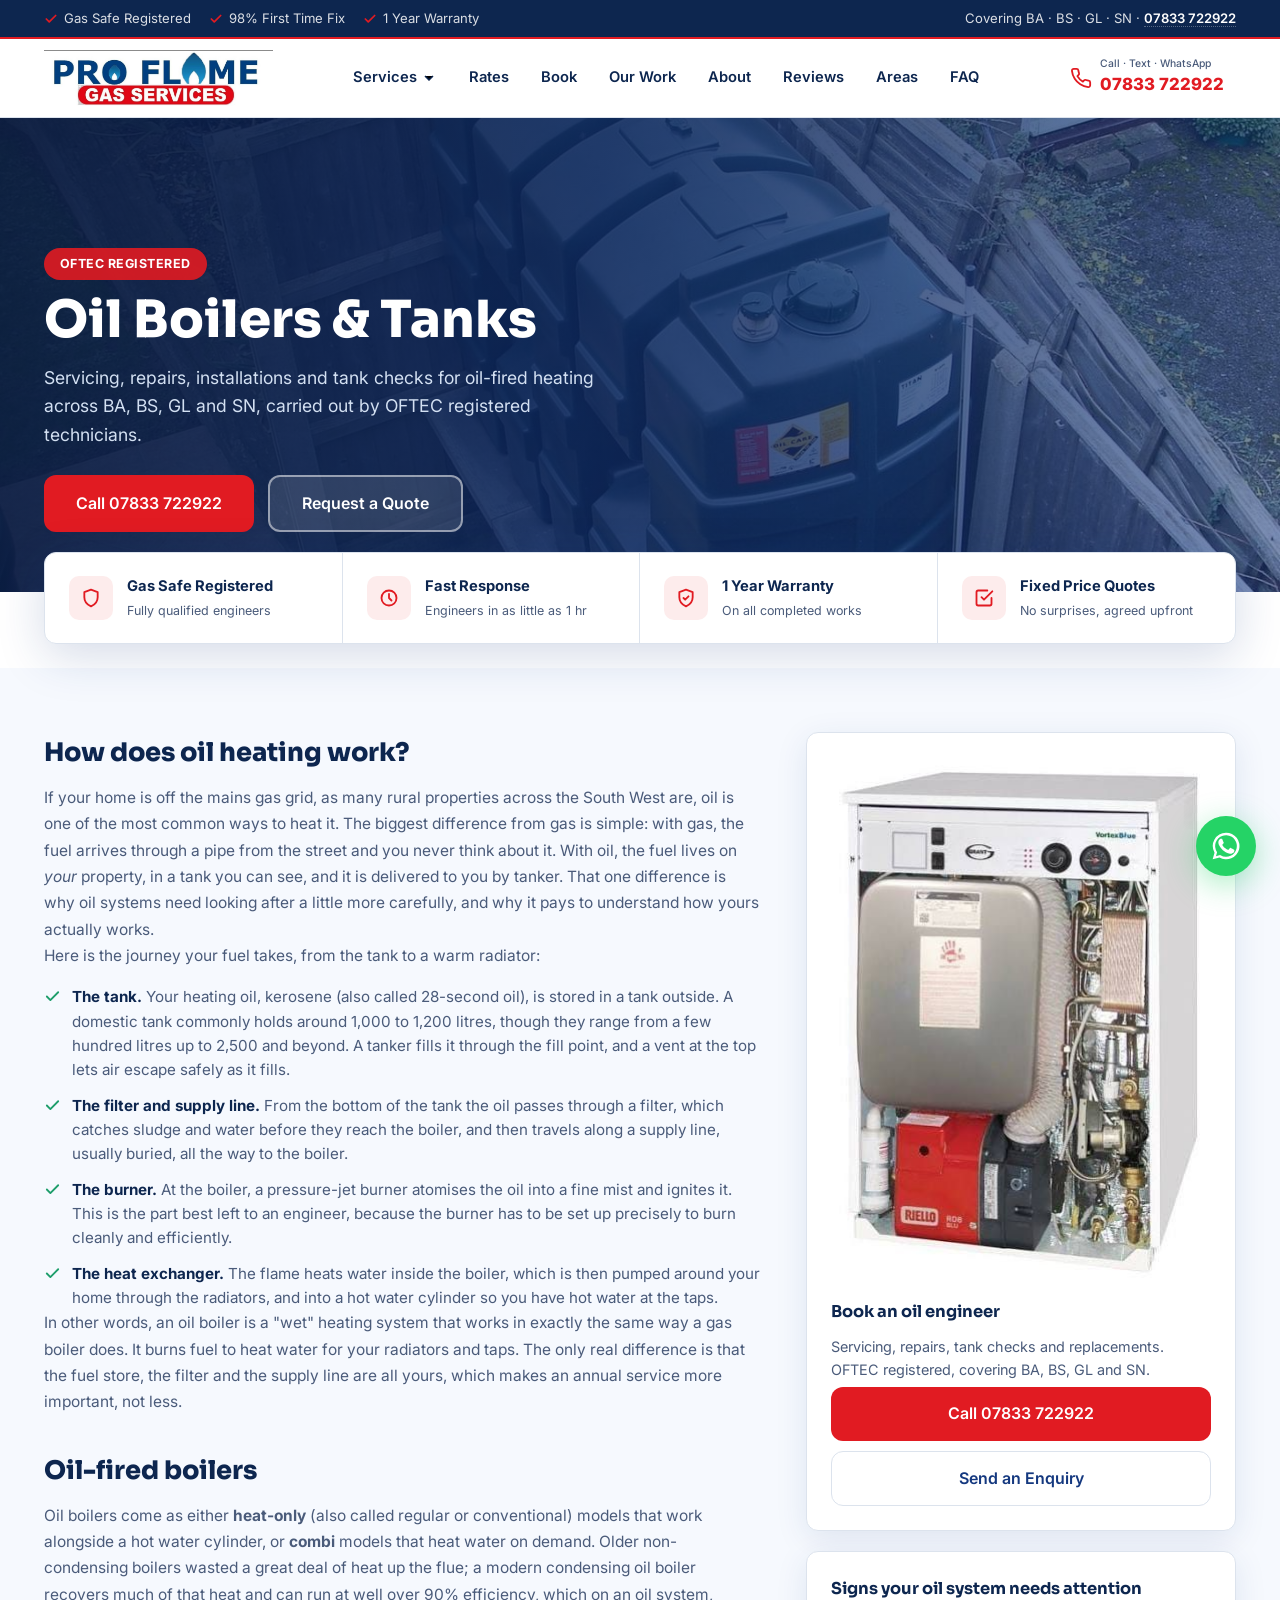
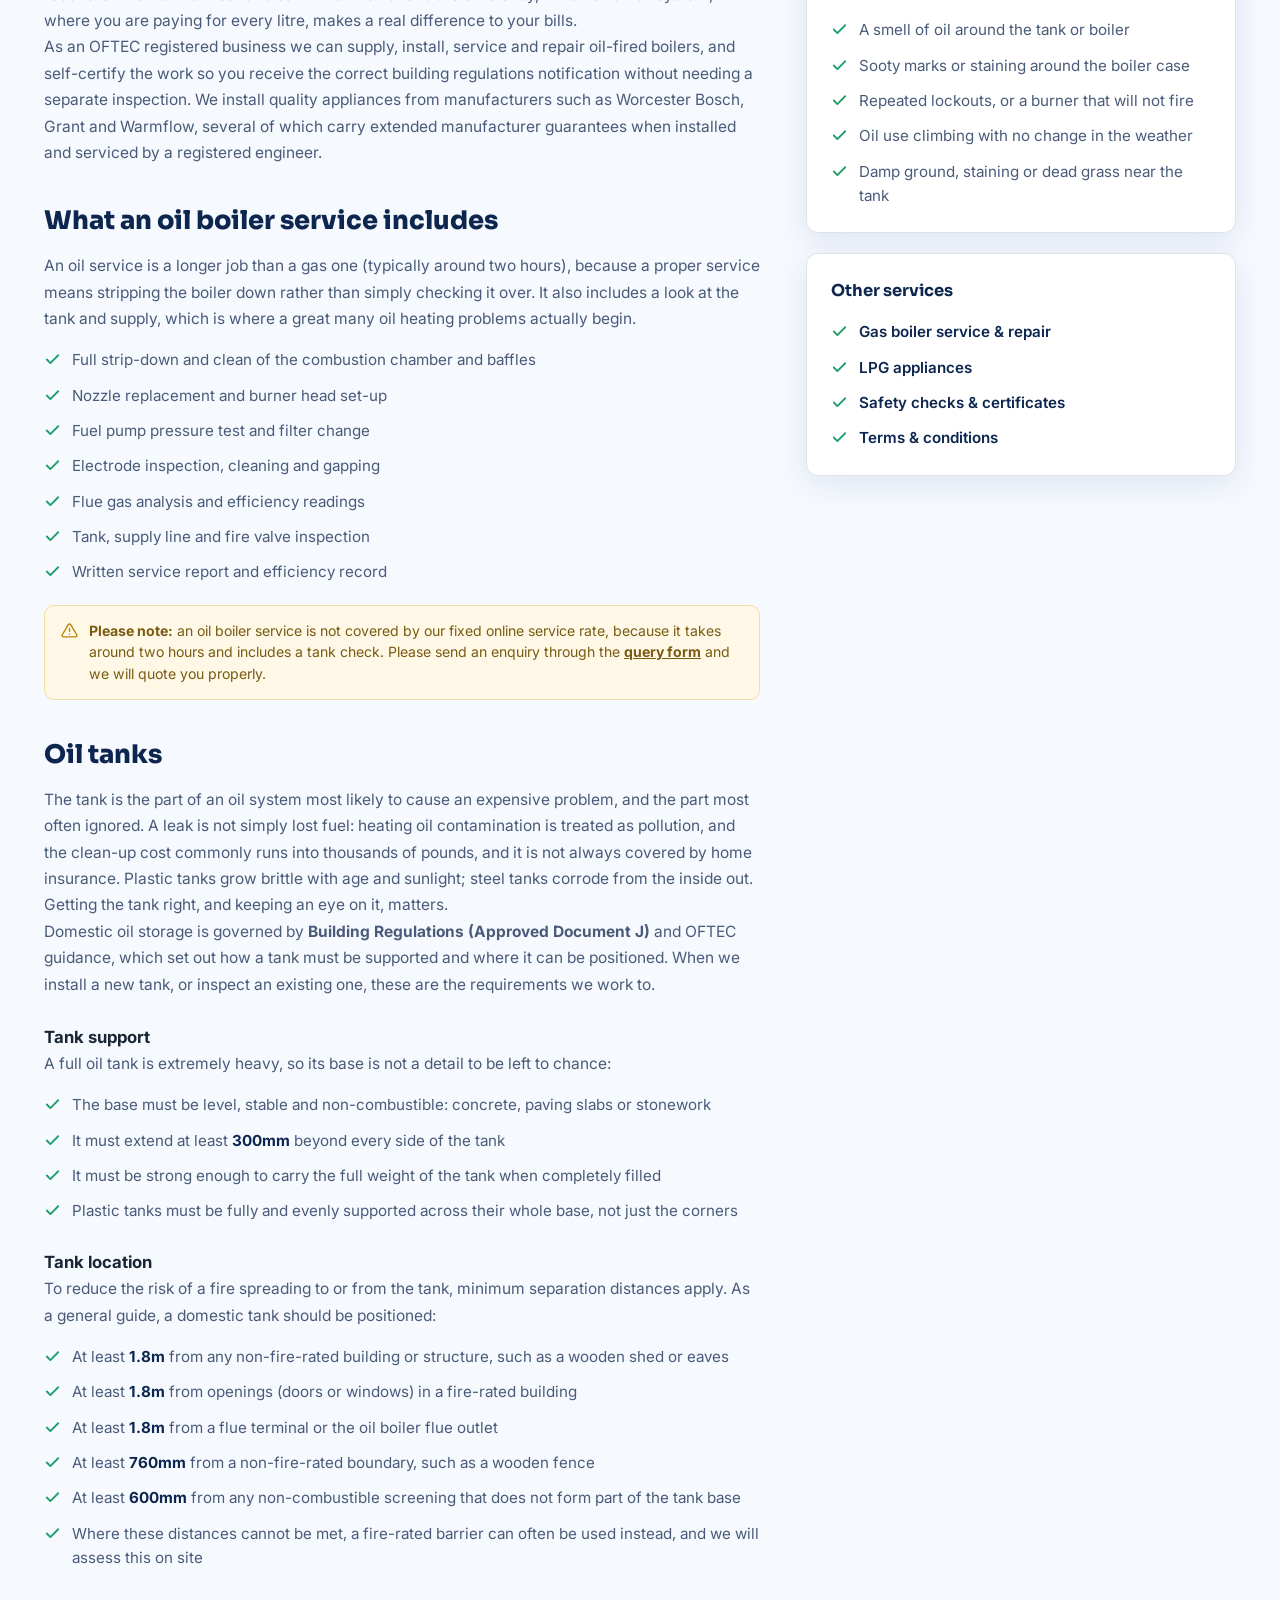
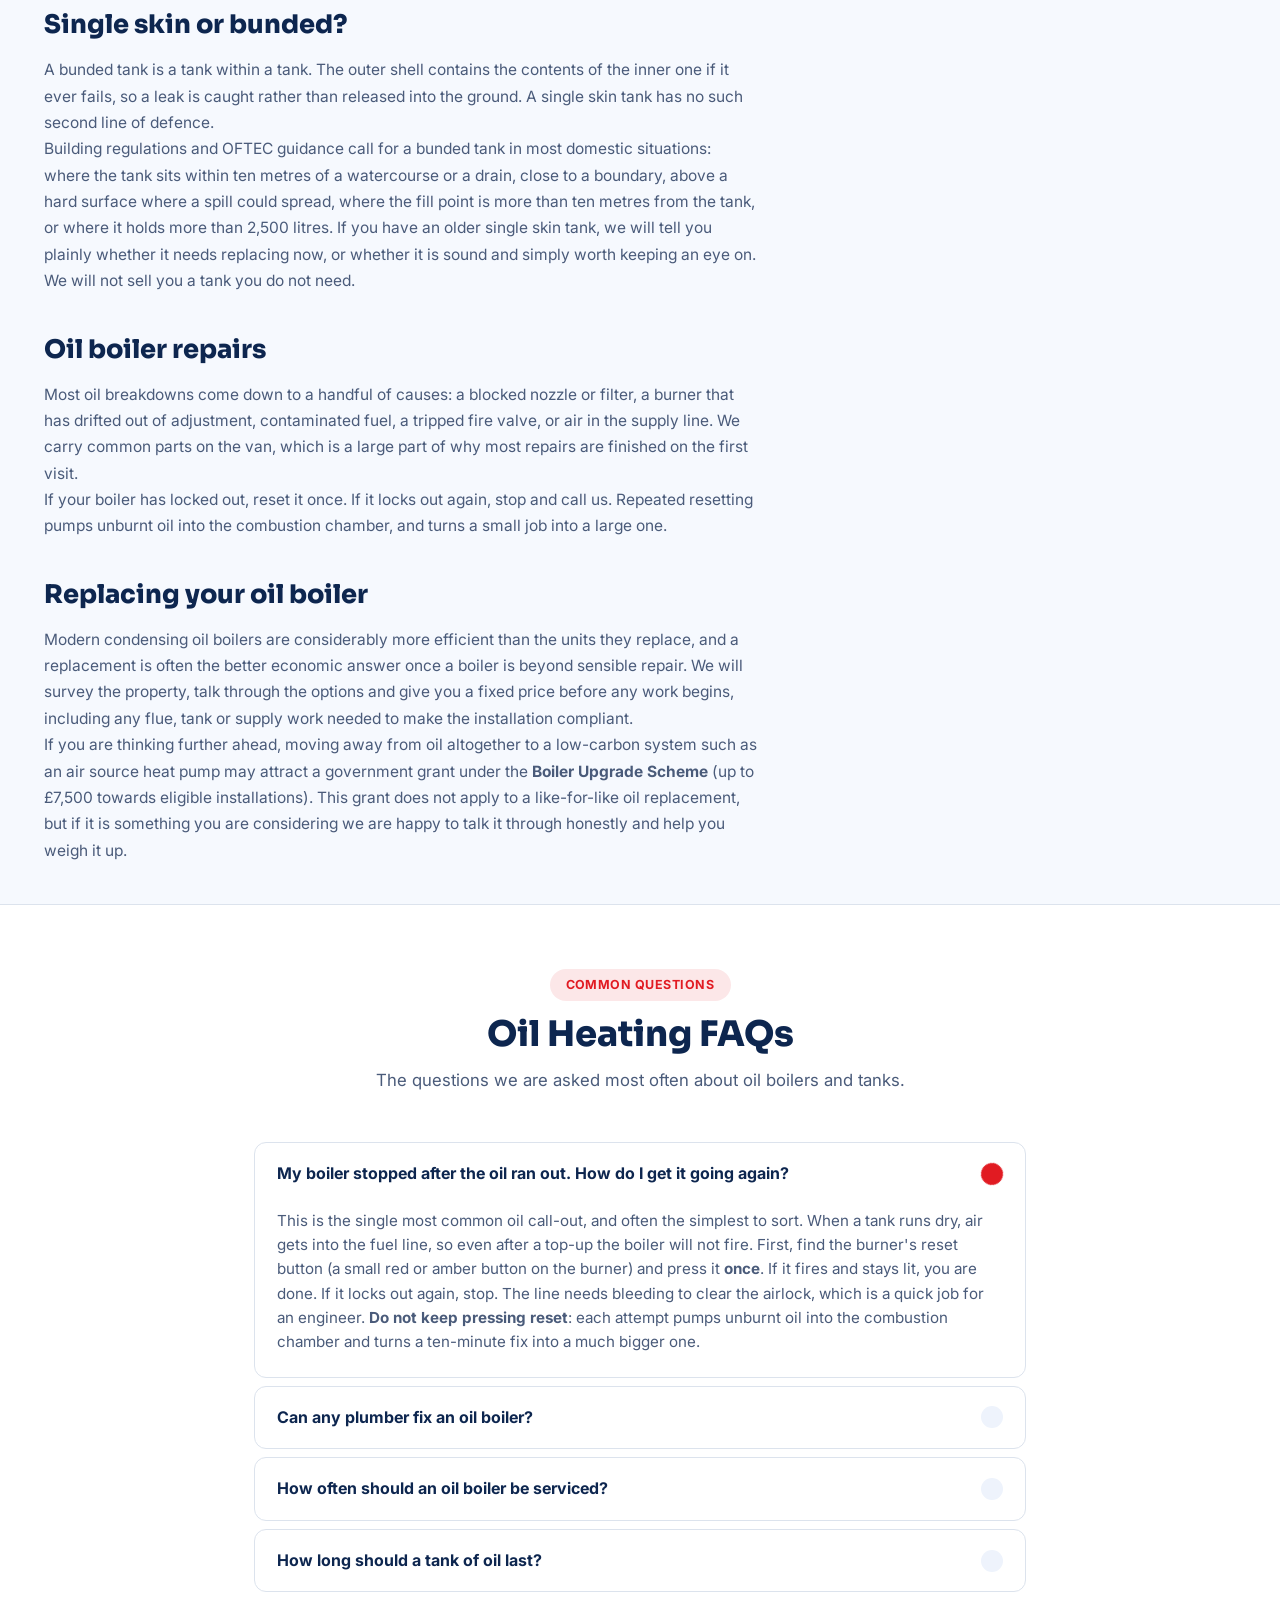
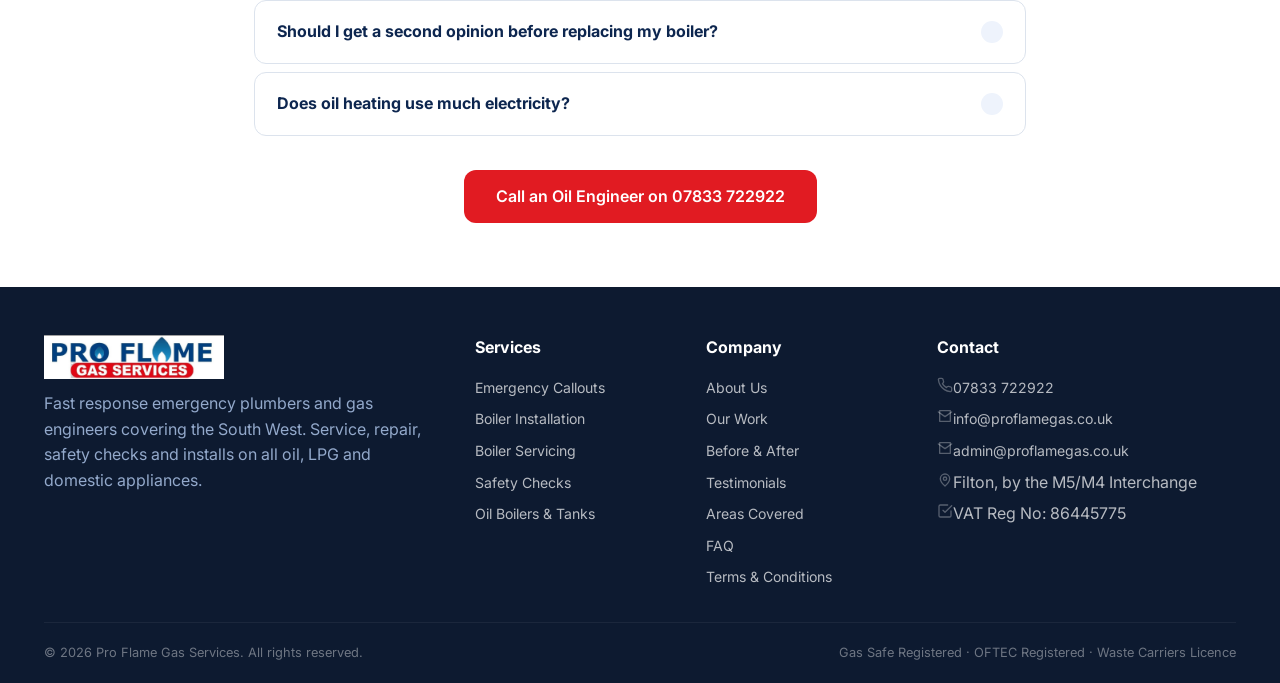
<file: oil-boilers-tanks.html>
<!DOCTYPE html>
<html lang="en-GB">
<head>
<meta charset="UTF-8">
<meta name="viewport" content="width=device-width, initial-scale=1.0">
<title>Oil Boiler Service, Repair &amp; Tank Care | Pro Flame Gas Services</title>
<meta name="description" content="OFTEC registered oil boiler servicing, repairs, installations and oil tank checks across BA, BS, GL and SN. Bunded tank inspections, full strip-down services and emergency oil heating repairs.">
<meta name="robots" content="index, follow">
<link rel="icon" href="assets/proflame-logo.jpg">
<link rel="preconnect" href="https://fonts.googleapis.com">
<link rel="preconnect" href="https://fonts.gstatic.com" crossorigin>
<link href="https://fonts.googleapis.com/css2?family=Sora:wght@600;700;800&family=Inter:wght@400;500;600;700;800&display=swap" rel="stylesheet">

<style>
/* ===== RESET & VARIABLES (from home page) ===== */
* {
    margin: 0;
    padding: 0;
    box-sizing: border-box;
}
:root {
    --navy: #14387f;
    --navy-deep: #0d264f;
    --red: #e11b22;
    --red-dark: #b8161c;
    --flame-light: #f5a623;
    --blue-soft: #eef3fc;
    --bg: #f6f9fe;
    --muted: #4a5b7a;
    --border: #dce3ed;
    --radius: 12px;
    --radius-sm: 8px;
    --shadow: 0 8px 32px rgba(20, 56, 127, 0.10);
    --shadow-hover: 0 12px 48px rgba(20, 56, 127, 0.18);
    --transition: 0.25s ease;
    --success: #1e9e6b;
}
html {
    scroll-behavior: smooth;
}
body {
    font-family: 'Inter', sans-serif;
    background: #fff;
    color: #1a2636;
    line-height: 1.6;
}
img {
    max-width: 100%;
    display: block;
}
a {
    text-decoration: none;
    color: inherit;
}
.wrap {
    max-width: 1240px;
    margin: 0 auto;
    padding: 0 24px;
}
.icon {
    width: 20px;
    height: 20px;
    flex-shrink: 0;
    fill: none;
    stroke: currentColor;
    stroke-width: 2;
    stroke-linecap: round;
    stroke-linejoin: round;
}
.btn {
    display: inline-flex;
    align-items: center;
    gap: 10px;
    padding: 14px 32px;
    border-radius: var(--radius);
    font-weight: 600;
    font-size: 1rem;
    border: none;
    cursor: pointer;
    transition: var(--transition);
    font-family: 'Inter', sans-serif;
    background: var(--navy);
    color: #fff;
}
.btn:hover {
    transform: translateY(-2px);
    box-shadow: var(--shadow-hover);
}
.btn-primary {
    background: var(--red);
    color: #fff;
}
.btn-primary:hover {
    background: var(--red-dark);
}
.btn-ghost {
    background: transparent;
    color: var(--navy);
    border: 2px solid var(--navy);
}
.btn-ghost:hover {
    background: var(--navy);
    color: #fff;
}
.btn-block {
    width: 100%;
    justify-content: center;
}
.btn-navy {
    background: var(--navy-deep);
    color: #fff;
}
.btn-navy:hover {
    background: var(--navy);
}
.btn-back {
    background: #fff;
    color: var(--navy);
    border: 1.5px solid var(--border);
}
.btn-back:hover {
    border-color: var(--navy);
    background: var(--blue-soft);
}
.eyebrow {
    display: inline-block;
    background: rgba(225, 27, 34, 0.10);
    color: var(--red);
    font-weight: 700;
    font-size: 0.78rem;
    letter-spacing: 0.04em;
    text-transform: uppercase;
    padding: 6px 16px;
    border-radius: 40px;
    margin-bottom: 12px;
}
.section-head {
    text-align: center;
    max-width: 720px;
    margin: 0 auto 48px;
}
.section-head h2 {
    font-family: 'Sora', sans-serif;
    font-size: 2.2rem;
    font-weight: 800;
    color: var(--navy-deep);
    line-height: 1.2;
    margin-bottom: 12px;
}
.section-head p {
    color: var(--muted);
    font-size: 1.05rem;
}

/* ===== TOP BAR ===== */
.topbar {
    background: var(--navy-deep);
    color: rgba(255, 255, 255, 0.85);
    font-size: 0.82rem;
    padding: 8px 0;
    border-bottom: 2px solid var(--red);
    position: relative;
    z-index: 60;
}
.topbar .wrap {
    display: flex;
    justify-content: space-between;
    align-items: center;
    flex-wrap: wrap;
    gap: 6px 16px;
}
.topbar .badges {
    display: flex;
    gap: 18px;
    flex-wrap: wrap;
}
.topbar .badges span {
    display: inline-flex;
    align-items: center;
    gap: 6px;
}
.topbar .badges .icon {
    width: 14px;
    height: 14px;
    stroke: var(--red);
    stroke-width: 3;
}
.topbar a {
    color: #fff;
    font-weight: 600;
    border-bottom: 1px dotted rgba(255, 255, 255, 0.3);
}
.topbar a:hover {
    border-bottom-color: #fff;
}

/* ===== HEADER / NAVBAR — STICKY (same as home) ===== */
header.site {
    position: sticky;
    top: 0;
    z-index: 1000;
    background: #fff;
    border-bottom: 1px solid var(--border);
    transition: box-shadow 0.3s, background 0.3s;
}
header.site.scrolled {
    box-shadow: 0 4px 24px rgba(20, 56, 127, 0.08);
    background: rgba(255, 255, 255, 0.97);
    backdrop-filter: blur(6px);
}
.header-inner {
    display: flex;
    align-items: center;
    justify-content: space-between;
    gap: 16px;
    padding: 10px 0;
    min-height: 78px;
}

/* — Logo (bigger) — */
.logo img {
    display: block;
    height: 56px;
    width: auto;
    transition: height 0.3s;
}
header.site.scrolled .logo img {
    height: 44px;
}

/* — Main nav (desktop) — */
nav.main {
    display: flex;
    align-items: center;
    gap: 4px;
}
nav.main>a,
nav.main .nav-item>a {
    padding: 8px 14px;
    font-weight: 600;
    font-size: 0.92rem;
    color: var(--navy-deep);
    border-radius: var(--radius-sm);
    transition: var(--transition);
    display: flex;
    align-items: center;
    gap: 4px;
    position: relative;
}
nav.main>a:hover,
nav.main .nav-item>a:hover {
    background: var(--blue-soft);
    color: var(--red);
}
.nav-caret {
    width: 16px;
    height: 16px;
    stroke: currentColor;
    stroke-width: 2.2;
}

/* — Dropdown — */
.nav-item {
    position: relative;
}
.nav-drop {
    position: absolute;
    top: calc(100% + 6px);
    left: 0;
    min-width: 220px;
    background: #fff;
    border-radius: var(--radius);
    box-shadow: var(--shadow);
    padding: 8px 0;
    opacity: 0;
    visibility: hidden;
    transform: translateY(6px);
    transition: var(--transition);
    border: 1px solid var(--border);
    pointer-events: none;
    z-index: 100;
}
.nav-item:hover .nav-drop {
    opacity: 1;
    visibility: visible;
    transform: translateY(0);
    pointer-events: auto;
}
.nav-drop a {
    display: flex;
    align-items: center;
    gap: 10px;
    padding: 10px 18px;
    font-size: 0.88rem;
    color: var(--navy-deep);
    transition: var(--transition);
    border-left: 3px solid transparent;
}
.nav-drop a:hover {
    background: var(--blue-soft);
    color: var(--red);
    border-left-color: var(--red);
}
.nav-drop .icon {
    width: 16px;
    height: 16px;
    opacity: 0.6;
}

/* — Header CTA — only phone number (no Book Now) — */
.header-cta {
    display: flex;
    align-items: center;
    gap: 12px;
    flex-shrink: 0;
}
.header-phone {
    display: flex;
    align-items: center;
    gap: 8px;
    color: var(--navy-deep);
    padding: 6px 12px;
    border-radius: var(--radius-sm);
    transition: var(--transition);
}
.header-phone:hover {
    background: var(--blue-soft);
}
.header-phone .txt small {
    display: block;
    font-size: 0.65rem;
    font-weight: 500;
    color: var(--muted);
    line-height: 1.2;
}
.header-phone .txt strong {
    font-size: 1.05rem;
    font-weight: 800;
    color: var(--red);
}
.header-phone .icon {
    stroke: var(--red);
    width: 22px;
    height: 22px;
}

/* — WhatsApp floating button — */
.whatsapp-float {
    position: fixed;
    bottom: 24px;
    right: 24px;
    z-index: 999;
    width: 60px;
    height: 60px;
    background: #25D366;
    border-radius: 50%;
    display: flex;
    align-items: center;
    justify-content: center;
    box-shadow: 0 8px 32px rgba(37, 211, 102, 0.4);
    transition: transform 0.3s ease, box-shadow 0.3s ease;
    animation: pulse-whatsapp 2.5s ease-in-out infinite;
}
.whatsapp-float:hover {
    transform: scale(1.08);
    box-shadow: 0 12px 48px rgba(37, 211, 102, 0.55);
}
.whatsapp-float .icon {
    width: 32px;
    height: 32px;
    stroke: none;
    fill: #fff;
}
@keyframes pulse-whatsapp {
    0% { box-shadow: 0 0 0 0 rgba(37, 211, 102, 0.4); }
    70% { box-shadow: 0 0 0 16px rgba(37, 211, 102, 0); }
    100% { box-shadow: 0 0 0 0 rgba(37, 211, 102, 0); }
}
@media (max-width: 600px) {
    .whatsapp-float {
        width: 52px;
        height: 52px;
        bottom: 16px;
        right: 16px;
    }
    .whatsapp-float .icon {
        width: 28px;
        height: 28px;
    }
}

/* — Hamburger (mobile) — */
.nav-toggle {
    display: none;
    flex-direction: column;
    gap: 5px;
    background: none;
    border: none;
    padding: 6px 4px;
    cursor: pointer;
    width: 34px;
    height: 34px;
    justify-content: center;
    align-items: center;
    border-radius: 6px;
    transition: background 0.2s;
}
.nav-toggle:hover {
    background: var(--blue-soft);
}
.nav-toggle span {
    display: block;
    width: 26px;
    height: 2.5px;
    background: var(--navy-deep);
    border-radius: 4px;
    transition: var(--transition);
    transform-origin: center;
}
.nav-toggle[aria-expanded="true"] span:nth-child(1) {
    transform: translateY(7px) rotate(45deg);
}
.nav-toggle[aria-expanded="true"] span:nth-child(2) {
    opacity: 0;
    transform: scaleX(0);
}
.nav-toggle[aria-expanded="true"] span:nth-child(3) {
    transform: translateY(-7px) rotate(-45deg);
}

/* ===== MOBILE NAV (collapsible groups) ===== */
.mobile-nav {
    display: none;
    background: #fff;
    border-top: 1px solid var(--border);
    padding: 8px 0 16px;
    flex-direction: column;
}
.mobile-nav.open {
    display: flex;
}
.mobile-nav .mn-group {
    border-bottom: 1px solid var(--border);
}
.mobile-nav .mn-parent {
    width: 100%;
    display: flex;
    align-items: center;
    justify-content: space-between;
    background: none;
    border: none;
    padding: 13px 16px;
    font-weight: 700;
    color: var(--navy-deep);
    font-size: 0.98rem;
    cursor: pointer;
    font-family: 'Inter', sans-serif;
    text-align: left;
    border-radius: var(--radius-sm);
    transition: var(--transition);
}
.mobile-nav .mn-parent:hover {
    background: var(--blue-soft);
}
.mn-caret {
    width: 18px;
    height: 18px;
    stroke: var(--navy);
    stroke-width: 2.4;
    fill: none;
    stroke-linecap: round;
    stroke-linejoin: round;
    transition: transform 0.25s;
}
.mn-group.open .mn-caret {
    transform: rotate(180deg);
}
.mn-submenu {
    display: none;
    background: var(--blue-soft);
    padding: 6px 8px 10px;
    border-radius: var(--radius-sm);
    margin: 0 8px 8px;
}
.mn-group.open .mn-submenu {
    display: block;
}
.mn-submenu a {
    display: block;
    padding: 10px 16px;
    margin-left: 20px;
    border-radius: var(--radius-sm);
    font-size: 0.9rem;
    color: var(--muted);
    font-weight: 500;
    border-left: 2px solid transparent;
}
.mn-submenu a:hover {
    background: #fff;
    color: var(--red);
    border-left-color: var(--red);
}
.mobile-nav a {
    padding: 12px 16px;
    font-weight: 600;
    color: var(--navy-deep);
    border-radius: var(--radius-sm);
    transition: var(--transition);
    font-size: 0.95rem;
    border-left: 3px solid transparent;
}
.mobile-nav a:hover {
    background: var(--blue-soft);
    color: var(--red);
    border-left-color: var(--red);
}
.mn-call {
    background: var(--red);
    color: #fff !important;
    text-align: center;
    font-weight: 800;
    margin-top: 8px;
    border-radius: var(--radius) !important;
    padding: 14px !important;
    border-left: none !important;
}
.mn-call:hover {
    background: var(--red-dark) !important;
    color: #fff !important;
}

/* ===== RESPONSIVE ===== */
@media (max-width: 1220px) {
    nav.main { display: none; }
    .nav-toggle { display: flex; }
    .header-phone .txt { display: none; }
    .logo img { height: 40px; }
    header.site.scrolled .logo img { height: 36px; }
}
@media (max-width: 640px) {
    .topbar .badges span:nth-child(2),
    .topbar .badges span:nth-child(3) { display: none; }
    .topbar .wrap { justify-content: center; font-size: 0.75rem; }
    .logo img { height: 34px; }
    header.site.scrolled .logo img { height: 30px; }
    .section-head h2 { font-size: 1.6rem; }
    .header-inner { min-height: 62px; padding: 6px 0; }
}
@media (max-width: 400px) {
    .topbar .badges span:first-child { font-size: 0.7rem; }
    .logo img { height: 28px; }
}

/* ============================================================
   SERVICE PAGE SPECIFIC STYLES
   ============================================================ */

/* Hero */
.svc-hero {
    position: relative;
    overflow: hidden;
    color: #fff;
    padding: 130px 0 60px;
    min-height: 420px;
}
.svc-hero-bg {
    position: absolute;
    inset: 0;
    background-image: url("assets/oil-tank.jpg");
    background-size: cover;
    background-position: center;
}
.svc-hero-bg::after {
    content: "";
    position: absolute;
    inset: 0;
    background: linear-gradient(100deg, rgba(8,26,63,0.95) 0%, rgba(12,37,89,0.88) 45%, rgba(20,56,127,0.55) 100%);
}
.svc-hero .wrap {
    position: relative;
    z-index: 2;
}
.svc-hero h1 {
    color: #fff;
    max-width: 660px;
    font-family: 'Sora', sans-serif;
    font-size: clamp(2rem, 4vw, 3.2rem);
    font-weight: 800;
    line-height: 1.1;
    margin-bottom: 16px;
}
.svc-hero p.lead {
    color: #d3e0f2;
    font-size: 1.1rem;
    max-width: 560px;
    margin-bottom: 0;
}
.svc-hero-ctas {
    display: flex;
    gap: 14px;
    flex-wrap: wrap;
    margin-top: 26px;
}
.svc-hero-ctas .btn-ghost {
    background: rgba(255,255,255,0.12);
    color: #fff;
    border: 2px solid rgba(255,255,255,0.5);
}
.svc-hero-ctas .btn-ghost:hover {
    background: rgba(255,255,255,0.25);
}

/* Trust Float Strip (same as home page) */
.trust-float {
    margin-top: -40px;
    margin-bottom: 24px;
    position: relative;
    z-index: 5;
}
.trust-float-grid {
    background: #fff;
    border-radius: var(--radius);
    box-shadow: var(--shadow-hover);
    display: grid;
    grid-template-columns: repeat(4, 1fr);
    border: 1px solid var(--border);
}
.trust-float-item {
    display: flex;
    align-items: center;
    gap: 14px;
    padding: 22px 24px;
    border-right: 1px solid var(--border);
}
.trust-float-item:last-child {
    border-right: none;
}
.trust-float-item .badge-ico {
    width: 44px;
    height: 44px;
    border-radius: 10px;
    background: #fdecec;
    color: var(--red);
    display: flex;
    align-items: center;
    justify-content: center;
    flex-shrink: 0;
}
.trust-float-item .badge-ico .icon {
    width: 20px;
    height: 20px;
    stroke-width: 2.2;
}
.trust-float-item h3 {
    font-size: 0.92rem;
    margin: 0 0 2px;
    color: var(--navy-deep);
}
.trust-float-item p {
    margin: 0;
    font-size: 0.78rem;
    color: var(--muted);
}
@media (max-width: 900px) {
    .trust-float { margin-top: -24px; }
    .trust-float-grid { grid-template-columns: 1fr 1fr; }
    .trust-float-item { border-right: none; border-bottom: 1px solid var(--border); padding: 16px 18px; }
}
@media (max-width: 560px) {
    .trust-float-grid { grid-template-columns: 1fr; }
}

/* Main content */
.svc-body {
    background: var(--bg);
    padding: 64px 0 40px;
}
.svc-grid {
    display: grid;
    grid-template-columns: 1.25fr 0.75fr;
    gap: 46px;
    align-items: start;
}
@media (max-width: 900px) {
    .svc-grid { grid-template-columns: 1fr; }
}
.svc-copy h2 {
    font-family: 'Sora', sans-serif;
    font-size: 1.6rem;
    font-weight: 800;
    color: var(--navy-deep);
    margin-top: 34px;
    margin-bottom: 12px;
}
.svc-copy h2:first-child {
    margin-top: 0;
}
.svc-copy p {
    font-size: 0.97rem;
    line-height: 1.7;
    color: var(--muted);
}
.svc-list {
    list-style: none;
    padding: 0;
    margin: 16px 0 0;
    display: flex;
    flex-direction: column;
    gap: 11px;
}
.svc-list li {
    position: relative;
    padding-left: 28px;
    font-size: 0.95rem;
    color: var(--muted);
    line-height: 1.6;
}
.svc-list li .icon {
    position: absolute;
    left: 0;
    top: 3px;
    width: 17px;
    height: 17px;
    color: var(--success);
    stroke-width: 2.6;
}
.svc-list li strong {
    color: var(--navy-deep);
}
.svc-list a {
    color: var(--navy-deep);
    font-weight: 600;
}
.svc-list a:hover {
    color: var(--red);
}

.svc-note {
    display: flex;
    gap: 11px;
    align-items: flex-start;
    padding: 14px 16px;
    border-radius: 10px;
    background: #fff8e6;
    border: 1px solid #f2dda4;
    font-size: 0.88rem;
    color: #7a5b12;
    line-height: 1.55;
    margin-top: 20px;
}
.svc-note .icon {
    width: 17px;
    height: 17px;
    color: #b8860b;
    flex-shrink: 0;
    margin-top: 2px;
}

/* Sidebar */
.svc-aside {
    position: sticky;
    top: 110px;
    display: flex;
    flex-direction: column;
    gap: 20px;
}
@media (max-width: 900px) {
    .svc-aside { position: static; }
}
.svc-card {
    background: #fff;
    border: 1px solid var(--border);
    border-radius: var(--radius);
    box-shadow: var(--shadow);
    padding: 24px;
}
.svc-card h3 {
    font-family: 'Sora', sans-serif;
    font-size: 1.02rem;
    color: var(--navy-deep);
    margin-bottom: 10px;
}
.svc-card img {
    width: 100%;
    border-radius: var(--radius-sm);
    margin-bottom: 14px;
}
.svc-card .btn-block {
    margin-top: 6px;
}

/* FAQ (same as home) */
.faq-list {
    max-width: 820px;
    margin: 0 auto;
    display: flex;
    flex-direction: column;
    gap: 8px;
}
.faq-item {
    border: 1px solid var(--border);
    border-radius: var(--radius);
    overflow: hidden;
    background: #fff;
    transition: var(--transition);
}
.faq-item:hover {
    border-color: var(--navy);
}
.faq-item summary {
    padding: 18px 22px;
    font-weight: 700;
    font-size: 1rem;
    color: var(--navy-deep);
    cursor: pointer;
    list-style: none;
    display: flex;
    justify-content: space-between;
    align-items: center;
    gap: 16px;
    transition: var(--transition);
}
.faq-item summary::-webkit-details-marker {
    display: none;
}
.faq-item .plus {
    flex-shrink: 0;
    width: 22px;
    height: 22px;
    border-radius: 50%;
    background: var(--blue-soft);
    display: flex;
    align-items: center;
    justify-content: center;
    transition: var(--transition);
    font-size: 1.2rem;
    font-weight: 300;
    color: var(--navy);
}
.faq-item[open] .plus {
    transform: rotate(45deg);
    background: var(--red);
    color: #fff;
}
.faq-item p {
    padding: 4px 22px 22px;
    color: var(--muted);
    font-size: 0.95rem;
}

/* ===== FOOTER (same as home) ===== */
footer.site {
    background: #0d1a30;
    color: rgba(255, 255, 255, 0.7);
    padding: 48px 0 20px;
}
.footer-grid {
    display: grid;
    grid-template-columns: 2fr 1fr 1fr 1.5fr;
    gap: 32px;
    padding-bottom: 32px;
    border-bottom: 1px solid rgba(255, 255, 255, 0.06);
}
.footer-grid .flogo {
    height: 44px;
    width: auto;
    margin-bottom: 12px;
}
.footer-grid h4 {
    color: #fff;
    font-weight: 700;
    font-size: 1rem;
    margin-bottom: 14px;
}
.footer-grid ul {
    list-style: none;
    display: flex;
    flex-direction: column;
    gap: 6px;
}
.footer-grid ul li a {
    font-size: 0.88rem;
    transition: var(--transition);
    display: inline-flex;
    align-items: center;
    gap: 6px;
}
.footer-grid ul li a:hover {
    color: #fff;
}
.footer-grid ul li .icon {
    width: 16px;
    height: 16px;
    stroke: rgba(255, 255, 255, 0.3);
    flex-shrink: 0;
}
.footer-bottom {
    padding-top: 20px;
    display: flex;
    justify-content: space-between;
    flex-wrap: wrap;
    gap: 8px 16px;
    font-size: 0.8rem;
    color: rgba(255, 255, 255, 0.4);
}
@media (max-width: 820px) {
    .footer-grid { grid-template-columns: 1fr 1fr; }
}
@media (max-width: 480px) {
    .footer-grid { grid-template-columns: 1fr; }
}
</style>

<script type="application/ld+json">
{
  "@context": "https://schema.org",
  "@type": "FAQPage",
  "mainEntity": [
    {"@type":"Question","name":"My oil boiler stopped after the oil ran out - how do I get it going again?","acceptedAnswer":{"@type":"Answer","text":"When a tank runs dry, air gets into the fuel line, so the boiler will not fire even after a top-up. Press the burner reset button once. If it fires and stays lit, you are done. If it locks out again, the line needs bleeding to clear the airlock - a quick job for an OFTEC engineer. Do not keep pressing reset, as each attempt pumps unburnt oil into the combustion chamber."}},
    {"@type":"Question","name":"Can any plumber fix an oil boiler?","acceptedAnswer":{"@type":"Answer","text":"No. A general plumber handles pipes, radiators and taps, but oil-fired appliances legally require an OFTEC registered technician trained on burners, fuel pumps, photocells and combustion. Pro Flame Gas Services is OFTEC registered and can service, repair, install and certify oil systems."}},
    {"@type":"Question","name":"How often should an oil boiler be serviced?","acceptedAnswer":{"@type":"Answer","text":"Once a year. An annual service keeps the boiler safe and efficient, catches faults early, and keeps any manufacturer warranty valid - most warranties are void if a boiler misses its yearly service."}},
    {"@type":"Question","name":"How long should a tank of oil last?","acceptedAnswer":{"@type":"Answer","text":"It depends on your home, the weather and how long the heating runs. As a rough example, a system burning around four litres an hour, run a few hours a day, uses a few hundred litres over a month in colder weather. Check your tank gauge regularly and order before it runs low."}},
    {"@type":"Question","name":"Should I get a second opinion before replacing my oil boiler?","acceptedAnswer":{"@type":"Answer","text":"Yes. Oil boilers are robust and many faults quoted as needing replacement are actually a worn nozzle, dirty photocell, tired pump or blocked filter. Get an honest assessment of whether the boiler is worth repairing before committing to a replacement."}},
    {"@type":"Question","name":"Does oil heating use much electricity?","acceptedAnswer":{"@type":"Answer","text":"Very little. The oil provides the heat; electricity only runs the burner, pump and controls, which draw a small amount of power. Your heating cost is overwhelmingly the oil, not the electricity."}}
  ]
}
</script>
</head>
<body>

<!-- TOP BAR -->
<div class="topbar">
  <div class="wrap">
    <div class="badges">
      <span><svg class="icon" viewBox="0 0 24 24"><path d="M20 6 9 17l-5-5"/></svg> Gas Safe Registered</span>
      <span><svg class="icon" viewBox="0 0 24 24"><path d="M20 6 9 17l-5-5"/></svg> 98% First Time Fix</span>
      <span><svg class="icon" viewBox="0 0 24 24"><path d="M20 6 9 17l-5-5"/></svg> 1 Year Warranty</span>
    </div>
    <div>Covering BA · BS · GL · SN · <a href="tel:+447833722922">07833 722922</a></div>
  </div>
</div>

<!-- HEADER (sticky) -->
<header class="site" id="siteHeader">
  <div class="wrap">
    <div class="header-inner">
      <!-- LOGO — bigger -->
      <a class="logo" href="index.html">
        <img src="assets/proflame-logo-new.png" alt="Pro Flame Gas Services South West" style="height:56px;width:auto;">
      </a>

      <!-- DESKTOP NAV -->
      <nav class="main">
        <div class="nav-item">
          <a href="index.html#services">Services <svg class="nav-caret" viewBox="0 0 24 24"><path d="M6 9l6 6 6-6"/></svg></a>
          <div class="nav-drop">
            <a href="index.html#services"><svg class="icon" viewBox="0 0 24 24"><path d="M5 12h14M13 6l6 6-6 6"/></svg>All Services</a>
            <a href="oil-boilers-tanks.html"><svg class="icon" viewBox="0 0 24 24"><path d="M5 12h14M13 6l6 6-6 6"/></svg>Oil Boilers &amp; Tanks</a>
            <a href="index.html#services"><svg class="icon" viewBox="0 0 24 24"><path d="M5 12h14M13 6l6 6-6 6"/></svg>LPG Appliances</a>
            <a href="index.html#services"><svg class="icon" viewBox="0 0 24 24"><path d="M5 12h14M13 6l6 6-6 6"/></svg>Safety Checks</a>
            <a href="index.html#services"><svg class="icon" viewBox="0 0 24 24"><path d="M5 12h14M13 6l6 6-6 6"/></svg>Boiler Swaps</a>
          </div>
        </div>
        <a href="index.html#pricing">Rates</a>
        <a href="booking.php?t=S">Book</a>
        <a href="index.html#our-work">Our Work</a>
        <a href="index.html#about">About</a>
        <a href="index.html#reviews">Reviews</a>
        <a href="index.html#coverage">Areas</a>
        <a href="index.html#faq">FAQ</a>
      </nav>

      <!-- HEADER CTA — only phone number (no Book Now) -->
      <div class="header-cta">
        <a href="tel:+447833722922" class="header-phone">
          <svg class="icon" viewBox="0 0 24 24"><path d="M22 16.92v3a2 2 0 0 1-2.18 2 19.79 19.79 0 0 1-8.63-3.07 19.5 19.5 0 0 1-6-6 19.79 19.79 0 0 1-3.07-8.67A2 2 0 0 1 4.11 2h3a2 2 0 0 1 2 1.72c.127.96.361 1.903.7 2.81a2 2 0 0 1-.45 2.11L8.09 9.91a16 16 0 0 0 6 6l1.27-1.27a2 2 0 0 1 2.11-.45c.907.339 1.85.573 2.81.7A2 2 0 0 1 22 16.92z"/></svg>
          <div class="txt"><small>Call · Text · WhatsApp</small><strong>07833 722922</strong></div>
        </a>

        <!-- HAMBURGER -->
        <button class="nav-toggle" type="button" aria-label="Open menu" aria-expanded="false" aria-controls="mobile-nav">
          <span></span><span></span><span></span>
        </button>
      </div>
    </div>

    <!-- MOBILE NAV (collapsible groups) -->
    <nav class="mobile-nav" id="mobile-nav">
      <div class="mn-group">
        <button class="mn-parent" type="button" aria-expanded="false">Services <svg class="mn-caret" viewBox="0 0 24 24"><path d="M6 9l6 6 6-6"/></svg></button>
        <div class="mn-submenu">
          <a href="oil-boilers-tanks.html">Oil Boilers &amp; Tanks</a>
          <a href="index.html#services">LPG Appliances</a>
          <a href="index.html#services">Safety Checks</a>
          <a href="index.html#services">Boiler Swaps</a>
        </div>
      </div>
      <a href="index.html#pricing">Callout Rates</a>
      <a href="booking.php?t=S">Book Online</a>
      <a href="index.html#our-work">Our Work</a>
      <div class="mn-group">
        <button class="mn-parent" type="button" aria-expanded="false">About Us <svg class="mn-caret" viewBox="0 0 24 24"><path d="M6 9l6 6 6-6"/></svg></button>
        <div class="mn-submenu">
          <a href="index.html#about">About Us</a>
          <a href="index.html#reviews">Reviews</a>
          <a href="index.html#coverage">Areas Covered</a>
          <a href="index.html#faq">FAQ</a>
          <a href="terms.html">Terms &amp; Conditions</a>
        </div>
      </div>
      <a class="mn-call" href="tel:+447833722922">Call 07833 722922</a>
    </nav>
  </div>
</header>

<!-- HERO -->
<section class="svc-hero">
  <div class="svc-hero-bg"></div>
  <div class="wrap">
    <span class="eyebrow" style="background:rgba(225,27,34,0.9);color:#fff;">OFTEC Registered</span>
    <h1>Oil Boilers &amp; Tanks</h1>
    <p class="lead">Servicing, repairs, installations and tank checks for oil-fired heating across BA, BS, GL and SN, carried out by OFTEC registered technicians.</p>
    <div class="svc-hero-ctas">
      <a href="tel:+447833722922" class="btn btn-primary">Call 07833 722922</a>
      <a href="index.html#bookingForm" class="btn btn-ghost">Request a Quote</a>
    </div>
  </div>
</section>

<!-- TRUST FLOAT (same as home) -->
<div class="trust-float wrap">
  <div class="trust-float-grid">
    <div class="trust-float-item">
      <span class="badge-ico"><svg class="icon" viewBox="0 0 24 24"><path d="M12 2 4 5v6c0 5 3.5 9 8 11 4.5-2 8-6 8-11V5l-8-3z"/></svg></span>
      <div><h3>Gas Safe Registered</h3><p>Fully qualified engineers</p></div>
    </div>
    <div class="trust-float-item">
      <span class="badge-ico"><svg class="icon" viewBox="0 0 24 24"><circle cx="12" cy="12" r="9"/><path d="M12 7v5l3 3"/></svg></span>
      <div><h3>Fast Response</h3><p>Engineers in as little as 1 hr</p></div>
    </div>
    <div class="trust-float-item">
      <span class="badge-ico"><svg class="icon" viewBox="0 0 24 24"><path d="M12 2 4 5v6c0 5 3.5 9 8 11 4.5-2 8-6 8-11V5l-8-3z"/><path d="M9 12l2 2 4-4"/></svg></span>
      <div><h3>1 Year Warranty</h3><p>On all completed works</p></div>
    </div>
    <div class="trust-float-item">
      <span class="badge-ico"><svg class="icon" viewBox="0 0 24 24"><path d="M9 11l3 3L22 4"/><path d="M21 12v7a2 2 0 0 1-2 2H5a2 2 0 0 1-2-2V5a2 2 0 0 1 2-2h11"/></svg></span>
      <div><h3>Fixed Price Quotes</h3><p>No surprises, agreed upfront</p></div>
    </div>
  </div>
</div>

<!-- MAIN CONTENT -->
<section class="svc-body">
  <div class="wrap svc-grid">
    <div class="svc-copy">
      <h2>How does oil heating work?</h2>
      <p>If your home is off the mains gas grid, as many rural properties across the South West are, oil is one of the most common ways to heat it. The biggest difference from gas is simple: with gas, the fuel arrives through a pipe from the street and you never think about it. With oil, the fuel lives on <em>your</em> property, in a tank you can see, and it is delivered to you by tanker. That one difference is why oil systems need looking after a little more carefully, and why it pays to understand how yours actually works.</p>
      <p>Here is the journey your fuel takes, from the tank to a warm radiator:</p>
      <ul class="svc-list">
        <li><svg class="icon" viewBox="0 0 24 24"><path d="M20 6 9 17l-5-5"/></svg><strong>The tank.</strong> Your heating oil, kerosene (also called 28-second oil), is stored in a tank outside. A domestic tank commonly holds around 1,000 to 1,200 litres, though they range from a few hundred litres up to 2,500 and beyond. A tanker fills it through the fill point, and a vent at the top lets air escape safely as it fills.</li>
        <li><svg class="icon" viewBox="0 0 24 24"><path d="M20 6 9 17l-5-5"/></svg><strong>The filter and supply line.</strong> From the bottom of the tank the oil passes through a filter, which catches sludge and water before they reach the boiler, and then travels along a supply line, usually buried, all the way to the boiler.</li>
        <li><svg class="icon" viewBox="0 0 24 24"><path d="M20 6 9 17l-5-5"/></svg><strong>The burner.</strong> At the boiler, a pressure-jet burner atomises the oil into a fine mist and ignites it. This is the part best left to an engineer, because the burner has to be set up precisely to burn cleanly and efficiently.</li>
        <li><svg class="icon" viewBox="0 0 24 24"><path d="M20 6 9 17l-5-5"/></svg><strong>The heat exchanger.</strong> The flame heats water inside the boiler, which is then pumped around your home through the radiators, and into a hot water cylinder so you have hot water at the taps.</li>
      </ul>
      <p>In other words, an oil boiler is a "wet" heating system that works in exactly the same way a gas boiler does. It burns fuel to heat water for your radiators and taps. The only real difference is that the fuel store, the filter and the supply line are all yours, which makes an annual service more important, not less.</p>

      <h2>Oil-fired boilers</h2>
      <p>Oil boilers come as either <strong>heat-only</strong> (also called regular or conventional) models that work alongside a hot water cylinder, or <strong>combi</strong> models that heat water on demand. Older non-condensing boilers wasted a great deal of heat up the flue; a modern condensing oil boiler recovers much of that heat and can run at well over 90% efficiency, which on an oil system, where you are paying for every litre, makes a real difference to your bills.</p>
      <p>As an OFTEC registered business we can supply, install, service and repair oil-fired boilers, and self-certify the work so you receive the correct building regulations notification without needing a separate inspection. We install quality appliances from manufacturers such as Worcester Bosch, Grant and Warmflow, several of which carry extended manufacturer guarantees when installed and serviced by a registered engineer.</p>

      <h2>What an oil boiler service includes</h2>
      <p>An oil service is a longer job than a gas one (typically around two hours), because a proper service means stripping the boiler down rather than simply checking it over. It also includes a look at the tank and supply, which is where a great many oil heating problems actually begin.</p>
      <ul class="svc-list">
        <li><svg class="icon" viewBox="0 0 24 24"><path d="M20 6 9 17l-5-5"/></svg>Full strip-down and clean of the combustion chamber and baffles</li>
        <li><svg class="icon" viewBox="0 0 24 24"><path d="M20 6 9 17l-5-5"/></svg>Nozzle replacement and burner head set-up</li>
        <li><svg class="icon" viewBox="0 0 24 24"><path d="M20 6 9 17l-5-5"/></svg>Fuel pump pressure test and filter change</li>
        <li><svg class="icon" viewBox="0 0 24 24"><path d="M20 6 9 17l-5-5"/></svg>Electrode inspection, cleaning and gapping</li>
        <li><svg class="icon" viewBox="0 0 24 24"><path d="M20 6 9 17l-5-5"/></svg>Flue gas analysis and efficiency readings</li>
        <li><svg class="icon" viewBox="0 0 24 24"><path d="M20 6 9 17l-5-5"/></svg>Tank, supply line and fire valve inspection</li>
        <li><svg class="icon" viewBox="0 0 24 24"><path d="M20 6 9 17l-5-5"/></svg>Written service report and efficiency record</li>
      </ul>

      <div class="svc-note">
        <svg class="icon" viewBox="0 0 24 24"><path d="M10.29 3.86 1.82 18a2 2 0 0 0 1.71 3h16.94a2 2 0 0 0 1.71-3L13.71 3.86a2 2 0 0 0-3.42 0z"/><path d="M12 9v4M12 17h.01"/></svg>
        <span><strong>Please note:</strong> an oil boiler service is not covered by our fixed online service rate, because it takes around two hours and includes a tank check. Please send an enquiry through the <a href="index.html#bookingForm" style="color:#7a5b12;font-weight:700;text-decoration:underline;">query form</a> and we will quote you properly.</span>
      </div>

      <h2>Oil tanks</h2>
      <p>The tank is the part of an oil system most likely to cause an expensive problem, and the part most often ignored. A leak is not simply lost fuel: heating oil contamination is treated as pollution, and the clean-up cost commonly runs into thousands of pounds, and it is not always covered by home insurance. Plastic tanks grow brittle with age and sunlight; steel tanks corrode from the inside out. Getting the tank right, and keeping an eye on it, matters.</p>
      <p>Domestic oil storage is governed by <strong>Building Regulations (Approved Document J)</strong> and OFTEC guidance, which set out how a tank must be supported and where it can be positioned. When we install a new tank, or inspect an existing one, these are the requirements we work to.</p>

      <h3 style="margin-top:26px;font-size:1.05rem;">Tank support</h3>
      <p>A full oil tank is extremely heavy, so its base is not a detail to be left to chance:</p>
      <ul class="svc-list">
        <li><svg class="icon" viewBox="0 0 24 24"><path d="M20 6 9 17l-5-5"/></svg>The base must be level, stable and non-combustible: concrete, paving slabs or stonework</li>
        <li><svg class="icon" viewBox="0 0 24 24"><path d="M20 6 9 17l-5-5"/></svg>It must extend at least <strong>300mm</strong> beyond every side of the tank</li>
        <li><svg class="icon" viewBox="0 0 24 24"><path d="M20 6 9 17l-5-5"/></svg>It must be strong enough to carry the full weight of the tank when completely filled</li>
        <li><svg class="icon" viewBox="0 0 24 24"><path d="M20 6 9 17l-5-5"/></svg>Plastic tanks must be fully and evenly supported across their whole base, not just the corners</li>
      </ul>

      <h3 style="margin-top:26px;font-size:1.05rem;">Tank location</h3>
      <p>To reduce the risk of a fire spreading to or from the tank, minimum separation distances apply. As a general guide, a domestic tank should be positioned:</p>
      <ul class="svc-list">
        <li><svg class="icon" viewBox="0 0 24 24"><path d="M20 6 9 17l-5-5"/></svg>At least <strong>1.8m</strong> from any non-fire-rated building or structure, such as a wooden shed or eaves</li>
        <li><svg class="icon" viewBox="0 0 24 24"><path d="M20 6 9 17l-5-5"/></svg>At least <strong>1.8m</strong> from openings (doors or windows) in a fire-rated building</li>
        <li><svg class="icon" viewBox="0 0 24 24"><path d="M20 6 9 17l-5-5"/></svg>At least <strong>1.8m</strong> from a flue terminal or the oil boiler flue outlet</li>
        <li><svg class="icon" viewBox="0 0 24 24"><path d="M20 6 9 17l-5-5"/></svg>At least <strong>760mm</strong> from a non-fire-rated boundary, such as a wooden fence</li>
        <li><svg class="icon" viewBox="0 0 24 24"><path d="M20 6 9 17l-5-5"/></svg>At least <strong>600mm</strong> from any non-combustible screening that does not form part of the tank base</li>
        <li><svg class="icon" viewBox="0 0 24 24"><path d="M20 6 9 17l-5-5"/></svg>Where these distances cannot be met, a fire-rated barrier can often be used instead, and we will assess this on site</li>
      </ul>

      <h2>Single skin or bunded?</h2>
      <p>A bunded tank is a tank within a tank. The outer shell contains the contents of the inner one if it ever fails, so a leak is caught rather than released into the ground. A single skin tank has no such second line of defence.</p>
      <p>Building regulations and OFTEC guidance call for a bunded tank in most domestic situations: where the tank sits within ten metres of a watercourse or a drain, close to a boundary, above a hard surface where a spill could spread, where the fill point is more than ten metres from the tank, or where it holds more than 2,500 litres. If you have an older single skin tank, we will tell you plainly whether it needs replacing now, or whether it is sound and simply worth keeping an eye on. We will not sell you a tank you do not need.</p>

      <h2>Oil boiler repairs</h2>
      <p>Most oil breakdowns come down to a handful of causes: a blocked nozzle or filter, a burner that has drifted out of adjustment, contaminated fuel, a tripped fire valve, or air in the supply line. We carry common parts on the van, which is a large part of why most repairs are finished on the first visit.</p>
      <p>If your boiler has locked out, reset it once. If it locks out again, stop and call us. Repeated resetting pumps unburnt oil into the combustion chamber, and turns a small job into a large one.</p>

      <h2>Replacing your oil boiler</h2>
      <p>Modern condensing oil boilers are considerably more efficient than the units they replace, and a replacement is often the better economic answer once a boiler is beyond sensible repair. We will survey the property, talk through the options and give you a fixed price before any work begins, including any flue, tank or supply work needed to make the installation compliant.</p>
      <p>If you are thinking further ahead, moving away from oil altogether to a low-carbon system such as an air source heat pump may attract a government grant under the <strong>Boiler Upgrade Scheme</strong> (up to £7,500 towards eligible installations). This grant does not apply to a like-for-like oil replacement, but if it is something you are considering we are happy to talk it through honestly and help you weigh it up.</p>
    </div>

    <aside class="svc-aside">
      <div class="svc-card">
        <img src="assets/oil-boiler.jpg" alt="Oil boiler with the case removed, showing the burner and heat exchanger">
        <h3>Book an oil engineer</h3>
        <p style="font-size:0.9rem;color:var(--muted);">Servicing, repairs, tank checks and replacements. OFTEC registered, covering BA, BS, GL and SN.</p>
        <a href="tel:+447833722922" class="btn btn-primary btn-block">Call 07833 722922</a>
        <a href="index.html#bookingForm" class="btn btn-back btn-block" style="margin-top:10px;">Send an Enquiry</a>
      </div>

      <div class="svc-card">
        <h3>Signs your oil system needs attention</h3>
        <ul class="svc-list">
          <li><svg class="icon" viewBox="0 0 24 24"><path d="M20 6 9 17l-5-5"/></svg>A smell of oil around the tank or boiler</li>
          <li><svg class="icon" viewBox="0 0 24 24"><path d="M20 6 9 17l-5-5"/></svg>Sooty marks or staining around the boiler case</li>
          <li><svg class="icon" viewBox="0 0 24 24"><path d="M20 6 9 17l-5-5"/></svg>Repeated lockouts, or a burner that will not fire</li>
          <li><svg class="icon" viewBox="0 0 24 24"><path d="M20 6 9 17l-5-5"/></svg>Oil use climbing with no change in the weather</li>
          <li><svg class="icon" viewBox="0 0 24 24"><path d="M20 6 9 17l-5-5"/></svg>Damp ground, staining or dead grass near the tank</li>
        </ul>
      </div>

      <div class="svc-card">
        <h3>Other services</h3>
        <ul class="svc-list">
          <li><svg class="icon" viewBox="0 0 24 24"><path d="M20 6 9 17l-5-5"/></svg><a href="index.html#services">Gas boiler service &amp; repair</a></li>
          <li><svg class="icon" viewBox="0 0 24 24"><path d="M20 6 9 17l-5-5"/></svg><a href="index.html#services">LPG appliances</a></li>
          <li><svg class="icon" viewBox="0 0 24 24"><path d="M20 6 9 17l-5-5"/></svg><a href="index.html#services">Safety checks &amp; certificates</a></li>
          <li><svg class="icon" viewBox="0 0 24 24"><path d="M20 6 9 17l-5-5"/></svg><a href="terms.html">Terms &amp; conditions</a></li>
        </ul>
      </div>
    </aside>
  </div>
</section>

<!-- OIL HEATING FAQ -->
<section style="background:#fff;border-top:1px solid var(--border);padding:64px 0;">
  <div class="wrap" style="max-width:820px;">
    <div class="section-head">
      <span class="eyebrow">Common Questions</span>
      <h2>Oil Heating FAQs</h2>
      <p>The questions we are asked most often about oil boilers and tanks.</p>
    </div>
    <div class="faq-list">
      <details class="faq-item" open>
        <summary>My boiler stopped after the oil ran out. How do I get it going again? <span class="plus"></span></summary>
        <p>This is the single most common oil call-out, and often the simplest to sort. When a tank runs dry, air gets into the fuel line, so even after a top-up the boiler will not fire. First, find the burner's reset button (a small red or amber button on the burner) and press it <strong>once</strong>. If it fires and stays lit, you are done. If it locks out again, stop. The line needs bleeding to clear the airlock, which is a quick job for an engineer. <strong>Do not keep pressing reset</strong>: each attempt pumps unburnt oil into the combustion chamber and turns a ten-minute fix into a much bigger one.</p>
      </details>
      <details class="faq-item">
        <summary>Can any plumber fix an oil boiler? <span class="plus"></span></summary>
        <p>No, and this catches a lot of people out. A general plumber handles pipes, radiators and taps, but oil-fired appliances legally require an <strong>OFTEC registered</strong> technician who is trained on burners, fuel pumps, photocells and combustion. We are OFTEC registered, so we can service, repair, install and certify oil systems properly, rather than leaving you half-fixed.</p>
      </details>
      <details class="faq-item">
        <summary>How often should an oil boiler be serviced? <span class="plus"></span></summary>
        <p>Once a year. An annual service keeps the boiler running safely and efficiently, catches small faults before they become breakdowns, and, importantly, keeps any manufacturer warranty valid. Most warranties are void the moment a boiler misses its yearly service, so it is false economy to skip it.</p>
      </details>
      <details class="faq-item">
        <summary>How long should a tank of oil last? <span class="plus"></span></summary>
        <p>It depends entirely on your home, the weather and how long the heating is on, so treat any figure as a rough guide rather than a promise. As a very general example, a system burning around four litres an hour, run for a few hours a day, will get through a few hundred litres over a month in the colder part of the year. The best guide is your own tank gauge: check it regularly through winter and order before it drops too low, as running completely dry causes the airlock problem above.</p>
      </details>
      <details class="faq-item">
        <summary>Should I get a second opinion before replacing my boiler? <span class="plus"></span></summary>
        <p>Yes, always, and we would say that even though it sometimes costs us the job. Oil boilers are robust, and a great many faults quoted as "needs replacing" turn out to be a worn nozzle, a dirty photocell, a tired pump or a blocked filter. These are parts, not a whole new boiler. We will tell you honestly whether yours is worth repairing or genuinely at the end of its life, and we will never sell you a replacement you do not need.</p>
      </details>
      <details class="faq-item">
        <summary>Does oil heating use much electricity? <span class="plus"></span></summary>
        <p>Very little. The oil provides the heat; electricity only runs the burner, the pump and the controls, which draw a small amount of power. Your heating cost is overwhelmingly the oil itself, not the electricity to run the boiler.</p>
      </details>
    </div>
    <div style="text-align:center;margin-top:34px;">
      <a href="tel:+447833722922" class="btn btn-primary">Call an Oil Engineer on 07833 722922</a>
    </div>
  </div>
</section>

<!-- FOOTER -->
<footer class="site">
  <div class="wrap">
    <div class="footer-grid">
      <div>
        <img class="flogo" src="assets/proflame-logo-new.png" alt="Pro Flame Gas Services South West">
        <p style="color:#93a9cb;">Fast response emergency plumbers and gas engineers covering the South West. Service, repair, safety checks and installs on all oil, LPG and domestic appliances.</p>
      </div>
      <div>
        <h4>Services</h4>
        <ul>
          <li><a href="emergency-callouts.html">Emergency Callouts</a></li>
          <li><a href="boiler-installs.html">Boiler Installation</a></li>
          <li><a href="boiler-servicing.html">Boiler Servicing</a></li>
          <li><a href="safety-checks.html">Safety Checks</a></li>
          <li><a href="oil-boilers-tanks.html">Oil Boilers &amp; Tanks</a></li>
        </ul>
      </div>
      <div>
        <h4>Company</h4>
        <ul>
          <li><a href="index.html#about">About Us</a></li>
          <li><a href="index.html#our-work">Our Work</a></li>
          <li><a href="index.html#before-after">Before &amp; After</a></li>
          <li><a href="index.html#reviews">Testimonials</a></li>
          <li><a href="index.html#coverage">Areas Covered</a></li>
          <li><a href="index.html#faq">FAQ</a></li>
          <li><a href="terms.html">Terms &amp; Conditions</a></li>
        </ul>
      </div>
      <div>
        <h4>Contact</h4>
        <ul>
          <li><svg class="icon" viewBox="0 0 24 24"><path d="M22 16.92v3a2 2 0 0 1-2.18 2 19.79 19.79 0 0 1-8.63-3.07 19.5 19.5 0 0 1-6-6 19.79 19.79 0 0 1-3.07-8.67A2 2 0 0 1 4.11 2h3a2 2 0 0 1 2 1.72c.127.96.361 1.903.7 2.81a2 2 0 0 1-.45 2.11L8.09 9.91a16 16 0 0 0 6 6l1.27-1.27a2 2 0 0 1 2.11-.45c.907.339 1.85.573 2.81.7A2 2 0 0 1 22 16.92z"/></svg><a href="tel:+447833722922">07833 722922</a></li>
          <li><svg class="icon" viewBox="0 0 24 24"><path d="M4 4h16v16H4z"/><path d="m22 6-10 7L2 6"/></svg><a href="mailto:info@proflamegas.co.uk">info@proflamegas.co.uk</a></li>
          <li><svg class="icon" viewBox="0 0 24 24"><path d="M4 4h16v16H4z"/><path d="m22 6-10 7L2 6"/></svg><a href="mailto:admin@proflamegas.co.uk">admin@proflamegas.co.uk</a></li>
          <li><svg class="icon" viewBox="0 0 24 24"><path d="M12 21s-7-6.1-7-11a7 7 0 0 1 14 0c0 4.9-7 11-7 11z"/><circle cx="12" cy="10" r="2.5"/></svg>Filton, by the M5/M4 Interchange</li>
          <li><svg class="icon" viewBox="0 0 24 24"><path d="M9 11l3 3L22 4"/><path d="M21 12v7a2 2 0 0 1-2 2H5a2 2 0 0 1-2-2V5a2 2 0 0 1 2-2h11"/></svg>VAT Reg No: 86445775</li>
        </ul>
      </div>
    </div>
    <div class="footer-bottom">
      <span>© 2026 Pro Flame Gas Services. All rights reserved.</span>
      <span>Gas Safe Registered · OFTEC Registered · Waste Carriers Licence</span>
    </div>
  </div>
</footer>

<!-- FLOATING WHATSAPP BUTTON -->
<a href="https://wa.me/447833722922?text=Hi%20Pro%20Flame%20Gas%20Services%2C%20I%20need%20help%20with%20my%20oil%20boiler." target="_blank" rel="noopener noreferrer" class="whatsapp-float" aria-label="Contact on WhatsApp for oil boiler help">
  <svg class="icon" viewBox="0 0 24 24">
    <path d="M17.47 14.38c-.29-.15-1.7-.84-1.96-.93-.26-.1-.46-.15-.65.15-.2.29-.75.93-.92 1.12-.17.2-.34.22-.63.08-.29-.15-1.22-.45-2.33-1.44-.86-.77-1.44-1.72-1.61-2.01-.17-.29-.02-.45.13-.6.13-.13.29-.34.44-.51.15-.17.2-.29.29-.49.1-.2.05-.37-.02-.51-.08-.15-.65-1.58-.9-2.16-.24-.58-.48-.5-.65-.5-.17-.01-.37-.01-.56-.01-.2 0-.52.07-.79.37-.27.29-1.04 1.02-1.04 2.48s1.07 2.87 1.22 3.07c.15.2 2.1 3.2 5.08 4.49.71.31 1.26.49 1.69.62.71.23 1.36.2 1.87.12.57-.08 1.7-.7 1.94-1.37.24-.68.24-1.25.17-1.37-.07-.12-.26-.2-.55-.34z"/>
    <path d="M12 2a10 10 0 00-8.6 15.03L2 22l5.11-1.34A10 10 0 1012 2zm0 18.13a8.09 8.09 0 01-4.14-1.13l-.3-.18-3.08.81.82-3-.19-.31A8.13 8.13 0 1112 20.13z"/>
  </svg>
</a>

<script>
// Mobile menu
(function() {
  var btn = document.querySelector('.nav-toggle');
  var panel = document.getElementById('mobile-nav');
  if (!btn || !panel) return;

  function close() {
    panel.classList.remove('open');
    btn.setAttribute('aria-expanded', 'false');
    btn.setAttribute('aria-label', 'Open menu');
  }
  btn.addEventListener('click', function() {
    var open = panel.classList.toggle('open');
    btn.setAttribute('aria-expanded', open ? 'true' : 'false');
    btn.setAttribute('aria-label', open ? 'Close menu' : 'Open menu');
  });
  panel.addEventListener('click', function(e) {
    if (e.target.tagName === 'A') close();
  });
  document.addEventListener('keydown', function(e) {
    if (e.key === 'Escape') close();
  });
  window.addEventListener('resize', function() {
    if (window.innerWidth > 1220) close();
  });

  // Collapsible groups
  document.querySelectorAll('.mn-parent').forEach(function(btn) {
    btn.addEventListener('click', function(e) {
      e.stopPropagation();
      var group = btn.parentElement;
      var isOpen = group.classList.contains('open');
      document.querySelectorAll('.mn-group.open').forEach(function(g) {
        g.classList.remove('open');
        g.querySelector('.mn-parent').setAttribute('aria-expanded', 'false');
      });
      if (!isOpen) {
        group.classList.add('open');
        btn.setAttribute('aria-expanded', 'true');
      }
    });
  });
})();

// Sticky header
(function() {
  var header = document.getElementById('siteHeader');
  if (!header) return;
  function onScroll() {
    if (window.scrollY > 60) { header.classList.add('scrolled'); }
    else { header.classList.remove('scrolled'); }
  }
  window.addEventListener('scroll', onScroll, { passive: true });
  onScroll();
})();
</script>

</body>
</html>
</file>
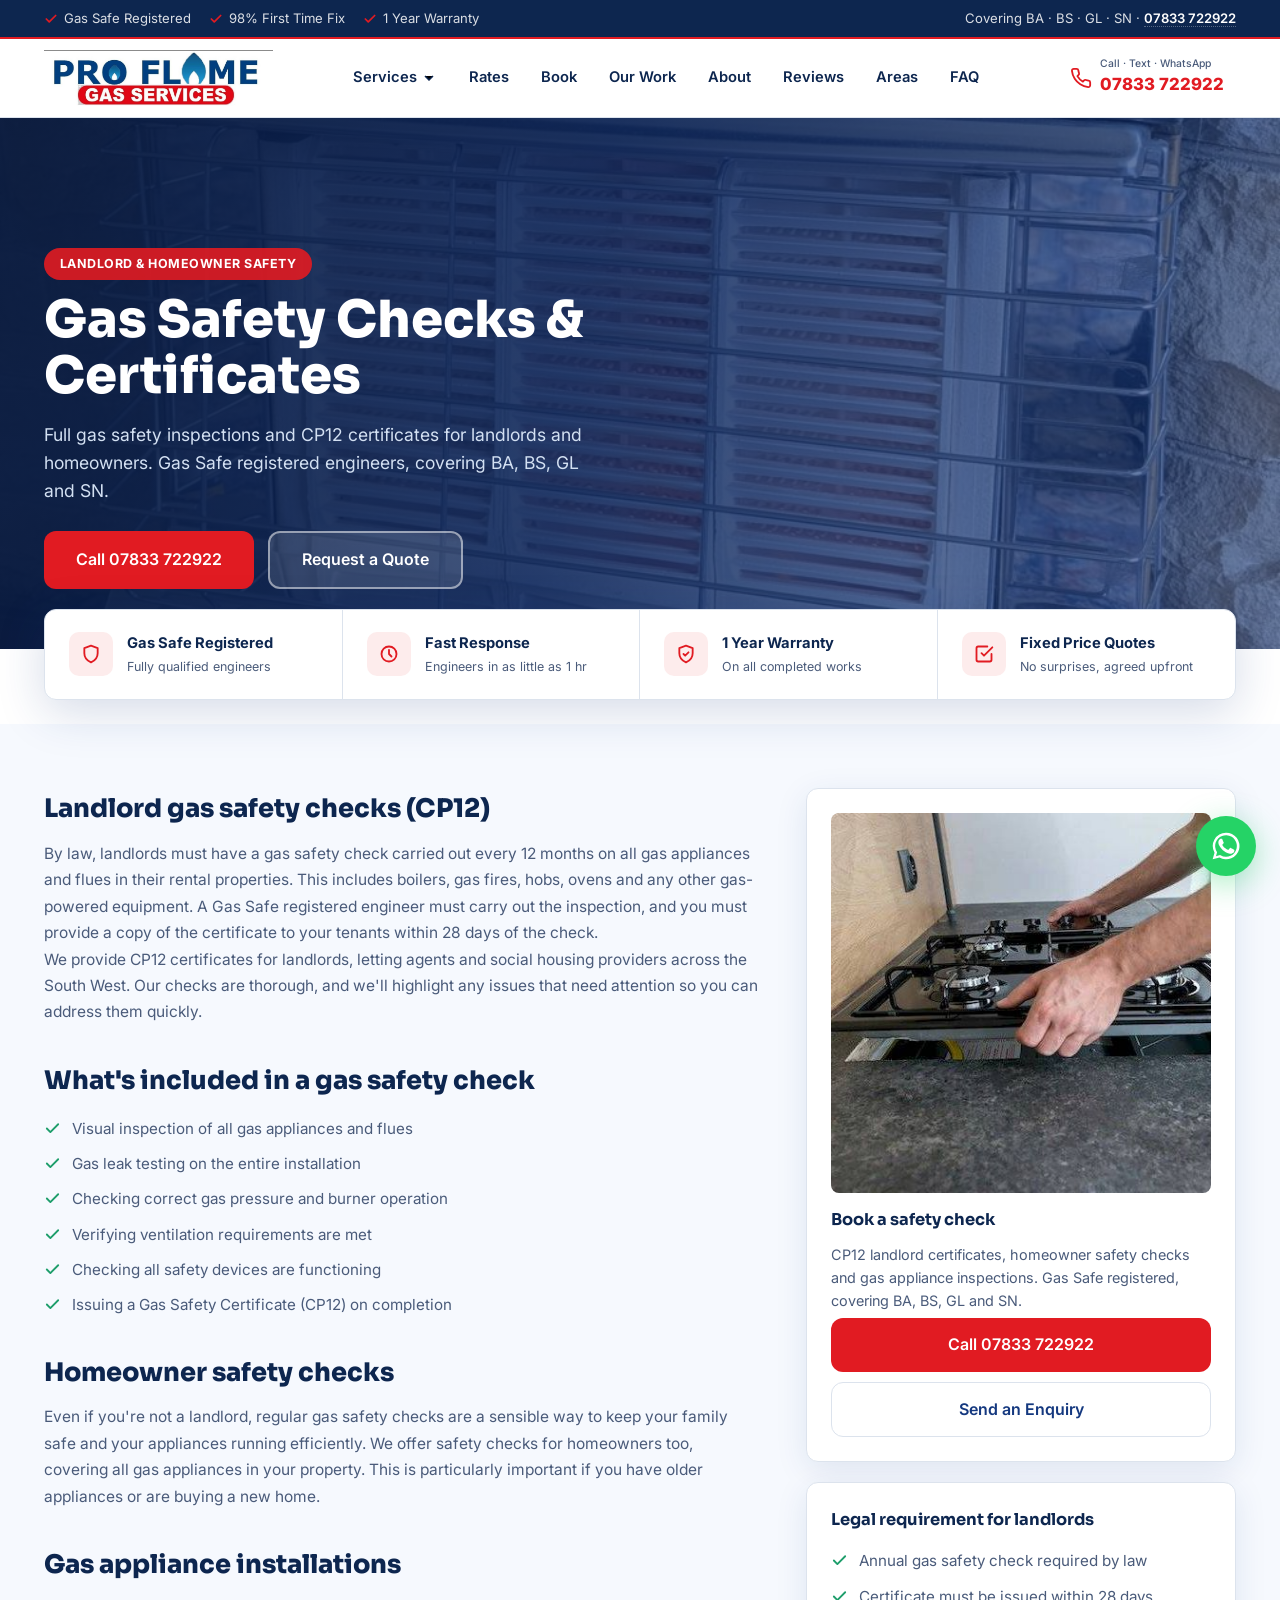
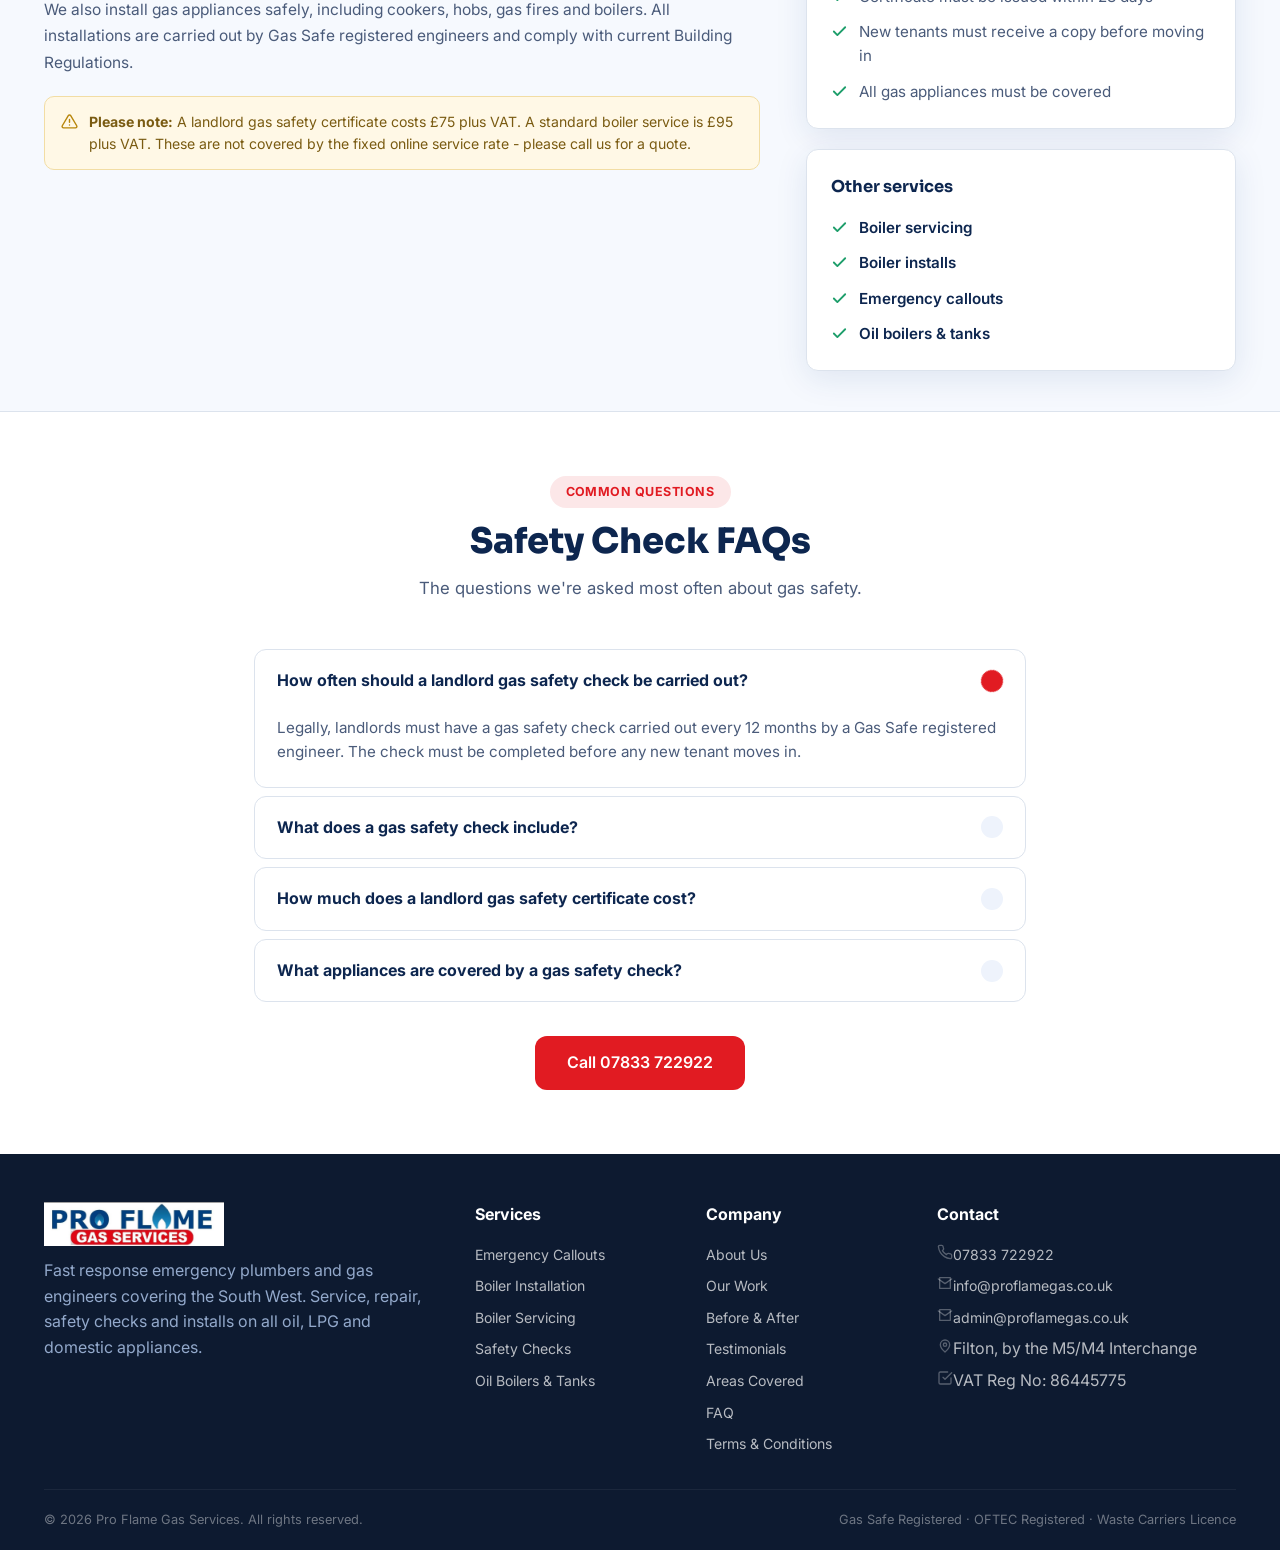
<file: safety-checks.html>
<!DOCTYPE html>
<html lang="en-GB">
<head>
<meta charset="UTF-8">
<meta name="viewport" content="width=device-width, initial-scale=1.0">
<title>Gas Safety Checks &amp; Certificates | Pro Flame Gas Services</title>
<meta name="description" content="Landlord gas safety certificates, homeowner safety checks and appliance inspections by Gas Safe registered engineers across BA, BS, GL and SN. Call 07833 722922.">
<meta name="robots" content="index, follow">
<link rel="icon" href="assets/proflame-logo.jpg">
<link rel="preconnect" href="https://fonts.googleapis.com">
<link rel="preconnect" href="https://fonts.gstatic.com" crossorigin>
<link href="https://fonts.googleapis.com/css2?family=Sora:wght@600;700;800&family=Inter:wght@400;500;600;700;800&display=swap" rel="stylesheet">

<style>
/* ===== RESET & VARIABLES (from home page) ===== */
* {
    margin: 0;
    padding: 0;
    box-sizing: border-box;
}
:root {
    --navy: #14387f;
    --navy-deep: #0d264f;
    --red: #e11b22;
    --red-dark: #b8161c;
    --flame-light: #f5a623;
    --blue-soft: #eef3fc;
    --bg: #f6f9fe;
    --muted: #4a5b7a;
    --border: #dce3ed;
    --radius: 12px;
    --radius-sm: 8px;
    --shadow: 0 8px 32px rgba(20, 56, 127, 0.10);
    --shadow-hover: 0 12px 48px rgba(20, 56, 127, 0.18);
    --transition: 0.25s ease;
    --success: #1e9e6b;
}
html {
    scroll-behavior: smooth;
}
body {
    font-family: 'Inter', sans-serif;
    background: #fff;
    color: #1a2636;
    line-height: 1.6;
}
img {
    max-width: 100%;
    display: block;
}
a {
    text-decoration: none;
    color: inherit;
}
.wrap {
    max-width: 1240px;
    margin: 0 auto;
    padding: 0 24px;
}
.icon {
    width: 20px;
    height: 20px;
    flex-shrink: 0;
    fill: none;
    stroke: currentColor;
    stroke-width: 2;
    stroke-linecap: round;
    stroke-linejoin: round;
}
.btn {
    display: inline-flex;
    align-items: center;
    gap: 10px;
    padding: 14px 32px;
    border-radius: var(--radius);
    font-weight: 600;
    font-size: 1rem;
    border: none;
    cursor: pointer;
    transition: var(--transition);
    font-family: 'Inter', sans-serif;
    background: var(--navy);
    color: #fff;
}
.btn:hover {
    transform: translateY(-2px);
    box-shadow: var(--shadow-hover);
}
.btn-primary {
    background: var(--red);
    color: #fff;
}
.btn-primary:hover {
    background: var(--red-dark);
}
.btn-ghost {
    background: transparent;
    color: var(--navy);
    border: 2px solid var(--navy);
}
.btn-ghost:hover {
    background: var(--navy);
    color: #fff;
}
.btn-block {
    width: 100%;
    justify-content: center;
}
.btn-navy {
    background: var(--navy-deep);
    color: #fff;
}
.btn-navy:hover {
    background: var(--navy);
}
.btn-back {
    background: #fff;
    color: var(--navy);
    border: 1.5px solid var(--border);
}
.btn-back:hover {
    border-color: var(--navy);
    background: var(--blue-soft);
}
.eyebrow {
    display: inline-block;
    background: rgba(225, 27, 34, 0.10);
    color: var(--red);
    font-weight: 700;
    font-size: 0.78rem;
    letter-spacing: 0.04em;
    text-transform: uppercase;
    padding: 6px 16px;
    border-radius: 40px;
    margin-bottom: 12px;
}
.section-head {
    text-align: center;
    max-width: 720px;
    margin: 0 auto 48px;
}
.section-head h2 {
    font-family: 'Sora', sans-serif;
    font-size: 2.2rem;
    font-weight: 800;
    color: var(--navy-deep);
    line-height: 1.2;
    margin-bottom: 12px;
}
.section-head p {
    color: var(--muted);
    font-size: 1.05rem;
}

/* ===== TOP BAR ===== */
.topbar {
    background: var(--navy-deep);
    color: rgba(255, 255, 255, 0.85);
    font-size: 0.82rem;
    padding: 8px 0;
    border-bottom: 2px solid var(--red);
    position: relative;
    z-index: 60;
}
.topbar .wrap {
    display: flex;
    justify-content: space-between;
    align-items: center;
    flex-wrap: wrap;
    gap: 6px 16px;
}
.topbar .badges {
    display: flex;
    gap: 18px;
    flex-wrap: wrap;
}
.topbar .badges span {
    display: inline-flex;
    align-items: center;
    gap: 6px;
}
.topbar .badges .icon {
    width: 14px;
    height: 14px;
    stroke: var(--red);
    stroke-width: 3;
}
.topbar a {
    color: #fff;
    font-weight: 600;
    border-bottom: 1px dotted rgba(255, 255, 255, 0.3);
}
.topbar a:hover {
    border-bottom-color: #fff;
}

/* ===== HEADER / NAVBAR — STICKY (same as home) ===== */
header.site {
    position: sticky;
    top: 0;
    z-index: 1000;
    background: #fff;
    border-bottom: 1px solid var(--border);
    transition: box-shadow 0.3s, background 0.3s;
}
header.site.scrolled {
    box-shadow: 0 4px 24px rgba(20, 56, 127, 0.08);
    background: rgba(255, 255, 255, 0.97);
    backdrop-filter: blur(6px);
}
.header-inner {
    display: flex;
    align-items: center;
    justify-content: space-between;
    gap: 16px;
    padding: 10px 0;
    min-height: 78px;
}

/* — Logo (bigger) — */
.logo img {
    display: block;
    height: 56px;
    width: auto;
    transition: height 0.3s;
}
header.site.scrolled .logo img {
    height: 44px;
}

/* — Main nav (desktop) — */
nav.main {
    display: flex;
    align-items: center;
    gap: 4px;
}
nav.main>a,
nav.main .nav-item>a {
    padding: 8px 14px;
    font-weight: 600;
    font-size: 0.92rem;
    color: var(--navy-deep);
    border-radius: var(--radius-sm);
    transition: var(--transition);
    display: flex;
    align-items: center;
    gap: 4px;
    position: relative;
}
nav.main>a:hover,
nav.main .nav-item>a:hover {
    background: var(--blue-soft);
    color: var(--red);
}
.nav-caret {
    width: 16px;
    height: 16px;
    stroke: currentColor;
    stroke-width: 2.2;
}

/* — Dropdown — */
.nav-item {
    position: relative;
}
.nav-drop {
    position: absolute;
    top: calc(100% + 6px);
    left: 0;
    min-width: 220px;
    background: #fff;
    border-radius: var(--radius);
    box-shadow: var(--shadow);
    padding: 8px 0;
    opacity: 0;
    visibility: hidden;
    transform: translateY(6px);
    transition: var(--transition);
    border: 1px solid var(--border);
    pointer-events: none;
    z-index: 100;
}
.nav-item:hover .nav-drop {
    opacity: 1;
    visibility: visible;
    transform: translateY(0);
    pointer-events: auto;
}
.nav-drop a {
    display: flex;
    align-items: center;
    gap: 10px;
    padding: 10px 18px;
    font-size: 0.88rem;
    color: var(--navy-deep);
    transition: var(--transition);
    border-left: 3px solid transparent;
}
.nav-drop a:hover {
    background: var(--blue-soft);
    color: var(--red);
    border-left-color: var(--red);
}
.nav-drop .icon {
    width: 16px;
    height: 16px;
    opacity: 0.6;
}

/* — Header CTA — only phone number (no Book Now) — */
.header-cta {
    display: flex;
    align-items: center;
    gap: 12px;
    flex-shrink: 0;
}
.header-phone {
    display: flex;
    align-items: center;
    gap: 8px;
    color: var(--navy-deep);
    padding: 6px 12px;
    border-radius: var(--radius-sm);
    transition: var(--transition);
}
.header-phone:hover {
    background: var(--blue-soft);
}
.header-phone .txt small {
    display: block;
    font-size: 0.65rem;
    font-weight: 500;
    color: var(--muted);
    line-height: 1.2;
}
.header-phone .txt strong {
    font-size: 1.05rem;
    font-weight: 800;
    color: var(--red);
}
.header-phone .icon {
    stroke: var(--red);
    width: 22px;
    height: 22px;
}

/* — WhatsApp floating button — */
.whatsapp-float {
    position: fixed;
    bottom: 24px;
    right: 24px;
    z-index: 999;
    width: 60px;
    height: 60px;
    background: #25D366;
    border-radius: 50%;
    display: flex;
    align-items: center;
    justify-content: center;
    box-shadow: 0 8px 32px rgba(37, 211, 102, 0.4);
    transition: transform 0.3s ease, box-shadow 0.3s ease;
    animation: pulse-whatsapp 2.5s ease-in-out infinite;
}
.whatsapp-float:hover {
    transform: scale(1.08);
    box-shadow: 0 12px 48px rgba(37, 211, 102, 0.55);
}
.whatsapp-float .icon {
    width: 32px;
    height: 32px;
    stroke: none;
    fill: #fff;
}
@keyframes pulse-whatsapp {
    0% { box-shadow: 0 0 0 0 rgba(37, 211, 102, 0.4); }
    70% { box-shadow: 0 0 0 16px rgba(37, 211, 102, 0); }
    100% { box-shadow: 0 0 0 0 rgba(37, 211, 102, 0); }
}
@media (max-width: 600px) {
    .whatsapp-float {
        width: 52px;
        height: 52px;
        bottom: 16px;
        right: 16px;
    }
    .whatsapp-float .icon {
        width: 28px;
        height: 28px;
    }
}

/* — Hamburger (mobile) — */
.nav-toggle {
    display: none;
    flex-direction: column;
    gap: 5px;
    background: none;
    border: none;
    padding: 6px 4px;
    cursor: pointer;
    width: 34px;
    height: 34px;
    justify-content: center;
    align-items: center;
    border-radius: 6px;
    transition: background 0.2s;
}
.nav-toggle:hover {
    background: var(--blue-soft);
}
.nav-toggle span {
    display: block;
    width: 26px;
    height: 2.5px;
    background: var(--navy-deep);
    border-radius: 4px;
    transition: var(--transition);
    transform-origin: center;
}
.nav-toggle[aria-expanded="true"] span:nth-child(1) {
    transform: translateY(7px) rotate(45deg);
}
.nav-toggle[aria-expanded="true"] span:nth-child(2) {
    opacity: 0;
    transform: scaleX(0);
}
.nav-toggle[aria-expanded="true"] span:nth-child(3) {
    transform: translateY(-7px) rotate(-45deg);
}

/* ===== MOBILE NAV (collapsible groups) ===== */
.mobile-nav {
    display: none;
    background: #fff;
    border-top: 1px solid var(--border);
    padding: 8px 0 16px;
    flex-direction: column;
}
.mobile-nav.open {
    display: flex;
}
.mobile-nav .mn-group {
    border-bottom: 1px solid var(--border);
}
.mobile-nav .mn-parent {
    width: 100%;
    display: flex;
    align-items: center;
    justify-content: space-between;
    background: none;
    border: none;
    padding: 13px 16px;
    font-weight: 700;
    color: var(--navy-deep);
    font-size: 0.98rem;
    cursor: pointer;
    font-family: 'Inter', sans-serif;
    text-align: left;
    border-radius: var(--radius-sm);
    transition: var(--transition);
}
.mobile-nav .mn-parent:hover {
    background: var(--blue-soft);
}
.mn-caret {
    width: 18px;
    height: 18px;
    stroke: var(--navy);
    stroke-width: 2.4;
    fill: none;
    stroke-linecap: round;
    stroke-linejoin: round;
    transition: transform 0.25s;
}
.mn-group.open .mn-caret {
    transform: rotate(180deg);
}
.mn-submenu {
    display: none;
    background: var(--blue-soft);
    padding: 6px 8px 10px;
    border-radius: var(--radius-sm);
    margin: 0 8px 8px;
}
.mn-group.open .mn-submenu {
    display: block;
}
.mn-submenu a {
    display: block;
    padding: 10px 16px;
    margin-left: 20px;
    border-radius: var(--radius-sm);
    font-size: 0.9rem;
    color: var(--muted);
    font-weight: 500;
    border-left: 2px solid transparent;
}
.mn-submenu a:hover {
    background: #fff;
    color: var(--red);
    border-left-color: var(--red);
}
.mobile-nav a {
    padding: 12px 16px;
    font-weight: 600;
    color: var(--navy-deep);
    border-radius: var(--radius-sm);
    transition: var(--transition);
    font-size: 0.95rem;
    border-left: 3px solid transparent;
}
.mobile-nav a:hover {
    background: var(--blue-soft);
    color: var(--red);
    border-left-color: var(--red);
}
.mn-call {
    background: var(--red);
    color: #fff !important;
    text-align: center;
    font-weight: 800;
    margin-top: 8px;
    border-radius: var(--radius) !important;
    padding: 14px !important;
    border-left: none !important;
}
.mn-call:hover {
    background: var(--red-dark) !important;
    color: #fff !important;
}

/* ===== RESPONSIVE ===== */
@media (max-width: 1220px) {
    nav.main { display: none; }
    .nav-toggle { display: flex; }
    .header-phone .txt { display: none; }
    .logo img { height: 40px; }
    header.site.scrolled .logo img { height: 36px; }
}
@media (max-width: 640px) {
    .topbar .badges span:nth-child(2),
    .topbar .badges span:nth-child(3) { display: none; }
    .topbar .wrap { justify-content: center; font-size: 0.75rem; }
    .logo img { height: 34px; }
    header.site.scrolled .logo img { height: 30px; }
    .section-head h2 { font-size: 1.6rem; }
    .header-inner { min-height: 62px; padding: 6px 0; }
}
@media (max-width: 400px) {
    .topbar .badges span:first-child { font-size: 0.7rem; }
    .logo img { height: 28px; }
}

/* ============================================================
   SERVICE PAGE SPECIFIC STYLES
   ============================================================ */

/* Hero */
.svc-hero {
    position: relative;
    overflow: hidden;
    color: #fff;
    padding: 130px 0 60px;
    min-height: 420px;
}
.svc-hero-bg {
    position: absolute;
    inset: 0;
    background-image: url("assets/job-dundry.jpg");
    background-size: cover;
    background-position: center;
}
.svc-hero-bg::after {
    content: "";
    position: absolute;
    inset: 0;
    background: linear-gradient(100deg, rgba(8,26,63,0.95) 0%, rgba(12,37,89,0.88) 45%, rgba(20,56,127,0.55) 100%);
}
.svc-hero .wrap {
    position: relative;
    z-index: 2;
}
.svc-hero h1 {
    color: #fff;
    max-width: 660px;
    font-family: 'Sora', sans-serif;
    font-size: clamp(2rem, 4vw, 3.2rem);
    font-weight: 800;
    line-height: 1.1;
    margin-bottom: 16px;
}
.svc-hero p.lead {
    color: #d3e0f2;
    font-size: 1.1rem;
    max-width: 560px;
    margin-bottom: 0;
}
.svc-hero-ctas {
    display: flex;
    gap: 14px;
    flex-wrap: wrap;
    margin-top: 26px;
}
.svc-hero-ctas .btn-ghost {
    background: rgba(255,255,255,0.12);
    color: #fff;
    border: 2px solid rgba(255,255,255,0.5);
}
.svc-hero-ctas .btn-ghost:hover {
    background: rgba(255,255,255,0.25);
}

/* Trust Float Strip (same as home page) */
.trust-float {
    margin-top: -40px;
    margin-bottom: 24px;
    position: relative;
    z-index: 5;
}
.trust-float-grid {
    background: #fff;
    border-radius: var(--radius);
    box-shadow: var(--shadow-hover);
    display: grid;
    grid-template-columns: repeat(4, 1fr);
    border: 1px solid var(--border);
}
.trust-float-item {
    display: flex;
    align-items: center;
    gap: 14px;
    padding: 22px 24px;
    border-right: 1px solid var(--border);
}
.trust-float-item:last-child {
    border-right: none;
}
.trust-float-item .badge-ico {
    width: 44px;
    height: 44px;
    border-radius: 10px;
    background: #fdecec;
    color: var(--red);
    display: flex;
    align-items: center;
    justify-content: center;
    flex-shrink: 0;
}
.trust-float-item .badge-ico .icon {
    width: 20px;
    height: 20px;
    stroke-width: 2.2;
}
.trust-float-item h3 {
    font-size: 0.92rem;
    margin: 0 0 2px;
    color: var(--navy-deep);
}
.trust-float-item p {
    margin: 0;
    font-size: 0.78rem;
    color: var(--muted);
}
@media (max-width: 900px) {
    .trust-float { margin-top: -24px; }
    .trust-float-grid { grid-template-columns: 1fr 1fr; }
    .trust-float-item { border-right: none; border-bottom: 1px solid var(--border); padding: 16px 18px; }
}
@media (max-width: 560px) {
    .trust-float-grid { grid-template-columns: 1fr; }
}

/* Main content */
.svc-body {
    background: var(--bg);
    padding: 64px 0 40px;
}
.svc-grid {
    display: grid;
    grid-template-columns: 1.25fr 0.75fr;
    gap: 46px;
    align-items: start;
}
@media (max-width: 900px) {
    .svc-grid { grid-template-columns: 1fr; }
}
.svc-copy h2 {
    font-family: 'Sora', sans-serif;
    font-size: 1.6rem;
    font-weight: 800;
    color: var(--navy-deep);
    margin-top: 34px;
    margin-bottom: 12px;
}
.svc-copy h2:first-child {
    margin-top: 0;
}
.svc-copy p {
    font-size: 0.97rem;
    line-height: 1.7;
    color: var(--muted);
}
.svc-list {
    list-style: none;
    padding: 0;
    margin: 16px 0 0;
    display: flex;
    flex-direction: column;
    gap: 11px;
}
.svc-list li {
    position: relative;
    padding-left: 28px;
    font-size: 0.95rem;
    color: var(--muted);
    line-height: 1.6;
}
.svc-list li .icon {
    position: absolute;
    left: 0;
    top: 3px;
    width: 17px;
    height: 17px;
    color: var(--success);
    stroke-width: 2.6;
}
.svc-list li strong {
    color: var(--navy-deep);
}
.svc-list a {
    color: var(--navy-deep);
    font-weight: 600;
}
.svc-list a:hover {
    color: var(--red);
}

.svc-note {
    display: flex;
    gap: 11px;
    align-items: flex-start;
    padding: 14px 16px;
    border-radius: 10px;
    background: #fff8e6;
    border: 1px solid #f2dda4;
    font-size: 0.88rem;
    color: #7a5b12;
    line-height: 1.55;
    margin-top: 20px;
}
.svc-note .icon {
    width: 17px;
    height: 17px;
    color: #b8860b;
    flex-shrink: 0;
    margin-top: 2px;
}

/* Sidebar */
.svc-aside {
    position: sticky;
    top: 110px;
    display: flex;
    flex-direction: column;
    gap: 20px;
}
@media (max-width: 900px) {
    .svc-aside { position: static; }
}
.svc-card {
    background: #fff;
    border: 1px solid var(--border);
    border-radius: var(--radius);
    box-shadow: var(--shadow);
    padding: 24px;
}
.svc-card h3 {
    font-family: 'Sora', sans-serif;
    font-size: 1.02rem;
    color: var(--navy-deep);
    margin-bottom: 10px;
}
.svc-card img {
    width: 100%;
    border-radius: var(--radius-sm);
    margin-bottom: 14px;
}
.svc-card .btn-block {
    margin-top: 6px;
}

/* FAQ (same as home) */
.faq-list {
    max-width: 820px;
    margin: 0 auto;
    display: flex;
    flex-direction: column;
    gap: 8px;
}
.faq-item {
    border: 1px solid var(--border);
    border-radius: var(--radius);
    overflow: hidden;
    background: #fff;
    transition: var(--transition);
}
.faq-item:hover {
    border-color: var(--navy);
}
.faq-item summary {
    padding: 18px 22px;
    font-weight: 700;
    font-size: 1rem;
    color: var(--navy-deep);
    cursor: pointer;
    list-style: none;
    display: flex;
    justify-content: space-between;
    align-items: center;
    gap: 16px;
    transition: var(--transition);
}
.faq-item summary::-webkit-details-marker {
    display: none;
}
.faq-item .plus {
    flex-shrink: 0;
    width: 22px;
    height: 22px;
    border-radius: 50%;
    background: var(--blue-soft);
    display: flex;
    align-items: center;
    justify-content: center;
    transition: var(--transition);
    font-size: 1.2rem;
    font-weight: 300;
    color: var(--navy);
}
.faq-item[open] .plus {
    transform: rotate(45deg);
    background: var(--red);
    color: #fff;
}
.faq-item p {
    padding: 4px 22px 22px;
    color: var(--muted);
    font-size: 0.95rem;
}

/* ===== FOOTER (same as home) ===== */
footer.site {
    background: #0d1a30;
    color: rgba(255, 255, 255, 0.7);
    padding: 48px 0 20px;
}
.footer-grid {
    display: grid;
    grid-template-columns: 2fr 1fr 1fr 1.5fr;
    gap: 32px;
    padding-bottom: 32px;
    border-bottom: 1px solid rgba(255, 255, 255, 0.06);
}
.footer-grid .flogo {
    height: 44px;
    width: auto;
    margin-bottom: 12px;
}
.footer-grid h4 {
    color: #fff;
    font-weight: 700;
    font-size: 1rem;
    margin-bottom: 14px;
}
.footer-grid ul {
    list-style: none;
    display: flex;
    flex-direction: column;
    gap: 6px;
}
.footer-grid ul li a {
    font-size: 0.88rem;
    transition: var(--transition);
    display: inline-flex;
    align-items: center;
    gap: 6px;
}
.footer-grid ul li a:hover {
    color: #fff;
}
.footer-grid ul li .icon {
    width: 16px;
    height: 16px;
    stroke: rgba(255, 255, 255, 0.3);
    flex-shrink: 0;
}
.footer-bottom {
    padding-top: 20px;
    display: flex;
    justify-content: space-between;
    flex-wrap: wrap;
    gap: 8px 16px;
    font-size: 0.8rem;
    color: rgba(255, 255, 255, 0.4);
}
@media (max-width: 820px) {
    .footer-grid { grid-template-columns: 1fr 1fr; }
}
@media (max-width: 480px) {
    .footer-grid { grid-template-columns: 1fr; }
}
</style>

<script type="application/ld+json">
{
  "@context": "https://schema.org",
  "@type": "FAQPage",
  "mainEntity": [
    {"@type":"Question","name":"How often should a landlord gas safety check be carried out?","acceptedAnswer":{"@type":"Answer","text":"Legally, landlords must have a gas safety check carried out every 12 months by a Gas Safe registered engineer. The check must be completed before any new tenant moves in."}},
    {"@type":"Question","name":"What does a gas safety check include?","acceptedAnswer":{"@type":"Answer","text":"A gas safety check involves inspecting all gas appliances and flues to ensure they are working safely, checking for leaks, verifying correct gas pressure and burner operation, and ensuring ventilation requirements are met. A Gas Safety Certificate (CP12) is issued upon completion."}},
    {"@type":"Question","name":"How much does a landlord gas safety certificate cost?","acceptedAnswer":{"@type":"Answer","text":"A landlord gas safety certificate costs £75 plus VAT, plus any additional travel and parking charges. If any repairs are needed, these are quoted separately."}},
    {"@type":"Question","name":"What appliances are covered by a gas safety check?","acceptedAnswer":{"@type":"Answer","text":"All gas appliances in the property, including boilers, gas fires, hobs, ovens, and any other gas-powered equipment. The check covers every appliance accessible to the engineer."}}
  ]
}
</script>
</head>
<body>

<!-- TOP BAR -->
<div class="topbar">
  <div class="wrap">
    <div class="badges">
      <span><svg class="icon" viewBox="0 0 24 24"><path d="M20 6 9 17l-5-5"/></svg> Gas Safe Registered</span>
      <span><svg class="icon" viewBox="0 0 24 24"><path d="M20 6 9 17l-5-5"/></svg> 98% First Time Fix</span>
      <span><svg class="icon" viewBox="0 0 24 24"><path d="M20 6 9 17l-5-5"/></svg> 1 Year Warranty</span>
    </div>
    <div>Covering BA · BS · GL · SN · <a href="tel:+447833722922">07833 722922</a></div>
  </div>
</div>

<!-- HEADER (sticky) -->
<header class="site" id="siteHeader">
  <div class="wrap">
    <div class="header-inner">
      <!-- LOGO — bigger -->
      <a class="logo" href="index.html">
        <img src="assets/proflame-logo-new.png" alt="Pro Flame Gas Services South West" style="height:56px;width:auto;">
      </a>

      <!-- DESKTOP NAV -->
      <nav class="main">
        <div class="nav-item">
          <a href="index.html#services">Services <svg class="nav-caret" viewBox="0 0 24 24"><path d="M6 9l6 6 6-6"/></svg></a>
          <div class="nav-drop">
            <a href="index.html#services"><svg class="icon" viewBox="0 0 24 24"><path d="M5 12h14M13 6l6 6-6 6"/></svg>All Services</a>
            <a href="boiler-servicing.html"><svg class="icon" viewBox="0 0 24 24"><path d="M5 12h14M13 6l6 6-6 6"/></svg>Boiler Servicing</a>
            <a href="boiler-installs.html"><svg class="icon" viewBox="0 0 24 24"><path d="M5 12h14M13 6l6 6-6 6"/></svg>Boiler Installs</a>
            <a href="safety-checks.html"><svg class="icon" viewBox="0 0 24 24"><path d="M5 12h14M13 6l6 6-6 6"/></svg>Safety Checks</a>
            <a href="emergency-callouts.html"><svg class="icon" viewBox="0 0 24 24"><path d="M5 12h14M13 6l6 6-6 6"/></svg>Emergency Callouts</a>
            <a href="oil-boilers-tanks.html"><svg class="icon" viewBox="0 0 24 24"><path d="M5 12h14M13 6l6 6-6 6"/></svg>Oil Boilers &amp; Tanks</a>
          </div>
        </div>
        <a href="index.html#pricing">Rates</a>
        <a href="booking.php?t=S">Book</a>
        <a href="index.html#our-work">Our Work</a>
        <a href="index.html#about">About</a>
        <a href="index.html#reviews">Reviews</a>
        <a href="index.html#coverage">Areas</a>
        <a href="index.html#faq">FAQ</a>
      </nav>

      <!-- HEADER CTA — only phone number (no Book Now) -->
      <div class="header-cta">
        <a href="tel:+447833722922" class="header-phone">
          <svg class="icon" viewBox="0 0 24 24"><path d="M22 16.92v3a2 2 0 0 1-2.18 2 19.79 19.79 0 0 1-8.63-3.07 19.5 19.5 0 0 1-6-6 19.79 19.79 0 0 1-3.07-8.67A2 2 0 0 1 4.11 2h3a2 2 0 0 1 2 1.72c.127.96.361 1.903.7 2.81a2 2 0 0 1-.45 2.11L8.09 9.91a16 16 0 0 0 6 6l1.27-1.27a2 2 0 0 1 2.11-.45c.907.339 1.85.573 2.81.7A2 2 0 0 1 22 16.92z"/></svg>
          <div class="txt"><small>Call · Text · WhatsApp</small><strong>07833 722922</strong></div>
        </a>

        <!-- HAMBURGER -->
        <button class="nav-toggle" type="button" aria-label="Open menu" aria-expanded="false" aria-controls="mobile-nav">
          <span></span><span></span><span></span>
        </button>
      </div>
    </div>

    <!-- MOBILE NAV (collapsible groups) -->
    <nav class="mobile-nav" id="mobile-nav">
      <div class="mn-group">
        <button class="mn-parent" type="button" aria-expanded="false">Services <svg class="mn-caret" viewBox="0 0 24 24"><path d="M6 9l6 6 6-6"/></svg></button>
        <div class="mn-submenu">
          <a href="boiler-servicing.html">Boiler Servicing</a>
          <a href="boiler-installs.html">Boiler Installs</a>
          <a href="safety-checks.html">Safety Checks</a>
          <a href="emergency-callouts.html">Emergency Callouts</a>
          <a href="oil-boilers-tanks.html">Oil Boilers &amp; Tanks</a>
        </div>
      </div>
      <a href="index.html#pricing">Callout Rates</a>
      <a href="booking.php?t=S">Book Online</a>
      <a href="index.html#our-work">Our Work</a>
      <div class="mn-group">
        <button class="mn-parent" type="button" aria-expanded="false">About Us <svg class="mn-caret" viewBox="0 0 24 24"><path d="M6 9l6 6 6-6"/></svg></button>
        <div class="mn-submenu">
          <a href="index.html#about">About Us</a>
          <a href="index.html#reviews">Reviews</a>
          <a href="index.html#coverage">Areas Covered</a>
          <a href="index.html#faq">FAQ</a>
          <a href="terms.html">Terms &amp; Conditions</a>
        </div>
      </div>
      <a class="mn-call" href="tel:+447833722922">Call 07833 722922</a>
    </nav>
  </div>
</header>

<!-- HERO -->
<section class="svc-hero">
  <div class="svc-hero-bg"></div>
  <div class="wrap">
    <span class="eyebrow" style="background:rgba(225,27,34,0.9);color:#fff;">Landlord &amp; Homeowner Safety</span>
    <h1>Gas Safety Checks &amp; Certificates</h1>
    <p class="lead">Full gas safety inspections and CP12 certificates for landlords and homeowners. Gas Safe registered engineers, covering BA, BS, GL and SN.</p>
    <div class="svc-hero-ctas">
      <a href="tel:+447833722922" class="btn btn-primary">Call 07833 722922</a>
      <a href="index.html#bookingForm" class="btn btn-ghost">Request a Quote</a>
    </div>
  </div>
</section>

<!-- TRUST FLOAT (same as home) -->
<div class="trust-float wrap">
  <div class="trust-float-grid">
    <div class="trust-float-item">
      <span class="badge-ico"><svg class="icon" viewBox="0 0 24 24"><path d="M12 2 4 5v6c0 5 3.5 9 8 11 4.5-2 8-6 8-11V5l-8-3z"/></svg></span>
      <div><h3>Gas Safe Registered</h3><p>Fully qualified engineers</p></div>
    </div>
    <div class="trust-float-item">
      <span class="badge-ico"><svg class="icon" viewBox="0 0 24 24"><circle cx="12" cy="12" r="9"/><path d="M12 7v5l3 3"/></svg></span>
      <div><h3>Fast Response</h3><p>Engineers in as little as 1 hr</p></div>
    </div>
    <div class="trust-float-item">
      <span class="badge-ico"><svg class="icon" viewBox="0 0 24 24"><path d="M12 2 4 5v6c0 5 3.5 9 8 11 4.5-2 8-6 8-11V5l-8-3z"/><path d="M9 12l2 2 4-4"/></svg></span>
      <div><h3>1 Year Warranty</h3><p>On all completed works</p></div>
    </div>
    <div class="trust-float-item">
      <span class="badge-ico"><svg class="icon" viewBox="0 0 24 24"><path d="M9 11l3 3L22 4"/><path d="M21 12v7a2 2 0 0 1-2 2H5a2 2 0 0 1-2-2V5a2 2 0 0 1 2-2h11"/></svg></span>
      <div><h3>Fixed Price Quotes</h3><p>No surprises, agreed upfront</p></div>
    </div>
  </div>
</div>

<!-- MAIN CONTENT -->
<section class="svc-body">
  <div class="wrap svc-grid">
    <div class="svc-copy">
      <h2>Landlord gas safety checks (CP12)</h2>
      <p>By law, landlords must have a gas safety check carried out every 12 months on all gas appliances and flues in their rental properties. This includes boilers, gas fires, hobs, ovens and any other gas-powered equipment. A Gas Safe registered engineer must carry out the inspection, and you must provide a copy of the certificate to your tenants within 28 days of the check.</p>
      <p>We provide CP12 certificates for landlords, letting agents and social housing providers across the South West. Our checks are thorough, and we'll highlight any issues that need attention so you can address them quickly.</p>

      <h2>What's included in a gas safety check</h2>
      <ul class="svc-list">
        <li><svg class="icon" viewBox="0 0 24 24"><path d="M20 6 9 17l-5-5"/></svg>Visual inspection of all gas appliances and flues</li>
        <li><svg class="icon" viewBox="0 0 24 24"><path d="M20 6 9 17l-5-5"/></svg>Gas leak testing on the entire installation</li>
        <li><svg class="icon" viewBox="0 0 24 24"><path d="M20 6 9 17l-5-5"/></svg>Checking correct gas pressure and burner operation</li>
        <li><svg class="icon" viewBox="0 0 24 24"><path d="M20 6 9 17l-5-5"/></svg>Verifying ventilation requirements are met</li>
        <li><svg class="icon" viewBox="0 0 24 24"><path d="M20 6 9 17l-5-5"/></svg>Checking all safety devices are functioning</li>
        <li><svg class="icon" viewBox="0 0 24 24"><path d="M20 6 9 17l-5-5"/></svg>Issuing a Gas Safety Certificate (CP12) on completion</li>
      </ul>

      <h2>Homeowner safety checks</h2>
      <p>Even if you're not a landlord, regular gas safety checks are a sensible way to keep your family safe and your appliances running efficiently. We offer safety checks for homeowners too, covering all gas appliances in your property. This is particularly important if you have older appliances or are buying a new home.</p>

      <h2>Gas appliance installations</h2>
      <p>We also install gas appliances safely, including cookers, hobs, gas fires and boilers. All installations are carried out by Gas Safe registered engineers and comply with current Building Regulations.</p>

      <div class="svc-note">
        <svg class="icon" viewBox="0 0 24 24"><path d="M10.29 3.86 1.82 18a2 2 0 0 0 1.71 3h16.94a2 2 0 0 0 1.71-3L13.71 3.86a2 2 0 0 0-3.42 0z"/><path d="M12 9v4M12 17h.01"/></svg>
        <span><strong>Please note:</strong> A landlord gas safety certificate costs £75 plus VAT. A standard boiler service is £95 plus VAT. These are not covered by the fixed online service rate - please call us for a quote.</span>
      </div>
    </div>

    <aside class="svc-aside">
      <div class="svc-card">
        <img src="assets/job-hob-ba22.jpg" alt="Gas hob installation in progress">
        <h3>Book a safety check</h3>
        <p style="font-size:0.9rem;color:var(--muted);">CP12 landlord certificates, homeowner safety checks and gas appliance inspections. Gas Safe registered, covering BA, BS, GL and SN.</p>
        <a href="tel:+447833722922" class="btn btn-primary btn-block">Call 07833 722922</a>
        <a href="index.html#bookingForm" class="btn btn-back btn-block" style="margin-top:10px;">Send an Enquiry</a>
      </div>

      <div class="svc-card">
        <h3>Legal requirement for landlords</h3>
        <ul class="svc-list">
          <li><svg class="icon" viewBox="0 0 24 24"><path d="M20 6 9 17l-5-5"/></svg>Annual gas safety check required by law</li>
          <li><svg class="icon" viewBox="0 0 24 24"><path d="M20 6 9 17l-5-5"/></svg>Certificate must be issued within 28 days</li>
          <li><svg class="icon" viewBox="0 0 24 24"><path d="M20 6 9 17l-5-5"/></svg>New tenants must receive a copy before moving in</li>
          <li><svg class="icon" viewBox="0 0 24 24"><path d="M20 6 9 17l-5-5"/></svg>All gas appliances must be covered</li>
        </ul>
      </div>

      <div class="svc-card">
        <h3>Other services</h3>
        <ul class="svc-list">
          <li><svg class="icon" viewBox="0 0 24 24"><path d="M20 6 9 17l-5-5"/></svg><a href="boiler-servicing.html">Boiler servicing</a></li>
          <li><svg class="icon" viewBox="0 0 24 24"><path d="M20 6 9 17l-5-5"/></svg><a href="boiler-installs.html">Boiler installs</a></li>
          <li><svg class="icon" viewBox="0 0 24 24"><path d="M20 6 9 17l-5-5"/></svg><a href="emergency-callouts.html">Emergency callouts</a></li>
          <li><svg class="icon" viewBox="0 0 24 24"><path d="M20 6 9 17l-5-5"/></svg><a href="oil-boilers-tanks.html">Oil boilers &amp; tanks</a></li>
        </ul>
      </div>
    </aside>
  </div>
</section>

<!-- FAQ -->
<section style="background:#fff;border-top:1px solid var(--border);padding:64px 0;">
  <div class="wrap" style="max-width:820px;">
    <div class="section-head">
      <span class="eyebrow">Common Questions</span>
      <h2>Safety Check FAQs</h2>
      <p>The questions we're asked most often about gas safety.</p>
    </div>
    <div class="faq-list">
      <details class="faq-item" open>
        <summary>How often should a landlord gas safety check be carried out? <span class="plus"></span></summary>
        <p>Legally, landlords must have a gas safety check carried out every 12 months by a Gas Safe registered engineer. The check must be completed before any new tenant moves in.</p>
      </details>
      <details class="faq-item">
        <summary>What does a gas safety check include? <span class="plus"></span></summary>
        <p>A gas safety check involves inspecting all gas appliances and flues to ensure they are working safely, checking for leaks, verifying correct gas pressure and burner operation, and ensuring ventilation requirements are met. A Gas Safety Certificate (CP12) is issued upon completion.</p>
      </details>
      <details class="faq-item">
        <summary>How much does a landlord gas safety certificate cost? <span class="plus"></span></summary>
        <p>A landlord gas safety certificate costs £75 plus VAT, plus any additional travel and parking charges. If any repairs are needed, these are quoted separately.</p>
      </details>
      <details class="faq-item">
        <summary>What appliances are covered by a gas safety check? <span class="plus"></span></summary>
        <p>All gas appliances in the property, including boilers, gas fires, hobs, ovens, and any other gas-powered equipment. The check covers every appliance accessible to the engineer.</p>
      </details>
    </div>
    <div style="text-align:center;margin-top:34px;">
      <a href="tel:+447833722922" class="btn btn-primary">Call 07833 722922</a>
    </div>
  </div>
</section>

<!-- FOOTER -->
<footer class="site">
  <div class="wrap">
    <div class="footer-grid">
      <div>
        <img class="flogo" src="assets/proflame-logo-new.png" alt="Pro Flame Gas Services South West">
        <p style="color:#93a9cb;">Fast response emergency plumbers and gas engineers covering the South West. Service, repair, safety checks and installs on all oil, LPG and domestic appliances.</p>
      </div>
      <div>
        <h4>Services</h4>
        <ul>
          <li><a href="emergency-callouts.html">Emergency Callouts</a></li>
          <li><a href="boiler-installs.html">Boiler Installation</a></li>
          <li><a href="boiler-servicing.html">Boiler Servicing</a></li>
          <li><a href="safety-checks.html">Safety Checks</a></li>
          <li><a href="oil-boilers-tanks.html">Oil Boilers &amp; Tanks</a></li>
        </ul>
      </div>
      <div>
        <h4>Company</h4>
        <ul>
          <li><a href="index.html#about">About Us</a></li>
          <li><a href="index.html#our-work">Our Work</a></li>
          <li><a href="index.html#before-after">Before &amp; After</a></li>
          <li><a href="index.html#reviews">Testimonials</a></li>
          <li><a href="index.html#coverage">Areas Covered</a></li>
          <li><a href="index.html#faq">FAQ</a></li>
          <li><a href="terms.html">Terms &amp; Conditions</a></li>
        </ul>
      </div>
      <div>
        <h4>Contact</h4>
        <ul>
          <li><svg class="icon" viewBox="0 0 24 24"><path d="M22 16.92v3a2 2 0 0 1-2.18 2 19.79 19.79 0 0 1-8.63-3.07 19.5 19.5 0 0 1-6-6 19.79 19.79 0 0 1-3.07-8.67A2 2 0 0 1 4.11 2h3a2 2 0 0 1 2 1.72c.127.96.361 1.903.7 2.81a2 2 0 0 1-.45 2.11L8.09 9.91a16 16 0 0 0 6 6l1.27-1.27a2 2 0 0 1 2.11-.45c.907.339 1.85.573 2.81.7A2 2 0 0 1 22 16.92z"/></svg><a href="tel:+447833722922">07833 722922</a></li>
          <li><svg class="icon" viewBox="0 0 24 24"><path d="M4 4h16v16H4z"/><path d="m22 6-10 7L2 6"/></svg><a href="mailto:info@proflamegas.co.uk">info@proflamegas.co.uk</a></li>
          <li><svg class="icon" viewBox="0 0 24 24"><path d="M4 4h16v16H4z"/><path d="m22 6-10 7L2 6"/></svg><a href="mailto:admin@proflamegas.co.uk">admin@proflamegas.co.uk</a></li>
          <li><svg class="icon" viewBox="0 0 24 24"><path d="M12 21s-7-6.1-7-11a7 7 0 0 1 14 0c0 4.9-7 11-7 11z"/><circle cx="12" cy="10" r="2.5"/></svg>Filton, by the M5/M4 Interchange</li>
          <li><svg class="icon" viewBox="0 0 24 24"><path d="M9 11l3 3L22 4"/><path d="M21 12v7a2 2 0 0 1-2 2H5a2 2 0 0 1-2-2V5a2 2 0 0 1 2-2h11"/></svg>VAT Reg No: 86445775</li>
        </ul>
      </div>
    </div>
    <div class="footer-bottom">
      <span>© 2026 Pro Flame Gas Services. All rights reserved.</span>
      <span>Gas Safe Registered · OFTEC Registered · Waste Carriers Licence</span>
    </div>
  </div>
</footer>

<!-- FLOATING WHATSAPP BUTTON -->
<a href="https://wa.me/447833722922?text=Hi%20Pro%20Flame%20Gas%20Services%2C%20I%20need%20a%20gas%20safety%20check." target="_blank" rel="noopener noreferrer" class="whatsapp-float" aria-label="Contact on WhatsApp for gas safety check">
  <svg class="icon" viewBox="0 0 24 24">
    <path d="M17.47 14.38c-.29-.15-1.7-.84-1.96-.93-.26-.1-.46-.15-.65.15-.2.29-.75.93-.92 1.12-.17.2-.34.22-.63.08-.29-.15-1.22-.45-2.33-1.44-.86-.77-1.44-1.72-1.61-2.01-.17-.29-.02-.45.13-.6.13-.13.29-.34.44-.51.15-.17.2-.29.29-.49.1-.2.05-.37-.02-.51-.08-.15-.65-1.58-.9-2.16-.24-.58-.48-.5-.65-.5-.17-.01-.37-.01-.56-.01-.2 0-.52.07-.79.37-.27.29-1.04 1.02-1.04 2.48s1.07 2.87 1.22 3.07c.15.2 2.1 3.2 5.08 4.49.71.31 1.26.49 1.69.62.71.23 1.36.2 1.87.12.57-.08 1.7-.7 1.94-1.37.24-.68.24-1.25.17-1.37-.07-.12-.26-.2-.55-.34z"/>
    <path d="M12 2a10 10 0 00-8.6 15.03L2 22l5.11-1.34A10 10 0 1012 2zm0 18.13a8.09 8.09 0 01-4.14-1.13l-.3-.18-3.08.81.82-3-.19-.31A8.13 8.13 0 1112 20.13z"/>
  </svg>
</a>

<script>
// Mobile menu
(function() {
  var btn = document.querySelector('.nav-toggle');
  var panel = document.getElementById('mobile-nav');
  if (!btn || !panel) return;

  function close() {
    panel.classList.remove('open');
    btn.setAttribute('aria-expanded', 'false');
    btn.setAttribute('aria-label', 'Open menu');
  }
  btn.addEventListener('click', function() {
    var open = panel.classList.toggle('open');
    btn.setAttribute('aria-expanded', open ? 'true' : 'false');
    btn.setAttribute('aria-label', open ? 'Close menu' : 'Open menu');
  });
  panel.addEventListener('click', function(e) {
    if (e.target.tagName === 'A') close();
  });
  document.addEventListener('keydown', function(e) {
    if (e.key === 'Escape') close();
  });
  window.addEventListener('resize', function() {
    if (window.innerWidth > 1220) close();
  });

  // Collapsible groups
  document.querySelectorAll('.mn-parent').forEach(function(btn) {
    btn.addEventListener('click', function(e) {
      e.stopPropagation();
      var group = btn.parentElement;
      var isOpen = group.classList.contains('open');
      document.querySelectorAll('.mn-group.open').forEach(function(g) {
        g.classList.remove('open');
        g.querySelector('.mn-parent').setAttribute('aria-expanded', 'false');
      });
      if (!isOpen) {
        group.classList.add('open');
        btn.setAttribute('aria-expanded', 'true');
      }
    });
  });
})();

// Sticky header
(function() {
  var header = document.getElementById('siteHeader');
  if (!header) return;
  function onScroll() {
    if (window.scrollY > 60) { header.classList.add('scrolled'); }
    else { header.classList.remove('scrolled'); }
  }
  window.addEventListener('scroll', onScroll, { passive: true });
  onScroll();
})();
</script>

</body>
</html>
</file>
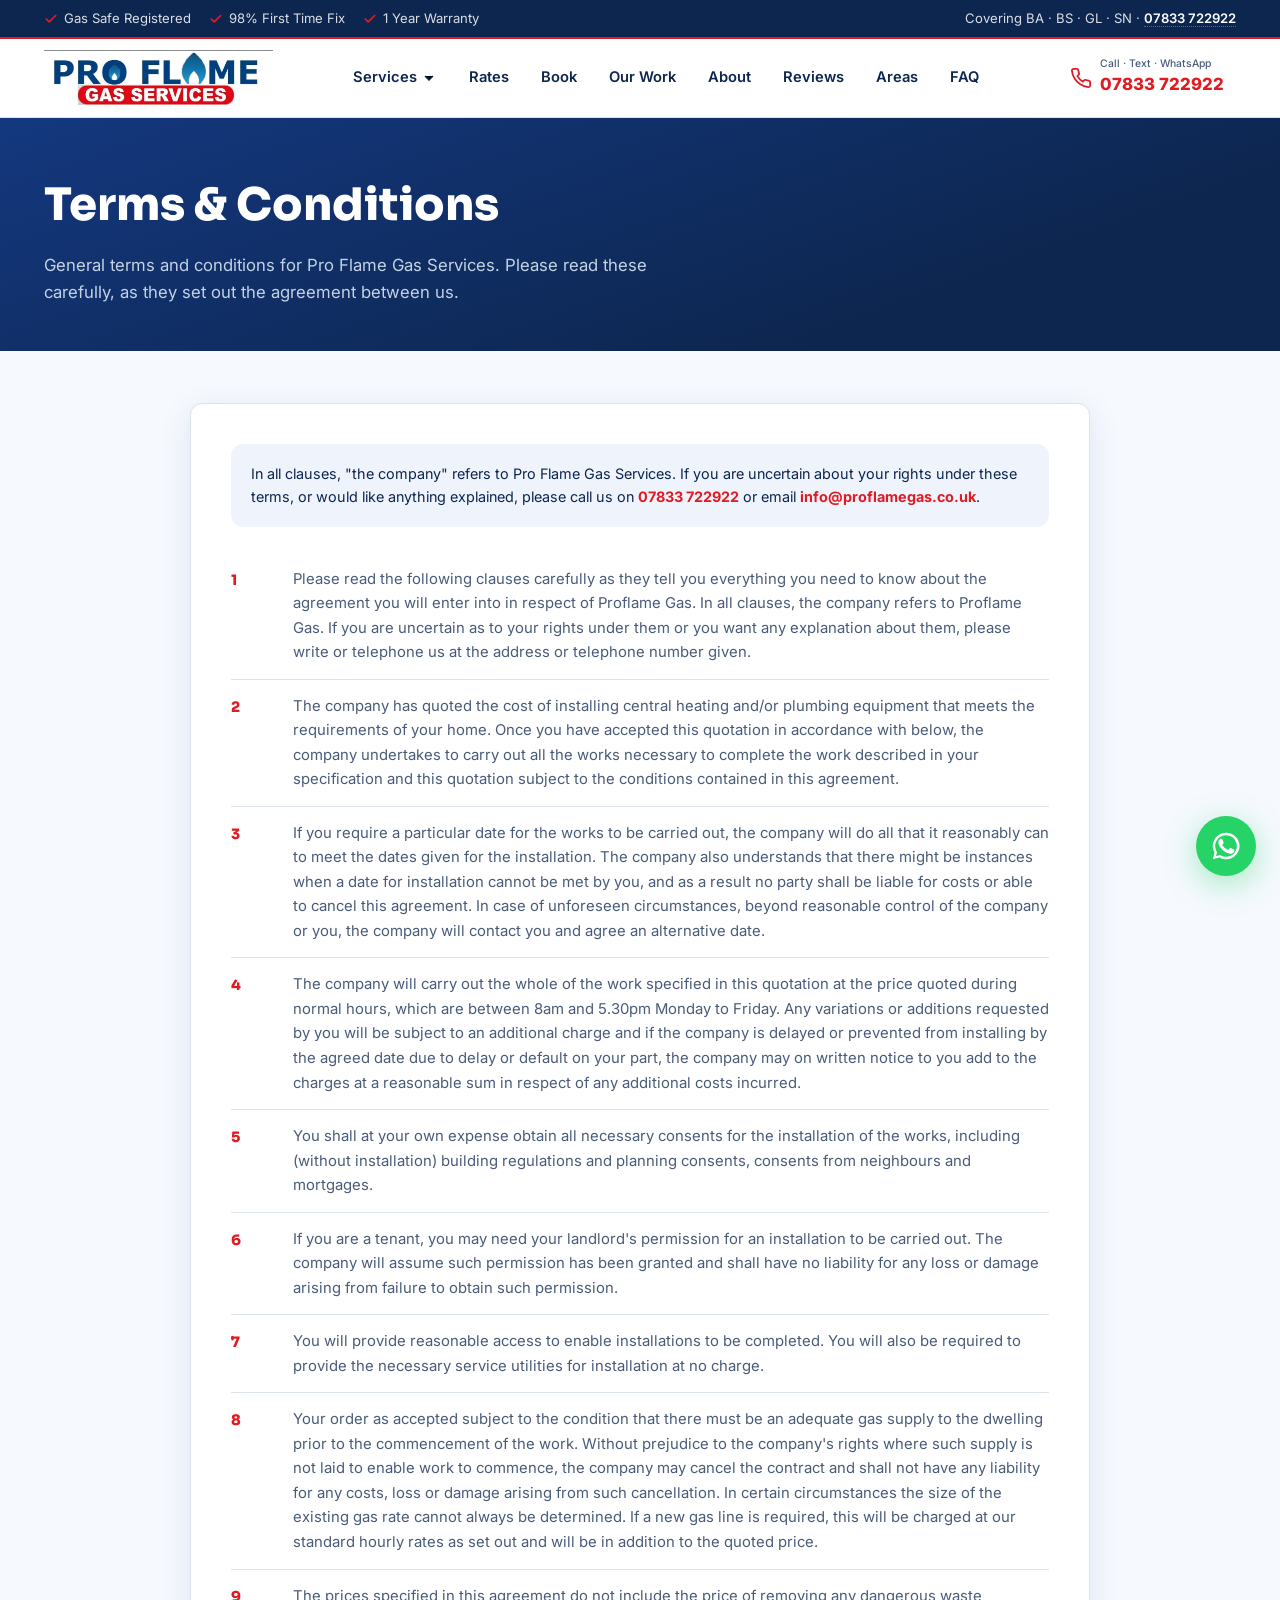
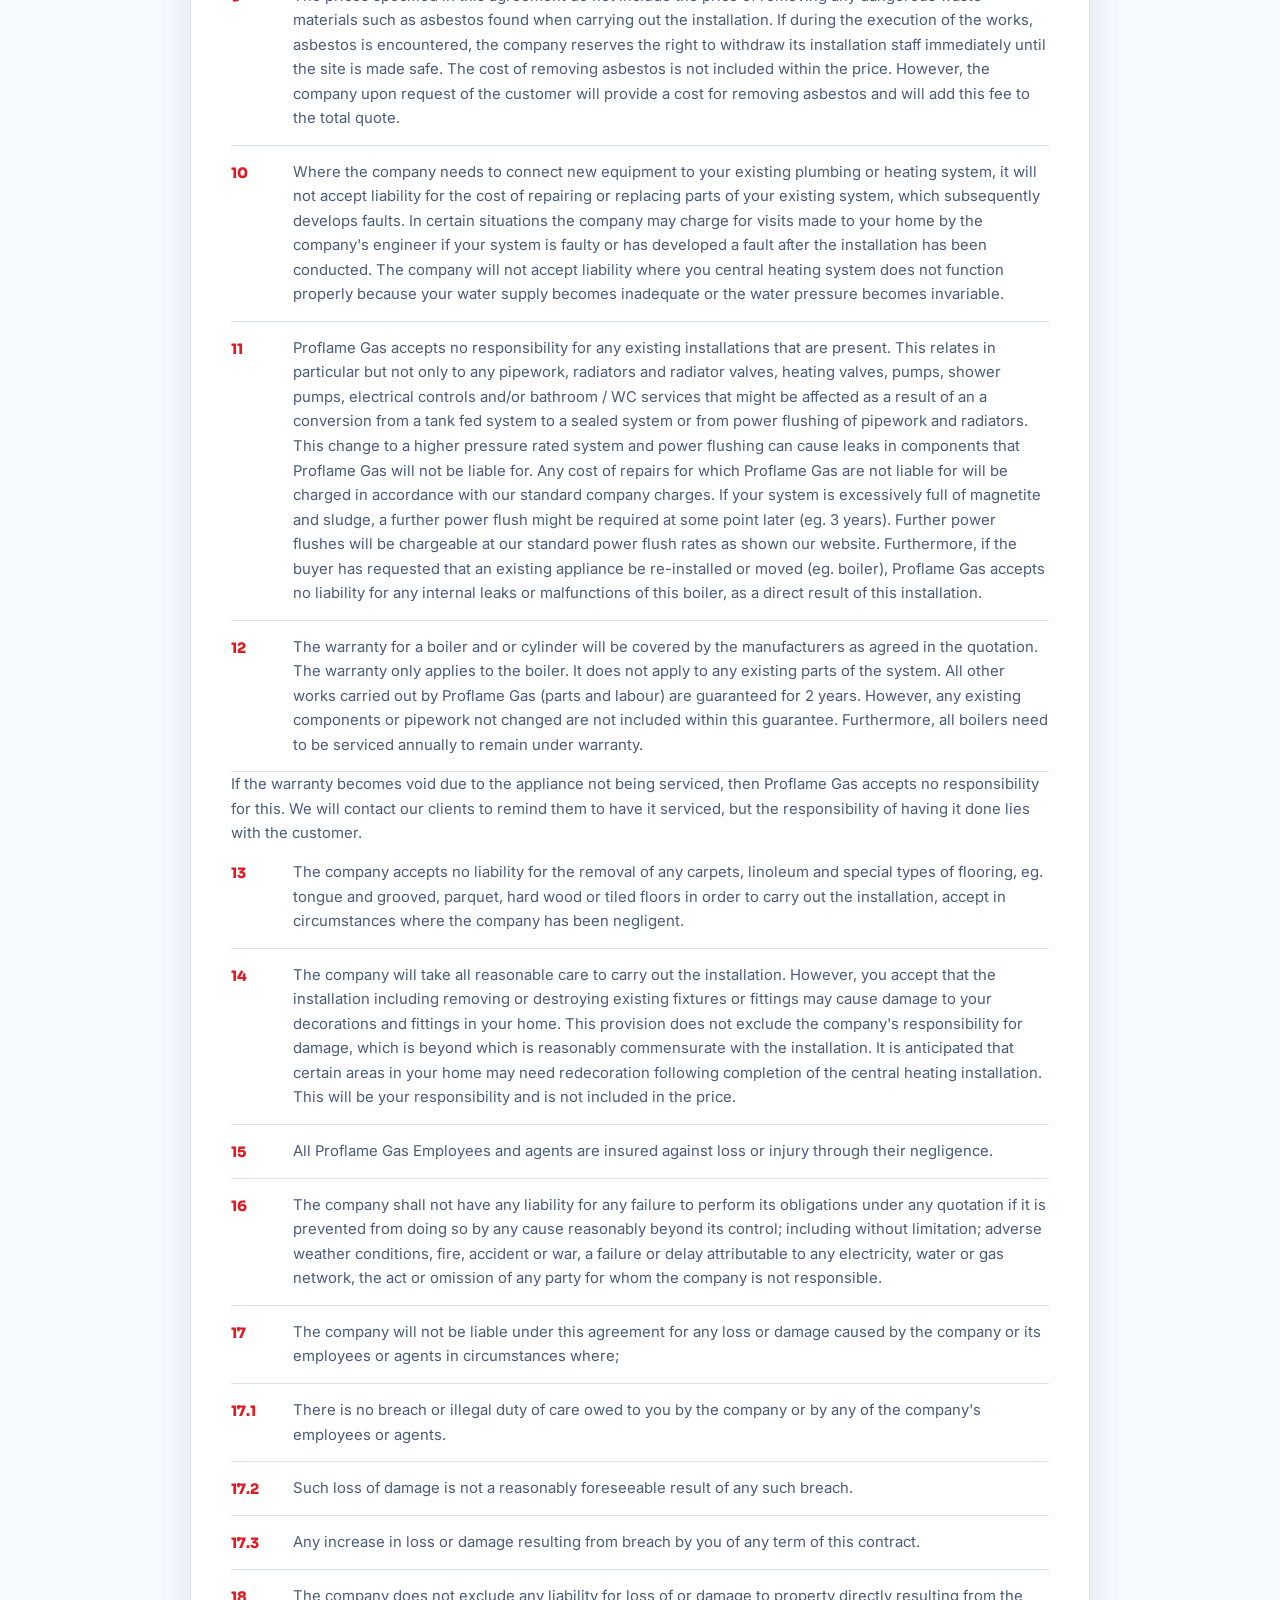
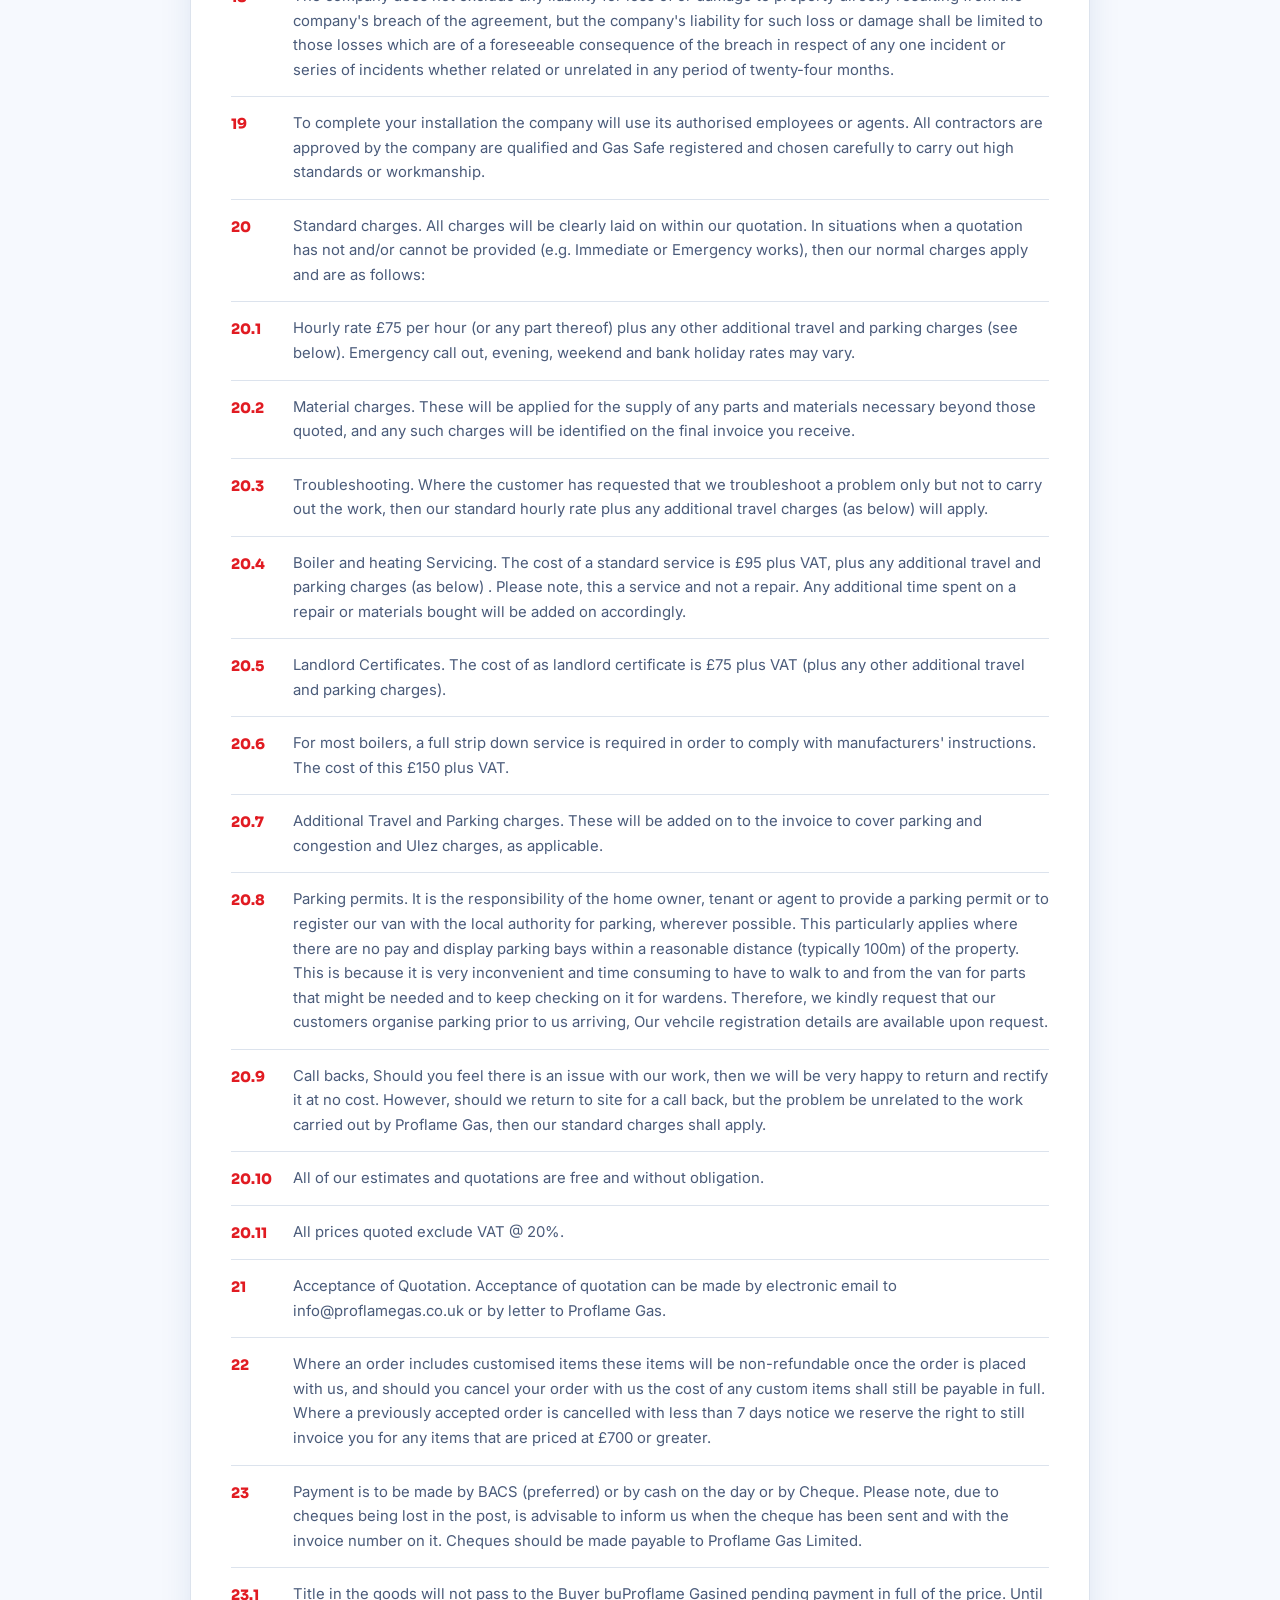
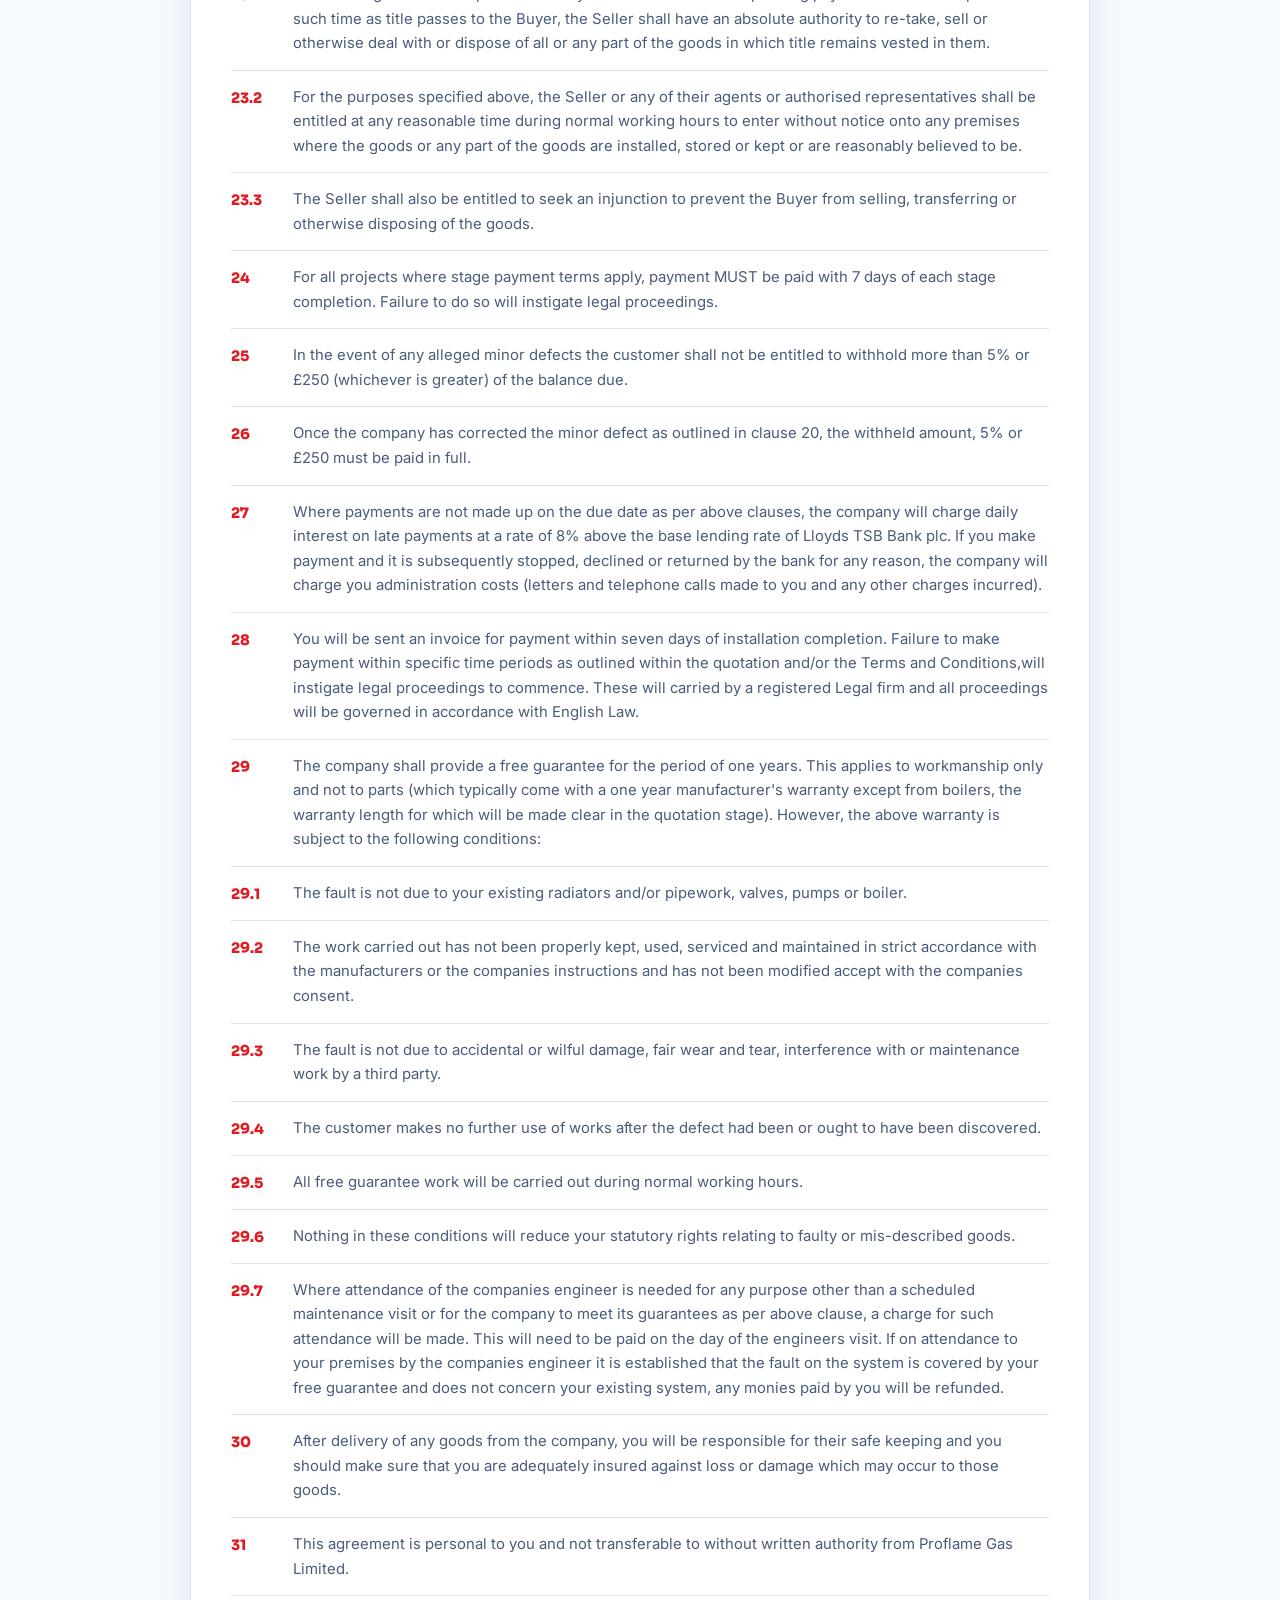
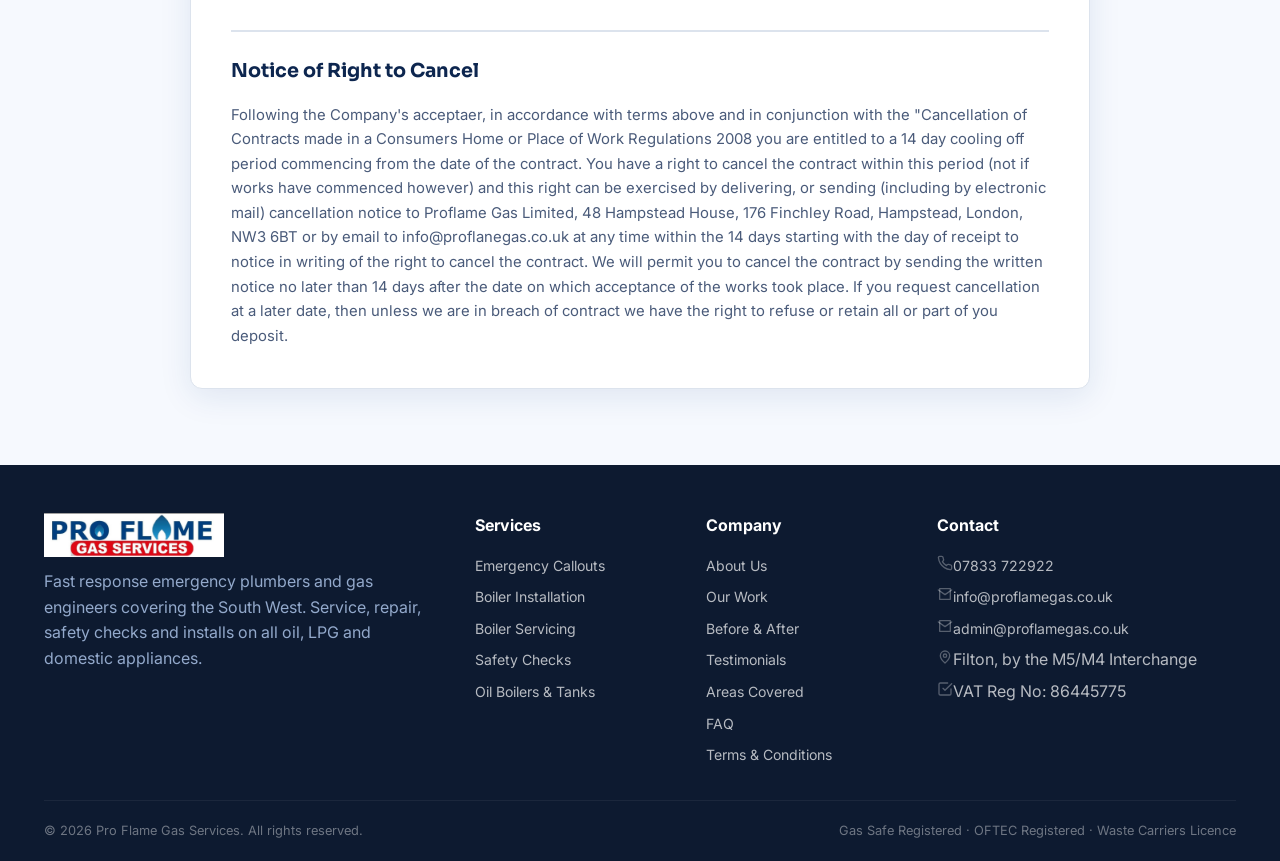
<file: terms.html>
<!DOCTYPE html>
<html lang="en-GB">
<head>
<meta charset="UTF-8">
<meta name="viewport" content="width=device-width, initial-scale=1.0">
<title>Terms &amp; Conditions | Pro Flame Gas Services</title>
<meta name="description" content="Terms and conditions for Pro Flame Gas Services - quotations, warranties, standard charges, payment terms and your right to cancel.">
<meta name="robots" content="index, follow">
<link rel="icon" href="assets/proflame-logo.jpg">
<link rel="preconnect" href="https://fonts.googleapis.com">
<link rel="preconnect" href="https://fonts.gstatic.com" crossorigin>
<link href="https://fonts.googleapis.com/css2?family=Sora:wght@600;700;800&family=Inter:wght@400;500;600;700;800&display=swap" rel="stylesheet">

<style>
/* ===== RESET & VARIABLES (from home page) ===== */
* {
    margin: 0;
    padding: 0;
    box-sizing: border-box;
}
:root {
    --navy: #14387f;
    --navy-deep: #0d264f;
    --red: #e11b22;
    --red-dark: #b8161c;
    --flame-light: #f5a623;
    --blue-soft: #eef3fc;
    --bg: #f6f9fe;
    --muted: #4a5b7a;
    --border: #dce3ed;
    --radius: 12px;
    --radius-sm: 8px;
    --shadow: 0 8px 32px rgba(20, 56, 127, 0.10);
    --shadow-hover: 0 12px 48px rgba(20, 56, 127, 0.18);
    --transition: 0.25s ease;
    --success: #1e9e6b;
}
html {
    scroll-behavior: smooth;
}
body {
    font-family: 'Inter', sans-serif;
    background: #fff;
    color: #1a2636;
    line-height: 1.6;
}
img {
    max-width: 100%;
    display: block;
}
a {
    text-decoration: none;
    color: inherit;
}
.wrap {
    max-width: 1240px;
    margin: 0 auto;
    padding: 0 24px;
}
.icon {
    width: 20px;
    height: 20px;
    flex-shrink: 0;
    fill: none;
    stroke: currentColor;
    stroke-width: 2;
    stroke-linecap: round;
    stroke-linejoin: round;
}
.btn {
    display: inline-flex;
    align-items: center;
    gap: 10px;
    padding: 14px 32px;
    border-radius: var(--radius);
    font-weight: 600;
    font-size: 1rem;
    border: none;
    cursor: pointer;
    transition: var(--transition);
    font-family: 'Inter', sans-serif;
    background: var(--navy);
    color: #fff;
}
.btn:hover {
    transform: translateY(-2px);
    box-shadow: var(--shadow-hover);
}
.btn-primary {
    background: var(--red);
    color: #fff;
}
.btn-primary:hover {
    background: var(--red-dark);
}
.btn-ghost {
    background: transparent;
    color: var(--navy);
    border: 2px solid var(--navy);
}
.btn-ghost:hover {
    background: var(--navy);
    color: #fff;
}
.btn-block {
    width: 100%;
    justify-content: center;
}
.btn-navy {
    background: var(--navy-deep);
    color: #fff;
}
.btn-navy:hover {
    background: var(--navy);
}
.btn-back {
    background: #fff;
    color: var(--navy);
    border: 1.5px solid var(--border);
}
.btn-back:hover {
    border-color: var(--navy);
    background: var(--blue-soft);
}
.eyebrow {
    display: inline-block;
    background: rgba(225, 27, 34, 0.10);
    color: var(--red);
    font-weight: 700;
    font-size: 0.78rem;
    letter-spacing: 0.04em;
    text-transform: uppercase;
    padding: 6px 16px;
    border-radius: 40px;
    margin-bottom: 12px;
}
.section-head {
    text-align: center;
    max-width: 720px;
    margin: 0 auto 48px;
}
.section-head h2 {
    font-family: 'Sora', sans-serif;
    font-size: 2.2rem;
    font-weight: 800;
    color: var(--navy-deep);
    line-height: 1.2;
    margin-bottom: 12px;
}
.section-head p {
    color: var(--muted);
    font-size: 1.05rem;
}

/* ===== TOP BAR ===== */
.topbar {
    background: var(--navy-deep);
    color: rgba(255, 255, 255, 0.85);
    font-size: 0.82rem;
    padding: 8px 0;
    border-bottom: 2px solid var(--red);
    position: relative;
    z-index: 60;
}
.topbar .wrap {
    display: flex;
    justify-content: space-between;
    align-items: center;
    flex-wrap: wrap;
    gap: 6px 16px;
}
.topbar .badges {
    display: flex;
    gap: 18px;
    flex-wrap: wrap;
}
.topbar .badges span {
    display: inline-flex;
    align-items: center;
    gap: 6px;
}
.topbar .badges .icon {
    width: 14px;
    height: 14px;
    stroke: var(--red);
    stroke-width: 3;
}
.topbar a {
    color: #fff;
    font-weight: 600;
    border-bottom: 1px dotted rgba(255, 255, 255, 0.3);
}
.topbar a:hover {
    border-bottom-color: #fff;
}

/* ===== HEADER / NAVBAR — STICKY (same as home) ===== */
header.site {
    position: sticky;
    top: 0;
    z-index: 1000;
    background: #fff;
    border-bottom: 1px solid var(--border);
    transition: box-shadow 0.3s, background 0.3s;
}
header.site.scrolled {
    box-shadow: 0 4px 24px rgba(20, 56, 127, 0.08);
    background: rgba(255, 255, 255, 0.97);
    backdrop-filter: blur(6px);
}
.header-inner {
    display: flex;
    align-items: center;
    justify-content: space-between;
    gap: 16px;
    padding: 10px 0;
    min-height: 78px;
}

/* — Logo (bigger) — */
.logo img {
    display: block;
    height: 56px;
    width: auto;
    transition: height 0.3s;
}
header.site.scrolled .logo img {
    height: 44px;
}

/* — Main nav (desktop) — */
nav.main {
    display: flex;
    align-items: center;
    gap: 4px;
}
nav.main>a,
nav.main .nav-item>a {
    padding: 8px 14px;
    font-weight: 600;
    font-size: 0.92rem;
    color: var(--navy-deep);
    border-radius: var(--radius-sm);
    transition: var(--transition);
    display: flex;
    align-items: center;
    gap: 4px;
    position: relative;
}
nav.main>a:hover,
nav.main .nav-item>a:hover {
    background: var(--blue-soft);
    color: var(--red);
}
.nav-caret {
    width: 16px;
    height: 16px;
    stroke: currentColor;
    stroke-width: 2.2;
}

/* — Dropdown — */
.nav-item {
    position: relative;
}
.nav-drop {
    position: absolute;
    top: calc(100% + 6px);
    left: 0;
    min-width: 220px;
    background: #fff;
    border-radius: var(--radius);
    box-shadow: var(--shadow);
    padding: 8px 0;
    opacity: 0;
    visibility: hidden;
    transform: translateY(6px);
    transition: var(--transition);
    border: 1px solid var(--border);
    pointer-events: none;
    z-index: 100;
}
.nav-item:hover .nav-drop {
    opacity: 1;
    visibility: visible;
    transform: translateY(0);
    pointer-events: auto;
}
.nav-drop a {
    display: flex;
    align-items: center;
    gap: 10px;
    padding: 10px 18px;
    font-size: 0.88rem;
    color: var(--navy-deep);
    transition: var(--transition);
    border-left: 3px solid transparent;
}
.nav-drop a:hover {
    background: var(--blue-soft);
    color: var(--red);
    border-left-color: var(--red);
}
.nav-drop .icon {
    width: 16px;
    height: 16px;
    opacity: 0.6;
}

/* — Header CTA — only phone number (no Book Now) — */
.header-cta {
    display: flex;
    align-items: center;
    gap: 12px;
    flex-shrink: 0;
}
.header-phone {
    display: flex;
    align-items: center;
    gap: 8px;
    color: var(--navy-deep);
    padding: 6px 12px;
    border-radius: var(--radius-sm);
    transition: var(--transition);
}
.header-phone:hover {
    background: var(--blue-soft);
}
.header-phone .txt small {
    display: block;
    font-size: 0.65rem;
    font-weight: 500;
    color: var(--muted);
    line-height: 1.2;
}
.header-phone .txt strong {
    font-size: 1.05rem;
    font-weight: 800;
    color: var(--red);
}
.header-phone .icon {
    stroke: var(--red);
    width: 22px;
    height: 22px;
}

/* — WhatsApp floating button — */
.whatsapp-float {
    position: fixed;
    bottom: 24px;
    right: 24px;
    z-index: 999;
    width: 60px;
    height: 60px;
    background: #25D366;
    border-radius: 50%;
    display: flex;
    align-items: center;
    justify-content: center;
    box-shadow: 0 8px 32px rgba(37, 211, 102, 0.4);
    transition: transform 0.3s ease, box-shadow 0.3s ease;
    animation: pulse-whatsapp 2.5s ease-in-out infinite;
}
.whatsapp-float:hover {
    transform: scale(1.08);
    box-shadow: 0 12px 48px rgba(37, 211, 102, 0.55);
}
.whatsapp-float .icon {
    width: 32px;
    height: 32px;
    stroke: none;
    fill: #fff;
}
@keyframes pulse-whatsapp {
    0% { box-shadow: 0 0 0 0 rgba(37, 211, 102, 0.4); }
    70% { box-shadow: 0 0 0 16px rgba(37, 211, 102, 0); }
    100% { box-shadow: 0 0 0 0 rgba(37, 211, 102, 0); }
}
@media (max-width: 600px) {
    .whatsapp-float {
        width: 52px;
        height: 52px;
        bottom: 16px;
        right: 16px;
    }
    .whatsapp-float .icon {
        width: 28px;
        height: 28px;
    }
}

/* — Hamburger (mobile) — */
.nav-toggle {
    display: none;
    flex-direction: column;
    gap: 5px;
    background: none;
    border: none;
    padding: 6px 4px;
    cursor: pointer;
    width: 34px;
    height: 34px;
    justify-content: center;
    align-items: center;
    border-radius: 6px;
    transition: background 0.2s;
}
.nav-toggle:hover {
    background: var(--blue-soft);
}
.nav-toggle span {
    display: block;
    width: 26px;
    height: 2.5px;
    background: var(--navy-deep);
    border-radius: 4px;
    transition: var(--transition);
    transform-origin: center;
}
.nav-toggle[aria-expanded="true"] span:nth-child(1) {
    transform: translateY(7px) rotate(45deg);
}
.nav-toggle[aria-expanded="true"] span:nth-child(2) {
    opacity: 0;
    transform: scaleX(0);
}
.nav-toggle[aria-expanded="true"] span:nth-child(3) {
    transform: translateY(-7px) rotate(-45deg);
}

/* ===== MOBILE NAV (collapsible groups) ===== */
.mobile-nav {
    display: none;
    background: #fff;
    border-top: 1px solid var(--border);
    padding: 8px 0 16px;
    flex-direction: column;
}
.mobile-nav.open {
    display: flex;
}
.mobile-nav .mn-group {
    border-bottom: 1px solid var(--border);
}
.mobile-nav .mn-parent {
    width: 100%;
    display: flex;
    align-items: center;
    justify-content: space-between;
    background: none;
    border: none;
    padding: 13px 16px;
    font-weight: 700;
    color: var(--navy-deep);
    font-size: 0.98rem;
    cursor: pointer;
    font-family: 'Inter', sans-serif;
    text-align: left;
    border-radius: var(--radius-sm);
    transition: var(--transition);
}
.mobile-nav .mn-parent:hover {
    background: var(--blue-soft);
}
.mn-caret {
    width: 18px;
    height: 18px;
    stroke: var(--navy);
    stroke-width: 2.4;
    fill: none;
    stroke-linecap: round;
    stroke-linejoin: round;
    transition: transform 0.25s;
}
.mn-group.open .mn-caret {
    transform: rotate(180deg);
}
.mn-submenu {
    display: none;
    background: var(--blue-soft);
    padding: 6px 8px 10px;
    border-radius: var(--radius-sm);
    margin: 0 8px 8px;
}
.mn-group.open .mn-submenu {
    display: block;
}
.mn-submenu a {
    display: block;
    padding: 10px 16px;
    margin-left: 20px;
    border-radius: var(--radius-sm);
    font-size: 0.9rem;
    color: var(--muted);
    font-weight: 500;
    border-left: 2px solid transparent;
}
.mn-submenu a:hover {
    background: #fff;
    color: var(--red);
    border-left-color: var(--red);
}
.mobile-nav a {
    padding: 12px 16px;
    font-weight: 600;
    color: var(--navy-deep);
    border-radius: var(--radius-sm);
    transition: var(--transition);
    font-size: 0.95rem;
    border-left: 3px solid transparent;
}
.mobile-nav a:hover {
    background: var(--blue-soft);
    color: var(--red);
    border-left-color: var(--red);
}
.mn-call {
    background: var(--red);
    color: #fff !important;
    text-align: center;
    font-weight: 800;
    margin-top: 8px;
    border-radius: var(--radius) !important;
    padding: 14px !important;
    border-left: none !important;
}
.mn-call:hover {
    background: var(--red-dark) !important;
    color: #fff !important;
}

/* ===== RESPONSIVE ===== */
@media (max-width: 1220px) {
    nav.main { display: none; }
    .nav-toggle { display: flex; }
    .header-phone .txt { display: none; }
    .logo img { height: 40px; }
    header.site.scrolled .logo img { height: 36px; }
}
@media (max-width: 640px) {
    .topbar .badges span:nth-child(2),
    .topbar .badges span:nth-child(3) { display: none; }
    .topbar .wrap { justify-content: center; font-size: 0.75rem; }
    .logo img { height: 34px; }
    header.site.scrolled .logo img { height: 30px; }
    .section-head h2 { font-size: 1.6rem; }
    .header-inner { min-height: 62px; padding: 6px 0; }
}
@media (max-width: 400px) {
    .topbar .badges span:first-child { font-size: 0.7rem; }
    .logo img { height: 28px; }
}

/* ============================================================
   TERMS PAGE SPECIFIC STYLES
   ============================================================ */

.page-head {
    background: linear-gradient(160deg, var(--navy) 0%, var(--navy-deep) 75%);
    color: #fff;
    padding: 52px 0 46px;
}
.page-head h1 {
    color: #fff;
    margin-bottom: 10px;
    font-family: 'Sora', sans-serif;
    font-size: clamp(2rem, 3.5vw, 2.8rem);
    font-weight: 800;
}
.page-head p {
    color: #c3d3e5;
    margin: 0;
    max-width: 620px;
    font-size: 1.05rem;
}
.page-back {
    display: inline-flex;
    align-items: center;
    gap: 7px;
    color: #c3d3e5;
    font-size: 0.86rem;
    font-weight: 600;
    margin-bottom: 14px;
}
.page-back:hover {
    color: #fff;
}

.tc-body {
    background: var(--bg);
    padding: 52px 0 76px;
}
.tc-card {
    max-width: 900px;
    margin: 0 auto;
    background: #fff;
    border: 1px solid var(--border);
    border-radius: var(--radius);
    box-shadow: var(--shadow);
    padding: 40px;
}
.tc-clause {
    display: flex;
    gap: 16px;
    align-items: flex-start;
    padding: 14px 0;
    border-bottom: 1px solid var(--border);
}
.tc-clause:last-child {
    border-bottom: none;
}
.tc-num {
    flex: 0 0 46px;
    font-family: 'Sora', sans-serif;
    font-weight: 800;
    color: var(--red);
    font-size: 0.9rem;
    padding-top: 2px;
}
.tc-clause p {
    margin: 0;
    font-size: 0.93rem;
    line-height: 1.65;
    color: var(--muted);
}
.tc-h2 {
    margin: 34px 0 16px;
    font-size: 1.2rem;
    padding-top: 24px;
    border-top: 2px solid var(--border);
    font-family: 'Sora', sans-serif;
    color: var(--navy-deep);
}
.tc-p {
    font-size: 0.93rem;
    line-height: 1.65;
    color: var(--muted);
}
.tc-intro {
    background: var(--blue-soft);
    border-radius: 12px;
    padding: 18px 20px;
    margin-bottom: 26px;
    font-size: 0.9rem;
    color: var(--navy-deep);
}
.tc-intro a {
    color: var(--red);
    font-weight: 700;
}
.tc-intro a:hover {
    text-decoration: underline;
}

@media (max-width: 600px) {
    .tc-card {
        padding: 24px 20px;
    }
    .tc-num {
        flex-basis: 36px;
    }
}

/* ===== FOOTER (same as home) ===== */
footer.site {
    background: #0d1a30;
    color: rgba(255, 255, 255, 0.7);
    padding: 48px 0 20px;
}
.footer-grid {
    display: grid;
    grid-template-columns: 2fr 1fr 1fr 1.5fr;
    gap: 32px;
    padding-bottom: 32px;
    border-bottom: 1px solid rgba(255, 255, 255, 0.06);
}
.footer-grid .flogo {
    height: 44px;
    width: auto;
    margin-bottom: 12px;
}
.footer-grid h4 {
    color: #fff;
    font-weight: 700;
    font-size: 1rem;
    margin-bottom: 14px;
}
.footer-grid ul {
    list-style: none;
    display: flex;
    flex-direction: column;
    gap: 6px;
}
.footer-grid ul li a {
    font-size: 0.88rem;
    transition: var(--transition);
    display: inline-flex;
    align-items: center;
    gap: 6px;
}
.footer-grid ul li a:hover {
    color: #fff;
}
.footer-grid ul li .icon {
    width: 16px;
    height: 16px;
    stroke: rgba(255, 255, 255, 0.3);
    flex-shrink: 0;
}
.footer-bottom {
    padding-top: 20px;
    display: flex;
    justify-content: space-between;
    flex-wrap: wrap;
    gap: 8px 16px;
    font-size: 0.8rem;
    color: rgba(255, 255, 255, 0.4);
}
@media (max-width: 820px) {
    .footer-grid { grid-template-columns: 1fr 1fr; }
}
@media (max-width: 480px) {
    .footer-grid { grid-template-columns: 1fr; }
}
</style>
</head>
<body>

<!-- TOP BAR -->
<div class="topbar">
  <div class="wrap">
    <div class="badges">
      <span><svg class="icon" viewBox="0 0 24 24"><path d="M20 6 9 17l-5-5"/></svg> Gas Safe Registered</span>
      <span><svg class="icon" viewBox="0 0 24 24"><path d="M20 6 9 17l-5-5"/></svg> 98% First Time Fix</span>
      <span><svg class="icon" viewBox="0 0 24 24"><path d="M20 6 9 17l-5-5"/></svg> 1 Year Warranty</span>
    </div>
    <div>Covering BA · BS · GL · SN · <a href="tel:+447833722922">07833 722922</a></div>
  </div>
</div>

<!-- HEADER (sticky) -->
<header class="site" id="siteHeader">
  <div class="wrap">
    <div class="header-inner">
      <!-- LOGO — bigger -->
      <a class="logo" href="index.html">
        <img src="assets/proflame-logo-new.png" alt="Pro Flame Gas Services South West" style="height:56px;width:auto;">
      </a>

      <!-- DESKTOP NAV -->
      <nav class="main">
        <div class="nav-item">
          <a href="index.html#services">Services <svg class="nav-caret" viewBox="0 0 24 24"><path d="M6 9l6 6 6-6"/></svg></a>
          <div class="nav-drop">
            <a href="index.html#services"><svg class="icon" viewBox="0 0 24 24"><path d="M5 12h14M13 6l6 6-6 6"/></svg>All Services</a>
            <a href="oil-boilers-tanks.html"><svg class="icon" viewBox="0 0 24 24"><path d="M5 12h14M13 6l6 6-6 6"/></svg>Oil Boilers &amp; Tanks</a>
            <a href="index.html#services"><svg class="icon" viewBox="0 0 24 24"><path d="M5 12h14M13 6l6 6-6 6"/></svg>LPG Appliances</a>
            <a href="index.html#services"><svg class="icon" viewBox="0 0 24 24"><path d="M5 12h14M13 6l6 6-6 6"/></svg>Safety Checks</a>
            <a href="index.html#services"><svg class="icon" viewBox="0 0 24 24"><path d="M5 12h14M13 6l6 6-6 6"/></svg>Boiler Swaps</a>
          </div>
        </div>
        <a href="index.html#pricing">Rates</a>
        <a href="booking.php?t=S">Book</a>
        <a href="index.html#our-work">Our Work</a>
        <a href="index.html#about">About</a>
        <a href="index.html#reviews">Reviews</a>
        <a href="index.html#coverage">Areas</a>
        <a href="index.html#faq">FAQ</a>
      </nav>

      <!-- HEADER CTA — only phone number (no Book Now) -->
      <div class="header-cta">
        <a href="tel:+447833722922" class="header-phone">
          <svg class="icon" viewBox="0 0 24 24"><path d="M22 16.92v3a2 2 0 0 1-2.18 2 19.79 19.79 0 0 1-8.63-3.07 19.5 19.5 0 0 1-6-6 19.79 19.79 0 0 1-3.07-8.67A2 2 0 0 1 4.11 2h3a2 2 0 0 1 2 1.72c.127.96.361 1.903.7 2.81a2 2 0 0 1-.45 2.11L8.09 9.91a16 16 0 0 0 6 6l1.27-1.27a2 2 0 0 1 2.11-.45c.907.339 1.85.573 2.81.7A2 2 0 0 1 22 16.92z"/></svg>
          <div class="txt"><small>Call · Text · WhatsApp</small><strong>07833 722922</strong></div>
        </a>

        <!-- HAMBURGER -->
        <button class="nav-toggle" type="button" aria-label="Open menu" aria-expanded="false" aria-controls="mobile-nav">
          <span></span><span></span><span></span>
        </button>
      </div>
    </div>

    <!-- MOBILE NAV (collapsible groups) -->
    <nav class="mobile-nav" id="mobile-nav">
      <div class="mn-group">
        <button class="mn-parent" type="button" aria-expanded="false">Services <svg class="mn-caret" viewBox="0 0 24 24"><path d="M6 9l6 6 6-6"/></svg></button>
        <div class="mn-submenu">
          <a href="oil-boilers-tanks.html">Oil Boilers &amp; Tanks</a>
          <a href="index.html#services">LPG Appliances</a>
          <a href="index.html#services">Safety Checks</a>
          <a href="index.html#services">Boiler Swaps</a>
        </div>
      </div>
      <a href="index.html#pricing">Callout Rates</a>
      <a href="booking.php?t=S">Book Online</a>
      <a href="index.html#our-work">Our Work</a>
      <div class="mn-group">
        <button class="mn-parent" type="button" aria-expanded="false">About Us <svg class="mn-caret" viewBox="0 0 24 24"><path d="M6 9l6 6 6-6"/></svg></button>
        <div class="mn-submenu">
          <a href="index.html#about">About Us</a>
          <a href="index.html#reviews">Reviews</a>
          <a href="index.html#coverage">Areas Covered</a>
          <a href="index.html#faq">FAQ</a>
          <a href="terms.html">Terms &amp; Conditions</a>
        </div>
      </div>
      <a class="mn-call" href="tel:+447833722922">Call 07833 722922</a>
    </nav>
  </div>
</header>

<!-- PAGE HEADER -->
<section class="page-head">
  <div class="wrap">
    <h1>Terms &amp; Conditions</h1>
    <p>General terms and conditions for Pro Flame Gas Services. Please read these carefully, as they set out the agreement between us.</p>
  </div>
</section>

<!-- TERMS CONTENT -->
<section class="tc-body">
  <div class="wrap">
    <div class="tc-card">
      <p class="tc-intro">
        In all clauses, "the company" refers to Pro Flame Gas Services. If you are uncertain about your rights
        under these terms, or would like anything explained, please call us on
        <a href="tel:+447833722922">07833 722922</a> or email
        <a href="mailto:info@proflamegas.co.uk">info@proflamegas.co.uk</a>.
      </p>
        <div class="tc-clause"><span class="tc-num">1</span><p>Please read the following clauses carefully as they tell you everything you need to know about the agreement you will enter into in respect of Proflame Gas. In all clauses, the company refers to Proflame Gas. If you are uncertain as to your rights under them or you want any explanation about them, please write or telephone us at the address or telephone number given.</p></div>
        <div class="tc-clause"><span class="tc-num">2</span><p>The company has quoted the cost of installing central heating and/or plumbing equipment that meets the requirements of your home. Once you have accepted this quotation in accordance with below, the company undertakes to carry out all the works necessary to complete the work described in your specification and this quotation subject to the conditions contained in this agreement.</p></div>
        <div class="tc-clause"><span class="tc-num">3</span><p>If you require a particular date for the works to be carried out, the company will do all that it reasonably can to meet the dates given for the installation. The company also understands that there might be instances when a date for installation cannot be met by you, and as a result no party shall be liable for costs or able to cancel this agreement. In case of unforeseen circumstances, beyond reasonable control of the company or you, the company will contact you and agree an alternative date.</p></div>
        <div class="tc-clause"><span class="tc-num">4</span><p>The company will carry out the whole of the work specified in this quotation at the price quoted during normal hours, which are between 8am and 5.30pm Monday to Friday. Any variations or additions requested by you will be subject to an additional charge and if the company is delayed or prevented from installing by the agreed date due to delay or default on your part, the company may on written notice to you add to the charges at a reasonable sum in respect of any additional costs incurred.</p></div>
        <div class="tc-clause"><span class="tc-num">5</span><p>You shall at your own expense obtain all necessary consents for the installation of the works, including (without installation) building regulations and planning consents, consents from neighbours and mortgages.</p></div>
        <div class="tc-clause"><span class="tc-num">6</span><p>If you are a tenant, you may need your landlord's permission for an installation to be carried out. The company will assume such permission has been granted and shall have no liability for any loss or damage arising from failure to obtain such permission.</p></div>
        <div class="tc-clause"><span class="tc-num">7</span><p>You will provide reasonable access to enable installations to be completed. You will also be required to provide the necessary service utilities for installation at no charge.</p></div>
        <div class="tc-clause"><span class="tc-num">8</span><p>Your order as accepted subject to the condition that there must be an adequate gas supply to the dwelling prior to the commencement of the work. Without prejudice to the company's rights where such supply is not laid to enable work to commence, the company may cancel the contract and shall not have any liability for any costs, loss or damage arising from such cancellation. In certain circumstances the size of the existing gas rate cannot always be determined. If a new gas line is required, this will be charged at our standard hourly rates as set out and will be in addition to the quoted price.</p></div>
        <div class="tc-clause"><span class="tc-num">9</span><p>The prices specified in this agreement do not include the price of removing any dangerous waste materials such as asbestos found when carrying out the installation. If during the execution of the works, asbestos is encountered, the company reserves the right to withdraw its installation staff immediately until the site is made safe. The cost of removing asbestos is not included within the price. However, the company upon request of the customer will provide a cost for removing asbestos and will add this fee to the total quote.</p></div>
        <div class="tc-clause"><span class="tc-num">10</span><p>Where the company needs to connect new equipment to your existing plumbing or heating system, it will not accept liability for the cost of repairing or replacing parts of your existing system, which subsequently develops faults. In certain situations the company may charge for visits made to your home by the company's engineer if your system is faulty or has developed a fault after the installation has been conducted. The company will not accept liability where you central heating system does not function properly because your water supply becomes inadequate or the water pressure becomes invariable.</p></div>
        <div class="tc-clause"><span class="tc-num">11</span><p>Proflame Gas accepts no responsibility for any existing installations that are present. This relates in particular but not only to any pipework, radiators and radiator valves, heating valves, pumps, shower pumps, electrical controls and/or bathroom / WC services that might be affected as a result of an a conversion from a tank fed system to a sealed system or from power flushing of pipework and radiators. This change to a higher pressure rated system and power flushing can cause leaks in components that Proflame Gas will not be liable for. Any cost of repairs for which Proflame Gas are not liable for will be charged in accordance with our standard company charges. If your system is excessively full of magnetite and sludge, a further power flush might be required at some point later (eg. 3 years). Further power flushes will be chargeable at our standard power flush rates as shown our website. Furthermore, if the buyer has requested that an existing appliance be re-installed or moved (eg. boiler), Proflame Gas accepts no liability for any internal leaks or malfunctions of this boiler, as a direct result of this installation.</p></div>
        <div class="tc-clause"><span class="tc-num">12</span><p>The warranty for a boiler and or cylinder will be covered by the manufacturers as agreed in the quotation. The warranty only applies to the boiler. It does not apply to any existing parts of the system. All other works carried out by Proflame Gas (parts and labour) are guaranteed for 2 years. However, any existing components or pipework not changed are not included within this guarantee. Furthermore, all boilers need to be serviced annually to remain under warranty.</p></div>
        <p class="tc-p">If the warranty becomes void due to the appliance not being serviced, then Proflame Gas accepts no responsibility for this. We will contact our clients to remind them to have it serviced, but the responsibility of having it done lies with the customer.</p>
        <div class="tc-clause"><span class="tc-num">13</span><p>The company accepts no liability for the removal of any carpets, linoleum and special types of flooring, eg. tongue and grooved, parquet, hard wood or tiled floors in order to carry out the installation, accept in circumstances where the company has been negligent.</p></div>
        <div class="tc-clause"><span class="tc-num">14</span><p>The company will take all reasonable care to carry out the installation. However, you accept that the installation including removing or destroying existing fixtures or fittings may cause damage to your decorations and fittings in your home. This provision does not exclude the company's responsibility for damage, which is beyond which is reasonably commensurate with the installation. It is anticipated that certain areas in your home may need redecoration following completion of the central heating installation. This will be your responsibility and is not included in the price.</p></div>
        <div class="tc-clause"><span class="tc-num">15</span><p>All Proflame Gas Employees and agents are insured against loss or injury through their negligence.</p></div>
        <div class="tc-clause"><span class="tc-num">16</span><p>The company shall not have any liability for any failure to perform its obligations under any quotation if it is prevented from doing so by any cause reasonably beyond its control; including without limitation; adverse weather conditions, fire, accident or war, a failure or delay attributable to any electricity, water or gas network, the act or omission of any party for whom the company is not responsible.</p></div>
        <div class="tc-clause"><span class="tc-num">17</span><p>The company will not be liable under this agreement for any loss or damage caused by the company or its employees or agents in circumstances where;</p></div>
        <div class="tc-clause"><span class="tc-num">17.1</span><p>There is no breach or illegal duty of care owed to you by the company or by any of the company's employees or agents.</p></div>
        <div class="tc-clause"><span class="tc-num">17.2</span><p>Such loss of damage is not a reasonably foreseeable result of any such breach.</p></div>
        <div class="tc-clause"><span class="tc-num">17.3</span><p>Any increase in loss or damage resulting from breach by you of any term of this contract.</p></div>
        <div class="tc-clause"><span class="tc-num">18</span><p>The company does not exclude any liability for loss of or damage to property directly resulting from the company's breach of the agreement, but the company's liability for such loss or damage shall be limited to those losses which are of a foreseeable consequence of the breach in respect of any one incident or series of incidents whether related or unrelated in any period of twenty-four months.</p></div>
        <div class="tc-clause"><span class="tc-num">19</span><p>To complete your installation the company will use its authorised employees or agents. All contractors are approved by the company are qualified and Gas Safe registered and chosen carefully to carry out high standards or workmanship.</p></div>
        <div class="tc-clause"><span class="tc-num">20</span><p>Standard charges. All charges will be clearly laid on within our quotation. In situations when a quotation has not and/or cannot be provided (e.g. Immediate or Emergency works), then our normal charges apply and are as follows:</p></div>
        <div class="tc-clause"><span class="tc-num">20.1</span><p>Hourly rate £75 per hour (or any part thereof) plus any other additional travel and parking charges (see below). Emergency call out, evening, weekend and bank holiday rates may vary.</p></div>
        <div class="tc-clause"><span class="tc-num">20.2</span><p>Material charges. These will be applied for the supply of any parts and materials necessary beyond those quoted, and any such charges will be identified on the final invoice you receive.</p></div>
        <div class="tc-clause"><span class="tc-num">20.3</span><p>Troubleshooting. Where the customer has requested that we troubleshoot a problem only but not to carry out the work, then our standard hourly rate plus any additional travel charges (as below) will apply.</p></div>
        <div class="tc-clause"><span class="tc-num">20.4</span><p>Boiler and heating Servicing. The cost of a standard service is £95 plus VAT, plus any additional travel and parking charges (as below) . Please note, this a service and not a repair. Any additional time spent on a repair or materials bought will be added on accordingly.</p></div>
        <div class="tc-clause"><span class="tc-num">20.5</span><p>Landlord Certificates. The cost of as landlord certificate is £75 plus VAT (plus any other additional travel and parking charges).</p></div>
        <div class="tc-clause"><span class="tc-num">20.6</span><p>For most boilers, a full strip down service is required in order to comply with manufacturers' instructions. The cost of this £150 plus VAT.</p></div>
        <div class="tc-clause"><span class="tc-num">20.7</span><p>Additional Travel and Parking charges. These will be added on to the invoice to cover parking and congestion and Ulez charges, as applicable.</p></div>
        <div class="tc-clause"><span class="tc-num">20.8</span><p>Parking permits. It is the responsibility of the home owner, tenant or agent to provide a parking permit or to register our van with the local authority for parking, wherever possible. This particularly applies where there are no pay and display parking bays within a reasonable distance (typically 100m) of the property. This is because it is very inconvenient and time consuming to have to walk to and from the van for parts that might be needed and to keep checking on it for wardens. Therefore, we kindly request that our customers organise parking prior to us arriving, Our vehcile registration details are available upon request.</p></div>
        <div class="tc-clause"><span class="tc-num">20.9</span><p>Call backs, Should you feel there is an issue with our work, then we will be very happy to return and rectify it at no cost. However, should we return to site for a call back, but the problem be unrelated to the work carried out by Proflame Gas, then our standard charges shall apply.</p></div>
        <div class="tc-clause"><span class="tc-num">20.10</span><p>All of our estimates and quotations are free and without obligation.</p></div>
        <div class="tc-clause"><span class="tc-num">20.11</span><p>All prices quoted exclude VAT @ 20%.</p></div>
        <div class="tc-clause"><span class="tc-num">21</span><p>Acceptance of Quotation. Acceptance of quotation can be made by electronic email to info@proflamegas.co.uk or by letter to Proflame Gas.</p></div>
        <div class="tc-clause"><span class="tc-num">22</span><p>Where an order includes customised items these items will be non-refundable once the order is placed with us, and should you cancel your order with us the cost of any custom items shall still be payable in full. Where a previously accepted order is cancelled with less than 7 days notice we reserve the right to still invoice you for any items that are priced at £700 or greater.</p></div>
        <div class="tc-clause"><span class="tc-num">23</span><p>Payment is to be made by BACS (preferred) or by cash on the day or by Cheque. Please note, due to cheques being lost in the post, is advisable to inform us when the cheque has been sent and with the invoice number on it. Cheques should be made payable to Proflame Gas Limited.</p></div>
        <div class="tc-clause"><span class="tc-num">23.1</span><p>Title in the goods will not pass to the Buyer buProflame Gasined pending payment in full of the price. Until such time as title passes to the Buyer, the Seller shall have an absolute authority to re-take, sell or otherwise deal with or dispose of all or any part of the goods in which title remains vested in them.</p></div>
        <div class="tc-clause"><span class="tc-num">23.2</span><p>For the purposes specified above, the Seller or any of their agents or authorised representatives shall be entitled at any reasonable time during normal working hours to enter without notice onto any premises where the goods or any part of the goods are installed, stored or kept or are reasonably believed to be.</p></div>
        <div class="tc-clause"><span class="tc-num">23.3</span><p>The Seller shall also be entitled to seek an injunction to prevent the Buyer from selling, transferring or otherwise disposing of the goods.</p></div>
        <div class="tc-clause"><span class="tc-num">24</span><p>For all projects where stage payment terms apply, payment MUST be paid with 7 days of each stage completion. Failure to do so will instigate legal proceedings.</p></div>
        <div class="tc-clause"><span class="tc-num">25</span><p>In the event of any alleged minor defects the customer shall not be entitled to withhold more than 5% or £250 (whichever is greater) of the balance due.</p></div>
        <div class="tc-clause"><span class="tc-num">26</span><p>Once the company has corrected the minor defect as outlined in clause 20, the withheld amount, 5% or £250 must be paid in full.</p></div>
        <div class="tc-clause"><span class="tc-num">27</span><p>Where payments are not made up on the due date as per above clauses, the company will charge daily interest on late payments at a rate of 8% above the base lending rate of Lloyds TSB Bank plc. If you make payment and it is subsequently stopped, declined or returned by the bank for any reason, the company will charge you administration costs (letters and telephone calls made to you and any other charges incurred).</p></div>
        <div class="tc-clause"><span class="tc-num">28</span><p>You will be sent an invoice for payment within seven days of installation completion. Failure to make payment within specific time periods as outlined within the quotation and/or the Terms and Conditions,will instigate legal proceedings to commence. These will carried by a registered Legal firm and all proceedings will be governed in accordance with English Law.</p></div>
        <div class="tc-clause"><span class="tc-num">29</span><p>The company shall provide a free guarantee for the period of one years. This applies to workmanship only and not to parts (which typically come with a one year manufacturer's warranty except from boilers, the warranty length for which will be made clear in the quotation stage). However, the above warranty is subject to the following conditions:</p></div>
        <div class="tc-clause"><span class="tc-num">29.1</span><p>The fault is not due to your existing radiators and/or pipework, valves, pumps or boiler.</p></div>
        <div class="tc-clause"><span class="tc-num">29.2</span><p>The work carried out has not been properly kept, used, serviced and maintained in strict accordance with the manufacturers or the companies instructions and has not been modified accept with the companies consent.</p></div>
        <div class="tc-clause"><span class="tc-num">29.3</span><p>The fault is not due to accidental or wilful damage, fair wear and tear, interference with or maintenance work by a third party.</p></div>
        <div class="tc-clause"><span class="tc-num">29.4</span><p>The customer makes no further use of works after the defect had been or ought to have been discovered.</p></div>
        <div class="tc-clause"><span class="tc-num">29.5</span><p>All free guarantee work will be carried out during normal working hours.</p></div>
        <div class="tc-clause"><span class="tc-num">29.6</span><p>Nothing in these conditions will reduce your statutory rights relating to faulty or mis-described goods.</p></div>
        <div class="tc-clause"><span class="tc-num">29.7</span><p>Where attendance of the companies engineer is needed for any purpose other than a scheduled maintenance visit or for the company to meet its guarantees as per above clause, a charge for such attendance will be made. This will need to be paid on the day of the engineers visit. If on attendance to your premises by the companies engineer it is established that the fault on the system is covered by your free guarantee and does not concern your existing system, any monies paid by you will be refunded.</p></div>
        <div class="tc-clause"><span class="tc-num">30</span><p>After delivery of any goods from the company, you will be responsible for their safe keeping and you should make sure that you are adequately insured against loss or damage which may occur to those goods.</p></div>
        <div class="tc-clause"><span class="tc-num">31</span><p>This agreement is personal to you and not transferable to without written authority from Proflame Gas Limited.</p></div>
        <h2 class="tc-h2">Notice of Right to Cancel</h2>
        <p class="tc-p">Following the Company's acceptaer, in accordance with terms above and in conjunction with the "Cancellation of Contracts made in a Consumers Home or Place of Work Regulations 2008 you are entitled to a 14 day cooling off period commencing from the date of the contract. You have a right to cancel the contract within this period (not if works have commenced however) and this right can be exercised by delivering, or sending (including by electronic mail) cancellation notice to Proflame Gas Limited, 48 Hampstead House, 176 Finchley Road, Hampstead, London, NW3 6BT or by email to info@proflanegas.co.uk at any time within the 14 days starting with the day of receipt to notice in writing of the right to cancel the contract. We will permit you to cancel the contract by sending the written notice no later than 14 days after the date on which acceptance of the works took place. If you request cancellation at a later date, then unless we are in breach of contract we have the right to refuse or retain all or part of you deposit.</p>
    </div>
  </div>
</section>

<!-- FOOTER -->
<footer class="site">
  <div class="wrap">
    <div class="footer-grid">
      <div>
        <img class="flogo" src="assets/proflame-logo-new.png" alt="Pro Flame Gas Services South West">
        <p style="color:#93a9cb;">Fast response emergency plumbers and gas engineers covering the South West. Service, repair, safety checks and installs on all oil, LPG and domestic appliances.</p>
      </div>
      <div>
        <h4>Services</h4>
        <ul>
          <li><a href="emergency-callouts.html">Emergency Callouts</a></li>
          <li><a href="boiler-installs.html">Boiler Installation</a></li>
          <li><a href="boiler-servicing.html">Boiler Servicing</a></li>
          <li><a href="safety-checks.html">Safety Checks</a></li>
          <li><a href="oil-boilers-tanks.html">Oil Boilers &amp; Tanks</a></li>
        </ul>
      </div>
      <div>
        <h4>Company</h4>
        <ul>
          <li><a href="index.html#about">About Us</a></li>
          <li><a href="index.html#our-work">Our Work</a></li>
          <li><a href="index.html#before-after">Before &amp; After</a></li>
          <li><a href="index.html#reviews">Testimonials</a></li>
          <li><a href="index.html#coverage">Areas Covered</a></li>
          <li><a href="index.html#faq">FAQ</a></li>
          <li><a href="terms.html">Terms &amp; Conditions</a></li>
        </ul>
      </div>
      <div>
        <h4>Contact</h4>
        <ul>
          <li><svg class="icon" viewBox="0 0 24 24"><path d="M22 16.92v3a2 2 0 0 1-2.18 2 19.79 19.79 0 0 1-8.63-3.07 19.5 19.5 0 0 1-6-6 19.79 19.79 0 0 1-3.07-8.67A2 2 0 0 1 4.11 2h3a2 2 0 0 1 2 1.72c.127.96.361 1.903.7 2.81a2 2 0 0 1-.45 2.11L8.09 9.91a16 16 0 0 0 6 6l1.27-1.27a2 2 0 0 1 2.11-.45c.907.339 1.85.573 2.81.7A2 2 0 0 1 22 16.92z"/></svg><a href="tel:+447833722922">07833 722922</a></li>
          <li><svg class="icon" viewBox="0 0 24 24"><path d="M4 4h16v16H4z"/><path d="m22 6-10 7L2 6"/></svg><a href="mailto:info@proflamegas.co.uk">info@proflamegas.co.uk</a></li>
          <li><svg class="icon" viewBox="0 0 24 24"><path d="M4 4h16v16H4z"/><path d="m22 6-10 7L2 6"/></svg><a href="mailto:admin@proflamegas.co.uk">admin@proflamegas.co.uk</a></li>
          <li><svg class="icon" viewBox="0 0 24 24"><path d="M12 21s-7-6.1-7-11a7 7 0 0 1 14 0c0 4.9-7 11-7 11z"/><circle cx="12" cy="10" r="2.5"/></svg>Filton, by the M5/M4 Interchange</li>
          <li><svg class="icon" viewBox="0 0 24 24"><path d="M9 11l3 3L22 4"/><path d="M21 12v7a2 2 0 0 1-2 2H5a2 2 0 0 1-2-2V5a2 2 0 0 1 2-2h11"/></svg>VAT Reg No: 86445775</li>
        </ul>
      </div>
    </div>
    <div class="footer-bottom">
      <span>© 2026 Pro Flame Gas Services. All rights reserved.</span>
      <span>Gas Safe Registered · OFTEC Registered · Waste Carriers Licence</span>
    </div>
  </div>
</footer>

<!-- FLOATING WHATSAPP BUTTON -->
<a href="https://wa.me/447833722922?text=Hi%20Pro%20Flame%20Gas%20Services%2C%20I%20have%20a%20question%20about%20your%20terms." target="_blank" rel="noopener noreferrer" class="whatsapp-float" aria-label="Contact on WhatsApp">
  <svg class="icon" viewBox="0 0 24 24">
    <path d="M17.47 14.38c-.29-.15-1.7-.84-1.96-.93-.26-.1-.46-.15-.65.15-.2.29-.75.93-.92 1.12-.17.2-.34.22-.63.08-.29-.15-1.22-.45-2.33-1.44-.86-.77-1.44-1.72-1.61-2.01-.17-.29-.02-.45.13-.6.13-.13.29-.34.44-.51.15-.17.2-.29.29-.49.1-.2.05-.37-.02-.51-.08-.15-.65-1.58-.9-2.16-.24-.58-.48-.5-.65-.5-.17-.01-.37-.01-.56-.01-.2 0-.52.07-.79.37-.27.29-1.04 1.02-1.04 2.48s1.07 2.87 1.22 3.07c.15.2 2.1 3.2 5.08 4.49.71.31 1.26.49 1.69.62.71.23 1.36.2 1.87.12.57-.08 1.7-.7 1.94-1.37.24-.68.24-1.25.17-1.37-.07-.12-.26-.2-.55-.34z"/>
    <path d="M12 2a10 10 0 00-8.6 15.03L2 22l5.11-1.34A10 10 0 1012 2zm0 18.13a8.09 8.09 0 01-4.14-1.13l-.3-.18-3.08.81.82-3-.19-.31A8.13 8.13 0 1112 20.13z"/>
  </svg>
</a>

<script>
// Mobile menu
(function() {
  var btn = document.querySelector('.nav-toggle');
  var panel = document.getElementById('mobile-nav');
  if (!btn || !panel) return;

  function close() {
    panel.classList.remove('open');
    btn.setAttribute('aria-expanded', 'false');
    btn.setAttribute('aria-label', 'Open menu');
  }
  btn.addEventListener('click', function() {
    var open = panel.classList.toggle('open');
    btn.setAttribute('aria-expanded', open ? 'true' : 'false');
    btn.setAttribute('aria-label', open ? 'Close menu' : 'Open menu');
  });
  panel.addEventListener('click', function(e) {
    if (e.target.tagName === 'A') close();
  });
  document.addEventListener('keydown', function(e) {
    if (e.key === 'Escape') close();
  });
  window.addEventListener('resize', function() {
    if (window.innerWidth > 1220) close();
  });

  // Collapsible groups
  document.querySelectorAll('.mn-parent').forEach(function(btn) {
    btn.addEventListener('click', function(e) {
      e.stopPropagation();
      var group = btn.parentElement;
      var isOpen = group.classList.contains('open');
      document.querySelectorAll('.mn-group.open').forEach(function(g) {
        g.classList.remove('open');
        g.querySelector('.mn-parent').setAttribute('aria-expanded', 'false');
      });
      if (!isOpen) {
        group.classList.add('open');
        btn.setAttribute('aria-expanded', 'true');
      }
    });
  });
})();

// Sticky header
(function() {
  var header = document.getElementById('siteHeader');
  if (!header) return;
  function onScroll() {
    if (window.scrollY > 60) { header.classList.add('scrolled'); }
    else { header.classList.remove('scrolled'); }
  }
  window.addEventListener('scroll', onScroll, { passive: true });
  onScroll();
})();
</script>

</body>
</html>
</file>
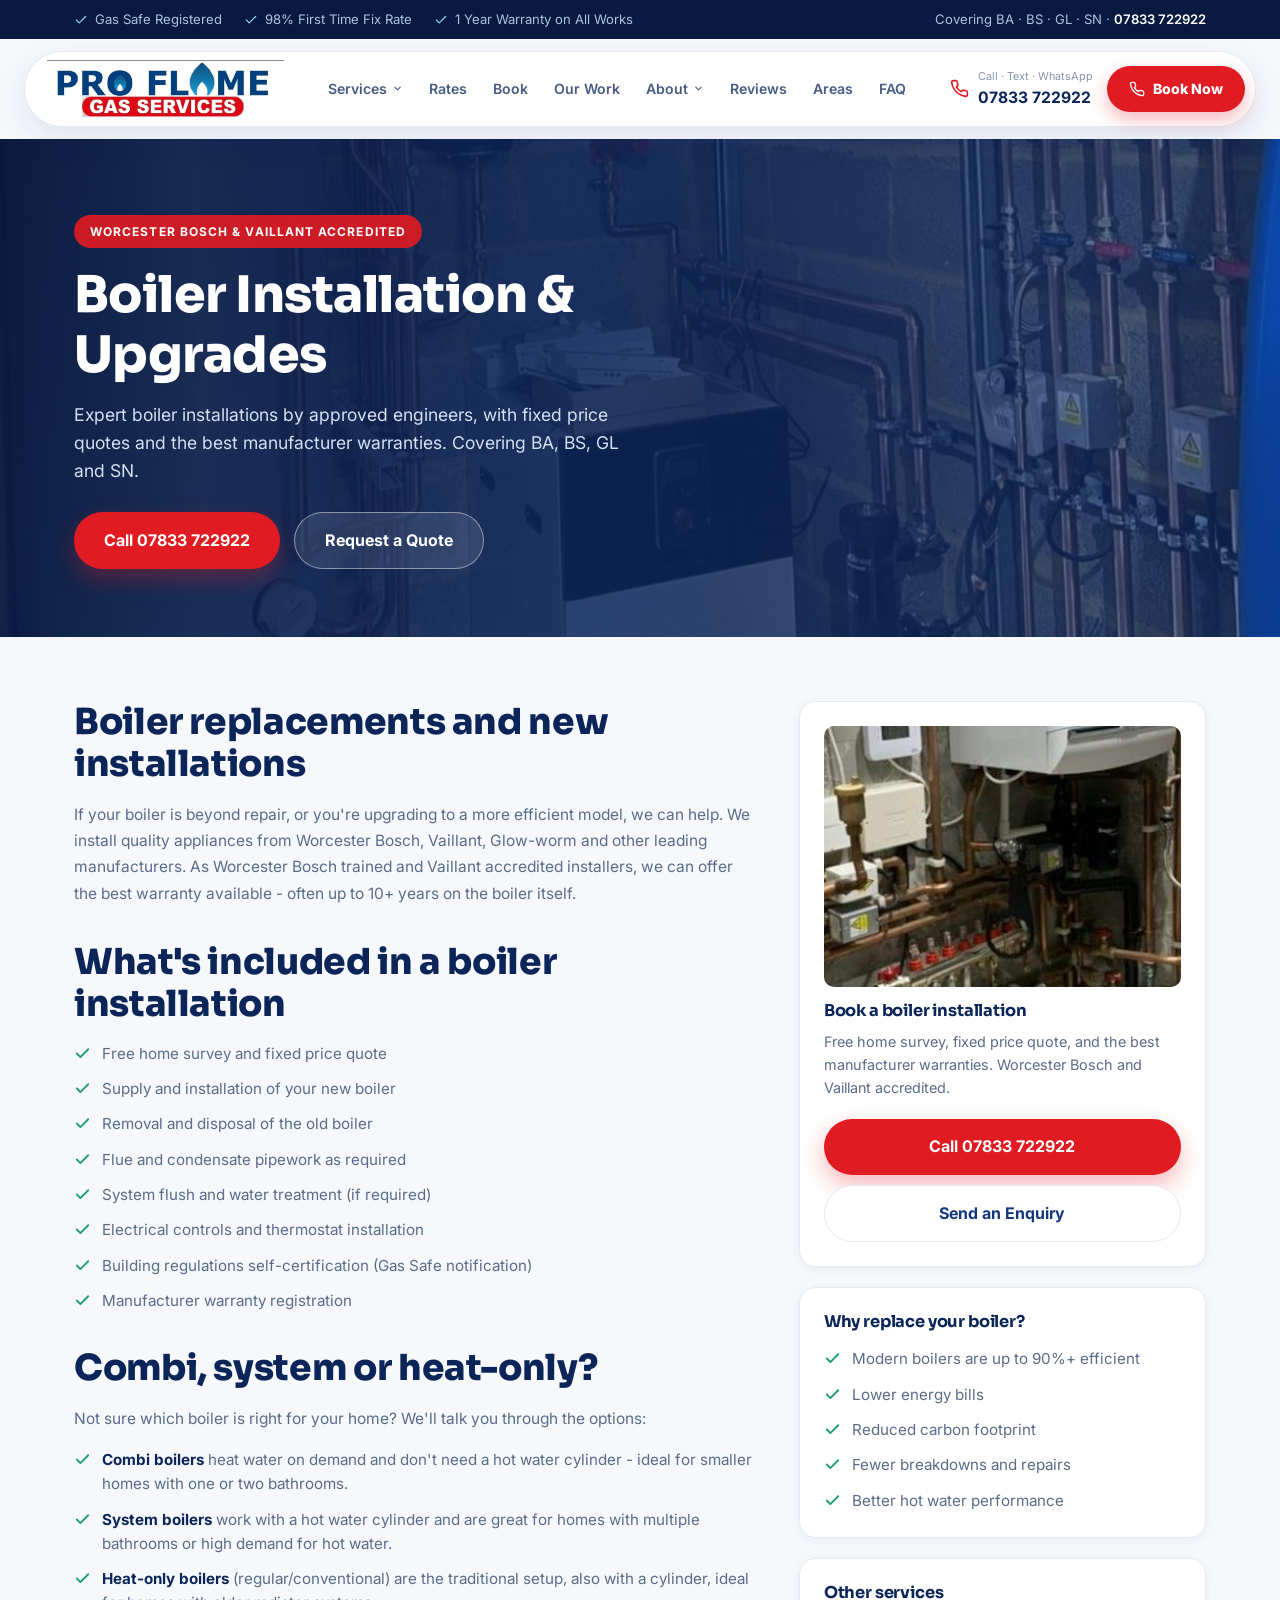
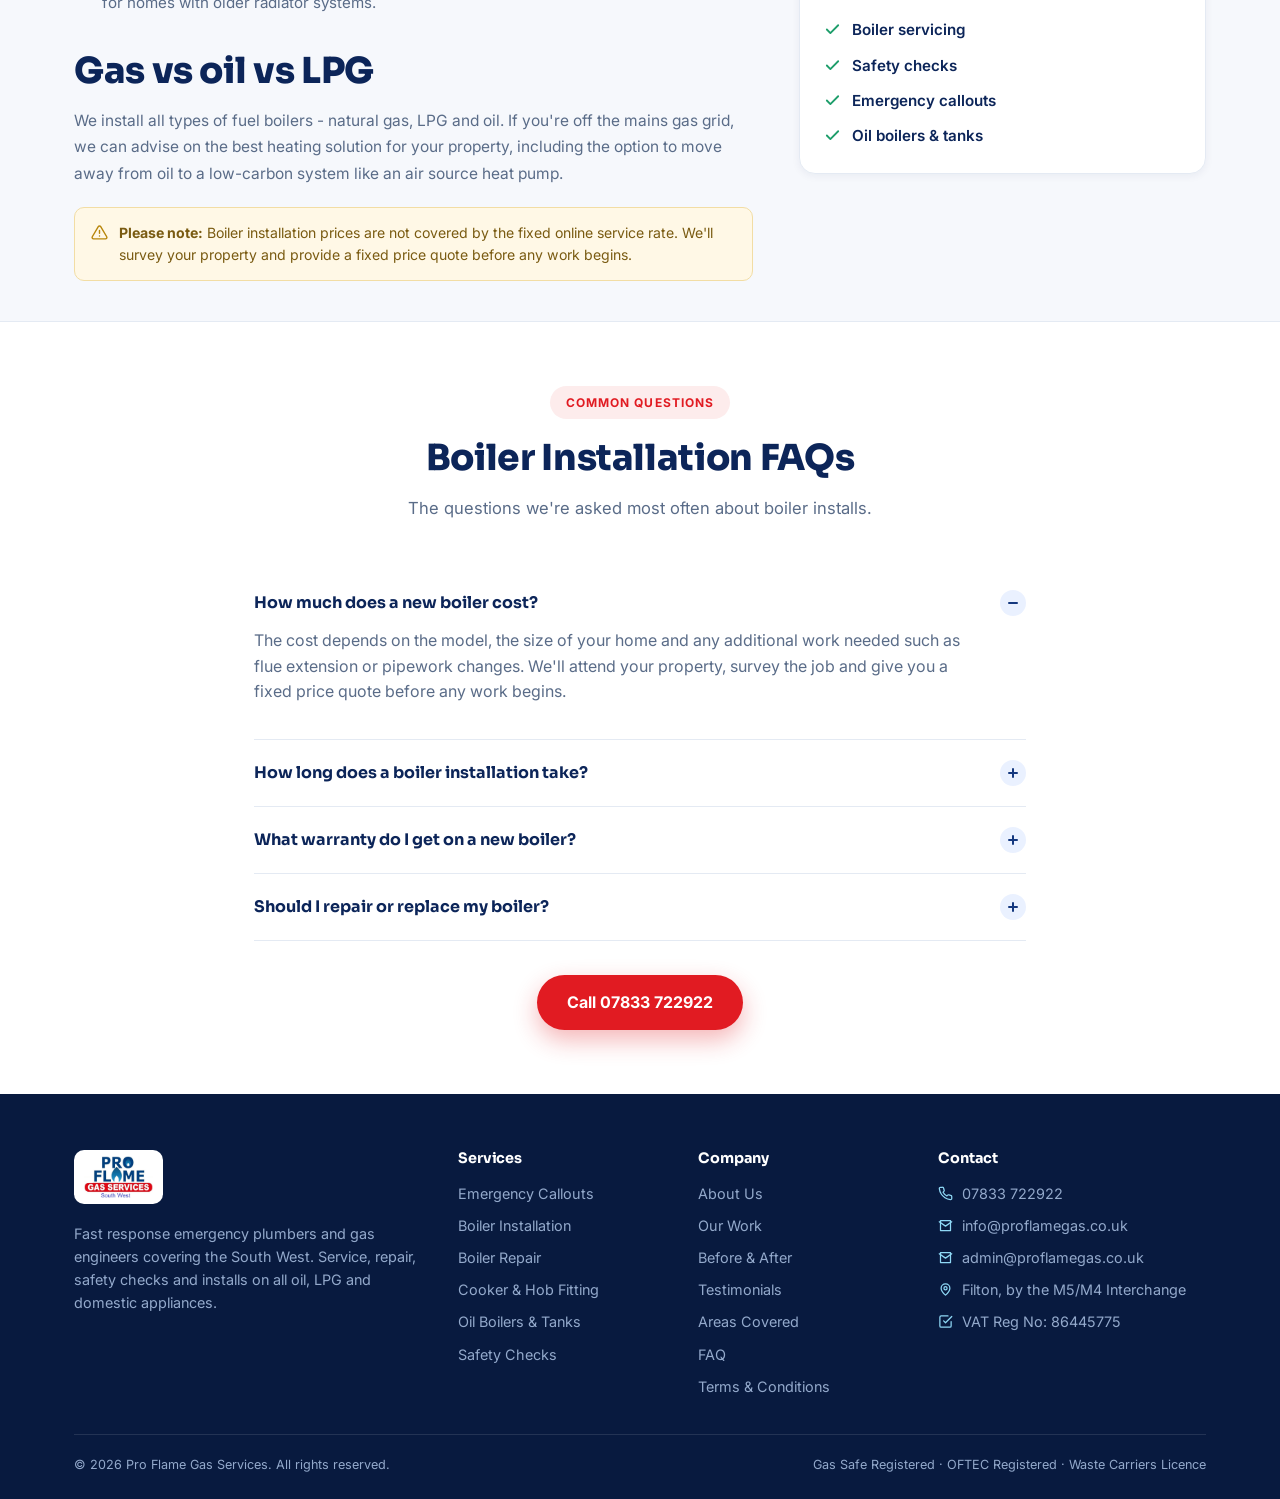
<file: Website/boiler-installs.html>
<!DOCTYPE html>
<html lang="en-GB">
<head>
<meta charset="UTF-8">
<meta name="viewport" content="width=device-width, initial-scale=1.0">
<title>Boiler Installation &amp; Upgrades | Pro Flame Gas Services</title>
<meta name="description" content="Boiler installation and upgrades by Worcester Bosch trained and Vaillant accredited installers. Fixed price quotes, all work guaranteed. Covering BA, BS, GL and SN.">
<meta name="robots" content="index, follow">
<link rel="icon" href="assets/proflame-logo.jpg">
<link rel="preconnect" href="https://fonts.googleapis.com">
<link rel="preconnect" href="https://fonts.gstatic.com" crossorigin>
<link href="https://fonts.googleapis.com/css2?family=Sora:wght@600;700;800&family=Inter:wght@400;500;600;700&display=swap" rel="stylesheet">
<link rel="stylesheet" href="assets/site.css?v=20260819b">
<style>
    /* Collapsible mobile nav */
.mobile-nav .mn-group{position:relative;border-bottom:1px solid var(--border);}
.mobile-nav .mn-parent{
  width:100%;display:flex;align-items:center;justify-content:space-between;
  background:none;border:none;padding:13px 16px;font-weight:600;color:var(--navy-deep);
  font-size:0.98rem;cursor:pointer;font-family:'Inter',sans-serif;text-align:left;
}
.mobile-nav .mn-parent:hover{background:var(--blue-soft);}
.mn-caret{width:14px;height:14px;stroke:var(--navy);stroke-width:2.4;fill:none;
  stroke-linecap:round;stroke-linejoin:round;transition:transform .2s;}
.mn-group.open .mn-caret{transform:rotate(180deg);}
.mn-submenu{display:none;background:#f8fafd;padding:6px 8px;}
.mn-group.open .mn-submenu{display:block;}
.mn-submenu a{
  display:block;padding:10px 16px;margin-left:20px;border-radius:8px;
  font-size:0.9rem;color:var(--muted);
}
.mn-submenu a:hover{background:var(--blue-soft);color:var(--red);}
.mn-submenu a:last-child{margin-bottom:4px;}
  .svc-hero{position:relative;overflow:hidden;color:#fff;padding:76px 0 68px;}
  .svc-hero-bg{position:absolute;inset:0;background-image:url("assets/job-swindon.jpg");background-size:cover;background-position:center;}
  .svc-hero-bg::after{content:"";position:absolute;inset:0;
    background:linear-gradient(100deg, rgba(8,26,63,0.95) 0%, rgba(12,37,89,0.88) 45%, rgba(20,56,127,0.55) 100%);}
  .svc-hero .wrap{position:relative;z-index:2;}
  .svc-hero h1{color:#fff;max-width:660px;}
  .svc-hero p.lead{color:#d3e0f2;font-size:1.1rem;max-width:560px;}
  .svc-back{display:inline-flex;align-items:center;gap:7px;color:#c3d3e5;font-size:0.86rem;font-weight:600;margin-bottom:14px;}
  .svc-back:hover{color:#fff;}
  .svc-hero-ctas{display:flex;gap:14px;flex-wrap:wrap;margin-top:26px;}
  .svc-body{background:var(--bg);padding:64px 0 40px;}
  .svc-grid{display:grid;grid-template-columns:1.25fr 0.75fr;gap:46px;align-items:start;}
  @media(max-width:900px){.svc-grid{grid-template-columns:1fr;}}
  .svc-copy h2{margin-top:34px;}
  .svc-copy h2:first-child{margin-top:0;}
  .svc-copy p{font-size:0.97rem;line-height:1.7;}
  .svc-list{list-style:none;padding:0;margin:16px 0 0;display:flex;flex-direction:column;gap:11px;}
  .svc-list li{position:relative;padding-left:28px;font-size:0.95rem;color:var(--muted);line-height:1.6;}
  .svc-list li .icon{position:absolute;left:0;top:3px;width:17px;height:17px;color:var(--success);stroke-width:2.6;}
  .svc-list li strong{color:var(--navy-deep);}
  .svc-list a{color:var(--navy-deep);font-weight:600;}
  .svc-list a:hover{color:var(--red);}
  .svc-aside{position:sticky;top:110px;display:flex;flex-direction:column;gap:20px;}
  .svc-card{background:#fff;border:1px solid var(--border);border-radius:var(--radius);box-shadow:var(--shadow-sm);padding:24px;}
  .svc-card h3{font-size:1.02rem;margin-bottom:10px;}
  .svc-card img{width:100%;border-radius:10px;margin-bottom:14px;}
  .svc-note{display:flex;gap:11px;align-items:flex-start;padding:14px 16px;border-radius:10px;
            background:#fff8e6;border:1px solid #f2dda4;font-size:0.88rem;color:#7a5b12;line-height:1.55;margin-top:20px;}
  .svc-note .icon{width:17px;height:17px;color:#b8860b;flex-shrink:0;margin-top:2px;}
  @media(max-width:900px){.svc-aside{position:static;}}
</style>
<script type="application/ld+json">
{
  "@context": "https://schema.org",
  "@type": "FAQPage",
  "mainEntity": [
    {"@type":"Question","name":"How much does a new boiler cost?","acceptedAnswer":{"@type":"Answer","text":"The cost of a new boiler depends on the model, the size of your home and any additional work needed such as a flue extension or pipework changes. We'll attend your property, survey the job and give you a fixed price quote before any work begins."}},
    {"@type":"Question","name":"How long does a boiler installation take?","acceptedAnswer":{"@type":"Answer","text":"A straightforward like-for-like swap usually takes one day. More complex installations, such as moving the boiler to a new location or converting from a back boiler to a combi, can take two to three days."}},
    {"@type":"Question","name":"What warranty do I get on a new boiler?","acceptedAnswer":{"@type":"Answer","text":"New boilers come with a manufacturer's warranty which can range from 2 to 10+ years depending on the brand and model. Worcester Bosch and Vaillant boilers we install can carry extended warranties when serviced annually by a registered engineer."}},
    {"@type":"Question","name":"Should I repair or replace my boiler?","acceptedAnswer":{"@type":"Answer","text":"If your boiler is over 10 years old and frequently breaks down, a replacement is usually the better long-term option. We'll give you an honest assessment of whether your boiler is worth repairing before recommending a replacement."}}
  ]
}
</script>
</head>
<body>

<div class="topbar">
  <div class="wrap">
    <div class="badges">
      <span><svg class="icon" viewBox="0 0 24 24"><path d="M20 6 9 17l-5-5"/></svg> Gas Safe Registered</span>
      <span><svg class="icon" viewBox="0 0 24 24"><path d="M20 6 9 17l-5-5"/></svg> 98% First Time Fix Rate</span>
      <span><svg class="icon" viewBox="0 0 24 24"><path d="M20 6 9 17l-5-5"/></svg> 1 Year Warranty on All Works</span>
    </div>
    <div>Covering BA · BS · GL · SN · <a href="tel:+447833722922">07833 722922</a></div>
  </div>
</div>

<!-- Header -->
<header class="site">
  <div class="wrap">
    <div class="header-inner">
      <a class="logo" href="index.html"><img src="assets/proflame-logo-long.jpg" alt="Pro Flame Gas Services South West"></a>
      <nav class="main">
        <div class="nav-item">
          <a href="index.html#services">Services <svg class="nav-caret" viewBox="0 0 24 24"><path d="M6 9l6 6 6-6"/></svg></a>
          <div class="nav-drop">
            <a href="index.html#services"><svg class="icon" viewBox="0 0 24 24"><path d="M5 12h14M13 6l6 6-6 6"/></svg>All Services</a>
            <a href="oil-boilers-tanks.html"><svg class="icon" viewBox="0 0 24 24"><path d="M5 12h14M13 6l6 6-6 6"/></svg>Oil Boilers &amp; Tanks</a>
            <a href="index.html#services"><svg class="icon" viewBox="0 0 24 24"><path d="M5 12h14M13 6l6 6-6 6"/></svg>LPG Appliances</a>
            <a href="index.html#services"><svg class="icon" viewBox="0 0 24 24"><path d="M5 12h14M13 6l6 6-6 6"/></svg>Safety Checks</a>
            <a href="index.html#services"><svg class="icon" viewBox="0 0 24 24"><path d="M5 12h14M13 6l6 6-6 6"/></svg>Boiler Swaps</a>
          </div>
        </div>
        <a href="index.html#pricing">Rates</a>
        <a href="booking.php?t=S">Book</a>
        <a href="index.html#our-work">Our Work</a>
        <div class="nav-item">
          <a href="index.html#about">About <svg class="nav-caret" viewBox="0 0 24 24"><path d="M6 9l6 6 6-6"/></svg></a>
          <div class="nav-drop">
            <a href="index.html#about"><svg class="icon" viewBox="0 0 24 24"><path d="M5 12h14M13 6l6 6-6 6"/></svg>About Us</a>
            <a href="boiler-servicing.html"><svg class="icon" viewBox="0 0 24 24"><path d="M5 12h14M13 6l6 6-6 6"/></svg>Boiler Servicing</a>
            <a href="boiler-installs.html"><svg class="icon" viewBox="0 0 24 24"><path d="M5 12h14M13 6l6 6-6 6"/></svg>Boiler Installs</a>
            <a href="safety-checks.html"><svg class="icon" viewBox="0 0 24 24"><path d="M5 12h14M13 6l6 6-6 6"/></svg>Safety Checks</a>
            <a href="emergency-callouts.html"><svg class="icon" viewBox="0 0 24 24"><path d="M5 12h14M13 6l6 6-6 6"/></svg>Emergency Callouts</a>
            <a href="oil-boilers-tanks.html"><svg class="icon" viewBox="0 0 24 24"><path d="M5 12h14M13 6l6 6-6 6"/></svg>Oil Boilers &amp; Tanks</a>
          </div>
        </div>
        <a href="index.html#reviews">Reviews</a>
        <a href="index.html#coverage">Areas</a>
        <a href="index.html#faq">FAQ</a>
      </nav>
      <div class="header-cta">
        <div class="header-phone">
          <svg class="icon" viewBox="0 0 24 24"><path d="M22 16.92v3a2 2 0 0 1-2.18 2 19.79 19.79 0 0 1-8.63-3.07 19.5 19.5 0 0 1-6-6 19.79 19.79 0 0 1-3.07-8.67A2 2 0 0 1 4.11 2h3a2 2 0 0 1 2 1.72c.127.96.361 1.903.7 2.81a2 2 0 0 1-.45 2.11L8.09 9.91a16 16 0 0 0 6 6l1.27-1.27a2 2 0 0 1 2.11-.45c.907.339 1.85.573 2.81.7A2 2 0 0 1 22 16.92z"/></svg>
          <div class="txt"><small>Call · Text · WhatsApp</small><strong>07833 722922</strong></div>
        </div>
        <a href="tel:+447833722922" class="btn-pill"><svg class="icon" viewBox="0 0 24 24"><path d="M22 16.92v3a2 2 0 0 1-2.18 2 19.79 19.79 0 0 1-8.63-3.07 19.5 19.5 0 0 1-6-6 19.79 19.79 0 0 1-3.07-8.67A2 2 0 0 1 4.11 2h3a2 2 0 0 1 2 1.72c.127.96.361 1.903.7 2.81a2 2 0 0 1-.45 2.11L8.09 9.91a16 16 0 0 0 6 6l1.27-1.27a2 2 0 0 1 2.11-.45c.907.339 1.85.573 2.81.7A2 2 0 0 1 22 16.92z"/></svg>Book Now</a>
        <button class="nav-toggle" type="button" aria-label="Open menu" aria-expanded="false" aria-controls="mobile-nav">
          <span></span><span></span><span></span>
        </button>
      </div>
    </div>
    <nav class="mobile-nav" id="mobile-nav">
      <a href="index.html#services">Services</a>
      <a class="mn-sub" href="oil-boilers-tanks.html">Oil Boilers &amp; Tanks</a>
      <a class="mn-sub" href="index.html#services">LPG Appliances</a>
      <a class="mn-sub" href="index.html#services">Safety Checks</a>
      <a class="mn-sub" href="index.html#services">Boiler Swaps</a>
      <a href="index.html#pricing">Callout Rates</a>
      <a href="booking.php?t=S">Book Online</a>
      <a href="index.html#our-work">Our Work</a>
      <a href="index.html#about">About Us</a>
      <a class="mn-sub" href="boiler-servicing.html">Boiler Servicing</a>
      <a class="mn-sub" href="boiler-installs.html">Boiler Installs</a>
      <a class="mn-sub" href="safety-checks.html">Safety Checks</a>
      <a class="mn-sub" href="emergency-callouts.html">Emergency Callouts</a>
      <a class="mn-sub" href="oil-boilers-tanks.html">Oil Boilers &amp; Tanks</a>
      <a href="index.html#reviews">Reviews</a>
      <a href="index.html#coverage">Areas Covered</a>
      <a href="index.html#faq">FAQ</a>
      <a href="terms.html">Terms &amp; Conditions</a>
      <a class="mn-call" href="tel:+447833722922">Call 07833 722922</a>
    </nav>
  </div>
</header>

<section class="svc-hero">
  <div class="svc-hero-bg"></div>
  <div class="wrap">
    <span class="eyebrow" style="background:rgba(225,27,34,0.9);color:#fff;">Worcester Bosch &amp; Vaillant Accredited</span>
    <h1>Boiler Installation &amp; Upgrades</h1>
    <p class="lead">Expert boiler installations by approved engineers, with fixed price quotes and the best manufacturer warranties. Covering BA, BS, GL and SN.</p>
    <div class="svc-hero-ctas">
      <a href="tel:+447833722922" class="btn btn-primary">Call 07833 722922</a>
      <a href="index.html#bookingForm" class="btn btn-ghost">Request a Quote</a>
    </div>
  </div>
</section>

<section class="svc-body">
  <div class="wrap svc-grid">
    <div class="svc-copy">
      <h2>Boiler replacements and new installations</h2>
      <p>If your boiler is beyond repair, or you're upgrading to a more efficient model, we can help. We install quality appliances from Worcester Bosch, Vaillant, Glow-worm and other leading manufacturers. As Worcester Bosch trained and Vaillant accredited installers, we can offer the best warranty available - often up to 10+ years on the boiler itself.</p>

      <h2>What's included in a boiler installation</h2>
      <ul class="svc-list">
        <li><svg class="icon" viewBox="0 0 24 24"><path d="M20 6 9 17l-5-5"/></svg>Free home survey and fixed price quote</li>
        <li><svg class="icon" viewBox="0 0 24 24"><path d="M20 6 9 17l-5-5"/></svg>Supply and installation of your new boiler</li>
        <li><svg class="icon" viewBox="0 0 24 24"><path d="M20 6 9 17l-5-5"/></svg>Removal and disposal of the old boiler</li>
        <li><svg class="icon" viewBox="0 0 24 24"><path d="M20 6 9 17l-5-5"/></svg>Flue and condensate pipework as required</li>
        <li><svg class="icon" viewBox="0 0 24 24"><path d="M20 6 9 17l-5-5"/></svg>System flush and water treatment (if required)</li>
        <li><svg class="icon" viewBox="0 0 24 24"><path d="M20 6 9 17l-5-5"/></svg>Electrical controls and thermostat installation</li>
        <li><svg class="icon" viewBox="0 0 24 24"><path d="M20 6 9 17l-5-5"/></svg>Building regulations self-certification (Gas Safe notification)</li>
        <li><svg class="icon" viewBox="0 0 24 24"><path d="M20 6 9 17l-5-5"/></svg>Manufacturer warranty registration</li>
      </ul>

      <h2>Combi, system or heat-only?</h2>
      <p>Not sure which boiler is right for your home? We'll talk you through the options:</p>
      <ul class="svc-list">
        <li><svg class="icon" viewBox="0 0 24 24"><path d="M20 6 9 17l-5-5"/></svg><strong>Combi boilers</strong> heat water on demand and don't need a hot water cylinder - ideal for smaller homes with one or two bathrooms.</li>
        <li><svg class="icon" viewBox="0 0 24 24"><path d="M20 6 9 17l-5-5"/></svg><strong>System boilers</strong> work with a hot water cylinder and are great for homes with multiple bathrooms or high demand for hot water.</li>
        <li><svg class="icon" viewBox="0 0 24 24"><path d="M20 6 9 17l-5-5"/></svg><strong>Heat-only boilers</strong> (regular/conventional) are the traditional setup, also with a cylinder, ideal for homes with older radiator systems.</li>
      </ul>

      <h2>Gas vs oil vs LPG</h2>
      <p>We install all types of fuel boilers - natural gas, LPG and oil. If you're off the mains gas grid, we can advise on the best heating solution for your property, including the option to move away from oil to a low-carbon system like an air source heat pump.</p>

      <div class="svc-note">
        <svg class="icon" viewBox="0 0 24 24"><path d="M10.29 3.86 1.82 18a2 2 0 0 0 1.71 3h16.94a2 2 0 0 0 1.71-3L13.71 3.86a2 2 0 0 0-3.42 0z"/><path d="M12 9v4M12 17h.01"/></svg>
        <span><strong>Please note:</strong> Boiler installation prices are not covered by the fixed online service rate. We'll survey your property and provide a fixed price quote before any work begins.</span>
      </div>
    </div>

    <aside class="svc-aside">
      <div class="svc-card">
        <img src="assets/job-highbridge.jpg" alt="New heating system installation in Highbridge">
        <h3>Book a boiler installation</h3>
        <p style="font-size:0.9rem;">Free home survey, fixed price quote, and the best manufacturer warranties. Worcester Bosch and Vaillant accredited.</p>
        <a href="tel:+447833722922" class="btn btn-primary btn-block" style="margin-top:6px;">Call 07833 722922</a>
        <a href="index.html#bookingForm" class="btn btn-back btn-block" style="margin-top:10px;">Send an Enquiry</a>
      </div>

      <div class="svc-card">
        <h3>Why replace your boiler?</h3>
        <ul class="svc-list">
          <li><svg class="icon" viewBox="0 0 24 24"><path d="M20 6 9 17l-5-5"/></svg>Modern boilers are up to 90%+ efficient</li>
          <li><svg class="icon" viewBox="0 0 24 24"><path d="M20 6 9 17l-5-5"/></svg>Lower energy bills</li>
          <li><svg class="icon" viewBox="0 0 24 24"><path d="M20 6 9 17l-5-5"/></svg>Reduced carbon footprint</li>
          <li><svg class="icon" viewBox="0 0 24 24"><path d="M20 6 9 17l-5-5"/></svg>Fewer breakdowns and repairs</li>
          <li><svg class="icon" viewBox="0 0 24 24"><path d="M20 6 9 17l-5-5"/></svg>Better hot water performance</li>
        </ul>
      </div>

      <div class="svc-card">
        <h3>Other services</h3>
        <ul class="svc-list">
          <li><svg class="icon" viewBox="0 0 24 24"><path d="M20 6 9 17l-5-5"/></svg><a href="boiler-servicing.html">Boiler servicing</a></li>
          <li><svg class="icon" viewBox="0 0 24 24"><path d="M20 6 9 17l-5-5"/></svg><a href="safety-checks.html">Safety checks</a></li>
          <li><svg class="icon" viewBox="0 0 24 24"><path d="M20 6 9 17l-5-5"/></svg><a href="emergency-callouts.html">Emergency callouts</a></li>
          <li><svg class="icon" viewBox="0 0 24 24"><path d="M20 6 9 17l-5-5"/></svg><a href="oil-boilers-tanks.html">Oil boilers &amp; tanks</a></li>
        </ul>
      </div>
    </aside>
  </div>
</section>

<!-- FAQ -->
<section style="background:#fff;border-top:1px solid var(--border);padding:64px 0;">
  <div class="wrap" style="max-width:820px;">
    <div class="section-head">
      <span class="eyebrow">Common Questions</span>
      <h2>Boiler Installation FAQs</h2>
      <p>The questions we're asked most often about boiler installs.</p>
    </div>
    <div class="faq-list">
      <details class="faq-item" open>
        <summary>How much does a new boiler cost? <span class="plus"></span></summary>
        <p>The cost depends on the model, the size of your home and any additional work needed such as flue extension or pipework changes. We'll attend your property, survey the job and give you a fixed price quote before any work begins.</p>
      </details>
      <details class="faq-item">
        <summary>How long does a boiler installation take? <span class="plus"></span></summary>
        <p>A straightforward like-for-like swap usually takes one day. More complex installations, such as moving the boiler to a new location, can take two to three days.</p>
      </details>
      <details class="faq-item">
        <summary>What warranty do I get on a new boiler? <span class="plus"></span></summary>
        <p>New boilers come with a manufacturer's warranty which can range from 2 to 10+ years depending on the brand and model. Worcester Bosch and Vaillant boilers we install can carry extended warranties when serviced annually by a registered engineer.</p>
      </details>
      <details class="faq-item">
        <summary>Should I repair or replace my boiler? <span class="plus"></span></summary>
        <p>If your boiler is over 10 years old and frequently breaks down, a replacement is usually the better long-term option. We'll give you an honest assessment of whether your boiler is worth repairing before recommending a replacement.</p>
      </details>
    </div>
    <div style="text-align:center;margin-top:34px;">
      <a href="tel:+447833722922" class="btn btn-primary">Call 07833 722922</a>
    </div>
  </div>
</section>

<!-- Footer -->
<footer class="site">
  <div class="wrap">
    <div class="footer-grid">
      <div>
        <img class="flogo" src="assets/proflame-logo.jpg" alt="Pro Flame Gas Services South West">
        <p style="color:#93a9cb;">Fast response emergency plumbers and gas engineers covering the South West. Service, repair, safety checks and installs on all oil, LPG and domestic appliances.</p>
      </div>
      <div>
        <h4>Services</h4>
        <ul>
          <li><a href="index.html#services">Emergency Callouts</a></li>
          <li><a href="index.html#services">Boiler Installation</a></li>
          <li><a href="index.html#services">Boiler Repair</a></li>
          <li><a href="index.html#services">Cooker &amp; Hob Fitting</a></li>
          <li><a href="oil-boilers-tanks.html">Oil Boilers &amp; Tanks</a></li>
          <li><a href="index.html#services">Safety Checks</a></li>
        </ul>
      </div>
      <div>
        <h4>Company</h4>
        <ul>
          <li><a href="index.html#about">About Us</a></li>
          <li><a href="index.html#our-work">Our Work</a></li>
          <li><a href="index.html#before-after">Before &amp; After</a></li>
          <li><a href="index.html#reviews">Testimonials</a></li>
          <li><a href="index.html#coverage">Areas Covered</a></li>
          <li><a href="index.html#faq">FAQ</a></li>
          <li><a href="terms.html">Terms &amp; Conditions</a></li>
        </ul>
      </div>
      <div>
        <h4>Contact</h4>
        <ul>
          <li><svg class="icon" viewBox="0 0 24 24"><path d="M22 16.92v3a2 2 0 0 1-2.18 2 19.79 19.79 0 0 1-8.63-3.07 19.5 19.5 0 0 1-6-6 19.79 19.79 0 0 1-3.07-8.67A2 2 0 0 1 4.11 2h3a2 2 0 0 1 2 1.72c.127.96.361 1.903.7 2.81a2 2 0 0 1-.45 2.11L8.09 9.91a16 16 0 0 0 6 6l1.27-1.27a2 2 0 0 1 2.11-.45c.907.339 1.85.573 2.81.7A2 2 0 0 1 22 16.92z"/></svg><a href="tel:+447833722922">07833 722922</a></li>
          <li><svg class="icon" viewBox="0 0 24 24"><path d="M4 4h16v16H4z"/><path d="m22 6-10 7L2 6"/></svg><a href="mailto:info@proflamegas.co.uk">info@proflamegas.co.uk</a></li>
          <li><svg class="icon" viewBox="0 0 24 24"><path d="M4 4h16v16H4z"/><path d="m22 6-10 7L2 6"/></svg><a href="mailto:admin@proflamegas.co.uk">admin@proflamegas.co.uk</a></li>
          <li><svg class="icon" viewBox="0 0 24 24"><path d="M12 21s-7-6.1-7-11a7 7 0 0 1 14 0c0 4.9-7 11-7 11z"/><circle cx="12" cy="10" r="2.5"/></svg>Filton, by the M5/M4 Interchange</li>
          <li><svg class="icon" viewBox="0 0 24 24"><path d="M9 11l3 3L22 4"/><path d="M21 12v7a2 2 0 0 1-2 2H5a2 2 0 0 1-2-2V5a2 2 0 0 1 2-2h11"/></svg>VAT Reg No: 86445775</li>
        </ul>
      </div>
    </div>
    <div class="footer-bottom">
      <span>© 2026 Pro Flame Gas Services. All rights reserved.</span>
      <span>Gas Safe Registered · OFTEC Registered · Waste Carriers Licence</span>
    </div>
  </div>
</footer>

<div class="sticky-call">
  <a href="tel:+447833722922"><svg class="icon" viewBox="0 0 24 24"><path d="M22 16.92v3a2 2 0 0 1-2.18 2 19.79 19.79 0 0 1-8.63-3.07 19.5 19.5 0 0 1-6-6 19.79 19.79 0 0 1-3.07-8.67A2 2 0 0 1 4.11 2h3a2 2 0 0 1 2 1.72c.127.96.361 1.903.7 2.81a2 2 0 0 1-.45 2.11L8.09 9.91a16 16 0 0 0 6 6l1.27-1.27a2 2 0 0 1 2.11-.45c.907.339 1.85.573 2.81.7A2 2 0 0 1 22 16.92z"/></svg>Call Now on 07833 722922</a>
</div>

<script>
  (function () {
    var btn = document.querySelector('.nav-toggle');
    var panel = document.getElementById('mobile-nav');
    if (!btn || !panel) return;
    function close() { panel.classList.remove('open'); btn.setAttribute('aria-expanded','false'); btn.setAttribute('aria-label','Open menu'); }
    btn.addEventListener('click', function () {
      var open = panel.classList.toggle('open');
      btn.setAttribute('aria-expanded', open ? 'true' : 'false');
      btn.setAttribute('aria-label', open ? 'Close menu' : 'Open menu');
    });
    panel.addEventListener('click', function (e) { if (e.target.tagName === 'A') close(); });
    document.addEventListener('keydown', function (e) { if (e.key === 'Escape') close(); });
    window.addEventListener('resize', function () { if (window.innerWidth > 1220) close(); });
  })();
</script>
</body>
</html>
</file>
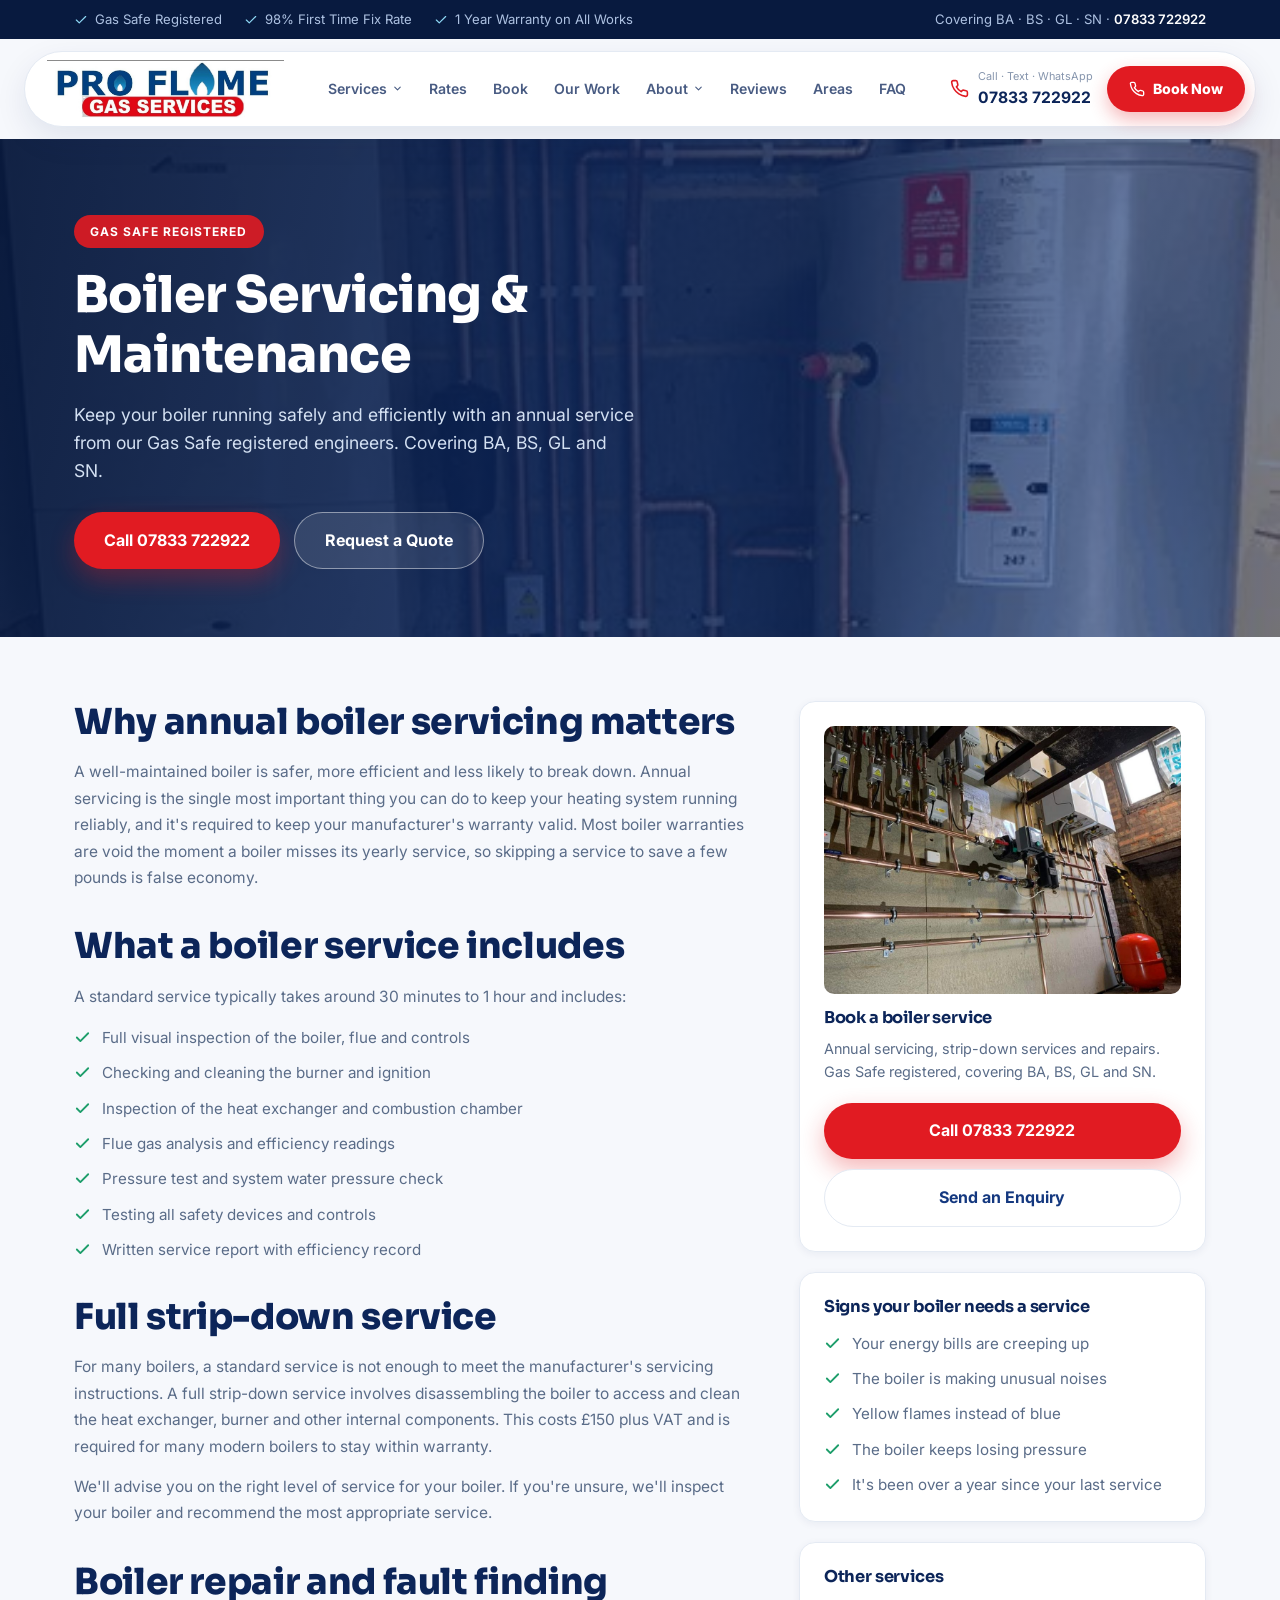
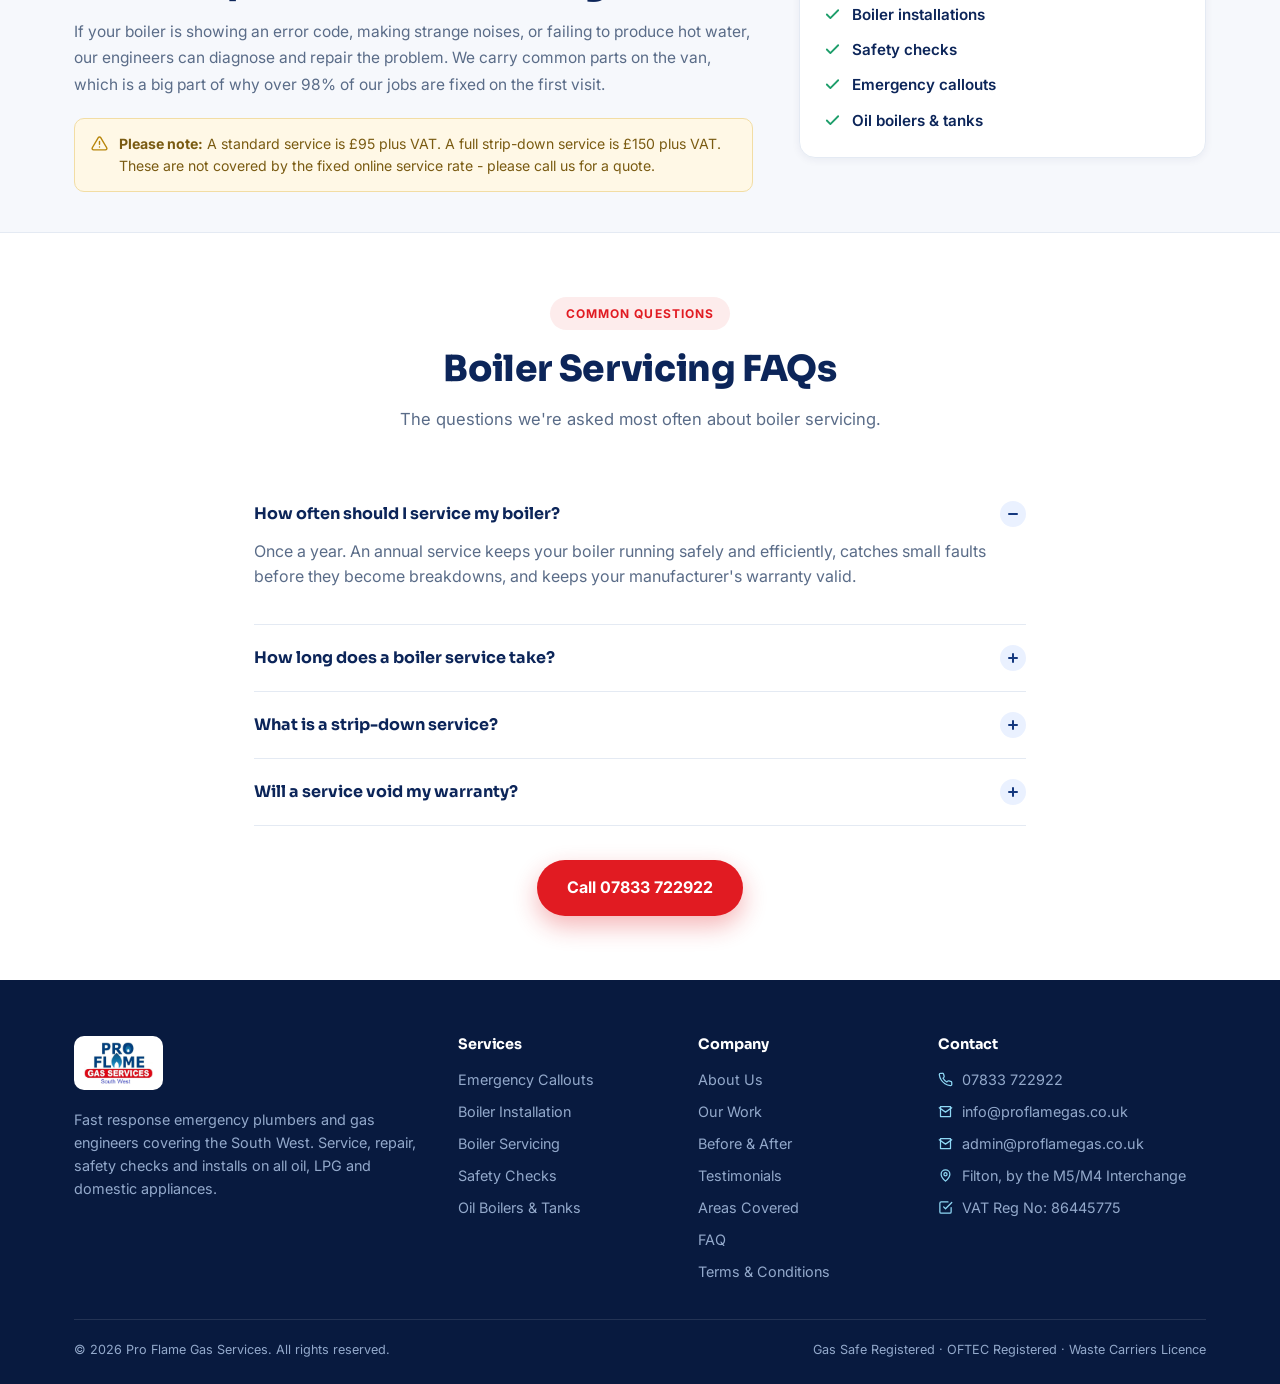
<file: Website/boiler-servicing.html>
<!DOCTYPE html>
<html lang="en-GB">
<head>
<meta charset="UTF-8">
<meta name="viewport" content="width=device-width, initial-scale=1.0">
<title>Boiler Servicing &amp; Maintenance | Pro Flame Gas Services</title>
<meta name="description" content="Annual boiler servicing by Gas Safe registered engineers across BA, BS, GL and SN. Full strip-down services, efficiency checks and safety reports. Call 07833 722922.">
<meta name="robots" content="index, follow">
<link rel="icon" href="assets/proflame-logo.jpg">
<link rel="preconnect" href="https://fonts.googleapis.com">
<link rel="preconnect" href="https://fonts.gstatic.com" crossorigin>
<link href="https://fonts.googleapis.com/css2?family=Sora:wght@600;700;800&family=Inter:wght@400;500;600;700&display=swap" rel="stylesheet">
<link rel="stylesheet" href="assets/site.css?v=20260819b">
<style>
    /* Collapsible mobile nav */
.mobile-nav .mn-group{position:relative;border-bottom:1px solid var(--border);}
.mobile-nav .mn-parent{
  width:100%;display:flex;align-items:center;justify-content:space-between;
  background:none;border:none;padding:13px 16px;font-weight:600;color:var(--navy-deep);
  font-size:0.98rem;cursor:pointer;font-family:'Inter',sans-serif;text-align:left;
}
.mobile-nav .mn-parent:hover{background:var(--blue-soft);}
.mn-caret{width:14px;height:14px;stroke:var(--navy);stroke-width:2.4;fill:none;
  stroke-linecap:round;stroke-linejoin:round;transition:transform .2s;}
.mn-group.open .mn-caret{transform:rotate(180deg);}
.mn-submenu{display:none;background:#f8fafd;padding:6px 8px;}
.mn-group.open .mn-submenu{display:block;}
.mn-submenu a{
  display:block;padding:10px 16px;margin-left:20px;border-radius:8px;
  font-size:0.9rem;color:var(--muted);
}
.mn-submenu a:hover{background:var(--blue-soft);color:var(--red);}
.mn-submenu a:last-child{margin-bottom:4px;}
  .svc-hero{position:relative;overflow:hidden;color:#fff;padding:76px 0 68px;}
  .svc-hero-bg{position:absolute;inset:0;background-image:url("assets/svc-boiler.jpg");background-size:cover;background-position:center;}
  .svc-hero-bg::after{content:"";position:absolute;inset:0;
    background:linear-gradient(100deg, rgba(8,26,63,0.95) 0%, rgba(12,37,89,0.88) 45%, rgba(20,56,127,0.55) 100%);}
  .svc-hero .wrap{position:relative;z-index:2;}
  .svc-hero h1{color:#fff;max-width:660px;}
  .svc-hero p.lead{color:#d3e0f2;font-size:1.1rem;max-width:560px;}
  .svc-back{display:inline-flex;align-items:center;gap:7px;color:#c3d3e5;font-size:0.86rem;font-weight:600;margin-bottom:14px;}
  .svc-back:hover{color:#fff;}
  .svc-hero-ctas{display:flex;gap:14px;flex-wrap:wrap;margin-top:26px;}
  .svc-body{background:var(--bg);padding:64px 0 40px;}
  .svc-grid{display:grid;grid-template-columns:1.25fr 0.75fr;gap:46px;align-items:start;}
  @media(max-width:900px){.svc-grid{grid-template-columns:1fr;}}
  .svc-copy h2{margin-top:34px;}
  .svc-copy h2:first-child{margin-top:0;}
  .svc-copy p{font-size:0.97rem;line-height:1.7;}
  .svc-list{list-style:none;padding:0;margin:16px 0 0;display:flex;flex-direction:column;gap:11px;}
  .svc-list li{position:relative;padding-left:28px;font-size:0.95rem;color:var(--muted);line-height:1.6;}
  .svc-list li .icon{position:absolute;left:0;top:3px;width:17px;height:17px;color:var(--success);stroke-width:2.6;}
  .svc-list li strong{color:var(--navy-deep);}
  .svc-list a{color:var(--navy-deep);font-weight:600;}
  .svc-list a:hover{color:var(--red);}
  .svc-aside{position:sticky;top:110px;display:flex;flex-direction:column;gap:20px;}
  .svc-card{background:#fff;border:1px solid var(--border);border-radius:var(--radius);box-shadow:var(--shadow-sm);padding:24px;}
  .svc-card h3{font-size:1.02rem;margin-bottom:10px;}
  .svc-card img{width:100%;border-radius:10px;margin-bottom:14px;}
  .svc-note{display:flex;gap:11px;align-items:flex-start;padding:14px 16px;border-radius:10px;
            background:#fff8e6;border:1px solid #f2dda4;font-size:0.88rem;color:#7a5b12;line-height:1.55;margin-top:20px;}
  .svc-note .icon{width:17px;height:17px;color:#b8860b;flex-shrink:0;margin-top:2px;}
  @media(max-width:900px){.svc-aside{position:static;}}
</style>
<script type="application/ld+json">
{
  "@context": "https://schema.org",
  "@type": "FAQPage",
  "mainEntity": [
    {"@type":"Question","name":"How often should a boiler be serviced?","acceptedAnswer":{"@type":"Answer","text":"Once a year. An annual service keeps your boiler safe, efficient and under warranty. Most manufacturers' warranties are void if a boiler misses its yearly service."}},
    {"@type":"Question","name":"How long does a boiler service take?","acceptedAnswer":{"@type":"Answer","text":"A standard service takes approximately 30 minutes to 1 hour. A full strip-down service can take around 2 hours."}},
    {"@type":"Question","name":"What does a boiler service include?","acceptedAnswer":{"@type":"Answer","text":"A full service includes checking and cleaning the burner, inspecting the heat exchanger, testing flue gas emissions, checking the pressure, testing controls and safety devices, and a full inspection of the boiler for any signs of wear or damage."}},
    {"@type":"Question","name":"What is a strip-down service?","acceptedAnswer":{"@type":"Answer","text":"A strip-down service involves disassembling the boiler to access and clean the heat exchanger, burner, and other internal components. This is required for many boilers to comply with the manufacturer's instructions and costs £150 plus VAT."}}
  ]
}
</script>
</head>
<body>

<div class="topbar">
  <div class="wrap">
    <div class="badges">
      <span><svg class="icon" viewBox="0 0 24 24"><path d="M20 6 9 17l-5-5"/></svg> Gas Safe Registered</span>
      <span><svg class="icon" viewBox="0 0 24 24"><path d="M20 6 9 17l-5-5"/></svg> 98% First Time Fix Rate</span>
      <span><svg class="icon" viewBox="0 0 24 24"><path d="M20 6 9 17l-5-5"/></svg> 1 Year Warranty on All Works</span>
    </div>
    <div>Covering BA · BS · GL · SN · <a href="tel:+447833722922">07833 722922</a></div>
  </div>
</div>

<!-- Header -->
<header class="site">
  <div class="wrap">
    <div class="header-inner">
      <a class="logo" href="index.html"><img src="assets/proflame-logo-long.jpg" alt="Pro Flame Gas Services South West"></a>
      <nav class="main">
        <div class="nav-item">
          <a href="index.html#services">Services <svg class="nav-caret" viewBox="0 0 24 24"><path d="M6 9l6 6 6-6"/></svg></a>
          <div class="nav-drop">
            <a href="index.html#services"><svg class="icon" viewBox="0 0 24 24"><path d="M5 12h14M13 6l6 6-6 6"/></svg>All Services</a>
            <a href="oil-boilers-tanks.html"><svg class="icon" viewBox="0 0 24 24"><path d="M5 12h14M13 6l6 6-6 6"/></svg>Oil Boilers &amp; Tanks</a>
            <a href="index.html#services"><svg class="icon" viewBox="0 0 24 24"><path d="M5 12h14M13 6l6 6-6 6"/></svg>LPG Appliances</a>
            <a href="index.html#services"><svg class="icon" viewBox="0 0 24 24"><path d="M5 12h14M13 6l6 6-6 6"/></svg>Safety Checks</a>
            <a href="index.html#services"><svg class="icon" viewBox="0 0 24 24"><path d="M5 12h14M13 6l6 6-6 6"/></svg>Boiler Swaps</a>
          </div>
        </div>
        <a href="index.html#pricing">Rates</a>
        <a href="booking.php?t=S">Book</a>
        <a href="index.html#our-work">Our Work</a>
        <div class="nav-item">
          <a href="index.html#about">About <svg class="nav-caret" viewBox="0 0 24 24"><path d="M6 9l6 6 6-6"/></svg></a>
          <div class="nav-drop">
            <a href="index.html#about"><svg class="icon" viewBox="0 0 24 24"><path d="M5 12h14M13 6l6 6-6 6"/></svg>About Us</a>
            <a href="boiler-servicing.html"><svg class="icon" viewBox="0 0 24 24"><path d="M5 12h14M13 6l6 6-6 6"/></svg>Boiler Servicing</a>
            <a href="boiler-installs.html"><svg class="icon" viewBox="0 0 24 24"><path d="M5 12h14M13 6l6 6-6 6"/></svg>Boiler Installs</a>
            <a href="safety-checks.html"><svg class="icon" viewBox="0 0 24 24"><path d="M5 12h14M13 6l6 6-6 6"/></svg>Safety Checks</a>
            <a href="emergency-callouts.html"><svg class="icon" viewBox="0 0 24 24"><path d="M5 12h14M13 6l6 6-6 6"/></svg>Emergency Callouts</a>
            <a href="oil-boilers-tanks.html"><svg class="icon" viewBox="0 0 24 24"><path d="M5 12h14M13 6l6 6-6 6"/></svg>Oil Boilers &amp; Tanks</a>
          </div>
        </div>
        <a href="index.html#reviews">Reviews</a>
        <a href="index.html#coverage">Areas</a>
        <a href="index.html#faq">FAQ</a>
      </nav>
      <div class="header-cta">
        <div class="header-phone">
          <svg class="icon" viewBox="0 0 24 24"><path d="M22 16.92v3a2 2 0 0 1-2.18 2 19.79 19.79 0 0 1-8.63-3.07 19.5 19.5 0 0 1-6-6 19.79 19.79 0 0 1-3.07-8.67A2 2 0 0 1 4.11 2h3a2 2 0 0 1 2 1.72c.127.96.361 1.903.7 2.81a2 2 0 0 1-.45 2.11L8.09 9.91a16 16 0 0 0 6 6l1.27-1.27a2 2 0 0 1 2.11-.45c.907.339 1.85.573 2.81.7A2 2 0 0 1 22 16.92z"/></svg>
          <div class="txt"><small>Call · Text · WhatsApp</small><strong>07833 722922</strong></div>
        </div>
        <a href="tel:+447833722922" class="btn-pill"><svg class="icon" viewBox="0 0 24 24"><path d="M22 16.92v3a2 2 0 0 1-2.18 2 19.79 19.79 0 0 1-8.63-3.07 19.5 19.5 0 0 1-6-6 19.79 19.79 0 0 1-3.07-8.67A2 2 0 0 1 4.11 2h3a2 2 0 0 1 2 1.72c.127.96.361 1.903.7 2.81a2 2 0 0 1-.45 2.11L8.09 9.91a16 16 0 0 0 6 6l1.27-1.27a2 2 0 0 1 2.11-.45c.907.339 1.85.573 2.81.7A2 2 0 0 1 22 16.92z"/></svg>Book Now</a>
        <button class="nav-toggle" type="button" aria-label="Open menu" aria-expanded="false" aria-controls="mobile-nav">
          <span></span><span></span><span></span>
        </button>
      </div>
    </div>
    <nav class="mobile-nav" id="mobile-nav">
      <div class="mn-group">
        <button class="mn-parent" type="button" aria-expanded="false">Services <svg class="mn-caret" viewBox="0 0 24 24"><path d="M6 9l6 6 6-6"/></svg></button>
        <div class="mn-submenu">
          <a href="oil-boilers-tanks.html">Oil Boilers &amp; Tanks</a>
          <a href="index.html#services">LPG Appliances</a>
          <a href="index.html#services">Safety Checks</a>
          <a href="index.html#services">Boiler Swaps</a>
        </div>
      </div>
      <a href="index.html#pricing">Callout Rates</a>
      <a href="booking.php?t=S">Book Online</a>
      <a href="index.html#our-work">Our Work</a>
      <div class="mn-group">
        <button class="mn-parent" type="button" aria-expanded="false">About Us <svg class="mn-caret" viewBox="0 0 24 24"><path d="M6 9l6 6 6-6"/></svg></button>
        <div class="mn-submenu">
          <a href="boiler-servicing.html">Boiler Servicing</a>
          <a href="boiler-installs.html">Boiler Installs</a>
          <a href="safety-checks.html">Safety Checks</a>
          <a href="emergency-callouts.html">Emergency Callouts</a>
          <a href="oil-boilers-tanks.html">Oil Boilers &amp; Tanks</a>
        </div>
      </div>
      <a href="index.html#reviews">Reviews</a>
      <a href="index.html#coverage">Areas Covered</a>
      <a href="index.html#faq">FAQ</a>
      <a href="terms.html">Terms &amp; Conditions</a>
      <a class="mn-call" href="tel:+447833722922">Call 07833 722922</a>
    </nav>
  </div>
</header>

<section class="svc-hero">
  <div class="svc-hero-bg"></div>
  <div class="wrap">
    <span class="eyebrow" style="background:rgba(225,27,34,0.9);color:#fff;">Gas Safe Registered</span>
    <h1>Boiler Servicing &amp; Maintenance</h1>
    <p class="lead">Keep your boiler running safely and efficiently with an annual service from our Gas Safe registered engineers. Covering BA, BS, GL and SN.</p>
    <div class="svc-hero-ctas">
      <a href="tel:+447833722922" class="btn btn-primary">Call 07833 722922</a>
      <a href="index.html#bookingForm" class="btn btn-ghost">Request a Quote</a>
    </div>
  </div>
</section>

<section class="svc-body">
  <div class="wrap svc-grid">
    <div class="svc-copy">
      <h2>Why annual boiler servicing matters</h2>
      <p>A well-maintained boiler is safer, more efficient and less likely to break down. Annual servicing is the single most important thing you can do to keep your heating system running reliably, and it's required to keep your manufacturer's warranty valid. Most boiler warranties are void the moment a boiler misses its yearly service, so skipping a service to save a few pounds is false economy.</p>

      <h2>What a boiler service includes</h2>
      <p>A standard service typically takes around 30 minutes to 1 hour and includes:</p>
      <ul class="svc-list">
        <li><svg class="icon" viewBox="0 0 24 24"><path d="M20 6 9 17l-5-5"/></svg>Full visual inspection of the boiler, flue and controls</li>
        <li><svg class="icon" viewBox="0 0 24 24"><path d="M20 6 9 17l-5-5"/></svg>Checking and cleaning the burner and ignition</li>
        <li><svg class="icon" viewBox="0 0 24 24"><path d="M20 6 9 17l-5-5"/></svg>Inspection of the heat exchanger and combustion chamber</li>
        <li><svg class="icon" viewBox="0 0 24 24"><path d="M20 6 9 17l-5-5"/></svg>Flue gas analysis and efficiency readings</li>
        <li><svg class="icon" viewBox="0 0 24 24"><path d="M20 6 9 17l-5-5"/></svg>Pressure test and system water pressure check</li>
        <li><svg class="icon" viewBox="0 0 24 24"><path d="M20 6 9 17l-5-5"/></svg>Testing all safety devices and controls</li>
        <li><svg class="icon" viewBox="0 0 24 24"><path d="M20 6 9 17l-5-5"/></svg>Written service report with efficiency record</li>
      </ul>

      <h2>Full strip-down service</h2>
      <p>For many boilers, a standard service is not enough to meet the manufacturer's servicing instructions. A full strip-down service involves disassembling the boiler to access and clean the heat exchanger, burner and other internal components. This costs £150 plus VAT and is required for many modern boilers to stay within warranty.</p>
      <p>We'll advise you on the right level of service for your boiler. If you're unsure, we'll inspect your boiler and recommend the most appropriate service.</p>

      <h2>Boiler repair and fault finding</h2>
      <p>If your boiler is showing an error code, making strange noises, or failing to produce hot water, our engineers can diagnose and repair the problem. We carry common parts on the van, which is a big part of why over 98% of our jobs are fixed on the first visit.</p>

      <div class="svc-note">
        <svg class="icon" viewBox="0 0 24 24"><path d="M10.29 3.86 1.82 18a2 2 0 0 0 1.71 3h16.94a2 2 0 0 0 1.71-3L13.71 3.86a2 2 0 0 0-3.42 0z"/><path d="M12 9v4M12 17h.01"/></svg>
        <span><strong>Please note:</strong> A standard service is £95 plus VAT. A full strip-down service is £150 plus VAT. These are not covered by the fixed online service rate - please call us for a quote.</span>
      </div>
    </div>

    <aside class="svc-aside">
      <div class="svc-card">
        <img src="assets/job-bath-church.jpg" alt="Boiler service being carried out in a church">
        <h3>Book a boiler service</h3>
        <p style="font-size:0.9rem;">Annual servicing, strip-down services and repairs. Gas Safe registered, covering BA, BS, GL and SN.</p>
        <a href="tel:+447833722922" class="btn btn-primary btn-block" style="margin-top:6px;">Call 07833 722922</a>
        <a href="index.html#bookingForm" class="btn btn-back btn-block" style="margin-top:10px;">Send an Enquiry</a>
      </div>

      <div class="svc-card">
        <h3>Signs your boiler needs a service</h3>
        <ul class="svc-list">
          <li><svg class="icon" viewBox="0 0 24 24"><path d="M20 6 9 17l-5-5"/></svg>Your energy bills are creeping up</li>
          <li><svg class="icon" viewBox="0 0 24 24"><path d="M20 6 9 17l-5-5"/></svg>The boiler is making unusual noises</li>
          <li><svg class="icon" viewBox="0 0 24 24"><path d="M20 6 9 17l-5-5"/></svg>Yellow flames instead of blue</li>
          <li><svg class="icon" viewBox="0 0 24 24"><path d="M20 6 9 17l-5-5"/></svg>The boiler keeps losing pressure</li>
          <li><svg class="icon" viewBox="0 0 24 24"><path d="M20 6 9 17l-5-5"/></svg>It's been over a year since your last service</li>
        </ul>
      </div>

      <div class="svc-card">
        <h3>Other services</h3>
        <ul class="svc-list">
          <li><svg class="icon" viewBox="0 0 24 24"><path d="M20 6 9 17l-5-5"/></svg><a href="boiler-installs.html">Boiler installations</a></li>
          <li><svg class="icon" viewBox="0 0 24 24"><path d="M20 6 9 17l-5-5"/></svg><a href="safety-checks.html">Safety checks</a></li>
          <li><svg class="icon" viewBox="0 0 24 24"><path d="M20 6 9 17l-5-5"/></svg><a href="emergency-callouts.html">Emergency callouts</a></li>
          <li><svg class="icon" viewBox="0 0 24 24"><path d="M20 6 9 17l-5-5"/></svg><a href="oil-boilers-tanks.html">Oil boilers &amp; tanks</a></li>
        </ul>
      </div>
    </aside>
  </div>
</section>

<!-- FAQ -->
<section style="background:#fff;border-top:1px solid var(--border);padding:64px 0;">
  <div class="wrap" style="max-width:820px;">
    <div class="section-head">
      <span class="eyebrow">Common Questions</span>
      <h2>Boiler Servicing FAQs</h2>
      <p>The questions we're asked most often about boiler servicing.</p>
    </div>
    <div class="faq-list">
      <details class="faq-item" open>
        <summary>How often should I service my boiler? <span class="plus"></span></summary>
        <p>Once a year. An annual service keeps your boiler running safely and efficiently, catches small faults before they become breakdowns, and keeps your manufacturer's warranty valid.</p>
      </details>
      <details class="faq-item">
        <summary>How long does a boiler service take? <span class="plus"></span></summary>
        <p>A standard service takes approximately 30 minutes to 1 hour. A full strip-down service takes around 2 hours.</p>
      </details>
      <details class="faq-item">
        <summary>What is a strip-down service? <span class="plus"></span></summary>
        <p>A strip-down service involves disassembling the boiler to access and clean the heat exchanger, burner and other internal components. This is required for many boilers to comply with the manufacturer's instructions and costs £150 plus VAT.</p>
      </details>
      <details class="faq-item">
        <summary>Will a service void my warranty? <span class="plus"></span></summary>
        <p>No - it's the opposite. A service carried out by a Gas Safe registered engineer is required to keep your warranty valid. Missing a service is what voids the warranty.</p>
      </details>
    </div>
    <div style="text-align:center;margin-top:34px;">
      <a href="tel:+447833722922" class="btn btn-primary">Call 07833 722922</a>
    </div>
  </div>
</section>

<!-- Footer -->
<footer class="site">
  <div class="wrap">
    <div class="footer-grid">
      <div>
        <img class="flogo" src="assets/proflame-logo.jpg" alt="Pro Flame Gas Services South West">
        <p style="color:#93a9cb;">Fast response emergency plumbers and gas engineers covering the South West. Service, repair, safety checks and installs on all oil, LPG and domestic appliances.</p>
      </div>
      <div>
        <h4>Services</h4>
        <ul>
          <li><a href="emergency-callouts.html">Emergency Callouts</a></li>
          <li><a href="boiler-installs.html">Boiler Installation</a></li>
          <li><a href="boiler-servicing.html">Boiler Servicing</a></li>
          <li><a href="safety-checks.html">Safety Checks</a></li>
          <li><a href="oil-boilers-tanks.html">Oil Boilers &amp; Tanks</a></li>
        </ul>
      </div>
      <div>
        <h4>Company</h4>
        <ul>
          <li><a href="index.html#about">About Us</a></li>
          <li><a href="index.html#our-work">Our Work</a></li>
          <li><a href="index.html#before-after">Before &amp; After</a></li>
          <li><a href="index.html#reviews">Testimonials</a></li>
          <li><a href="index.html#coverage">Areas Covered</a></li>
          <li><a href="index.html#faq">FAQ</a></li>
          <li><a href="terms.html">Terms &amp; Conditions</a></li>
        </ul>
      </div>
      <div>
        <h4>Contact</h4>
        <ul>
          <li><svg class="icon" viewBox="0 0 24 24"><path d="M22 16.92v3a2 2 0 0 1-2.18 2 19.79 19.79 0 0 1-8.63-3.07 19.5 19.5 0 0 1-6-6 19.79 19.79 0 0 1-3.07-8.67A2 2 0 0 1 4.11 2h3a2 2 0 0 1 2 1.72c.127.96.361 1.903.7 2.81a2 2 0 0 1-.45 2.11L8.09 9.91a16 16 0 0 0 6 6l1.27-1.27a2 2 0 0 1 2.11-.45c.907.339 1.85.573 2.81.7A2 2 0 0 1 22 16.92z"/></svg><a href="tel:+447833722922">07833 722922</a></li>
          <li><svg class="icon" viewBox="0 0 24 24"><path d="M4 4h16v16H4z"/><path d="m22 6-10 7L2 6"/></svg><a href="mailto:info@proflamegas.co.uk">info@proflamegas.co.uk</a></li>
          <li><svg class="icon" viewBox="0 0 24 24"><path d="M4 4h16v16H4z"/><path d="m22 6-10 7L2 6"/></svg><a href="mailto:admin@proflamegas.co.uk">admin@proflamegas.co.uk</a></li>
          <li><svg class="icon" viewBox="0 0 24 24"><path d="M12 21s-7-6.1-7-11a7 7 0 0 1 14 0c0 4.9-7 11-7 11z"/><circle cx="12" cy="10" r="2.5"/></svg>Filton, by the M5/M4 Interchange</li>
          <li><svg class="icon" viewBox="0 0 24 24"><path d="M9 11l3 3L22 4"/><path d="M21 12v7a2 2 0 0 1-2 2H5a2 2 0 0 1-2-2V5a2 2 0 0 1 2-2h11"/></svg>VAT Reg No: 86445775</li>
        </ul>
      </div>
    </div>
    <div class="footer-bottom">
      <span>© 2026 Pro Flame Gas Services. All rights reserved.</span>
      <span>Gas Safe Registered · OFTEC Registered · Waste Carriers Licence</span>
    </div>
  </div>
</footer>

<div class="sticky-call">
  <a href="tel:+447833722922"><svg class="icon" viewBox="0 0 24 24"><path d="M22 16.92v3a2 2 0 0 1-2.18 2 19.79 19.79 0 0 1-8.63-3.07 19.5 19.5 0 0 1-6-6 19.79 19.79 0 0 1-3.07-8.67A2 2 0 0 1 4.11 2h3a2 2 0 0 1 2 1.72c.127.96.361 1.903.7 2.81a2 2 0 0 1-.45 2.11L8.09 9.91a16 16 0 0 0 6 6l1.27-1.27a2 2 0 0 1 2.11-.45c.907.339 1.85.573 2.81.7A2 2 0 0 1 22 16.92z"/></svg>Call Now on 07833 722922</a>
</div>

<script>
  // Mobile menu toggle
  (function () {
    var btn = document.querySelector('.nav-toggle');
    var panel = document.getElementById('mobile-nav');
    if (!btn || !panel) return;
    function close() { panel.classList.remove('open'); btn.setAttribute('aria-expanded','false'); btn.setAttribute('aria-label','Open menu'); }
    btn.addEventListener('click', function () {
      var open = panel.classList.toggle('open');
      btn.setAttribute('aria-expanded', open ? 'true' : 'false');
      btn.setAttribute('aria-label', open ? 'Close menu' : 'Open menu');
    });
    panel.addEventListener('click', function (e) { if (e.target.tagName === 'A') close(); });
    document.addEventListener('keydown', function (e) { if (e.key === 'Escape') close(); });
    window.addEventListener('resize', function () { if (window.innerWidth > 1220) close(); });

    // Collapsible groups
    document.querySelectorAll('.mn-parent').forEach(function(btn) {
      btn.addEventListener('click', function(e) {
        e.stopPropagation();
        var group = btn.parentElement;
        var isOpen = group.classList.contains('open');
        document.querySelectorAll('.mn-group.open').forEach(function(g) {
          g.classList.remove('open');
          g.querySelector('.mn-parent').setAttribute('aria-expanded', 'false');
        });
        if (!isOpen) {
          group.classList.add('open');
          btn.setAttribute('aria-expanded', 'true');
        }
      });
    });
  })();
</script>
</body>
</html>
</file>
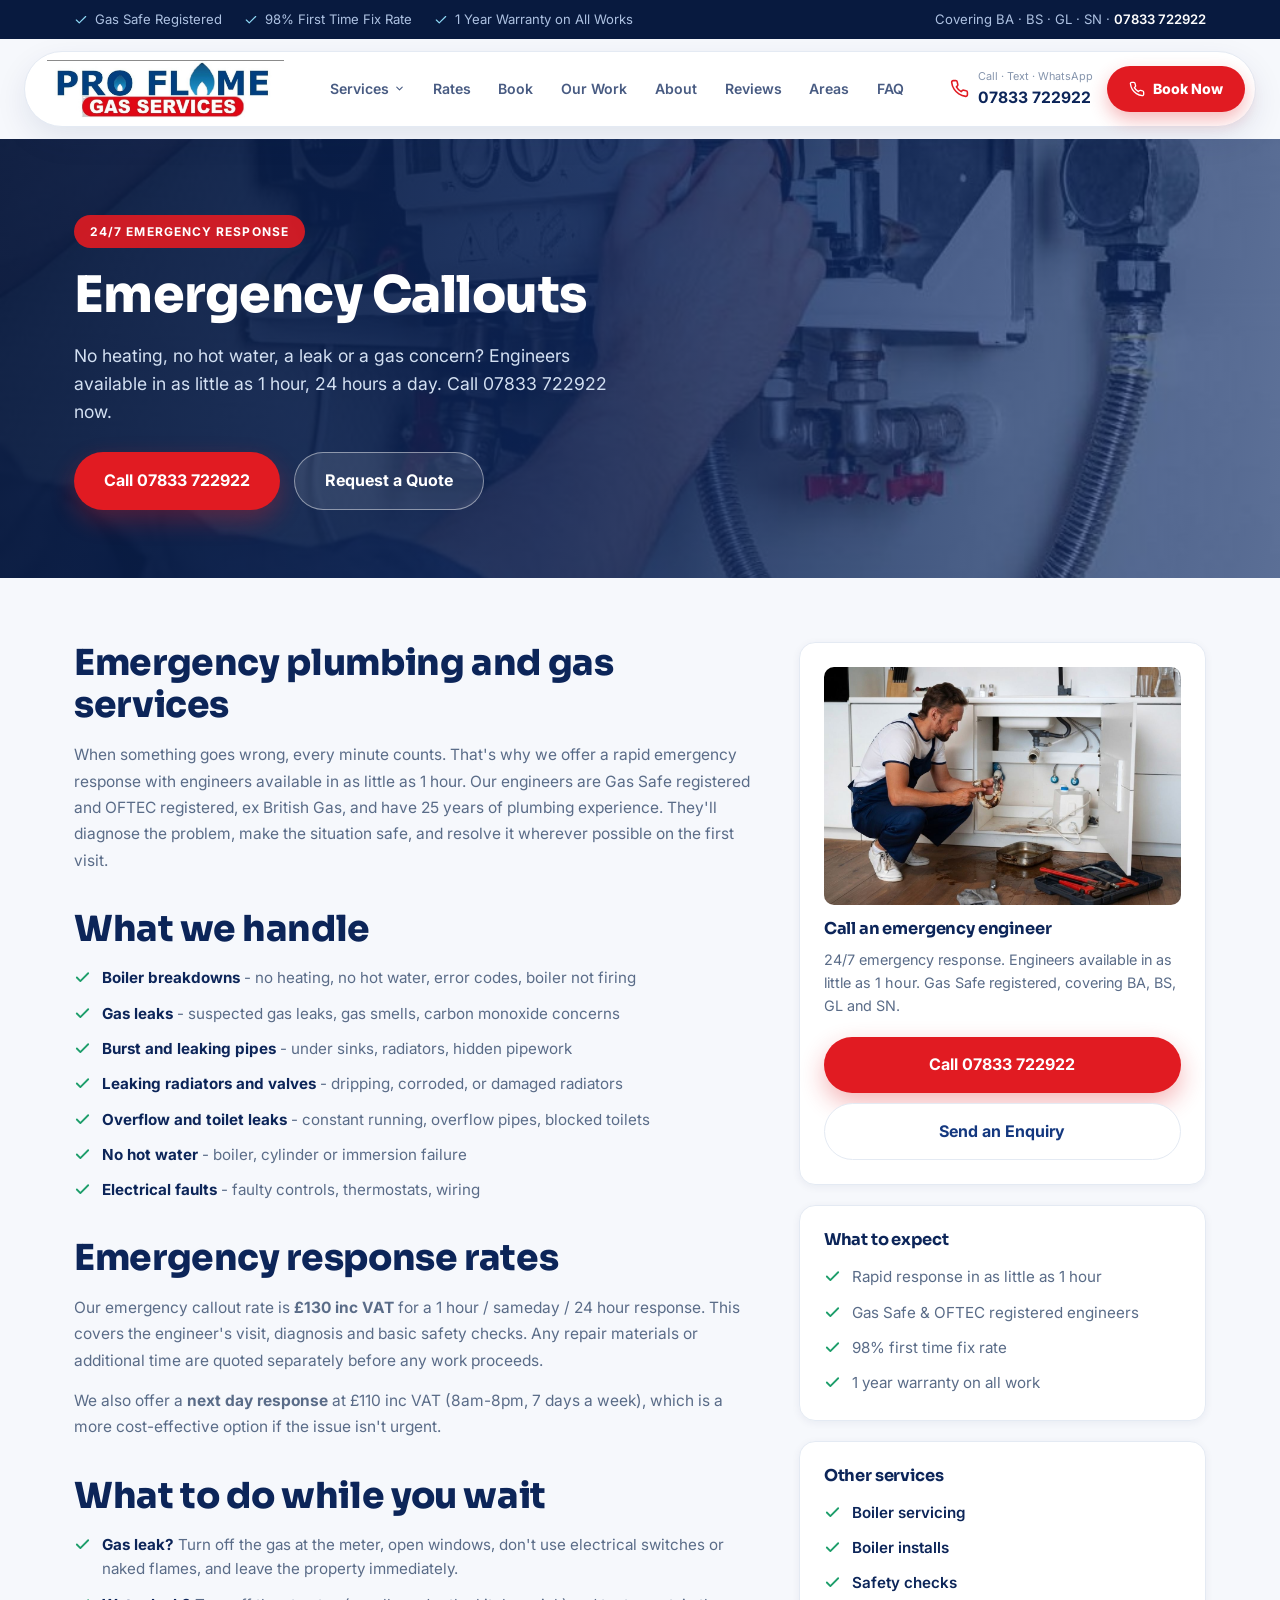
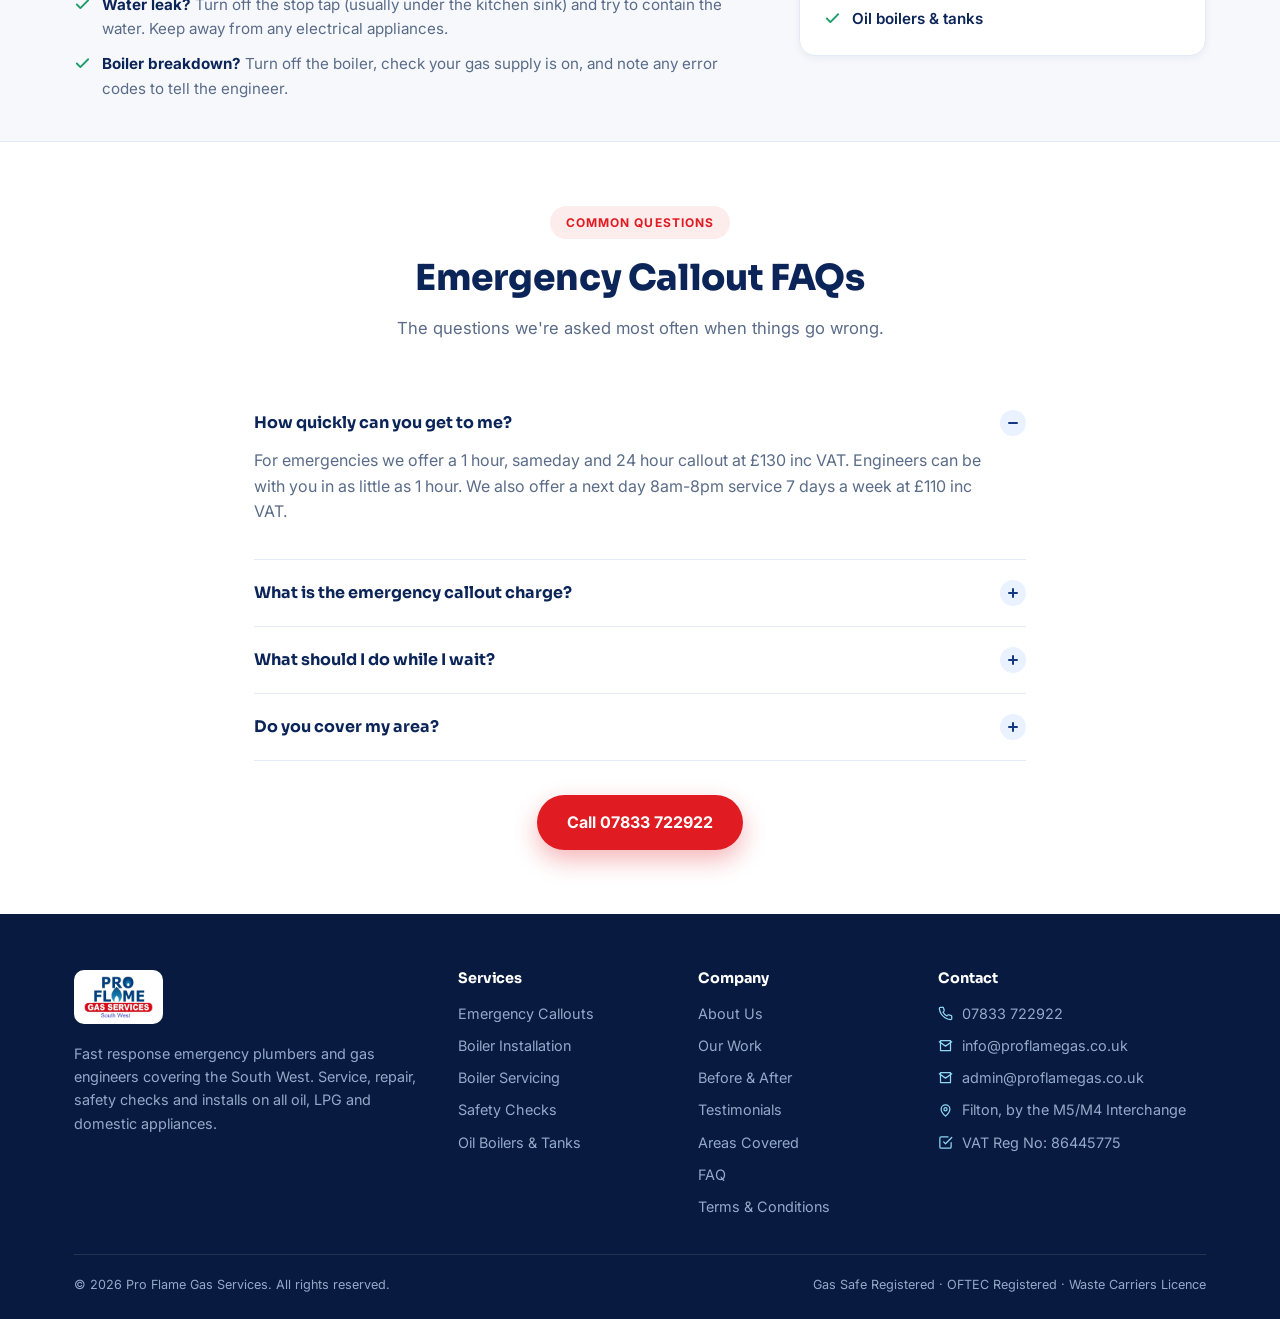
<file: Website/emergency-callouts.html>
<!DOCTYPE html>
<html lang="en-GB">
<head>
<meta charset="UTF-8">
<meta name="viewport" content="width=device-width, initial-scale=1.0">
<title>Emergency Callouts &amp; 24/7 Repairs | Pro Flame Gas Services</title>
<meta name="description" content="24/7 emergency plumbers and gas engineers. 1 hour response from £130 inc VAT. Burst pipes, boiler breakdowns, gas leaks and more. Covering BA, BS, GL and SN.">
<meta name="robots" content="index, follow">
<link rel="icon" href="assets/proflame-logo.jpg">
<link rel="preconnect" href="https://fonts.googleapis.com">
<link rel="preconnect" href="https://fonts.gstatic.com" crossorigin>
<link href="https://fonts.googleapis.com/css2?family=Sora:wght@600;700;800&family=Inter:wght@400;500;600;700&display=swap" rel="stylesheet">
<link rel="stylesheet" href="assets/site.css?v=20260819b">
<style>
    /* Collapsible mobile nav */
.mobile-nav .mn-group{position:relative;border-bottom:1px solid var(--border);}
.mobile-nav .mn-parent{
  width:100%;display:flex;align-items:center;justify-content:space-between;
  background:none;border:none;padding:13px 16px;font-weight:600;color:var(--navy-deep);
  font-size:0.98rem;cursor:pointer;font-family:'Inter',sans-serif;text-align:left;
}
.mobile-nav .mn-parent:hover{background:var(--blue-soft);}
.mn-caret{width:14px;height:14px;stroke:var(--navy);stroke-width:2.4;fill:none;
  stroke-linecap:round;stroke-linejoin:round;transition:transform .2s;}
.mn-group.open .mn-caret{transform:rotate(180deg);}
.mn-submenu{display:none;background:#f8fafd;padding:6px 8px;}
.mn-group.open .mn-submenu{display:block;}
.mn-submenu a{
  display:block;padding:10px 16px;margin-left:20px;border-radius:8px;
  font-size:0.9rem;color:var(--muted);
}
.mn-submenu a:hover{background:var(--blue-soft);color:var(--red);}
.mn-submenu a:last-child{margin-bottom:4px;}
  .svc-hero{position:relative;overflow:hidden;color:#fff;padding:76px 0 68px;}
  .svc-hero-bg{position:absolute;inset:0;background-image:url("assets/svc-emergency.jpg");background-size:cover;background-position:center;}
  .svc-hero-bg::after{content:"";position:absolute;inset:0;
    background:linear-gradient(100deg, rgba(8,26,63,0.95) 0%, rgba(12,37,89,0.88) 45%, rgba(20,56,127,0.55) 100%);}
  .svc-hero .wrap{position:relative;z-index:2;}
  .svc-hero h1{color:#fff;max-width:660px;}
  .svc-hero p.lead{color:#d3e0f2;font-size:1.1rem;max-width:560px;}
  .svc-back{display:inline-flex;align-items:center;gap:7px;color:#c3d3e5;font-size:0.86rem;font-weight:600;margin-bottom:14px;}
  .svc-back:hover{color:#fff;}
  .svc-hero-ctas{display:flex;gap:14px;flex-wrap:wrap;margin-top:26px;}
  .svc-body{background:var(--bg);padding:64px 0 40px;}
  .svc-grid{display:grid;grid-template-columns:1.25fr 0.75fr;gap:46px;align-items:start;}
  @media(max-width:900px){.svc-grid{grid-template-columns:1fr;}}
  .svc-copy h2{margin-top:34px;}
  .svc-copy h2:first-child{margin-top:0;}
  .svc-copy p{font-size:0.97rem;line-height:1.7;}
  .svc-list{list-style:none;padding:0;margin:16px 0 0;display:flex;flex-direction:column;gap:11px;}
  .svc-list li{position:relative;padding-left:28px;font-size:0.95rem;color:var(--muted);line-height:1.6;}
  .svc-list li .icon{position:absolute;left:0;top:3px;width:17px;height:17px;color:var(--success);stroke-width:2.6;}
  .svc-list li strong{color:var(--navy-deep);}
  .svc-list a{color:var(--navy-deep);font-weight:600;}
  .svc-list a:hover{color:var(--red);}
  .svc-aside{position:sticky;top:110px;display:flex;flex-direction:column;gap:20px;}
  .svc-card{background:#fff;border:1px solid var(--border);border-radius:var(--radius);box-shadow:var(--shadow-sm);padding:24px;}
  .svc-card h3{font-size:1.02rem;margin-bottom:10px;}
  .svc-card img{width:100%;border-radius:10px;margin-bottom:14px;}
  .svc-note{display:flex;gap:11px;align-items:flex-start;padding:14px 16px;border-radius:10px;
            background:#fff8e6;border:1px solid #f2dda4;font-size:0.88rem;color:#7a5b12;line-height:1.55;margin-top:20px;}
  .svc-note .icon{width:17px;height:17px;color:#b8860b;flex-shrink:0;margin-top:2px;}
  @media(max-width:900px){.svc-aside{position:static;}}
</style>
<script type="application/ld+json">
{
  "@context": "https://schema.org",
  "@type": "FAQPage",
  "mainEntity": [
    {"@type":"Question","name":"How quickly can you get to me?","acceptedAnswer":{"@type":"Answer","text":"For emergencies we offer a 1 hour, sameday and 24 hour callout at £130 inc VAT. Engineers can be with you in as little as 1 hour. We also offer a next day 8am-8pm service 7 days a week at £110 inc VAT."}},
    {"@type":"Question","name":"What is the emergency callout charge?","acceptedAnswer":{"@type":"Answer","text":"Our 1 hour / sameday / 24 hour emergency callout is £130 inc VAT. This covers the engineer's visit, diagnosis and basic safety checks. Any repair materials or additional time are quoted separately."}},
    {"@type":"Question","name":"What should I do while I wait?","acceptedAnswer":{"@type":"Answer","text":"If you suspect a gas leak, turn off the gas supply at the meter, open windows and leave the property immediately. Do not use any electrical switches or naked flames. For water leaks, turn off the stop tap and try to contain the water. For boiler breakdowns, turn off the boiler and wait for the engineer."}},
    {"@type":"Question","name":"Do you cover my area?","acceptedAnswer":{"@type":"Answer","text":"We cover the BA, BS, GL and SN postcode areas across the South West. We're based in Filton by the M5/M4 interchange, which lets us reach most of the region quickly."}}
  ]
}
</script>
</head>
<body>

<div class="topbar">
  <div class="wrap">
    <div class="badges">
      <span><svg class="icon" viewBox="0 0 24 24"><path d="M20 6 9 17l-5-5"/></svg> Gas Safe Registered</span>
      <span><svg class="icon" viewBox="0 0 24 24"><path d="M20 6 9 17l-5-5"/></svg> 98% First Time Fix Rate</span>
      <span><svg class="icon" viewBox="0 0 24 24"><path d="M20 6 9 17l-5-5"/></svg> 1 Year Warranty on All Works</span>
    </div>
    <div>Covering BA · BS · GL · SN · <a href="tel:+447833722922">07833 722922</a></div>
  </div>
</div>

<!-- Header -->
<header class="site">
  <div class="wrap">
    <div class="header-inner">
      <a class="logo" href="index.html"><img src="assets/proflame-logo-long.jpg" alt="Pro Flame Gas Services South West"></a>
      <nav class="main">
        <div class="nav-item">
          <a href="index.html#services">Services <svg class="nav-caret" viewBox="0 0 24 24"><path d="M6 9l6 6 6-6"/></svg></a>
          <div class="nav-drop">
            <a href="index.html#services"><svg class="icon" viewBox="0 0 24 24"><path d="M5 12h14M13 6l6 6-6 6"/></svg>All Services</a>
            <a href="boiler-servicing.html"><svg class="icon" viewBox="0 0 24 24"><path d="M5 12h14M13 6l6 6-6 6"/></svg>Boiler Servicing</a>
            <a href="boiler-installs.html"><svg class="icon" viewBox="0 0 24 24"><path d="M5 12h14M13 6l6 6-6 6"/></svg>Boiler Installs</a>
            <a href="safety-checks.html"><svg class="icon" viewBox="0 0 24 24"><path d="M5 12h14M13 6l6 6-6 6"/></svg>Safety Checks</a>
            <a href="emergency-callouts.html"><svg class="icon" viewBox="0 0 24 24"><path d="M5 12h14M13 6l6 6-6 6"/></svg>Emergency Callouts</a>
            <a href="oil-boilers-tanks.html"><svg class="icon" viewBox="0 0 24 24"><path d="M5 12h14M13 6l6 6-6 6"/></svg>Oil Boilers &amp; Tanks</a>
          </div>
        </div>
        <a href="index.html#pricing">Rates</a>
        <a href="booking.php?t=S">Book</a>
        <a href="index.html#our-work">Our Work</a>
        <a href="index.html#about">About</a>
        <a href="index.html#reviews">Reviews</a>
        <a href="index.html#coverage">Areas</a>
        <a href="index.html#faq">FAQ</a>
      </nav>
      <div class="header-cta">
        <div class="header-phone">
          <svg class="icon" viewBox="0 0 24 24"><path d="M22 16.92v3a2 2 0 0 1-2.18 2 19.79 19.79 0 0 1-8.63-3.07 19.5 19.5 0 0 1-6-6 19.79 19.79 0 0 1-3.07-8.67A2 2 0 0 1 4.11 2h3a2 2 0 0 1 2 1.72c.127.96.361 1.903.7 2.81a2 2 0 0 1-.45 2.11L8.09 9.91a16 16 0 0 0 6 6l1.27-1.27a2 2 0 0 1 2.11-.45c.907.339 1.85.573 2.81.7A2 2 0 0 1 22 16.92z"/></svg>
          <div class="txt"><small>Call · Text · WhatsApp</small><strong>07833 722922</strong></div>
        </div>
        <a href="tel:+447833722922" class="btn-pill"><svg class="icon" viewBox="0 0 24 24"><path d="M22 16.92v3a2 2 0 0 1-2.18 2 19.79 19.79 0 0 1-8.63-3.07 19.5 19.5 0 0 1-6-6 19.79 19.79 0 0 1-3.07-8.67A2 2 0 0 1 4.11 2h3a2 2 0 0 1 2 1.72c.127.96.361 1.903.7 2.81a2 2 0 0 1-.45 2.11L8.09 9.91a16 16 0 0 0 6 6l1.27-1.27a2 2 0 0 1 2.11-.45c.907.339 1.85.573 2.81.7A2 2 0 0 1 22 16.92z"/></svg>Book Now</a>
        <button class="nav-toggle" type="button" aria-label="Open menu" aria-expanded="false" aria-controls="mobile-nav">
          <span></span><span></span><span></span>
        </button>
      </div>
    </div>
    <nav class="mobile-nav" id="mobile-nav">
      <a href="index.html#services">Services</a>
      <a class="mn-sub" href="boiler-servicing.html">Boiler Servicing</a>
      <a class="mn-sub" href="boiler-installs.html">Boiler Installs</a>
      <a class="mn-sub" href="safety-checks.html">Safety Checks</a>
      <a class="mn-sub" href="emergency-callouts.html">Emergency Callouts</a>
      <a class="mn-sub" href="oil-boilers-tanks.html">Oil Boilers &amp; Tanks</a>
      <a href="index.html#pricing">Callout Rates</a>
      <a href="booking.php?t=S">Book Online</a>
      <a href="index.html#our-work">Our Work</a>
      <a href="index.html#about">About Us</a>
      <a href="index.html#reviews">Reviews</a>
      <a href="index.html#coverage">Areas Covered</a>
      <a href="index.html#faq">FAQ</a>
      <a href="terms.html">Terms &amp; Conditions</a>
      <a class="mn-call" href="tel:+447833722922">Call 07833 722922</a>
    </nav>
  </div>
</header>

<section class="svc-hero">
  <div class="svc-hero-bg"></div>
  <div class="wrap">
    <span class="eyebrow" style="background:rgba(225,27,34,0.9);color:#fff;">24/7 Emergency Response</span>
    <h1>Emergency Callouts</h1>
    <p class="lead">No heating, no hot water, a leak or a gas concern? Engineers available in as little as 1 hour, 24 hours a day. Call 07833 722922 now.</p>
    <div class="svc-hero-ctas">
      <a href="tel:+447833722922" class="btn btn-primary">Call 07833 722922</a>
      <a href="index.html#bookingForm" class="btn btn-ghost">Request a Quote</a>
    </div>
  </div>
</section>

<section class="svc-body">
  <div class="wrap svc-grid">
    <div class="svc-copy">
      <h2>Emergency plumbing and gas services</h2>
      <p>When something goes wrong, every minute counts. That's why we offer a rapid emergency response with engineers available in as little as 1 hour. Our engineers are Gas Safe registered and OFTEC registered, ex British Gas, and have 25 years of plumbing experience. They'll diagnose the problem, make the situation safe, and resolve it wherever possible on the first visit.</p>

      <h2>What we handle</h2>
      <ul class="svc-list">
        <li><svg class="icon" viewBox="0 0 24 24"><path d="M20 6 9 17l-5-5"/></svg><strong>Boiler breakdowns</strong> - no heating, no hot water, error codes, boiler not firing</li>
        <li><svg class="icon" viewBox="0 0 24 24"><path d="M20 6 9 17l-5-5"/></svg><strong>Gas leaks</strong> - suspected gas leaks, gas smells, carbon monoxide concerns</li>
        <li><svg class="icon" viewBox="0 0 24 24"><path d="M20 6 9 17l-5-5"/></svg><strong>Burst and leaking pipes</strong> - under sinks, radiators, hidden pipework</li>
        <li><svg class="icon" viewBox="0 0 24 24"><path d="M20 6 9 17l-5-5"/></svg><strong>Leaking radiators and valves</strong> - dripping, corroded, or damaged radiators</li>
        <li><svg class="icon" viewBox="0 0 24 24"><path d="M20 6 9 17l-5-5"/></svg><strong>Overflow and toilet leaks</strong> - constant running, overflow pipes, blocked toilets</li>
        <li><svg class="icon" viewBox="0 0 24 24"><path d="M20 6 9 17l-5-5"/></svg><strong>No hot water</strong> - boiler, cylinder or immersion failure</li>
        <li><svg class="icon" viewBox="0 0 24 24"><path d="M20 6 9 17l-5-5"/></svg><strong>Electrical faults</strong> - faulty controls, thermostats, wiring</li>
      </ul>

      <h2>Emergency response rates</h2>
      <p>Our emergency callout rate is <strong>£130 inc VAT</strong> for a 1 hour / sameday / 24 hour response. This covers the engineer's visit, diagnosis and basic safety checks. Any repair materials or additional time are quoted separately before any work proceeds.</p>
      <p>We also offer a <strong>next day response</strong> at £110 inc VAT (8am-8pm, 7 days a week), which is a more cost-effective option if the issue isn't urgent.</p>

      <h2>What to do while you wait</h2>
      <ul class="svc-list">
        <li><svg class="icon" viewBox="0 0 24 24"><path d="M20 6 9 17l-5-5"/></svg><strong>Gas leak?</strong> Turn off the gas at the meter, open windows, don't use electrical switches or naked flames, and leave the property immediately.</li>
        <li><svg class="icon" viewBox="0 0 24 24"><path d="M20 6 9 17l-5-5"/></svg><strong>Water leak?</strong> Turn off the stop tap (usually under the kitchen sink) and try to contain the water. Keep away from any electrical appliances.</li>
        <li><svg class="icon" viewBox="0 0 24 24"><path d="M20 6 9 17l-5-5"/></svg><strong>Boiler breakdown?</strong> Turn off the boiler, check your gas supply is on, and note any error codes to tell the engineer.</li>
      </ul>
    </div>

    <aside class="svc-aside">
      <div class="svc-card">
        <img src="assets/leak-repair-before.jpg" alt="Emergency leak repair before photo">
        <h3>Call an emergency engineer</h3>
        <p style="font-size:0.9rem;">24/7 emergency response. Engineers available in as little as 1 hour. Gas Safe registered, covering BA, BS, GL and SN.</p>
        <a href="tel:+447833722922" class="btn btn-primary btn-block" style="margin-top:6px;">Call 07833 722922</a>
        <a href="index.html#bookingForm" class="btn btn-back btn-block" style="margin-top:10px;">Send an Enquiry</a>
      </div>

      <div class="svc-card">
        <h3>What to expect</h3>
        <ul class="svc-list">
          <li><svg class="icon" viewBox="0 0 24 24"><path d="M20 6 9 17l-5-5"/></svg>Rapid response in as little as 1 hour</li>
          <li><svg class="icon" viewBox="0 0 24 24"><path d="M20 6 9 17l-5-5"/></svg>Gas Safe &amp; OFTEC registered engineers</li>
          <li><svg class="icon" viewBox="0 0 24 24"><path d="M20 6 9 17l-5-5"/></svg>98% first time fix rate</li>
          <li><svg class="icon" viewBox="0 0 24 24"><path d="M20 6 9 17l-5-5"/></svg>1 year warranty on all work</li>
        </ul>
      </div>

      <div class="svc-card">
        <h3>Other services</h3>
        <ul class="svc-list">
          <li><svg class="icon" viewBox="0 0 24 24"><path d="M20 6 9 17l-5-5"/></svg><a href="boiler-servicing.html">Boiler servicing</a></li>
          <li><svg class="icon" viewBox="0 0 24 24"><path d="M20 6 9 17l-5-5"/></svg><a href="boiler-installs.html">Boiler installs</a></li>
          <li><svg class="icon" viewBox="0 0 24 24"><path d="M20 6 9 17l-5-5"/></svg><a href="safety-checks.html">Safety checks</a></li>
          <li><svg class="icon" viewBox="0 0 24 24"><path d="M20 6 9 17l-5-5"/></svg><a href="oil-boilers-tanks.html">Oil boilers &amp; tanks</a></li>
        </ul>
      </div>
    </aside>
  </div>
</section>

<!-- FAQ -->
<section style="background:#fff;border-top:1px solid var(--border);padding:64px 0;">
  <div class="wrap" style="max-width:820px;">
    <div class="section-head">
      <span class="eyebrow">Common Questions</span>
      <h2>Emergency Callout FAQs</h2>
      <p>The questions we're asked most often when things go wrong.</p>
    </div>
    <div class="faq-list">
      <details class="faq-item" open>
        <summary>How quickly can you get to me? <span class="plus"></span></summary>
        <p>For emergencies we offer a 1 hour, sameday and 24 hour callout at £130 inc VAT. Engineers can be with you in as little as 1 hour. We also offer a next day 8am-8pm service 7 days a week at £110 inc VAT.</p>
      </details>
      <details class="faq-item">
        <summary>What is the emergency callout charge? <span class="plus"></span></summary>
        <p>Our 1 hour / sameday / 24 hour emergency callout is £130 inc VAT. This covers the engineer's visit, diagnosis and basic safety checks. Any repair materials or additional time are quoted separately.</p>
      </details>
      <details class="faq-item">
        <summary>What should I do while I wait? <span class="plus"></span></summary>
        <p>If you suspect a gas leak, turn off the gas supply at the meter, open windows and leave the property immediately. Do not use any electrical switches or naked flames. For water leaks, turn off the stop tap and try to contain the water. For boiler breakdowns, turn off the boiler and wait for the engineer.</p>
      </details>
      <details class="faq-item">
        <summary>Do you cover my area? <span class="plus"></span></summary>
        <p>We cover the BA, BS, GL and SN postcode areas across the South West. We're based in Filton by the M5/M4 interchange, which lets us reach most of the region quickly.</p>
      </details>
    </div>
    <div style="text-align:center;margin-top:34px;">
      <a href="tel:+447833722922" class="btn btn-primary">Call 07833 722922</a>
    </div>
  </div>
</section>

<!-- Footer -->
<footer class="site">
  <div class="wrap">
    <div class="footer-grid">
      <div>
        <img class="flogo" src="assets/proflame-logo.jpg" alt="Pro Flame Gas Services South West">
        <p style="color:#93a9cb;">Fast response emergency plumbers and gas engineers covering the South West. Service, repair, safety checks and installs on all oil, LPG and domestic appliances.</p>
      </div>
      <div>
        <h4>Services</h4>
        <ul>
          <li><a href="emergency-callouts.html">Emergency Callouts</a></li>
          <li><a href="boiler-installs.html">Boiler Installation</a></li>
          <li><a href="boiler-servicing.html">Boiler Servicing</a></li>
          <li><a href="safety-checks.html">Safety Checks</a></li>
          <li><a href="oil-boilers-tanks.html">Oil Boilers &amp; Tanks</a></li>
        </ul>
      </div>
      <div>
        <h4>Company</h4>
        <ul>
          <li><a href="index.html#about">About Us</a></li>
          <li><a href="index.html#our-work">Our Work</a></li>
          <li><a href="index.html#before-after">Before &amp; After</a></li>
          <li><a href="index.html#reviews">Testimonials</a></li>
          <li><a href="index.html#coverage">Areas Covered</a></li>
          <li><a href="index.html#faq">FAQ</a></li>
          <li><a href="terms.html">Terms &amp; Conditions</a></li>
        </ul>
      </div>
      <div>
        <h4>Contact</h4>
        <ul>
          <li><svg class="icon" viewBox="0 0 24 24"><path d="M22 16.92v3a2 2 0 0 1-2.18 2 19.79 19.79 0 0 1-8.63-3.07 19.5 19.5 0 0 1-6-6 19.79 19.79 0 0 1-3.07-8.67A2 2 0 0 1 4.11 2h3a2 2 0 0 1 2 1.72c.127.96.361 1.903.7 2.81a2 2 0 0 1-.45 2.11L8.09 9.91a16 16 0 0 0 6 6l1.27-1.27a2 2 0 0 1 2.11-.45c.907.339 1.85.573 2.81.7A2 2 0 0 1 22 16.92z"/></svg><a href="tel:+447833722922">07833 722922</a></li>
          <li><svg class="icon" viewBox="0 0 24 24"><path d="M4 4h16v16H4z"/><path d="m22 6-10 7L2 6"/></svg><a href="mailto:info@proflamegas.co.uk">info@proflamegas.co.uk</a></li>
          <li><svg class="icon" viewBox="0 0 24 24"><path d="M4 4h16v16H4z"/><path d="m22 6-10 7L2 6"/></svg><a href="mailto:admin@proflamegas.co.uk">admin@proflamegas.co.uk</a></li>
          <li><svg class="icon" viewBox="0 0 24 24"><path d="M12 21s-7-6.1-7-11a7 7 0 0 1 14 0c0 4.9-7 11-7 11z"/><circle cx="12" cy="10" r="2.5"/></svg>Filton, by the M5/M4 Interchange</li>
          <li><svg class="icon" viewBox="0 0 24 24"><path d="M9 11l3 3L22 4"/><path d="M21 12v7a2 2 0 0 1-2 2H5a2 2 0 0 1-2-2V5a2 2 0 0 1 2-2h11"/></svg>VAT Reg No: 86445775</li>
        </ul>
      </div>
    </div>
    <div class="footer-bottom">
      <span>© 2026 Pro Flame Gas Services. All rights reserved.</span>
      <span>Gas Safe Registered · OFTEC Registered · Waste Carriers Licence</span>
    </div>
  </div>
</footer>

<div class="sticky-call">
  <a href="tel:+447833722922"><svg class="icon" viewBox="0 0 24 24"><path d="M22 16.92v3a2 2 0 0 1-2.18 2 19.79 19.79 0 0 1-8.63-3.07 19.5 19.5 0 0 1-6-6 19.79 19.79 0 0 1-3.07-8.67A2 2 0 0 1 4.11 2h3a2 2 0 0 1 2 1.72c.127.96.361 1.903.7 2.81a2 2 0 0 1-.45 2.11L8.09 9.91a16 16 0 0 0 6 6l1.27-1.27a2 2 0 0 1 2.11-.45c.907.339 1.85.573 2.81.7A2 2 0 0 1 22 16.92z"/></svg>Call Now on 07833 722922</a>
</div>

<script>
  (function () {
    var btn = document.querySelector('.nav-toggle');
    var panel = document.getElementById('mobile-nav');
    if (!btn || !panel) return;
    function close() { panel.classList.remove('open'); btn.setAttribute('aria-expanded','false'); btn.setAttribute('aria-label','Open menu'); }
    btn.addEventListener('click', function () {
      var open = panel.classList.toggle('open');
      btn.setAttribute('aria-expanded', open ? 'true' : 'false');
      btn.setAttribute('aria-label', open ? 'Close menu' : 'Open menu');
    });
    panel.addEventListener('click', function (e) { if (e.target.tagName === 'A') close(); });
    document.addEventListener('keydown', function (e) { if (e.key === 'Escape') close(); });
    window.addEventListener('resize', function () { if (window.innerWidth > 1220) close(); });
  })();
</script>
</body>
</html>
</file>
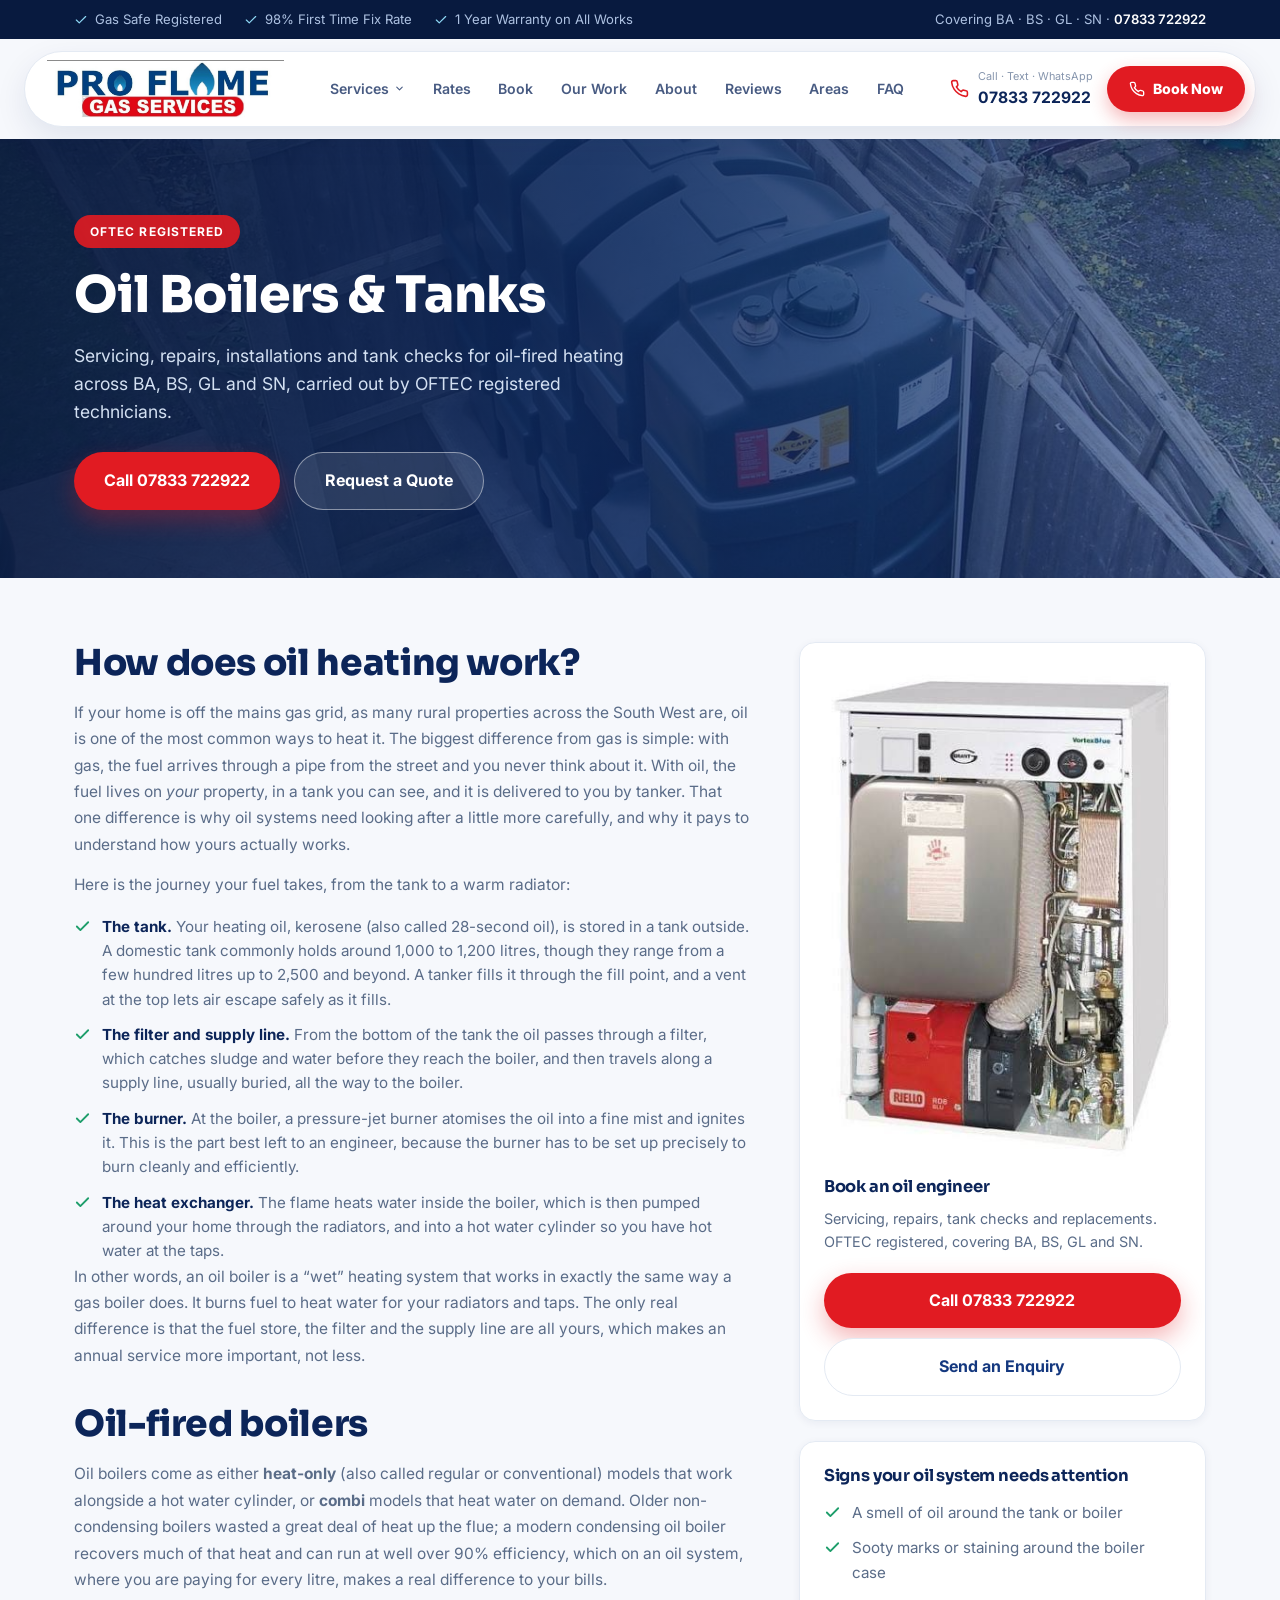
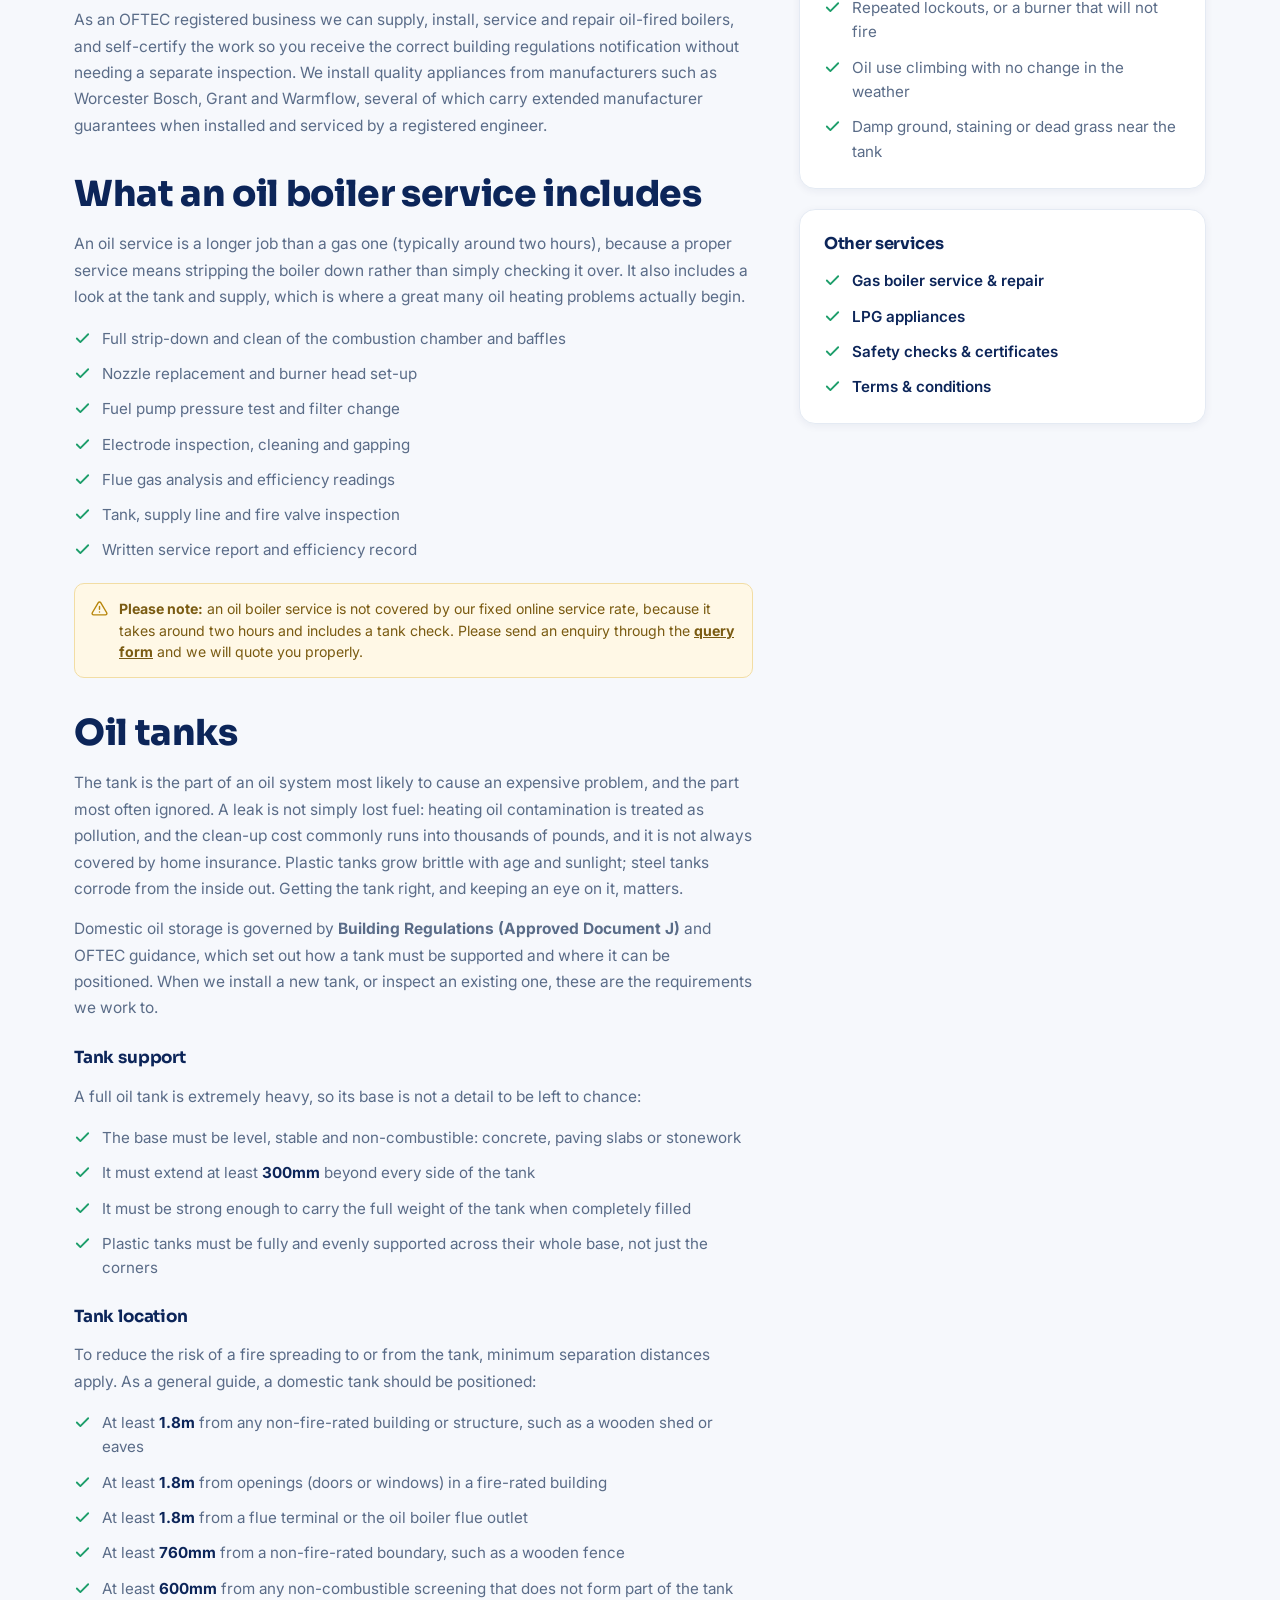
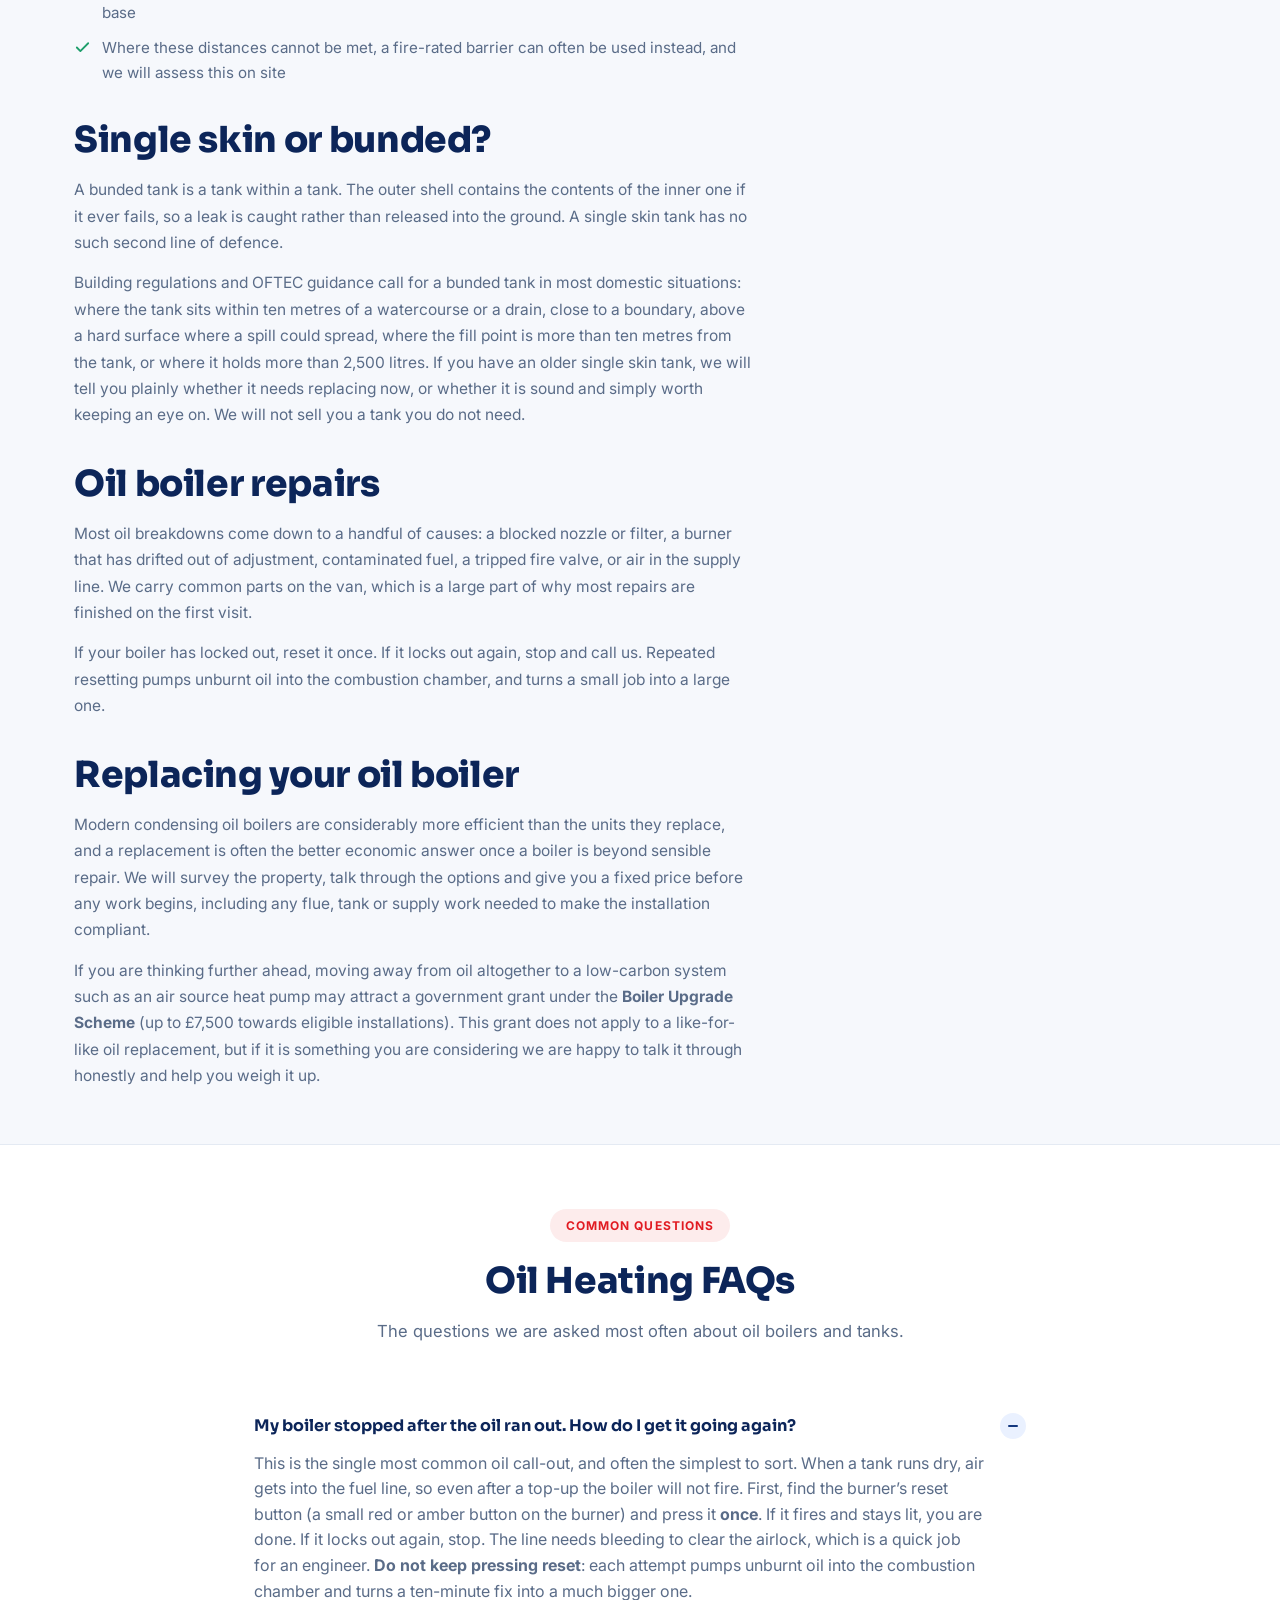
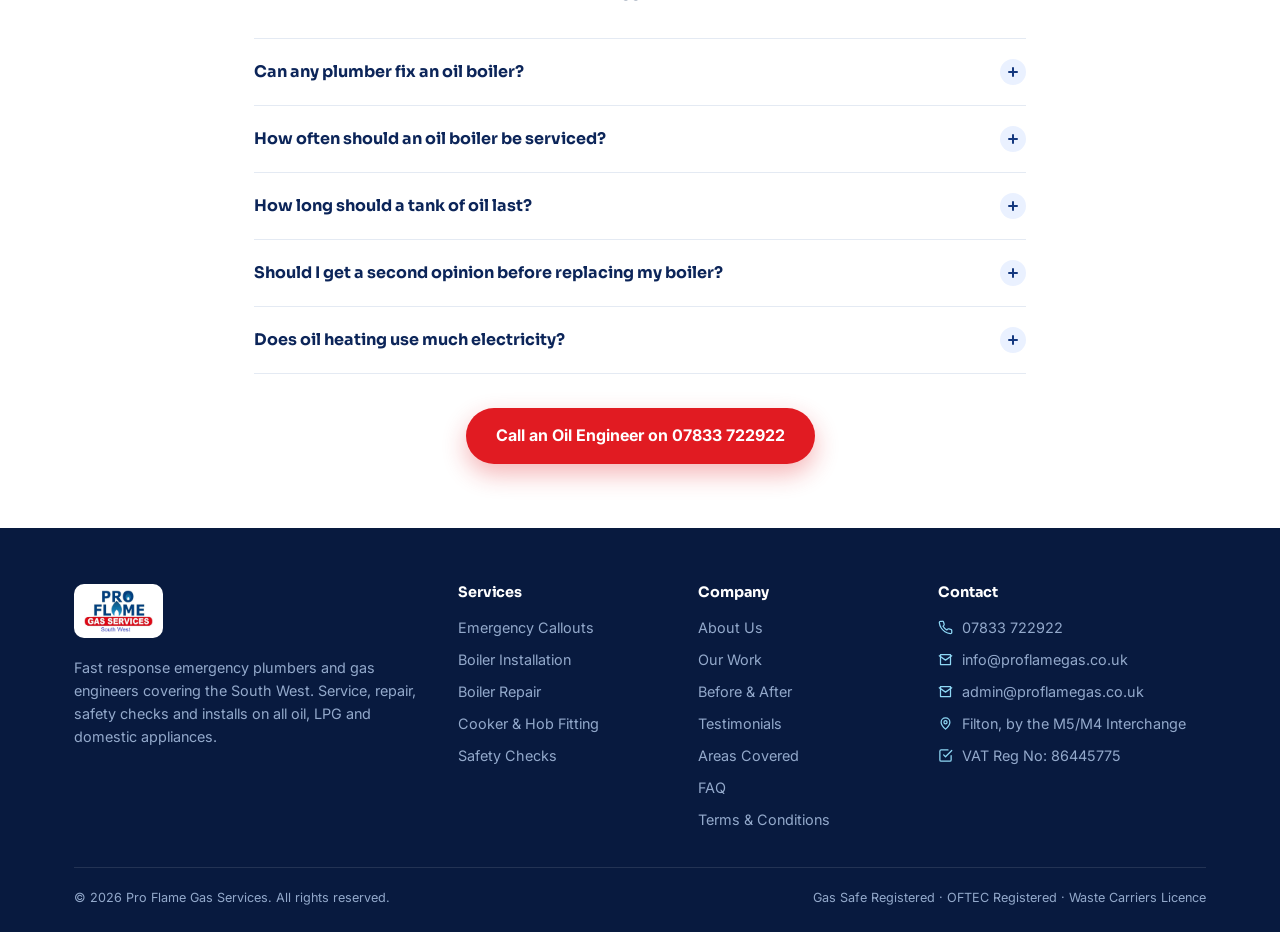
<file: Website/oil-boilers-tanks.html>
<!DOCTYPE html>
<html lang="en-GB">
<head>
<meta charset="UTF-8">
<meta name="viewport" content="width=device-width, initial-scale=1.0">
<title>Oil Boiler Service, Repair &amp; Tank Care | Pro Flame Gas Services</title>
<meta name="description" content="OFTEC registered oil boiler servicing, repairs, installations and oil tank checks across BA, BS, GL and SN. Bunded tank inspections, full strip-down services and emergency oil heating repairs.">
<meta name="robots" content="index, follow">
<link rel="icon" href="assets/proflame-logo.jpg">
<link rel="preconnect" href="https://fonts.googleapis.com">
<link rel="preconnect" href="https://fonts.gstatic.com" crossorigin>
<link href="https://fonts.googleapis.com/css2?family=Sora:wght@600;700;800&family=Inter:wght@400;500;600;700&display=swap" rel="stylesheet">
<link rel="stylesheet" href="assets/site.css?v=20260819b">
<style>
  /* Collapsible mobile nav */
.mobile-nav .mn-group{position:relative;border-bottom:1px solid var(--border);}
.mobile-nav .mn-parent{
  width:100%;display:flex;align-items:center;justify-content:space-between;
  background:none;border:none;padding:13px 16px;font-weight:600;color:var(--navy-deep);
  font-size:0.98rem;cursor:pointer;font-family:'Inter',sans-serif;text-align:left;
}
.mobile-nav .mn-parent:hover{background:var(--blue-soft);}
.mn-caret{width:14px;height:14px;stroke:var(--navy);stroke-width:2.4;fill:none;
  stroke-linecap:round;stroke-linejoin:round;transition:transform .2s;}
.mn-group.open .mn-caret{transform:rotate(180deg);}
.mn-submenu{display:none;background:#f8fafd;padding:6px 8px;}
.mn-group.open .mn-submenu{display:block;}
.mn-submenu a{
  display:block;padding:10px 16px;margin-left:20px;border-radius:8px;
  font-size:0.9rem;color:var(--muted);
}
.mn-submenu a:hover{background:var(--blue-soft);color:var(--red);}
.mn-submenu a:last-child{margin-bottom:4px;}
  /* Hero uses the client's own oil tank photo as the background */
  .svc-hero{position:relative;overflow:hidden;color:#fff;padding:76px 0 68px;}
  .svc-hero-bg{position:absolute;inset:0;background-image:url("assets/oil-tank.jpg");background-size:cover;background-position:center;}
  .svc-hero-bg::after{content:"";position:absolute;inset:0;
    background:linear-gradient(100deg, rgba(8,26,63,0.95) 0%, rgba(12,37,89,0.88) 45%, rgba(20,56,127,0.55) 100%);}
  .svc-hero .wrap{position:relative;z-index:2;}
  .svc-hero h1{color:#fff;max-width:660px;}
  .svc-hero p.lead{color:#d3e0f2;font-size:1.1rem;max-width:560px;}
  .svc-back{display:inline-flex;align-items:center;gap:7px;color:#c3d3e5;font-size:0.86rem;font-weight:600;margin-bottom:14px;}
  .svc-back:hover{color:#fff;}
  .svc-hero-ctas{display:flex;gap:14px;flex-wrap:wrap;margin-top:26px;}

  .svc-body{background:var(--bg);padding:64px 0 40px;}
  .svc-grid{display:grid;grid-template-columns:1.25fr 0.75fr;gap:46px;align-items:start;}
  @media(max-width:900px){.svc-grid{grid-template-columns:1fr;}}
  .svc-copy h2{margin-top:34px;}
  .svc-copy h2:first-child{margin-top:0;}
  .svc-copy p{font-size:0.97rem;line-height:1.7;}
  .svc-list{list-style:none;padding:0;margin:16px 0 0;display:flex;flex-direction:column;gap:11px;}
  /* icon is absolutely positioned so inline <strong> in the text does not
     get treated as a separate flex item and break onto its own column */
  .svc-list li{position:relative;padding-left:28px;font-size:0.95rem;color:var(--muted);line-height:1.6;}
  .svc-list li .icon{position:absolute;left:0;top:3px;width:17px;height:17px;color:var(--success);stroke-width:2.6;}
  .svc-list li strong{color:var(--navy-deep);}
  .svc-list a{color:var(--navy-deep);font-weight:600;}
  .svc-list a:hover{color:var(--red);}
  .svc-aside{position:sticky;top:110px;display:flex;flex-direction:column;gap:20px;}
  .svc-card{background:#fff;border:1px solid var(--border);border-radius:var(--radius);box-shadow:var(--shadow-sm);padding:24px;}
  .svc-card h3{font-size:1.02rem;margin-bottom:10px;}
  .svc-card img{width:100%;border-radius:10px;margin-bottom:14px;}
  .svc-note{display:flex;gap:11px;align-items:flex-start;padding:14px 16px;border-radius:10px;
            background:#fff8e6;border:1px solid #f2dda4;font-size:0.88rem;color:#7a5b12;line-height:1.55;margin-top:20px;}
  .svc-note .icon{width:17px;height:17px;color:#b8860b;flex-shrink:0;margin-top:2px;}
  @media(max-width:900px){.svc-aside{position:static;}}
</style>
<script type="application/ld+json">
{
  "@context": "https://schema.org",
  "@type": "FAQPage",
  "mainEntity": [
    {"@type":"Question","name":"My oil boiler stopped after the oil ran out - how do I get it going again?","acceptedAnswer":{"@type":"Answer","text":"When a tank runs dry, air gets into the fuel line, so the boiler will not fire even after a top-up. Press the burner reset button once. If it fires and stays lit, you are done. If it locks out again, the line needs bleeding to clear the airlock - a quick job for an OFTEC engineer. Do not keep pressing reset, as each attempt pumps unburnt oil into the combustion chamber."}},
    {"@type":"Question","name":"Can any plumber fix an oil boiler?","acceptedAnswer":{"@type":"Answer","text":"No. A general plumber handles pipes, radiators and taps, but oil-fired appliances legally require an OFTEC registered technician trained on burners, fuel pumps, photocells and combustion. Pro Flame Gas Services is OFTEC registered and can service, repair, install and certify oil systems."}},
    {"@type":"Question","name":"How often should an oil boiler be serviced?","acceptedAnswer":{"@type":"Answer","text":"Once a year. An annual service keeps the boiler safe and efficient, catches faults early, and keeps any manufacturer warranty valid - most warranties are void if a boiler misses its yearly service."}},
    {"@type":"Question","name":"How long should a tank of oil last?","acceptedAnswer":{"@type":"Answer","text":"It depends on your home, the weather and how long the heating runs. As a rough example, a system burning around four litres an hour, run a few hours a day, uses a few hundred litres over a month in colder weather. Check your tank gauge regularly and order before it runs low."}},
    {"@type":"Question","name":"Should I get a second opinion before replacing my oil boiler?","acceptedAnswer":{"@type":"Answer","text":"Yes. Oil boilers are robust and many faults quoted as needing replacement are actually a worn nozzle, dirty photocell, tired pump or blocked filter. Get an honest assessment of whether the boiler is worth repairing before committing to a replacement."}},
    {"@type":"Question","name":"Does oil heating use much electricity?","acceptedAnswer":{"@type":"Answer","text":"Very little. The oil provides the heat; electricity only runs the burner, pump and controls, which draw a small amount of power. Your heating cost is overwhelmingly the oil, not the electricity."}}
  ]
}
</script>
</head>
<body>

<div class="topbar">
  <div class="wrap">
    <div class="badges">
      <span><svg class="icon" viewBox="0 0 24 24"><path d="M20 6 9 17l-5-5"/></svg> Gas Safe Registered</span>
      <span><svg class="icon" viewBox="0 0 24 24"><path d="M20 6 9 17l-5-5"/></svg> 98% First Time Fix Rate</span>
      <span><svg class="icon" viewBox="0 0 24 24"><path d="M20 6 9 17l-5-5"/></svg> 1 Year Warranty on All Works</span>
    </div>
    <div>Covering BA · BS · GL · SN · <a href="tel:+447833722922">07833 722922</a></div>
  </div>
</div>

<!-- Header -->
<header class="site">
  <div class="wrap">
    <div class="header-inner">
      <a class="logo" href="index.html"><img src="assets/proflame-logo-long.jpg" alt="Pro Flame Gas Services South West"></a>
      <nav class="main">
        <div class="nav-item">
          <a href="index.html#services">Services <svg class="nav-caret" viewBox="0 0 24 24"><path d="M6 9l6 6 6-6"/></svg></a>
          <div class="nav-drop">
            <a href="index.html#services"><svg class="icon" viewBox="0 0 24 24"><path d="M5 12h14M13 6l6 6-6 6"/></svg>All Services</a>
            <a href="oil-boilers-tanks.html"><svg class="icon" viewBox="0 0 24 24"><path d="M5 12h14M13 6l6 6-6 6"/></svg>Oil Boilers &amp; Tanks</a>
            <a href="index.html#services"><svg class="icon" viewBox="0 0 24 24"><path d="M5 12h14M13 6l6 6-6 6"/></svg>LPG Appliances</a>
            <a href="index.html#services"><svg class="icon" viewBox="0 0 24 24"><path d="M5 12h14M13 6l6 6-6 6"/></svg>Safety Checks</a>
            <a href="index.html#services"><svg class="icon" viewBox="0 0 24 24"><path d="M5 12h14M13 6l6 6-6 6"/></svg>Boiler Swaps</a>
          </div>
        </div>
        <a href="index.html#pricing">Rates</a>
        <a href="booking.php?t=S">Book</a>
        <a href="index.html#our-work">Our Work</a>
        <a href="index.html#about">About</a>
        <a href="index.html#reviews">Reviews</a>
        <a href="index.html#coverage">Areas</a>
        <a href="index.html#faq">FAQ</a>
      </nav>
      <div class="header-cta">
        <div class="header-phone">
          <svg class="icon" viewBox="0 0 24 24"><path d="M22 16.92v3a2 2 0 0 1-2.18 2 19.79 19.79 0 0 1-8.63-3.07 19.5 19.5 0 0 1-6-6 19.79 19.79 0 0 1-3.07-8.67A2 2 0 0 1 4.11 2h3a2 2 0 0 1 2 1.72c.127.96.361 1.903.7 2.81a2 2 0 0 1-.45 2.11L8.09 9.91a16 16 0 0 0 6 6l1.27-1.27a2 2 0 0 1 2.11-.45c.907.339 1.85.573 2.81.7A2 2 0 0 1 22 16.92z"/></svg>
          <div class="txt"><small>Call · Text · WhatsApp</small><strong>07833 722922</strong></div>
        </div>
        <a href="tel:+447833722922" class="btn-pill"><svg class="icon" viewBox="0 0 24 24"><path d="M22 16.92v3a2 2 0 0 1-2.18 2 19.79 19.79 0 0 1-8.63-3.07 19.5 19.5 0 0 1-6-6 19.79 19.79 0 0 1-3.07-8.67A2 2 0 0 1 4.11 2h3a2 2 0 0 1 2 1.72c.127.96.361 1.903.7 2.81a2 2 0 0 1-.45 2.11L8.09 9.91a16 16 0 0 0 6 6l1.27-1.27a2 2 0 0 1 2.11-.45c.907.339 1.85.573 2.81.7A2 2 0 0 1 22 16.92z"/></svg>Book Now</a>
        <button class="nav-toggle" type="button" aria-label="Open menu" aria-expanded="false" aria-controls="mobile-nav">
          <span></span><span></span><span></span>
        </button>
      </div>
    </div>
    <nav class="mobile-nav" id="mobile-nav">
      <a href="index.html#services">Services</a>
      <a class="mn-sub" href="oil-boilers-tanks.html">Oil Boilers &amp; Tanks</a>
      <a class="mn-sub" href="index.html#services">LPG Appliances</a>
      <a class="mn-sub" href="index.html#services">Safety Checks</a>
      <a href="index.html#pricing">Callout Rates</a>
      <a href="booking.php?t=S">Book Online</a>
      <a href="index.html#our-work">Our Work</a>
      <a href="index.html#about">About Us</a>
      <a href="index.html#reviews">Reviews</a>
      <a href="index.html#coverage">Areas Covered</a>
      <a href="index.html#faq">FAQ</a>
      <a href="terms.html">Terms &amp; Conditions</a>
      <a class="mn-call" href="tel:+447833722922">Call 07833 722922</a>
    </nav>
  </div>
</header>

<section class="svc-hero">
  <div class="svc-hero-bg"></div>
  <div class="wrap">
    <span class="eyebrow" style="background:rgba(225,27,34,0.9);color:#fff;">OFTEC Registered</span>
    <h1>Oil Boilers &amp; Tanks</h1>
    <p class="lead">Servicing, repairs, installations and tank checks for oil-fired heating across BA, BS, GL and SN, carried out by OFTEC registered technicians.</p>
    <div class="svc-hero-ctas">
      <a href="tel:+447833722922" class="btn btn-primary">Call 07833 722922</a>
      <a href="index.html#bookingForm" class="btn btn-ghost">Request a Quote</a>
    </div>
  </div>
</section>

<section class="svc-body">
  <div class="wrap svc-grid">
    <div class="svc-copy">
      <h2>How does oil heating work?</h2>
      <p>If your home is off the mains gas grid, as many rural properties across the South West are, oil is one of the most
         common ways to heat it. The biggest difference from gas is simple: with gas, the fuel arrives through a pipe from the
         street and you never think about it. With oil, the fuel lives on <em>your</em> property, in a tank you can see, and it is
         delivered to you by tanker. That one difference is why oil systems need looking after a little more carefully, and why
         it pays to understand how yours actually works.</p>
      <p>Here is the journey your fuel takes, from the tank to a warm radiator:</p>
      <ul class="svc-list">
        <li><svg class="icon" viewBox="0 0 24 24"><path d="M20 6 9 17l-5-5"/></svg><strong>The tank.</strong> Your heating oil, kerosene (also called 28-second oil), is stored in a tank outside. A domestic tank commonly holds around 1,000 to 1,200 litres, though they range from a few hundred litres up to 2,500 and beyond. A tanker fills it through the fill point, and a vent at the top lets air escape safely as it fills.</li>
        <li><svg class="icon" viewBox="0 0 24 24"><path d="M20 6 9 17l-5-5"/></svg><strong>The filter and supply line.</strong> From the bottom of the tank the oil passes through a filter, which catches sludge and water before they reach the boiler, and then travels along a supply line, usually buried, all the way to the boiler.</li>
        <li><svg class="icon" viewBox="0 0 24 24"><path d="M20 6 9 17l-5-5"/></svg><strong>The burner.</strong> At the boiler, a pressure-jet burner atomises the oil into a fine mist and ignites it. This is the part best left to an engineer, because the burner has to be set up precisely to burn cleanly and efficiently.</li>
        <li><svg class="icon" viewBox="0 0 24 24"><path d="M20 6 9 17l-5-5"/></svg><strong>The heat exchanger.</strong> The flame heats water inside the boiler, which is then pumped around your home through the radiators, and into a hot water cylinder so you have hot water at the taps.</li>
      </ul>
      <p>In other words, an oil boiler is a &ldquo;wet&rdquo; heating system that works in exactly the same way a gas boiler does. It
         burns fuel to heat water for your radiators and taps. The only real difference is that the fuel store, the filter and the
         supply line are all yours, which makes an annual service more important, not less.</p>

      <h2>Oil-fired boilers</h2>
      <p>Oil boilers come as either <strong>heat-only</strong> (also called regular or conventional) models that work alongside a
         hot water cylinder, or <strong>combi</strong> models that heat water on demand. Older non-condensing boilers wasted a
         great deal of heat up the flue; a modern condensing oil boiler recovers much of that heat and can run at well over 90%
         efficiency, which on an oil system, where you are paying for every litre, makes a real difference to your bills.</p>
      <p>As an OFTEC registered business we can supply, install, service and repair oil-fired boilers, and self-certify the work so
         you receive the correct building regulations notification without needing a separate inspection. We install quality
         appliances from manufacturers such as Worcester Bosch, Grant and Warmflow, several of which carry extended manufacturer
         guarantees when installed and serviced by a registered engineer.</p>

      <h2>What an oil boiler service includes</h2>
      <p>An oil service is a longer job than a gas one (typically around two hours), because a proper service means stripping
         the boiler down rather than simply checking it over. It also includes a look at the tank and supply, which is where a
         great many oil heating problems actually begin.</p>
      <ul class="svc-list">
        <li><svg class="icon" viewBox="0 0 24 24"><path d="M20 6 9 17l-5-5"/></svg>Full strip-down and clean of the combustion chamber and baffles</li>
        <li><svg class="icon" viewBox="0 0 24 24"><path d="M20 6 9 17l-5-5"/></svg>Nozzle replacement and burner head set-up</li>
        <li><svg class="icon" viewBox="0 0 24 24"><path d="M20 6 9 17l-5-5"/></svg>Fuel pump pressure test and filter change</li>
        <li><svg class="icon" viewBox="0 0 24 24"><path d="M20 6 9 17l-5-5"/></svg>Electrode inspection, cleaning and gapping</li>
        <li><svg class="icon" viewBox="0 0 24 24"><path d="M20 6 9 17l-5-5"/></svg>Flue gas analysis and efficiency readings</li>
        <li><svg class="icon" viewBox="0 0 24 24"><path d="M20 6 9 17l-5-5"/></svg>Tank, supply line and fire valve inspection</li>
        <li><svg class="icon" viewBox="0 0 24 24"><path d="M20 6 9 17l-5-5"/></svg>Written service report and efficiency record</li>
      </ul>

      <div class="svc-note">
        <svg class="icon" viewBox="0 0 24 24"><path d="M10.29 3.86 1.82 18a2 2 0 0 0 1.71 3h16.94a2 2 0 0 0 1.71-3L13.71 3.86a2 2 0 0 0-3.42 0z"/><path d="M12 9v4M12 17h.01"/></svg>
        <span><strong>Please note:</strong> an oil boiler service is not covered by our fixed online service rate, because it takes
        around two hours and includes a tank check. Please send an enquiry through the
        <a href="index.html#bookingForm" style="color:#7a5b12;font-weight:700;text-decoration:underline;">query form</a> and we will quote you properly.</span>
      </div>

      <h2>Oil tanks</h2>
      <p>The tank is the part of an oil system most likely to cause an expensive problem, and the part most often ignored. A leak
         is not simply lost fuel: heating oil contamination is treated as pollution, and the clean-up cost commonly runs into
         thousands of pounds, and it is not always covered by home insurance. Plastic tanks grow brittle with age and
         sunlight; steel tanks corrode from the inside out. Getting the tank right, and keeping an eye on it, matters.</p>
      <p>Domestic oil storage is governed by <strong>Building Regulations (Approved Document J)</strong> and OFTEC guidance, which
         set out how a tank must be supported and where it can be positioned. When we install a new tank, or inspect an existing
         one, these are the requirements we work to.</p>

      <h3 style="margin-top:26px;font-size:1.05rem;">Tank support</h3>
      <p>A full oil tank is extremely heavy, so its base is not a detail to be left to chance:</p>
      <ul class="svc-list">
        <li><svg class="icon" viewBox="0 0 24 24"><path d="M20 6 9 17l-5-5"/></svg>The base must be level, stable and non-combustible: concrete, paving slabs or stonework</li>
        <li><svg class="icon" viewBox="0 0 24 24"><path d="M20 6 9 17l-5-5"/></svg>It must extend at least <strong>300mm</strong> beyond every side of the tank</li>
        <li><svg class="icon" viewBox="0 0 24 24"><path d="M20 6 9 17l-5-5"/></svg>It must be strong enough to carry the full weight of the tank when completely filled</li>
        <li><svg class="icon" viewBox="0 0 24 24"><path d="M20 6 9 17l-5-5"/></svg>Plastic tanks must be fully and evenly supported across their whole base, not just the corners</li>
      </ul>

      <h3 style="margin-top:26px;font-size:1.05rem;">Tank location</h3>
      <p>To reduce the risk of a fire spreading to or from the tank, minimum separation distances apply. As a general guide, a
         domestic tank should be positioned:</p>
      <ul class="svc-list">
        <li><svg class="icon" viewBox="0 0 24 24"><path d="M20 6 9 17l-5-5"/></svg>At least <strong>1.8m</strong> from any non-fire-rated building or structure, such as a wooden shed or eaves</li>
        <li><svg class="icon" viewBox="0 0 24 24"><path d="M20 6 9 17l-5-5"/></svg>At least <strong>1.8m</strong> from openings (doors or windows) in a fire-rated building</li>
        <li><svg class="icon" viewBox="0 0 24 24"><path d="M20 6 9 17l-5-5"/></svg>At least <strong>1.8m</strong> from a flue terminal or the oil boiler flue outlet</li>
        <li><svg class="icon" viewBox="0 0 24 24"><path d="M20 6 9 17l-5-5"/></svg>At least <strong>760mm</strong> from a non-fire-rated boundary, such as a wooden fence</li>
        <li><svg class="icon" viewBox="0 0 24 24"><path d="M20 6 9 17l-5-5"/></svg>At least <strong>600mm</strong> from any non-combustible screening that does not form part of the tank base</li>
        <li><svg class="icon" viewBox="0 0 24 24"><path d="M20 6 9 17l-5-5"/></svg>Where these distances cannot be met, a fire-rated barrier can often be used instead, and we will assess this on site</li>
      </ul>

      <h2>Single skin or bunded?</h2>
      <p>A bunded tank is a tank within a tank. The outer shell contains the contents of the inner one if it ever fails, so a
         leak is caught rather than released into the ground. A single skin tank has no such second line of defence.</p>
      <p>Building regulations and OFTEC guidance call for a bunded tank in most domestic situations: where the tank sits within
         ten metres of a watercourse or a drain, close to a boundary, above a hard surface where a spill could spread, where the
         fill point is more than ten metres from the tank, or where it holds more than 2,500 litres. If you have an older single
         skin tank, we will tell you plainly whether it needs replacing now, or whether it is sound and simply worth keeping an
         eye on. We will not sell you a tank you do not need.</p>

      <h2>Oil boiler repairs</h2>
      <p>Most oil breakdowns come down to a handful of causes: a blocked nozzle or filter, a burner that has drifted out of
         adjustment, contaminated fuel, a tripped fire valve, or air in the supply line. We carry common parts on the van, which is
         a large part of why most repairs are finished on the first visit.</p>
      <p>If your boiler has locked out, reset it once. If it locks out again, stop and call us. Repeated resetting pumps unburnt
         oil into the combustion chamber, and turns a small job into a large one.</p>

      <h2>Replacing your oil boiler</h2>
      <p>Modern condensing oil boilers are considerably more efficient than the units they replace, and a replacement is often the
         better economic answer once a boiler is beyond sensible repair. We will survey the property, talk through the options and
         give you a fixed price before any work begins, including any flue, tank or supply work needed to make the installation
         compliant.</p>
      <p>If you are thinking further ahead, moving away from oil altogether to a low-carbon system such as an air source heat pump
         may attract a government grant under the <strong>Boiler Upgrade Scheme</strong> (up to &pound;7,500 towards eligible
         installations). This grant does not apply to a like-for-like oil replacement, but if it is something you are considering
         we are happy to talk it through honestly and help you weigh it up.</p>
    </div>

    <aside class="svc-aside">
      <div class="svc-card">
        <img src="assets/oil-boiler.jpg" alt="Oil boiler with the case removed, showing the burner and heat exchanger">
        <h3>Book an oil engineer</h3>
        <p style="font-size:0.9rem;">Servicing, repairs, tank checks and replacements. OFTEC registered, covering BA, BS, GL and SN.</p>
        <a href="tel:+447833722922" class="btn btn-primary btn-block" style="margin-top:6px;">Call 07833 722922</a>
        <a href="index.html#bookingForm" class="btn btn-back btn-block" style="margin-top:10px;">Send an Enquiry</a>
      </div>

      <div class="svc-card">
        <h3>Signs your oil system needs attention</h3>
        <ul class="svc-list">
          <li><svg class="icon" viewBox="0 0 24 24"><path d="M20 6 9 17l-5-5"/></svg>A smell of oil around the tank or boiler</li>
          <li><svg class="icon" viewBox="0 0 24 24"><path d="M20 6 9 17l-5-5"/></svg>Sooty marks or staining around the boiler case</li>
          <li><svg class="icon" viewBox="0 0 24 24"><path d="M20 6 9 17l-5-5"/></svg>Repeated lockouts, or a burner that will not fire</li>
          <li><svg class="icon" viewBox="0 0 24 24"><path d="M20 6 9 17l-5-5"/></svg>Oil use climbing with no change in the weather</li>
          <li><svg class="icon" viewBox="0 0 24 24"><path d="M20 6 9 17l-5-5"/></svg>Damp ground, staining or dead grass near the tank</li>
        </ul>
      </div>

      <div class="svc-card">
        <h3>Other services</h3>
        <ul class="svc-list">
          <li><svg class="icon" viewBox="0 0 24 24"><path d="M20 6 9 17l-5-5"/></svg><a href="index.html#services">Gas boiler service &amp; repair</a></li>
          <li><svg class="icon" viewBox="0 0 24 24"><path d="M20 6 9 17l-5-5"/></svg><a href="index.html#services">LPG appliances</a></li>
          <li><svg class="icon" viewBox="0 0 24 24"><path d="M20 6 9 17l-5-5"/></svg><a href="index.html#services">Safety checks &amp; certificates</a></li>
          <li><svg class="icon" viewBox="0 0 24 24"><path d="M20 6 9 17l-5-5"/></svg><a href="terms.html">Terms &amp; conditions</a></li>
        </ul>
      </div>
    </aside>
  </div>
</section>

<!-- Oil heating FAQ: answers the questions people actually search for -->
<section style="background:#fff;border-top:1px solid var(--border);padding:64px 0;">
  <div class="wrap" style="max-width:820px;">
    <div class="section-head">
      <span class="eyebrow">Common Questions</span>
      <h2>Oil Heating FAQs</h2>
      <p>The questions we are asked most often about oil boilers and tanks.</p>
    </div>
    <div class="faq-list">
      <details class="faq-item" open>
        <summary>My boiler stopped after the oil ran out. How do I get it going again? <span class="plus"></span></summary>
        <p>This is the single most common oil call-out, and often the simplest to sort. When a tank runs dry, air gets into the
           fuel line, so even after a top-up the boiler will not fire. First, find the burner&rsquo;s reset button (a small red or
           amber button on the burner) and press it <strong>once</strong>. If it fires and stays lit, you are done. If it locks
           out again, stop. The line needs bleeding to clear the airlock, which is a quick job for an engineer.
           <strong>Do not keep pressing reset</strong>: each attempt pumps unburnt oil into the combustion chamber and turns a
           ten-minute fix into a much bigger one.</p>
      </details>
      <details class="faq-item">
        <summary>Can any plumber fix an oil boiler? <span class="plus"></span></summary>
        <p>No, and this catches a lot of people out. A general plumber handles pipes, radiators and taps, but oil-fired
           appliances legally require an <strong>OFTEC registered</strong> technician who is trained on burners, fuel pumps,
           photocells and combustion. We are OFTEC registered, so we can service, repair, install and certify oil systems
           properly, rather than leaving you half-fixed.</p>
      </details>
      <details class="faq-item">
        <summary>How often should an oil boiler be serviced? <span class="plus"></span></summary>
        <p>Once a year. An annual service keeps the boiler running safely and efficiently, catches small faults before they
           become breakdowns, and, importantly, keeps any manufacturer warranty valid. Most warranties are void the moment
           a boiler misses its yearly service, so it is false economy to skip it.</p>
      </details>
      <details class="faq-item">
        <summary>How long should a tank of oil last? <span class="plus"></span></summary>
        <p>It depends entirely on your home, the weather and how long the heating is on, so treat any figure as a rough guide
           rather than a promise. As a very general example, a system burning around four litres an hour, run for a few hours a
           day, will get through a few hundred litres over a month in the colder part of the year. The best guide is your own
           tank gauge: check it regularly through winter and order before it drops too low, as running completely dry causes the
           airlock problem above.</p>
      </details>
      <details class="faq-item">
        <summary>Should I get a second opinion before replacing my boiler? <span class="plus"></span></summary>
        <p>Yes, always, and we would say that even though it sometimes costs us the job. Oil boilers are robust, and a great many
           faults quoted as &ldquo;needs replacing&rdquo; turn out to be a worn nozzle, a dirty photocell, a tired pump or a blocked
           filter. These are parts, not a whole new boiler. We will tell you honestly whether yours is worth repairing or genuinely at the
           end of its life, and we will never sell you a replacement you do not need.</p>
      </details>
      <details class="faq-item">
        <summary>Does oil heating use much electricity? <span class="plus"></span></summary>
        <p>Very little. The oil provides the heat; electricity only runs the burner, the pump and the controls, which draw a small
           amount of power. Your heating cost is overwhelmingly the oil itself, not the electricity to run the boiler.</p>
      </details>
    </div>
    <div style="text-align:center;margin-top:34px;">
      <a href="tel:+447833722922" class="btn btn-primary">Call an Oil Engineer on 07833 722922</a>
    </div>
  </div>
</section>

<!-- Footer -->
<footer class="site">
  <div class="wrap">
    <div class="footer-grid">
      <div>
        <img class="flogo" src="assets/proflame-logo.jpg" alt="Pro Flame Gas Services South West">
        <p style="color:#93a9cb;">Fast response emergency plumbers and gas engineers covering the South West. Service, repair, safety checks and installs on all oil, LPG and domestic appliances.</p>
      </div>
      <div>
        <h4>Services</h4>
        <ul>
          <li><a href="index.html#services">Emergency Callouts</a></li>
          <li><a href="index.html#services">Boiler Installation</a></li>
          <li><a href="index.html#services">Boiler Repair</a></li>
          <li><a href="index.html#services">Cooker &amp; Hob Fitting</a></li>
          <li><a href="index.html#services">Safety Checks</a></li>
        </ul>
      </div>
      <div>
        <h4>Company</h4>
        <ul>
          <li><a href="index.html#about">About Us</a></li>
          <li><a href="index.html#our-work">Our Work</a></li>
          <li><a href="index.html#before-after">Before &amp; After</a></li>
          <li><a href="index.html#reviews">Testimonials</a></li>
          <li><a href="index.html#coverage">Areas Covered</a></li>
          <li><a href="index.html#faq">FAQ</a></li>
          <li><a href="terms.html">Terms &amp; Conditions</a></li>
        </ul>
      </div>
      <div>
        <h4>Contact</h4>
        <ul>
          <li><svg class="icon" viewBox="0 0 24 24"><path d="M22 16.92v3a2 2 0 0 1-2.18 2 19.79 19.79 0 0 1-8.63-3.07 19.5 19.5 0 0 1-6-6 19.79 19.79 0 0 1-3.07-8.67A2 2 0 0 1 4.11 2h3a2 2 0 0 1 2 1.72c.127.96.361 1.903.7 2.81a2 2 0 0 1-.45 2.11L8.09 9.91a16 16 0 0 0 6 6l1.27-1.27a2 2 0 0 1 2.11-.45c.907.339 1.85.573 2.81.7A2 2 0 0 1 22 16.92z"/></svg><a href="tel:+447833722922">07833 722922</a></li>
          <li><svg class="icon" viewBox="0 0 24 24"><path d="M4 4h16v16H4z"/><path d="m22 6-10 7L2 6"/></svg><a href="mailto:info@proflamegas.co.uk">info@proflamegas.co.uk</a></li>
          <li><svg class="icon" viewBox="0 0 24 24"><path d="M4 4h16v16H4z"/><path d="m22 6-10 7L2 6"/></svg><a href="mailto:admin@proflamegas.co.uk">admin@proflamegas.co.uk</a></li>
          <li><svg class="icon" viewBox="0 0 24 24"><path d="M12 21s-7-6.1-7-11a7 7 0 0 1 14 0c0 4.9-7 11-7 11z"/><circle cx="12" cy="10" r="2.5"/></svg>Filton, by the M5/M4 Interchange</li>
          <li><svg class="icon" viewBox="0 0 24 24"><path d="M9 11l3 3L22 4"/><path d="M21 12v7a2 2 0 0 1-2 2H5a2 2 0 0 1-2-2V5a2 2 0 0 1 2-2h11"/></svg>VAT Reg No: 86445775</li>
        </ul>
      </div>
    </div>
    <div class="footer-bottom">
      <span>© 2026 Pro Flame Gas Services. All rights reserved.</span>
      <span>Gas Safe Registered · OFTEC Registered · Waste Carriers Licence</span>
    </div>
  </div>
</footer>

<div class="sticky-call">
  <a href="tel:+447833722922"><svg class="icon" viewBox="0 0 24 24"><path d="M22 16.92v3a2 2 0 0 1-2.18 2 19.79 19.79 0 0 1-8.63-3.07 19.5 19.5 0 0 1-6-6 19.79 19.79 0 0 1-3.07-8.67A2 2 0 0 1 4.11 2h3a2 2 0 0 1 2 1.72c.127.96.361 1.903.7 2.81a2 2 0 0 1-.45 2.11L8.09 9.91a16 16 0 0 0 6 6l1.27-1.27a2 2 0 0 1 2.11-.45c.907.339 1.85.573 2.81.7A2 2 0 0 1 22 16.92z"/></svg>Call Now on 07833 722922</a>
</div>

<script>
  // Mobile menu
  (function () {
    var btn = document.querySelector('.nav-toggle');
    var panel = document.getElementById('mobile-nav');
    if (!btn || !panel) return;
    function close() { panel.classList.remove('open'); btn.setAttribute('aria-expanded','false'); btn.setAttribute('aria-label','Open menu'); }
    btn.addEventListener('click', function () {
      var open = panel.classList.toggle('open');
      btn.setAttribute('aria-expanded', open ? 'true' : 'false');
      btn.setAttribute('aria-label', open ? 'Close menu' : 'Open menu');
    });
    panel.addEventListener('click', function (e) { if (e.target.tagName === 'A') close(); });
    document.addEventListener('keydown', function (e) { if (e.key === 'Escape') close(); });
    window.addEventListener('resize', function () { if (window.innerWidth > 1220) close(); });
  })();
</script>
</body>
</html>
</file>
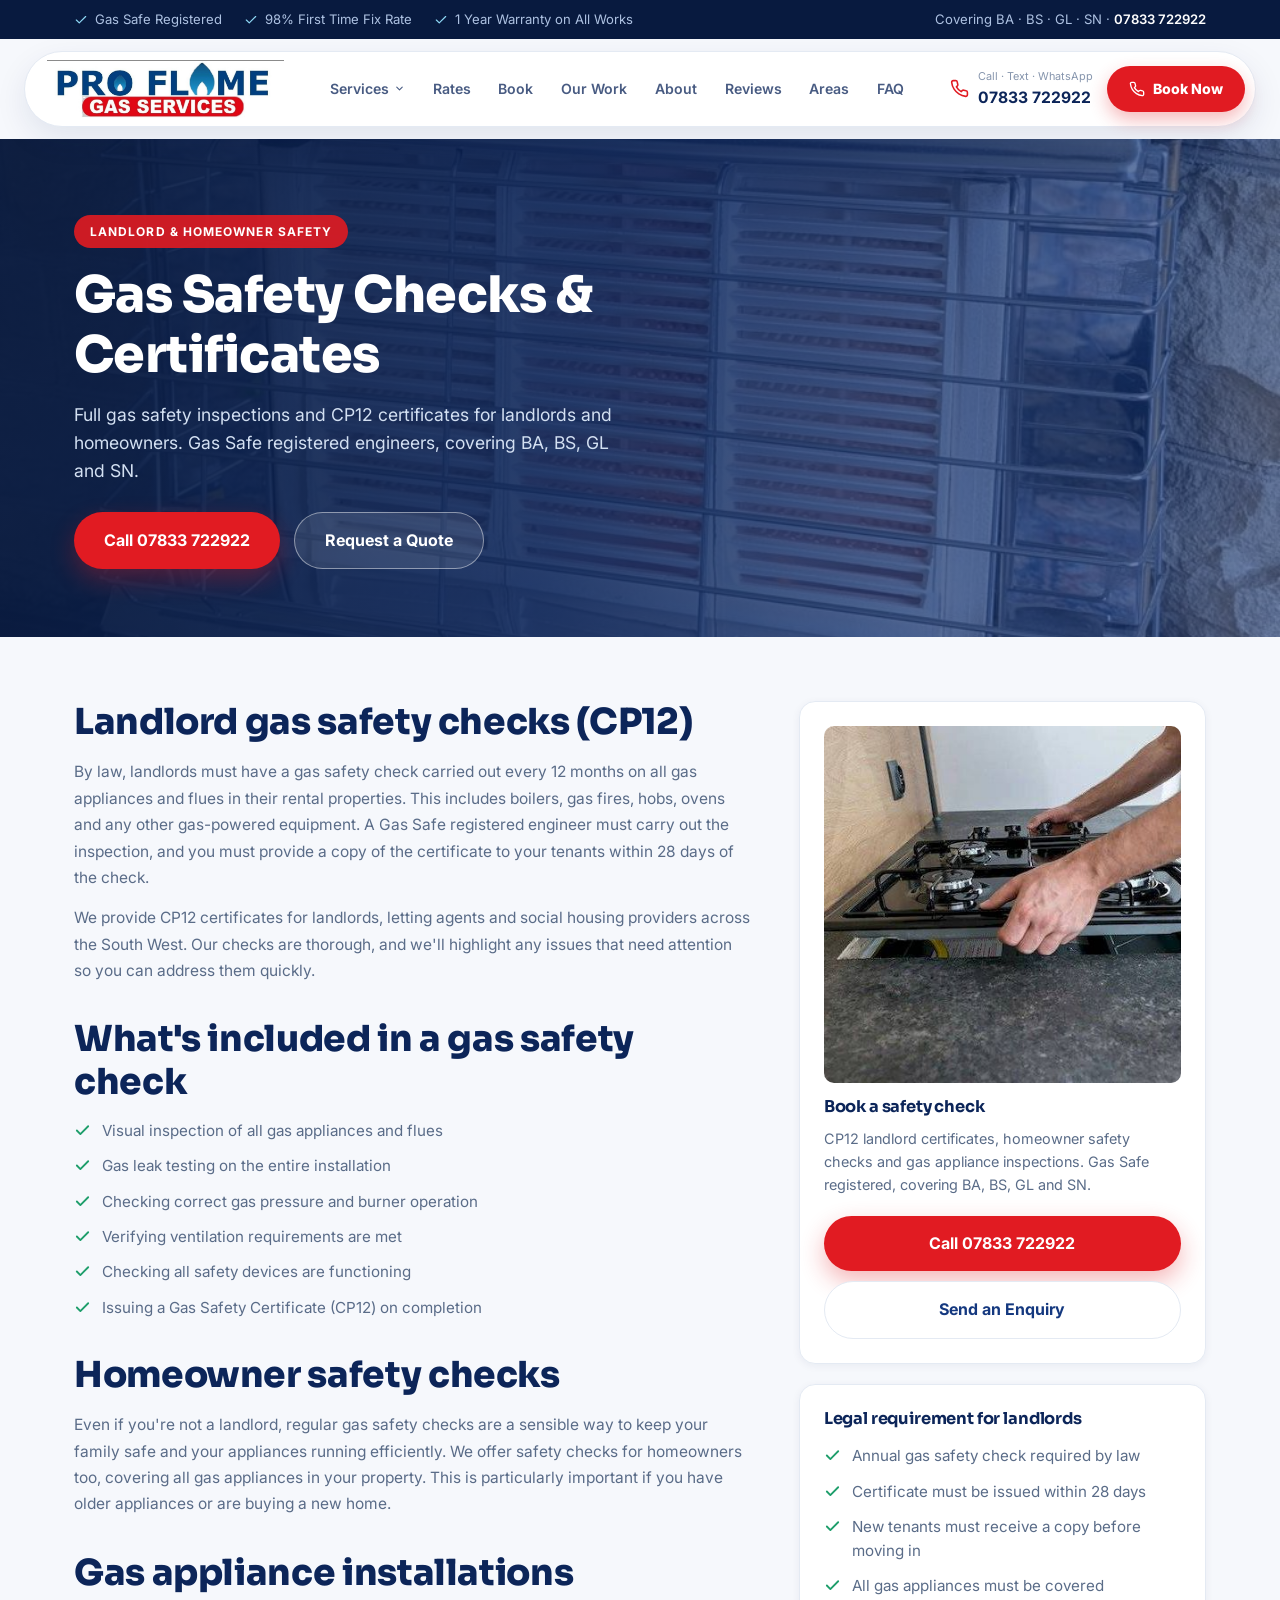
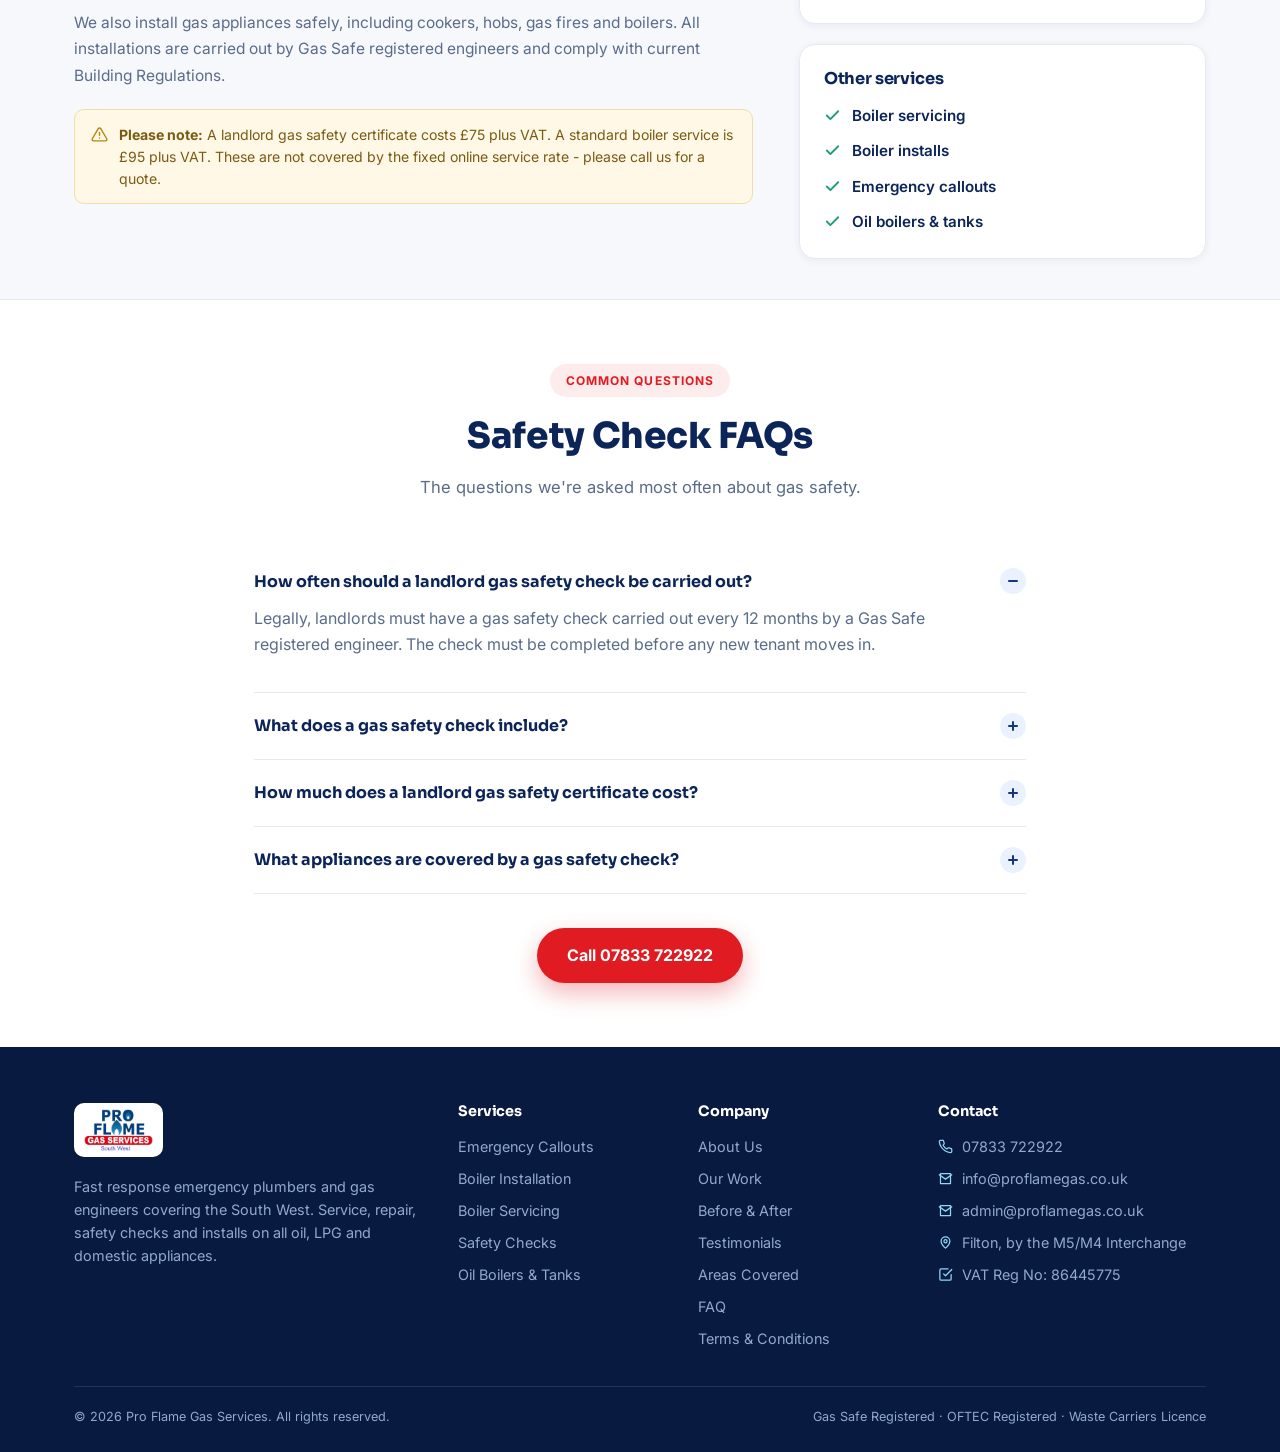
<file: Website/safety-checks.html>
<!DOCTYPE html>
<html lang="en-GB">
<head>
<meta charset="UTF-8">
<meta name="viewport" content="width=device-width, initial-scale=1.0">
<title>Gas Safety Checks &amp; Certificates | Pro Flame Gas Services</title>
<meta name="description" content="Landlord gas safety certificates, homeowner safety checks and appliance inspections by Gas Safe registered engineers across BA, BS, GL and SN. Call 07833 722922.">
<meta name="robots" content="index, follow">
<link rel="icon" href="assets/proflame-logo.jpg">
<link rel="preconnect" href="https://fonts.googleapis.com">
<link rel="preconnect" href="https://fonts.gstatic.com" crossorigin>
<link href="https://fonts.googleapis.com/css2?family=Sora:wght@600;700;800&family=Inter:wght@400;500;600;700&display=swap" rel="stylesheet">
<link rel="stylesheet" href="assets/site.css?v=20260819b">
<style>
    /* Collapsible mobile nav */
.mobile-nav .mn-group{position:relative;border-bottom:1px solid var(--border);}
.mobile-nav .mn-parent{
  width:100%;display:flex;align-items:center;justify-content:space-between;
  background:none;border:none;padding:13px 16px;font-weight:600;color:var(--navy-deep);
  font-size:0.98rem;cursor:pointer;font-family:'Inter',sans-serif;text-align:left;
}
.mobile-nav .mn-parent:hover{background:var(--blue-soft);}
.mn-caret{width:14px;height:14px;stroke:var(--navy);stroke-width:2.4;fill:none;
  stroke-linecap:round;stroke-linejoin:round;transition:transform .2s;}
.mn-group.open .mn-caret{transform:rotate(180deg);}
.mn-submenu{display:none;background:#f8fafd;padding:6px 8px;}
.mn-group.open .mn-submenu{display:block;}
.mn-submenu a{
  display:block;padding:10px 16px;margin-left:20px;border-radius:8px;
  font-size:0.9rem;color:var(--muted);
}
.mn-submenu a:hover{background:var(--blue-soft);color:var(--red);}
.mn-submenu a:last-child{margin-bottom:4px;}
  .svc-hero{position:relative;overflow:hidden;color:#fff;padding:76px 0 68px;}
  .svc-hero-bg{position:absolute;inset:0;background-image:url("assets/job-dundry.jpg");background-size:cover;background-position:center;}
  .svc-hero-bg::after{content:"";position:absolute;inset:0;
    background:linear-gradient(100deg, rgba(8,26,63,0.95) 0%, rgba(12,37,89,0.88) 45%, rgba(20,56,127,0.55) 100%);}
  .svc-hero .wrap{position:relative;z-index:2;}
  .svc-hero h1{color:#fff;max-width:660px;}
  .svc-hero p.lead{color:#d3e0f2;font-size:1.1rem;max-width:560px;}
  .svc-back{display:inline-flex;align-items:center;gap:7px;color:#c3d3e5;font-size:0.86rem;font-weight:600;margin-bottom:14px;}
  .svc-back:hover{color:#fff;}
  .svc-hero-ctas{display:flex;gap:14px;flex-wrap:wrap;margin-top:26px;}
  .svc-body{background:var(--bg);padding:64px 0 40px;}
  .svc-grid{display:grid;grid-template-columns:1.25fr 0.75fr;gap:46px;align-items:start;}
  @media(max-width:900px){.svc-grid{grid-template-columns:1fr;}}
  .svc-copy h2{margin-top:34px;}
  .svc-copy h2:first-child{margin-top:0;}
  .svc-copy p{font-size:0.97rem;line-height:1.7;}
  .svc-list{list-style:none;padding:0;margin:16px 0 0;display:flex;flex-direction:column;gap:11px;}
  .svc-list li{position:relative;padding-left:28px;font-size:0.95rem;color:var(--muted);line-height:1.6;}
  .svc-list li .icon{position:absolute;left:0;top:3px;width:17px;height:17px;color:var(--success);stroke-width:2.6;}
  .svc-list li strong{color:var(--navy-deep);}
  .svc-list a{color:var(--navy-deep);font-weight:600;}
  .svc-list a:hover{color:var(--red);}
  .svc-aside{position:sticky;top:110px;display:flex;flex-direction:column;gap:20px;}
  .svc-card{background:#fff;border:1px solid var(--border);border-radius:var(--radius);box-shadow:var(--shadow-sm);padding:24px;}
  .svc-card h3{font-size:1.02rem;margin-bottom:10px;}
  .svc-card img{width:100%;border-radius:10px;margin-bottom:14px;}
  .svc-note{display:flex;gap:11px;align-items:flex-start;padding:14px 16px;border-radius:10px;
            background:#fff8e6;border:1px solid #f2dda4;font-size:0.88rem;color:#7a5b12;line-height:1.55;margin-top:20px;}
  .svc-note .icon{width:17px;height:17px;color:#b8860b;flex-shrink:0;margin-top:2px;}
  @media(max-width:900px){.svc-aside{position:static;}}
</style>
<script type="application/ld+json">
{
  "@context": "https://schema.org",
  "@type": "FAQPage",
  "mainEntity": [
    {"@type":"Question","name":"How often should a landlord gas safety check be carried out?","acceptedAnswer":{"@type":"Answer","text":"Legally, landlords must have a gas safety check carried out every 12 months by a Gas Safe registered engineer. The check must be completed before any new tenant moves in."}},
    {"@type":"Question","name":"What does a gas safety check include?","acceptedAnswer":{"@type":"Answer","text":"A gas safety check involves inspecting all gas appliances and flues to ensure they are working safely, checking for leaks, verifying correct gas pressure and burner operation, and ensuring ventilation requirements are met. A Gas Safety Certificate (CP12) is issued upon completion."}},
    {"@type":"Question","name":"How much does a landlord gas safety certificate cost?","acceptedAnswer":{"@type":"Answer","text":"A landlord gas safety certificate costs £75 plus VAT, plus any additional travel and parking charges. If any repairs are needed, these are quoted separately."}},
    {"@type":"Question","name":"What appliances are covered by a gas safety check?","acceptedAnswer":{"@type":"Answer","text":"All gas appliances in the property, including boilers, gas fires, hobs, ovens, and any other gas-powered equipment. The check covers every appliance accessible to the engineer."}}
  ]
}
</script>
</head>
<body>

<div class="topbar">
  <div class="wrap">
    <div class="badges">
      <span><svg class="icon" viewBox="0 0 24 24"><path d="M20 6 9 17l-5-5"/></svg> Gas Safe Registered</span>
      <span><svg class="icon" viewBox="0 0 24 24"><path d="M20 6 9 17l-5-5"/></svg> 98% First Time Fix Rate</span>
      <span><svg class="icon" viewBox="0 0 24 24"><path d="M20 6 9 17l-5-5"/></svg> 1 Year Warranty on All Works</span>
    </div>
    <div>Covering BA · BS · GL · SN · <a href="tel:+447833722922">07833 722922</a></div>
  </div>
</div>

<!-- Header -->
<header class="site">
  <div class="wrap">
    <div class="header-inner">
      <a class="logo" href="index.html"><img src="assets/proflame-logo-long.jpg" alt="Pro Flame Gas Services South West"></a>
      <nav class="main">
        <div class="nav-item">
          <a href="index.html#services">Services <svg class="nav-caret" viewBox="0 0 24 24"><path d="M6 9l6 6 6-6"/></svg></a>
          <div class="nav-drop">
            <a href="index.html#services"><svg class="icon" viewBox="0 0 24 24"><path d="M5 12h14M13 6l6 6-6 6"/></svg>All Services</a>
            <a href="boiler-servicing.html"><svg class="icon" viewBox="0 0 24 24"><path d="M5 12h14M13 6l6 6-6 6"/></svg>Boiler Servicing</a>
            <a href="boiler-installs.html"><svg class="icon" viewBox="0 0 24 24"><path d="M5 12h14M13 6l6 6-6 6"/></svg>Boiler Installs</a>
            <a href="safety-checks.html"><svg class="icon" viewBox="0 0 24 24"><path d="M5 12h14M13 6l6 6-6 6"/></svg>Safety Checks</a>
            <a href="emergency-callouts.html"><svg class="icon" viewBox="0 0 24 24"><path d="M5 12h14M13 6l6 6-6 6"/></svg>Emergency Callouts</a>
            <a href="oil-boilers-tanks.html"><svg class="icon" viewBox="0 0 24 24"><path d="M5 12h14M13 6l6 6-6 6"/></svg>Oil Boilers &amp; Tanks</a>
          </div>
        </div>
        <a href="index.html#pricing">Rates</a>
        <a href="booking.php?t=S">Book</a>
        <a href="index.html#our-work">Our Work</a>
        <a href="index.html#about">About</a>
        <a href="index.html#reviews">Reviews</a>
        <a href="index.html#coverage">Areas</a>
        <a href="index.html#faq">FAQ</a>
      </nav>
      <div class="header-cta">
        <div class="header-phone">
          <svg class="icon" viewBox="0 0 24 24"><path d="M22 16.92v3a2 2 0 0 1-2.18 2 19.79 19.79 0 0 1-8.63-3.07 19.5 19.5 0 0 1-6-6 19.79 19.79 0 0 1-3.07-8.67A2 2 0 0 1 4.11 2h3a2 2 0 0 1 2 1.72c.127.96.361 1.903.7 2.81a2 2 0 0 1-.45 2.11L8.09 9.91a16 16 0 0 0 6 6l1.27-1.27a2 2 0 0 1 2.11-.45c.907.339 1.85.573 2.81.7A2 2 0 0 1 22 16.92z"/></svg>
          <div class="txt"><small>Call · Text · WhatsApp</small><strong>07833 722922</strong></div>
        </div>
        <a href="tel:+447833722922" class="btn-pill"><svg class="icon" viewBox="0 0 24 24"><path d="M22 16.92v3a2 2 0 0 1-2.18 2 19.79 19.79 0 0 1-8.63-3.07 19.5 19.5 0 0 1-6-6 19.79 19.79 0 0 1-3.07-8.67A2 2 0 0 1 4.11 2h3a2 2 0 0 1 2 1.72c.127.96.361 1.903.7 2.81a2 2 0 0 1-.45 2.11L8.09 9.91a16 16 0 0 0 6 6l1.27-1.27a2 2 0 0 1 2.11-.45c.907.339 1.85.573 2.81.7A2 2 0 0 1 22 16.92z"/></svg>Book Now</a>
        <button class="nav-toggle" type="button" aria-label="Open menu" aria-expanded="false" aria-controls="mobile-nav">
          <span></span><span></span><span></span>
        </button>
      </div>
    </div>
    <nav class="mobile-nav" id="mobile-nav">
      <a href="index.html#services">Services</a>
      <a class="mn-sub" href="boiler-servicing.html">Boiler Servicing</a>
      <a class="mn-sub" href="boiler-installs.html">Boiler Installs</a>
      <a class="mn-sub" href="safety-checks.html">Safety Checks</a>
      <a class="mn-sub" href="emergency-callouts.html">Emergency Callouts</a>
      <a class="mn-sub" href="oil-boilers-tanks.html">Oil Boilers &amp; Tanks</a>
      <a href="index.html#pricing">Callout Rates</a>
      <a href="booking.php?t=S">Book Online</a>
      <a href="index.html#our-work">Our Work</a>
      <a href="index.html#about">About Us</a>
      <a href="index.html#reviews">Reviews</a>
      <a href="index.html#coverage">Areas Covered</a>
      <a href="index.html#faq">FAQ</a>
      <a href="terms.html">Terms &amp; Conditions</a>
      <a class="mn-call" href="tel:+447833722922">Call 07833 722922</a>
    </nav>
  </div>
</header>

<section class="svc-hero">
  <div class="svc-hero-bg"></div>
  <div class="wrap">
    <span class="eyebrow" style="background:rgba(225,27,34,0.9);color:#fff;">Landlord &amp; Homeowner Safety</span>
    <h1>Gas Safety Checks &amp; Certificates</h1>
    <p class="lead">Full gas safety inspections and CP12 certificates for landlords and homeowners. Gas Safe registered engineers, covering BA, BS, GL and SN.</p>
    <div class="svc-hero-ctas">
      <a href="tel:+447833722922" class="btn btn-primary">Call 07833 722922</a>
      <a href="index.html#bookingForm" class="btn btn-ghost">Request a Quote</a>
    </div>
  </div>
</section>

<section class="svc-body">
  <div class="wrap svc-grid">
    <div class="svc-copy">
      <h2>Landlord gas safety checks (CP12)</h2>
      <p>By law, landlords must have a gas safety check carried out every 12 months on all gas appliances and flues in their rental properties. This includes boilers, gas fires, hobs, ovens and any other gas-powered equipment. A Gas Safe registered engineer must carry out the inspection, and you must provide a copy of the certificate to your tenants within 28 days of the check.</p>
      <p>We provide CP12 certificates for landlords, letting agents and social housing providers across the South West. Our checks are thorough, and we'll highlight any issues that need attention so you can address them quickly.</p>

      <h2>What's included in a gas safety check</h2>
      <ul class="svc-list">
        <li><svg class="icon" viewBox="0 0 24 24"><path d="M20 6 9 17l-5-5"/></svg>Visual inspection of all gas appliances and flues</li>
        <li><svg class="icon" viewBox="0 0 24 24"><path d="M20 6 9 17l-5-5"/></svg>Gas leak testing on the entire installation</li>
        <li><svg class="icon" viewBox="0 0 24 24"><path d="M20 6 9 17l-5-5"/></svg>Checking correct gas pressure and burner operation</li>
        <li><svg class="icon" viewBox="0 0 24 24"><path d="M20 6 9 17l-5-5"/></svg>Verifying ventilation requirements are met</li>
        <li><svg class="icon" viewBox="0 0 24 24"><path d="M20 6 9 17l-5-5"/></svg>Checking all safety devices are functioning</li>
        <li><svg class="icon" viewBox="0 0 24 24"><path d="M20 6 9 17l-5-5"/></svg>Issuing a Gas Safety Certificate (CP12) on completion</li>
      </ul>

      <h2>Homeowner safety checks</h2>
      <p>Even if you're not a landlord, regular gas safety checks are a sensible way to keep your family safe and your appliances running efficiently. We offer safety checks for homeowners too, covering all gas appliances in your property. This is particularly important if you have older appliances or are buying a new home.</p>

      <h2>Gas appliance installations</h2>
      <p>We also install gas appliances safely, including cookers, hobs, gas fires and boilers. All installations are carried out by Gas Safe registered engineers and comply with current Building Regulations.</p>

      <div class="svc-note">
        <svg class="icon" viewBox="0 0 24 24"><path d="M10.29 3.86 1.82 18a2 2 0 0 0 1.71 3h16.94a2 2 0 0 0 1.71-3L13.71 3.86a2 2 0 0 0-3.42 0z"/><path d="M12 9v4M12 17h.01"/></svg>
        <span><strong>Please note:</strong> A landlord gas safety certificate costs £75 plus VAT. A standard boiler service is £95 plus VAT. These are not covered by the fixed online service rate - please call us for a quote.</span>
      </div>
    </div>

    <aside class="svc-aside">
      <div class="svc-card">
        <img src="assets/job-hob-ba22.jpg" alt="Gas hob installation in progress">
        <h3>Book a safety check</h3>
        <p style="font-size:0.9rem;">CP12 landlord certificates, homeowner safety checks and gas appliance inspections. Gas Safe registered, covering BA, BS, GL and SN.</p>
        <a href="tel:+447833722922" class="btn btn-primary btn-block" style="margin-top:6px;">Call 07833 722922</a>
        <a href="index.html#bookingForm" class="btn btn-back btn-block" style="margin-top:10px;">Send an Enquiry</a>
      </div>

      <div class="svc-card">
        <h3>Legal requirement for landlords</h3>
        <ul class="svc-list">
          <li><svg class="icon" viewBox="0 0 24 24"><path d="M20 6 9 17l-5-5"/></svg>Annual gas safety check required by law</li>
          <li><svg class="icon" viewBox="0 0 24 24"><path d="M20 6 9 17l-5-5"/></svg>Certificate must be issued within 28 days</li>
          <li><svg class="icon" viewBox="0 0 24 24"><path d="M20 6 9 17l-5-5"/></svg>New tenants must receive a copy before moving in</li>
          <li><svg class="icon" viewBox="0 0 24 24"><path d="M20 6 9 17l-5-5"/></svg>All gas appliances must be covered</li>
        </ul>
      </div>

      <div class="svc-card">
        <h3>Other services</h3>
        <ul class="svc-list">
          <li><svg class="icon" viewBox="0 0 24 24"><path d="M20 6 9 17l-5-5"/></svg><a href="boiler-servicing.html">Boiler servicing</a></li>
          <li><svg class="icon" viewBox="0 0 24 24"><path d="M20 6 9 17l-5-5"/></svg><a href="boiler-installs.html">Boiler installs</a></li>
          <li><svg class="icon" viewBox="0 0 24 24"><path d="M20 6 9 17l-5-5"/></svg><a href="emergency-callouts.html">Emergency callouts</a></li>
          <li><svg class="icon" viewBox="0 0 24 24"><path d="M20 6 9 17l-5-5"/></svg><a href="oil-boilers-tanks.html">Oil boilers &amp; tanks</a></li>
        </ul>
      </div>
    </aside>
  </div>
</section>

<!-- FAQ -->
<section style="background:#fff;border-top:1px solid var(--border);padding:64px 0;">
  <div class="wrap" style="max-width:820px;">
    <div class="section-head">
      <span class="eyebrow">Common Questions</span>
      <h2>Safety Check FAQs</h2>
      <p>The questions we're asked most often about gas safety.</p>
    </div>
    <div class="faq-list">
      <details class="faq-item" open>
        <summary>How often should a landlord gas safety check be carried out? <span class="plus"></span></summary>
        <p>Legally, landlords must have a gas safety check carried out every 12 months by a Gas Safe registered engineer. The check must be completed before any new tenant moves in.</p>
      </details>
      <details class="faq-item">
        <summary>What does a gas safety check include? <span class="plus"></span></summary>
        <p>A gas safety check involves inspecting all gas appliances and flues to ensure they are working safely, checking for leaks, verifying correct gas pressure and burner operation, and ensuring ventilation requirements are met. A Gas Safety Certificate (CP12) is issued upon completion.</p>
      </details>
      <details class="faq-item">
        <summary>How much does a landlord gas safety certificate cost? <span class="plus"></span></summary>
        <p>A landlord gas safety certificate costs £75 plus VAT, plus any additional travel and parking charges. If any repairs are needed, these are quoted separately.</p>
      </details>
      <details class="faq-item">
        <summary>What appliances are covered by a gas safety check? <span class="plus"></span></summary>
        <p>All gas appliances in the property, including boilers, gas fires, hobs, ovens, and any other gas-powered equipment. The check covers every appliance accessible to the engineer.</p>
      </details>
    </div>
    <div style="text-align:center;margin-top:34px;">
      <a href="tel:+447833722922" class="btn btn-primary">Call 07833 722922</a>
    </div>
  </div>
</section>

<!-- Footer -->
<footer class="site">
  <div class="wrap">
    <div class="footer-grid">
      <div>
        <img class="flogo" src="assets/proflame-logo.jpg" alt="Pro Flame Gas Services South West">
        <p style="color:#93a9cb;">Fast response emergency plumbers and gas engineers covering the South West. Service, repair, safety checks and installs on all oil, LPG and domestic appliances.</p>
      </div>
      <div>
        <h4>Services</h4>
        <ul>
          <li><a href="emergency-callouts.html">Emergency Callouts</a></li>
          <li><a href="boiler-installs.html">Boiler Installation</a></li>
          <li><a href="boiler-servicing.html">Boiler Servicing</a></li>
          <li><a href="safety-checks.html">Safety Checks</a></li>
          <li><a href="oil-boilers-tanks.html">Oil Boilers &amp; Tanks</a></li>
        </ul>
      </div>
      <div>
        <h4>Company</h4>
        <ul>
          <li><a href="index.html#about">About Us</a></li>
          <li><a href="index.html#our-work">Our Work</a></li>
          <li><a href="index.html#before-after">Before &amp; After</a></li>
          <li><a href="index.html#reviews">Testimonials</a></li>
          <li><a href="index.html#coverage">Areas Covered</a></li>
          <li><a href="index.html#faq">FAQ</a></li>
          <li><a href="terms.html">Terms &amp; Conditions</a></li>
        </ul>
      </div>
      <div>
        <h4>Contact</h4>
        <ul>
          <li><svg class="icon" viewBox="0 0 24 24"><path d="M22 16.92v3a2 2 0 0 1-2.18 2 19.79 19.79 0 0 1-8.63-3.07 19.5 19.5 0 0 1-6-6 19.79 19.79 0 0 1-3.07-8.67A2 2 0 0 1 4.11 2h3a2 2 0 0 1 2 1.72c.127.96.361 1.903.7 2.81a2 2 0 0 1-.45 2.11L8.09 9.91a16 16 0 0 0 6 6l1.27-1.27a2 2 0 0 1 2.11-.45c.907.339 1.85.573 2.81.7A2 2 0 0 1 22 16.92z"/></svg><a href="tel:+447833722922">07833 722922</a></li>
          <li><svg class="icon" viewBox="0 0 24 24"><path d="M4 4h16v16H4z"/><path d="m22 6-10 7L2 6"/></svg><a href="mailto:info@proflamegas.co.uk">info@proflamegas.co.uk</a></li>
          <li><svg class="icon" viewBox="0 0 24 24"><path d="M4 4h16v16H4z"/><path d="m22 6-10 7L2 6"/></svg><a href="mailto:admin@proflamegas.co.uk">admin@proflamegas.co.uk</a></li>
          <li><svg class="icon" viewBox="0 0 24 24"><path d="M12 21s-7-6.1-7-11a7 7 0 0 1 14 0c0 4.9-7 11-7 11z"/><circle cx="12" cy="10" r="2.5"/></svg>Filton, by the M5/M4 Interchange</li>
          <li><svg class="icon" viewBox="0 0 24 24"><path d="M9 11l3 3L22 4"/><path d="M21 12v7a2 2 0 0 1-2 2H5a2 2 0 0 1-2-2V5a2 2 0 0 1 2-2h11"/></svg>VAT Reg No: 86445775</li>
        </ul>
      </div>
    </div>
    <div class="footer-bottom">
      <span>© 2026 Pro Flame Gas Services. All rights reserved.</span>
      <span>Gas Safe Registered · OFTEC Registered · Waste Carriers Licence</span>
    </div>
  </div>
</footer>

<div class="sticky-call">
  <a href="tel:+447833722922"><svg class="icon" viewBox="0 0 24 24"><path d="M22 16.92v3a2 2 0 0 1-2.18 2 19.79 19.79 0 0 1-8.63-3.07 19.5 19.5 0 0 1-6-6 19.79 19.79 0 0 1-3.07-8.67A2 2 0 0 1 4.11 2h3a2 2 0 0 1 2 1.72c.127.96.361 1.903.7 2.81a2 2 0 0 1-.45 2.11L8.09 9.91a16 16 0 0 0 6 6l1.27-1.27a2 2 0 0 1 2.11-.45c.907.339 1.85.573 2.81.7A2 2 0 0 1 22 16.92z"/></svg>Call Now on 07833 722922</a>
</div>

<script>
  (function () {
    var btn = document.querySelector('.nav-toggle');
    var panel = document.getElementById('mobile-nav');
    if (!btn || !panel) return;
    function close() { panel.classList.remove('open'); btn.setAttribute('aria-expanded','false'); btn.setAttribute('aria-label','Open menu'); }
    btn.addEventListener('click', function () {
      var open = panel.classList.toggle('open');
      btn.setAttribute('aria-expanded', open ? 'true' : 'false');
      btn.setAttribute('aria-label', open ? 'Close menu' : 'Open menu');
    });
    panel.addEventListener('click', function (e) { if (e.target.tagName === 'A') close(); });
    document.addEventListener('keydown', function (e) { if (e.key === 'Escape') close(); });
    window.addEventListener('resize', function () { if (window.innerWidth > 1220) close(); });
  })();
</script>
</body>
</html>
</file>
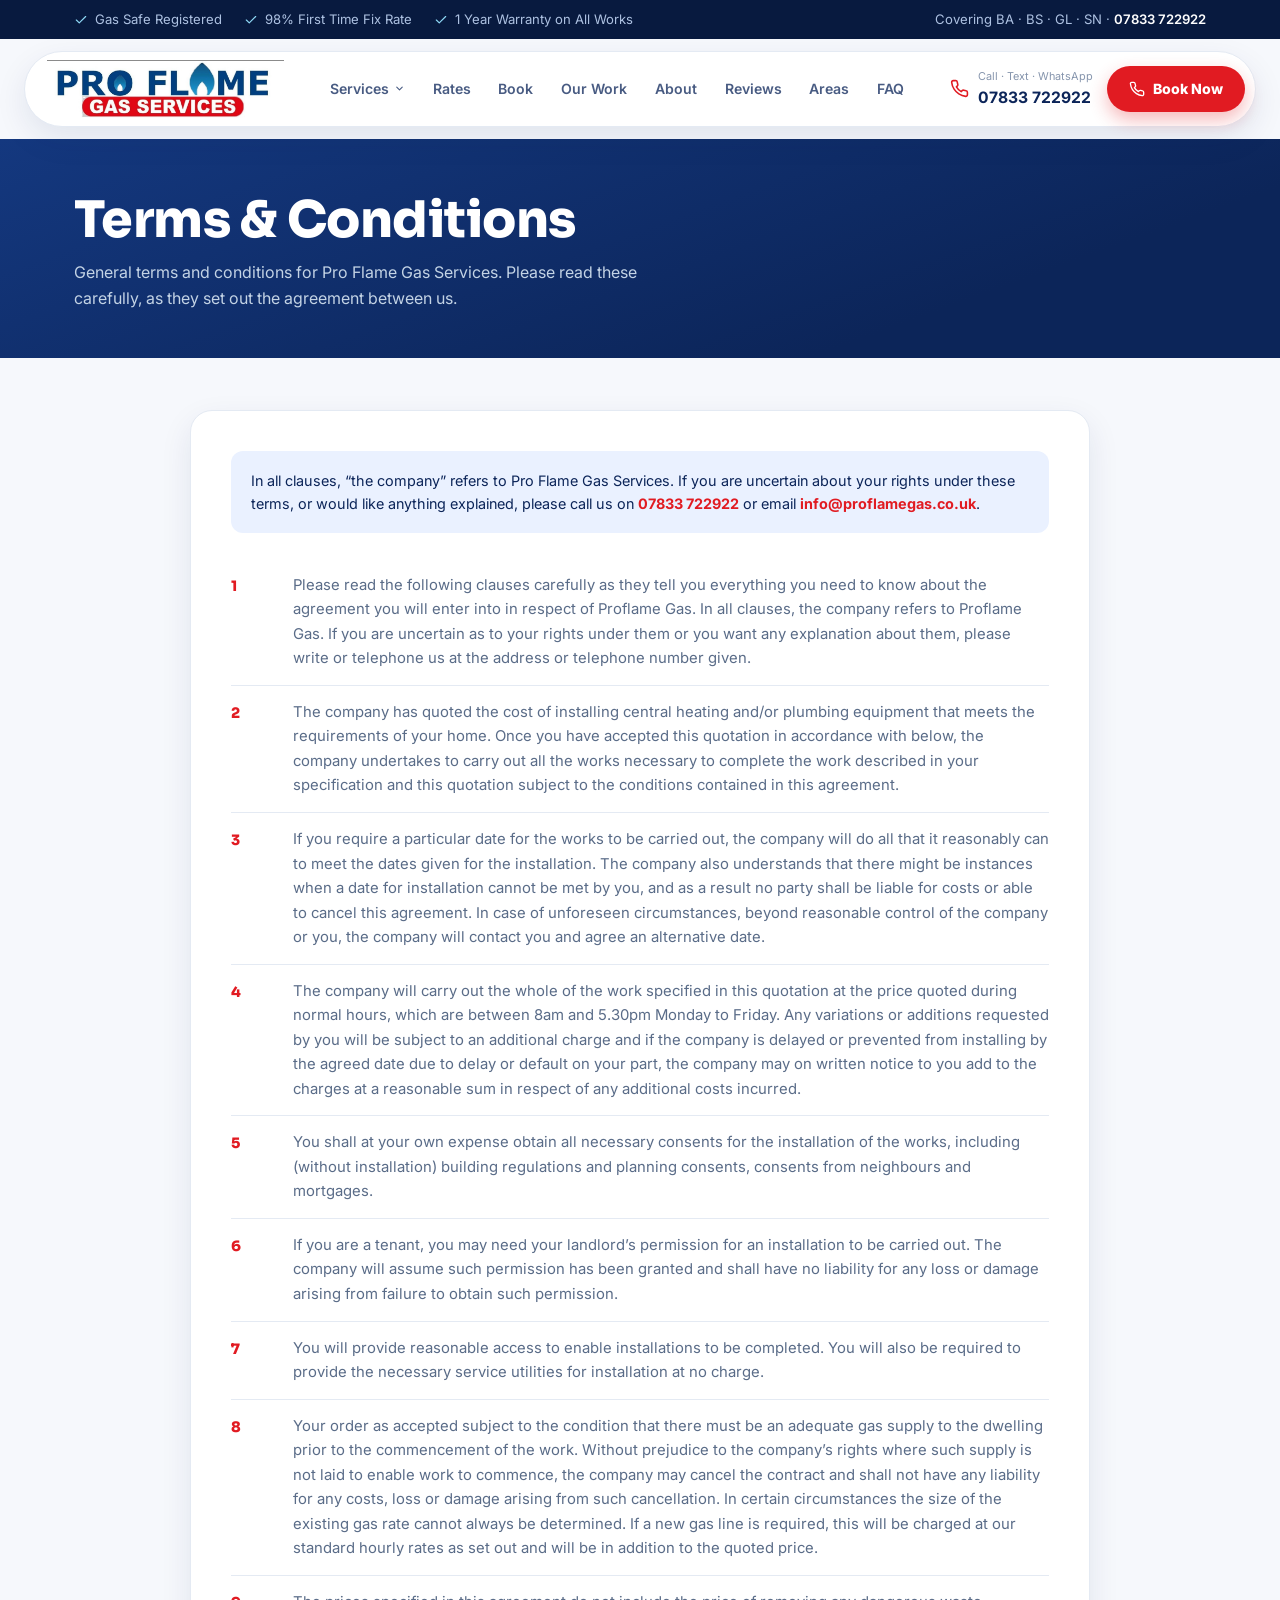
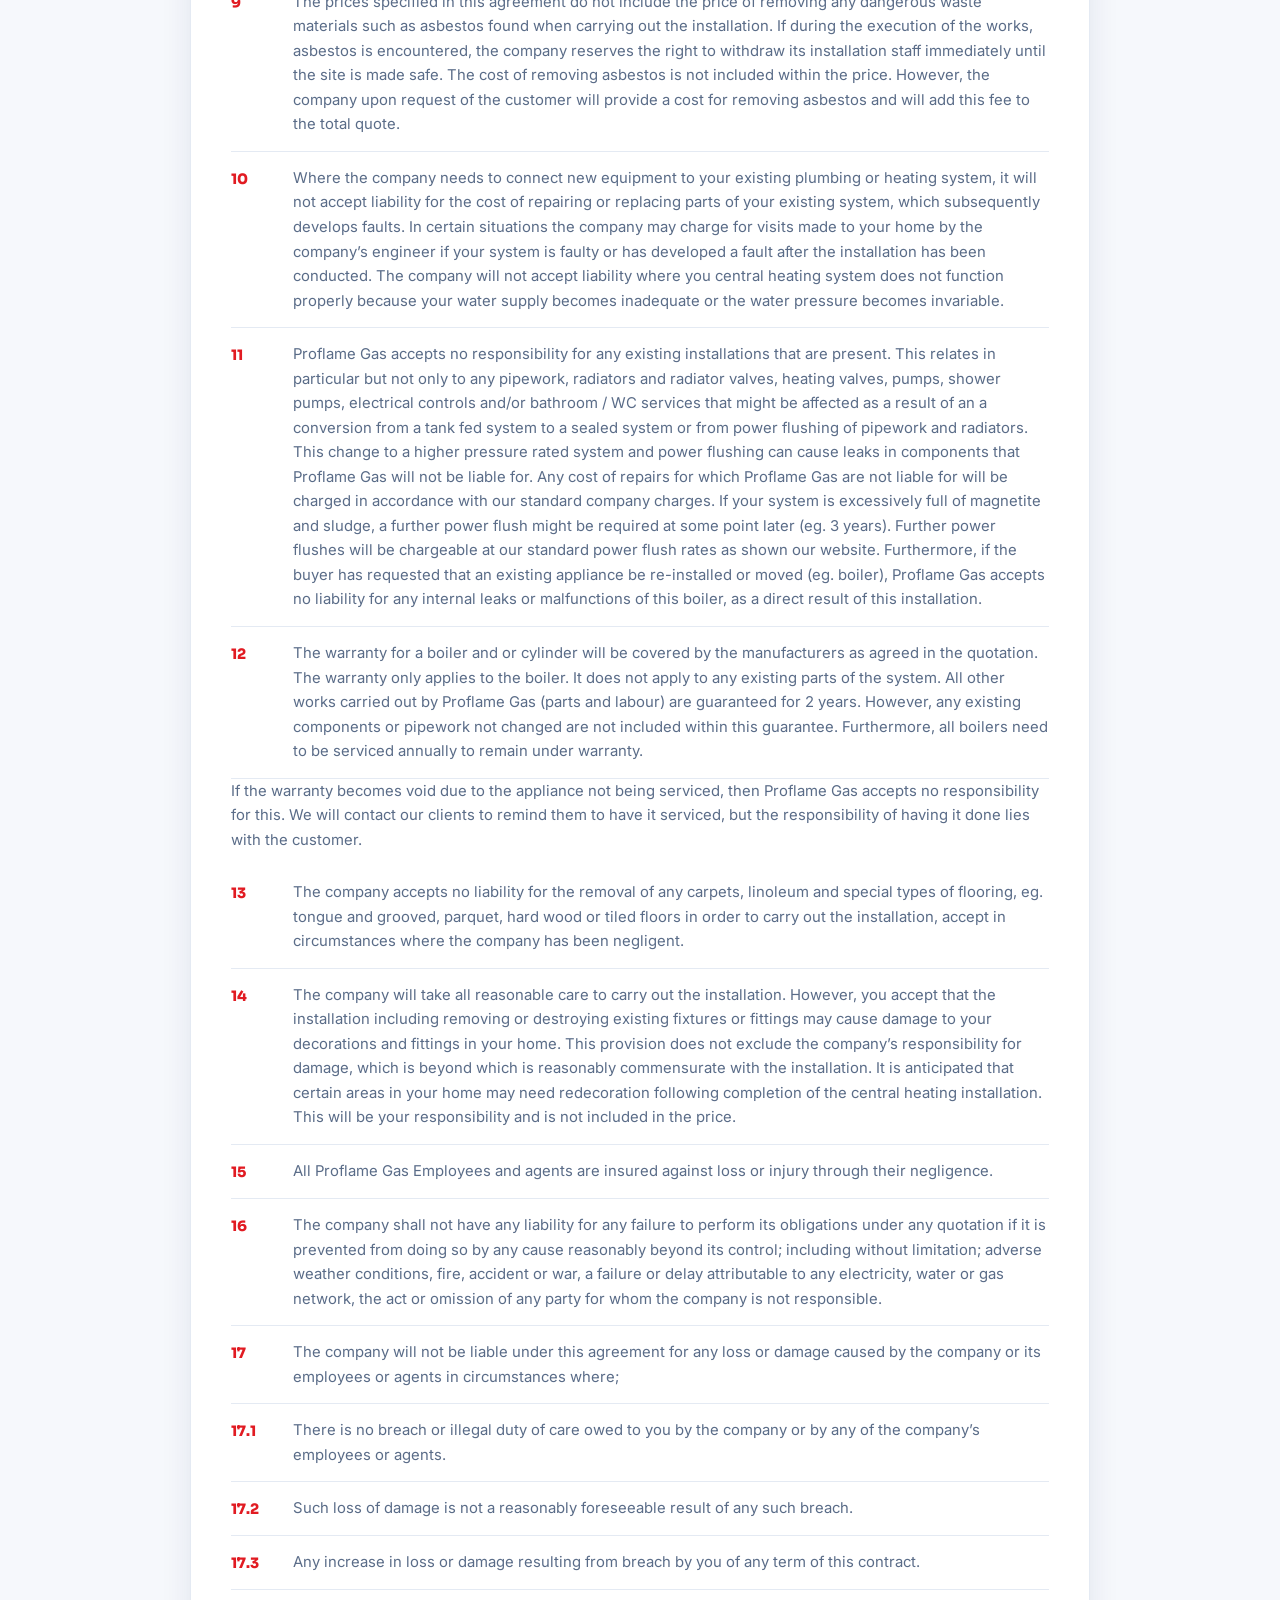
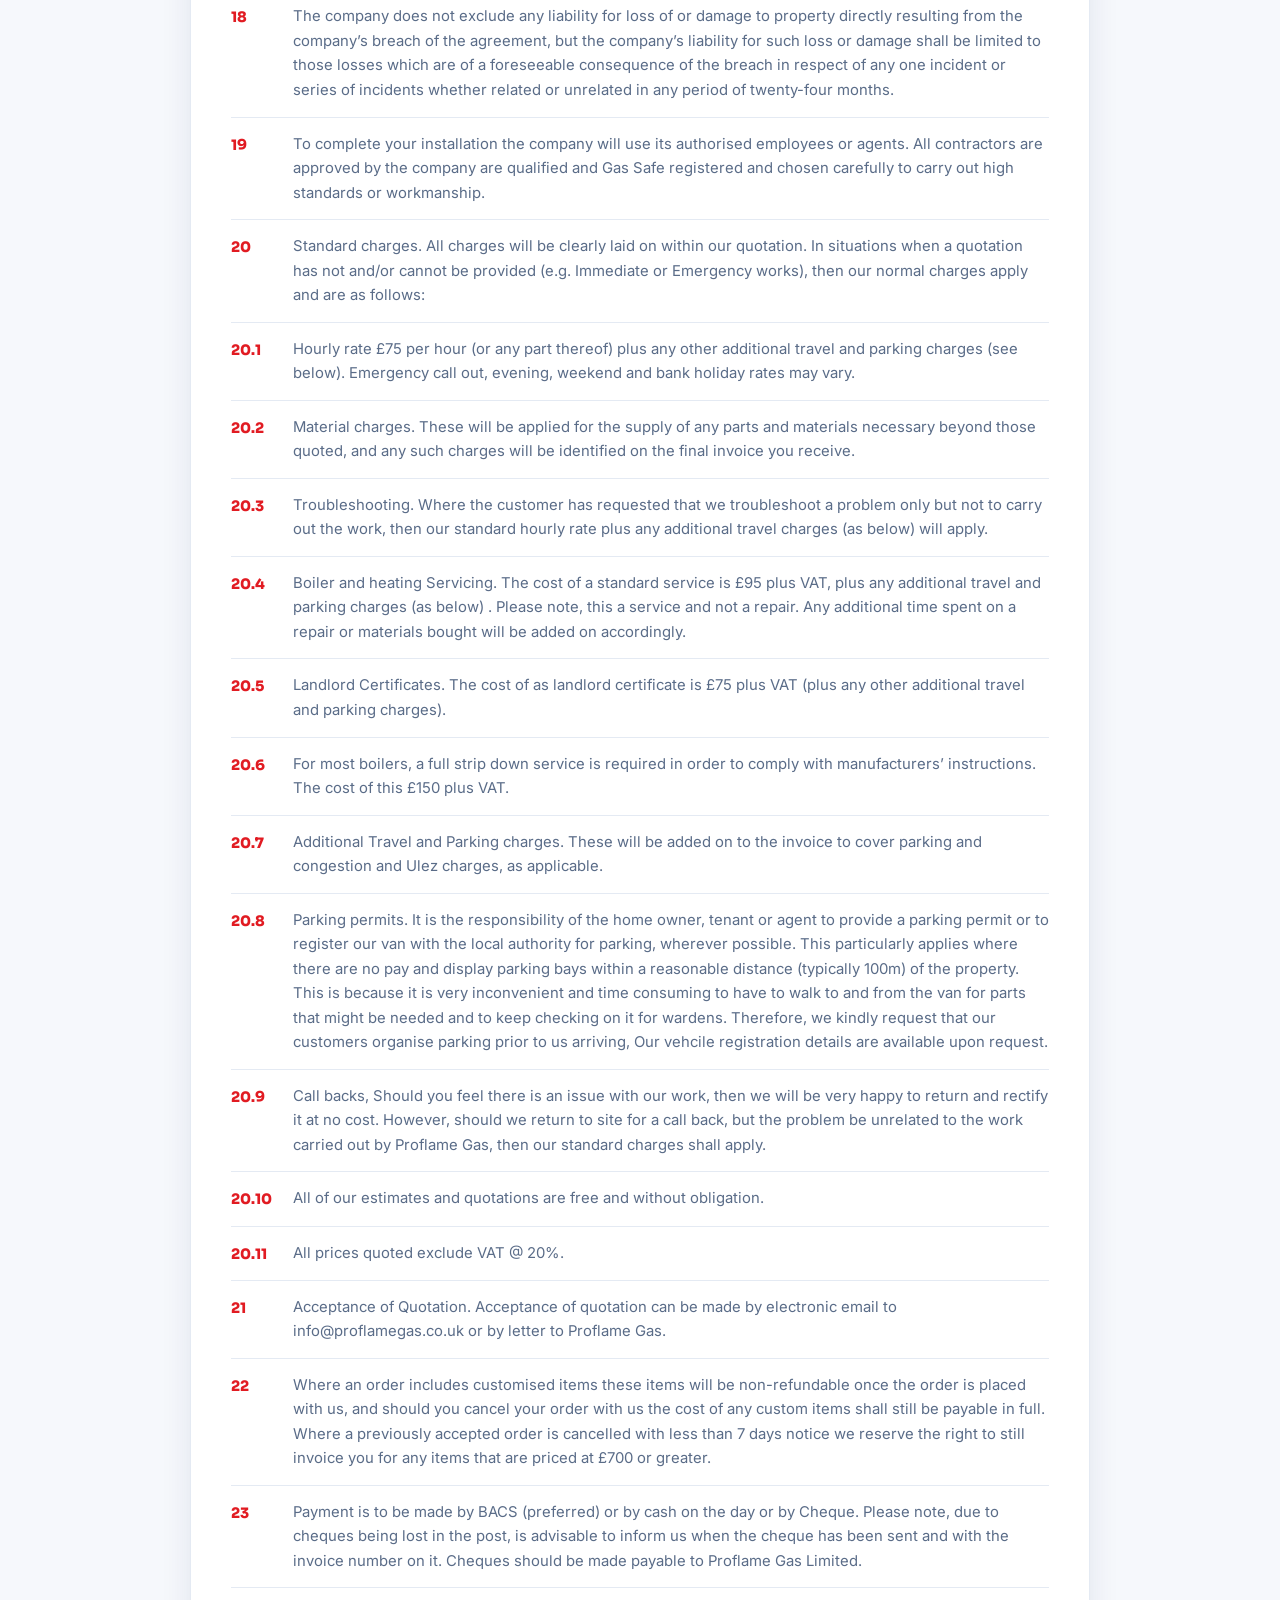
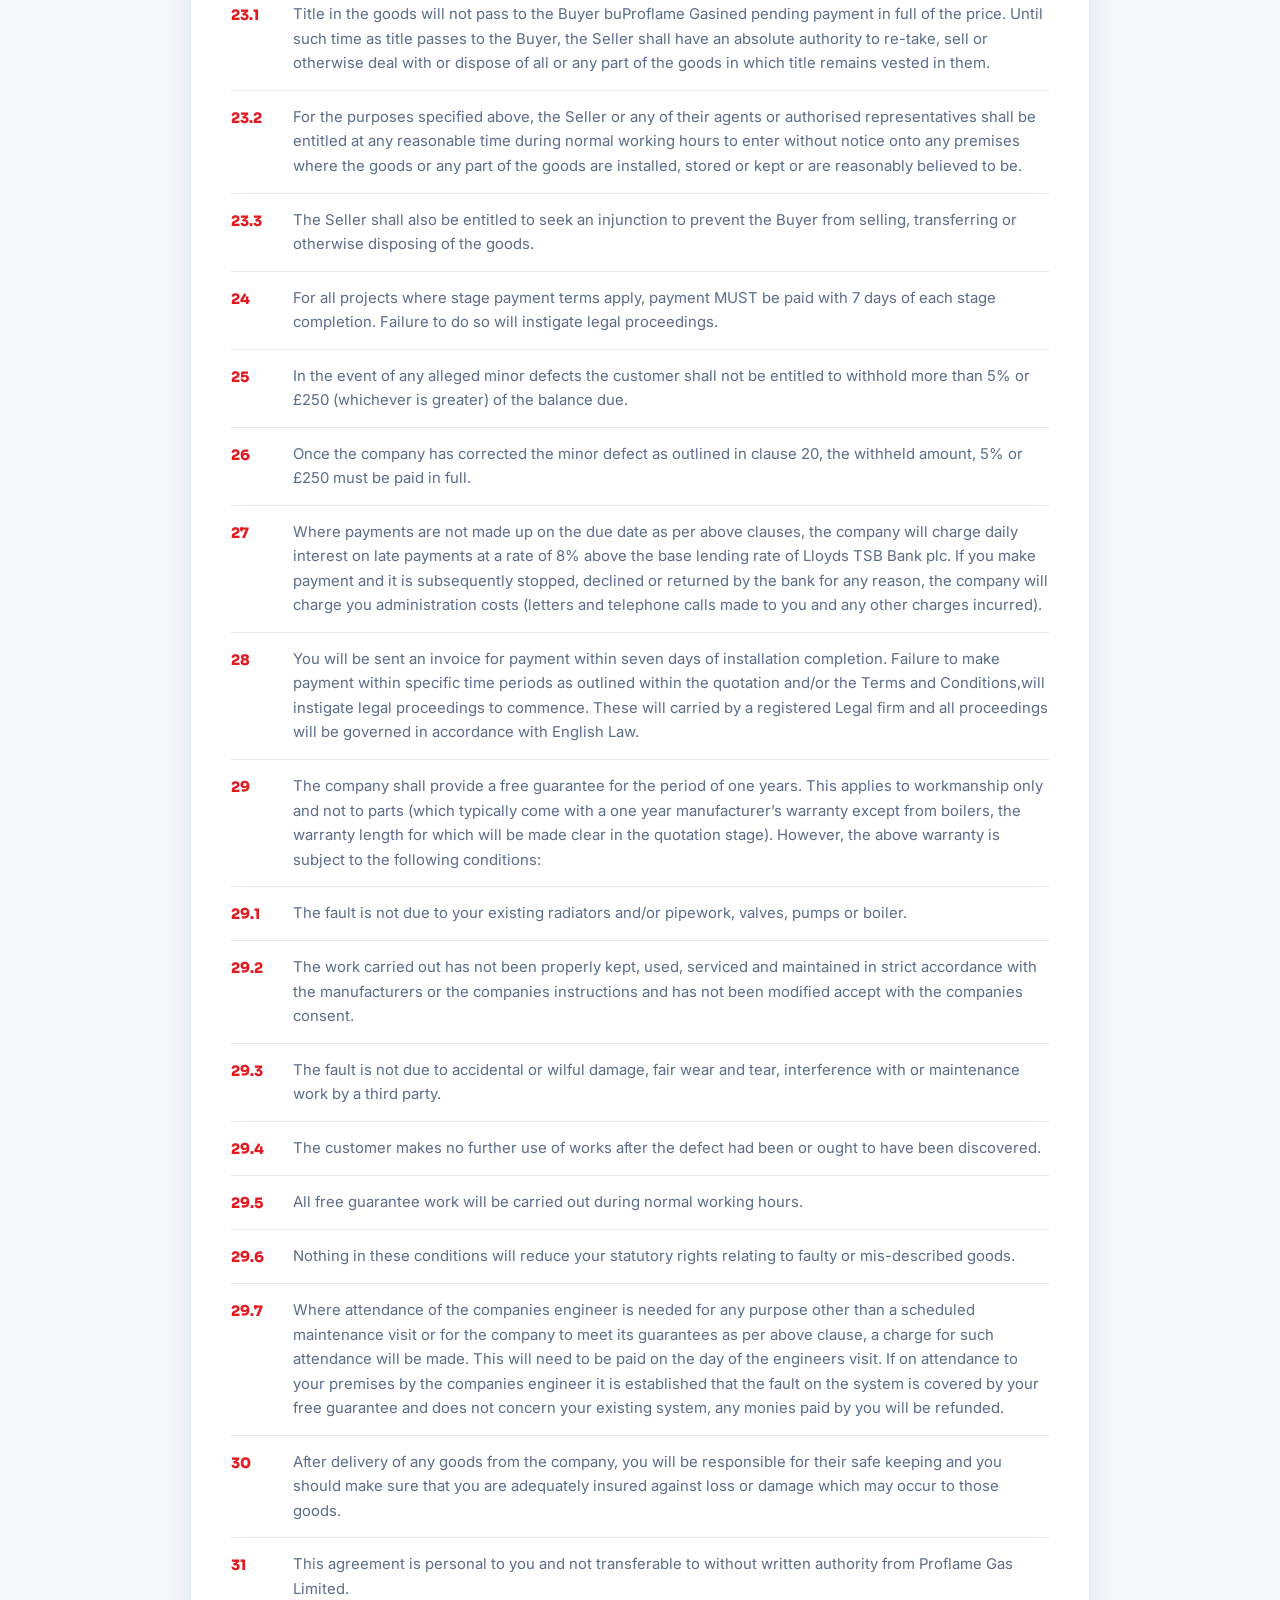
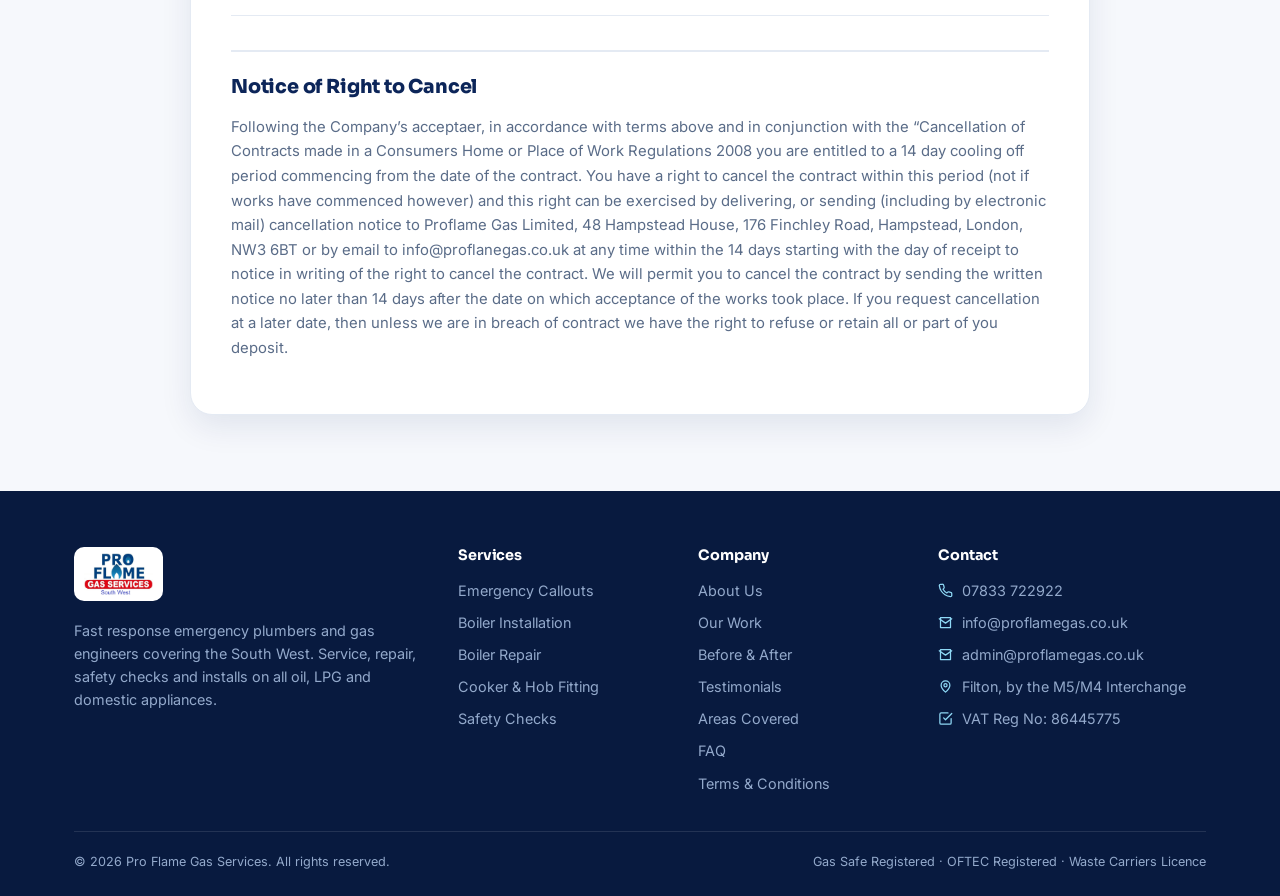
<file: Website/terms.html>
<!DOCTYPE html>
<html lang="en-GB">
<head>
<meta charset="UTF-8">
<meta name="viewport" content="width=device-width, initial-scale=1.0">
<title>Terms &amp; Conditions | Pro Flame Gas Services</title>
<meta name="description" content="Terms and conditions for Pro Flame Gas Services - quotations, warranties, standard charges, payment terms and your right to cancel.">
<meta name="robots" content="index, follow">
<link rel="icon" href="assets/proflame-logo.jpg">
<link rel="preconnect" href="https://fonts.googleapis.com">
<link rel="preconnect" href="https://fonts.gstatic.com" crossorigin>
<link href="https://fonts.googleapis.com/css2?family=Sora:wght@600;700;800&family=Inter:wght@400;500;600;700&display=swap" rel="stylesheet">
<link rel="stylesheet" href="assets/site.css?v=20260819b">
<style>
  /* Collapsible mobile nav */
.mobile-nav .mn-group{position:relative;border-bottom:1px solid var(--border);}
.mobile-nav .mn-parent{
  width:100%;display:flex;align-items:center;justify-content:space-between;
  background:none;border:none;padding:13px 16px;font-weight:600;color:var(--navy-deep);
  font-size:0.98rem;cursor:pointer;font-family:'Inter',sans-serif;text-align:left;
}
.mobile-nav .mn-parent:hover{background:var(--blue-soft);}
.mn-caret{width:14px;height:14px;stroke:var(--navy);stroke-width:2.4;fill:none;
  stroke-linecap:round;stroke-linejoin:round;transition:transform .2s;}
.mn-group.open .mn-caret{transform:rotate(180deg);}
.mn-submenu{display:none;background:#f8fafd;padding:6px 8px;}
.mn-group.open .mn-submenu{display:block;}
.mn-submenu a{
  display:block;padding:10px 16px;margin-left:20px;border-radius:8px;
  font-size:0.9rem;color:var(--muted);
}
.mn-submenu a:hover{background:var(--blue-soft);color:var(--red);}
.mn-submenu a:last-child{margin-bottom:4px;}
  .page-head{background:linear-gradient(160deg,var(--navy) 0%, var(--navy-deep) 75%);color:#fff;padding:52px 0 46px;}
  .page-head h1{color:#fff;margin-bottom:10px;}
  .page-head p{color:#c3d3e5;margin:0;max-width:620px;}
  .page-back{display:inline-flex;align-items:center;gap:7px;color:#c3d3e5;font-size:0.86rem;font-weight:600;margin-bottom:14px;}
  .page-back:hover{color:#fff;}
  .tc-body{background:var(--bg);padding:52px 0 76px;}
  .tc-card{max-width:900px;margin:0 auto;background:#fff;border:1px solid var(--border);border-radius:var(--radius-lg);
           box-shadow:var(--shadow);padding:40px;}
  .tc-clause{display:flex;gap:16px;align-items:flex-start;padding:14px 0;border-bottom:1px solid var(--border);}
  .tc-clause:last-child{border-bottom:none;}
  .tc-num{flex:0 0 46px;font-family:'Sora',sans-serif;font-weight:800;color:var(--red);font-size:0.9rem;padding-top:2px;}
  .tc-clause p{margin:0;font-size:0.93rem;line-height:1.65;}
  .tc-h2{margin:34px 0 16px;font-size:1.2rem;padding-top:24px;border-top:2px solid var(--border);}
  .tc-p{font-size:0.93rem;line-height:1.65;}
  .tc-intro{background:var(--blue-soft);border-radius:12px;padding:18px 20px;margin-bottom:26px;font-size:0.9rem;color:var(--navy-deep);}
  @media(max-width:600px){.tc-card{padding:24px 20px;} .tc-num{flex-basis:36px;}}
</style>
</head>
<body>

<div class="topbar">
  <div class="wrap">
    <div class="badges">
      <span><svg class="icon" viewBox="0 0 24 24"><path d="M20 6 9 17l-5-5"/></svg> Gas Safe Registered</span>
      <span><svg class="icon" viewBox="0 0 24 24"><path d="M20 6 9 17l-5-5"/></svg> 98% First Time Fix Rate</span>
      <span><svg class="icon" viewBox="0 0 24 24"><path d="M20 6 9 17l-5-5"/></svg> 1 Year Warranty on All Works</span>
    </div>
    <div>Covering BA · BS · GL · SN · <a href="tel:+447833722922">07833 722922</a></div>
  </div>
</div>

<!-- Header -->
<header class="site">
  <div class="wrap">
    <div class="header-inner">
      <a class="logo" href="index.html"><img src="assets/proflame-logo-long.jpg" alt="Pro Flame Gas Services South West"></a>
      <nav class="main">
        <div class="nav-item">
          <a href="index.html#services">Services <svg class="nav-caret" viewBox="0 0 24 24"><path d="M6 9l6 6 6-6"/></svg></a>
          <div class="nav-drop">
            <a href="index.html#services"><svg class="icon" viewBox="0 0 24 24"><path d="M5 12h14M13 6l6 6-6 6"/></svg>All Services</a>
            <a href="oil-boilers-tanks.html"><svg class="icon" viewBox="0 0 24 24"><path d="M5 12h14M13 6l6 6-6 6"/></svg>Oil Boilers &amp; Tanks</a>
            <a href="index.html#services"><svg class="icon" viewBox="0 0 24 24"><path d="M5 12h14M13 6l6 6-6 6"/></svg>LPG Appliances</a>
            <a href="index.html#services"><svg class="icon" viewBox="0 0 24 24"><path d="M5 12h14M13 6l6 6-6 6"/></svg>Safety Checks</a>
            <a href="index.html#services"><svg class="icon" viewBox="0 0 24 24"><path d="M5 12h14M13 6l6 6-6 6"/></svg>Boiler Swaps</a>
          </div>
        </div>
        <a href="index.html#pricing">Rates</a>
        <a href="booking.php?t=S">Book</a>
        <a href="index.html#our-work">Our Work</a>
        <a href="index.html#about">About</a>
        <a href="index.html#reviews">Reviews</a>
        <a href="index.html#coverage">Areas</a>
        <a href="index.html#faq">FAQ</a>
      </nav>
      <div class="header-cta">
        <div class="header-phone">
          <svg class="icon" viewBox="0 0 24 24"><path d="M22 16.92v3a2 2 0 0 1-2.18 2 19.79 19.79 0 0 1-8.63-3.07 19.5 19.5 0 0 1-6-6 19.79 19.79 0 0 1-3.07-8.67A2 2 0 0 1 4.11 2h3a2 2 0 0 1 2 1.72c.127.96.361 1.903.7 2.81a2 2 0 0 1-.45 2.11L8.09 9.91a16 16 0 0 0 6 6l1.27-1.27a2 2 0 0 1 2.11-.45c.907.339 1.85.573 2.81.7A2 2 0 0 1 22 16.92z"/></svg>
          <div class="txt"><small>Call · Text · WhatsApp</small><strong>07833 722922</strong></div>
        </div>
        <a href="tel:+447833722922" class="btn-pill"><svg class="icon" viewBox="0 0 24 24"><path d="M22 16.92v3a2 2 0 0 1-2.18 2 19.79 19.79 0 0 1-8.63-3.07 19.5 19.5 0 0 1-6-6 19.79 19.79 0 0 1-3.07-8.67A2 2 0 0 1 4.11 2h3a2 2 0 0 1 2 1.72c.127.96.361 1.903.7 2.81a2 2 0 0 1-.45 2.11L8.09 9.91a16 16 0 0 0 6 6l1.27-1.27a2 2 0 0 1 2.11-.45c.907.339 1.85.573 2.81.7A2 2 0 0 1 22 16.92z"/></svg>Book Now</a>
        <button class="nav-toggle" type="button" aria-label="Open menu" aria-expanded="false" aria-controls="mobile-nav">
          <span></span><span></span><span></span>
        </button>
      </div>
    </div>
    <nav class="mobile-nav" id="mobile-nav">
      <a href="index.html#services">Services</a>
      <a class="mn-sub" href="oil-boilers-tanks.html">Oil Boilers &amp; Tanks</a>
      <a class="mn-sub" href="index.html#services">LPG Appliances</a>
      <a class="mn-sub" href="index.html#services">Safety Checks</a>
      <a href="index.html#pricing">Callout Rates</a>
      <a href="booking.php?t=S">Book Online</a>
      <a href="index.html#our-work">Our Work</a>
      <a href="index.html#about">About Us</a>
      <a href="index.html#reviews">Reviews</a>
      <a href="index.html#coverage">Areas Covered</a>
      <a href="index.html#faq">FAQ</a>
      <a href="terms.html">Terms &amp; Conditions</a>
      <a class="mn-call" href="tel:+447833722922">Call 07833 722922</a>
    </nav>
  </div>
</header>

<section class="page-head">
  <div class="wrap">
    <h1>Terms &amp; Conditions</h1>
    <p>General terms and conditions for Pro Flame Gas Services. Please read these carefully, as they set out the agreement between us.</p>
  </div>
</section>

<section class="tc-body">
  <div class="wrap">
    <div class="tc-card">
      <p class="tc-intro">
        In all clauses, &ldquo;the company&rdquo; refers to Pro Flame Gas Services. If you are uncertain about your rights
        under these terms, or would like anything explained, please call us on
        <a href="tel:+447833722922" style="color:var(--red);font-weight:700;">07833 722922</a> or email
        <a href="mailto:info@proflamegas.co.uk" style="color:var(--red);font-weight:700;">info@proflamegas.co.uk</a>.
      </p>
        <div class="tc-clause"><span class="tc-num">1</span><p>Please read the following clauses carefully as they tell you everything you need to know about the agreement you will enter into in respect of Proflame Gas. In all clauses, the company refers to Proflame Gas. If you are uncertain as to your rights under them or you want any explanation about them, please write or telephone us at the address or telephone number given.</p></div>
        <div class="tc-clause"><span class="tc-num">2</span><p>The company has quoted the cost of installing central heating and/or plumbing equipment that meets the requirements of your home. Once you have accepted this quotation in accordance with below, the company undertakes to carry out all the works necessary to complete the work described in your specification and this quotation subject to the conditions contained in this agreement.</p></div>
        <div class="tc-clause"><span class="tc-num">3</span><p>If you require a particular date for the works to be carried out, the company will do all that it reasonably can to meet the dates given for the installation. The company also understands that there might be instances when a date for installation cannot be met by you, and as a result no party shall be liable for costs or able to cancel this agreement. In case of unforeseen circumstances, beyond reasonable control of the company or you, the company will contact you and agree an alternative date.</p></div>
        <div class="tc-clause"><span class="tc-num">4</span><p>The company will carry out the whole of the work specified in this quotation at the price quoted during normal hours, which are between 8am and 5.30pm Monday to Friday. Any variations or additions requested by you will be subject to an additional charge and if the company is delayed or prevented from installing by the agreed date due to delay or default on your part, the company may on written notice to you add to the charges at a reasonable sum in respect of any additional costs incurred.</p></div>
        <div class="tc-clause"><span class="tc-num">5</span><p>You shall at your own expense obtain all necessary consents for the installation of the works, including (without installation) building regulations and planning consents, consents from neighbours and mortgages.</p></div>
        <div class="tc-clause"><span class="tc-num">6</span><p>If you are a tenant, you may need your landlord&rsquo;s permission for an installation to be carried out. The company will assume such permission has been granted and shall have no liability for any loss or damage arising from failure to obtain such permission.</p></div>
        <div class="tc-clause"><span class="tc-num">7</span><p>You will provide reasonable access to enable installations to be completed. You will also be required to provide the necessary service utilities for installation at no charge.</p></div>
        <div class="tc-clause"><span class="tc-num">8</span><p>Your order as accepted subject to the condition that there must be an adequate gas supply to the dwelling prior to the commencement of the work. Without prejudice to the company&rsquo;s rights where such supply is not laid to enable work to commence, the company may cancel the contract and shall not have any liability for any costs, loss or damage arising from such cancellation. In certain circumstances the size of the existing gas rate cannot always be determined. If a new gas line is required, this will be charged at our standard hourly rates as set out and will be in addition to the quoted price.</p></div>
        <div class="tc-clause"><span class="tc-num">9</span><p>The prices specified in this agreement do not include the price of removing any dangerous waste materials such as asbestos found when carrying out the installation. If during the execution of the works, asbestos is encountered, the company reserves the right to withdraw its installation staff immediately until the site is made safe. The cost of removing asbestos is not included within the price. However, the company upon request of the customer will provide a cost for removing asbestos and will add this fee to the total quote.</p></div>
        <div class="tc-clause"><span class="tc-num">10</span><p>Where the company needs to connect new equipment to your existing plumbing or heating system, it will not accept liability for the cost of repairing or replacing parts of your existing system, which subsequently develops faults. In certain situations the company may charge for visits made to your home by the company&rsquo;s engineer if your system is faulty or has developed a fault after the installation has been conducted. The company will not accept liability where you central heating system does not function properly because your water supply becomes inadequate or the water pressure becomes invariable.</p></div>
        <div class="tc-clause"><span class="tc-num">11</span><p>Proflame Gas accepts no responsibility for any existing installations that are present. This relates in particular but not only to any pipework, radiators and radiator valves, heating valves, pumps, shower pumps, electrical controls and/or bathroom / WC services that might be affected as a result of an a conversion from a tank fed system to a sealed system or from power flushing of pipework and radiators. This change to a higher pressure rated system and power flushing can cause leaks in components that Proflame Gas will not be liable for. Any cost of repairs for which Proflame Gas are not liable for will be charged in accordance with our standard company charges. If your system is excessively full of magnetite and sludge, a further power flush might be required at some point later (eg. 3 years). Further power flushes will be chargeable at our standard power flush rates as shown our website. Furthermore, if the buyer has requested that an existing appliance be re-installed or moved (eg. boiler), Proflame Gas accepts no liability for any internal leaks or malfunctions of this boiler, as a direct result of this installation.</p></div>
        <div class="tc-clause"><span class="tc-num">12</span><p>The warranty for a boiler and or cylinder will be covered by the manufacturers as agreed in the quotation. The warranty only applies to the boiler. It does not apply to any existing parts of the system. All other works carried out by Proflame Gas (parts and labour) are guaranteed for 2 years. However, any existing components or pipework not changed are not included within this guarantee. Furthermore, all boilers need to be serviced annually to remain under warranty.</p></div>
        <p class="tc-p">If the warranty becomes void due to the appliance not being serviced, then Proflame Gas accepts no responsibility for this. We will contact our clients to remind them to have it serviced, but the responsibility of having it done lies with the customer.</p>
        <div class="tc-clause"><span class="tc-num">13</span><p>The company accepts no liability for the removal of any carpets, linoleum and special types of flooring, eg. tongue and grooved, parquet, hard wood or tiled floors in order to carry out the installation, accept in circumstances where the company has been negligent.</p></div>
        <div class="tc-clause"><span class="tc-num">14</span><p>The company will take all reasonable care to carry out the installation. However, you accept that the installation including removing or destroying existing fixtures or fittings may cause damage to your decorations and fittings in your home. This provision does not exclude the company&rsquo;s responsibility for damage, which is beyond which is reasonably commensurate with the installation. It is anticipated that certain areas in your home may need redecoration following completion of the central heating installation. This will be your responsibility and is not included in the price.</p></div>
        <div class="tc-clause"><span class="tc-num">15</span><p>All Proflame Gas Employees and agents are insured against loss or injury through their negligence.</p></div>
        <div class="tc-clause"><span class="tc-num">16</span><p>The company shall not have any liability for any failure to perform its obligations under any quotation if it is prevented from doing so by any cause reasonably beyond its control; including without limitation; adverse weather conditions, fire, accident or war, a failure or delay attributable to any electricity, water or gas network, the act or omission of any party for whom the company is not responsible.</p></div>
        <div class="tc-clause"><span class="tc-num">17</span><p>The company will not be liable under this agreement for any loss or damage caused by the company or its employees or agents in circumstances where;</p></div>
        <div class="tc-clause"><span class="tc-num">17.1</span><p>There is no breach or illegal duty of care owed to you by the company or by any of the company&rsquo;s employees or agents.</p></div>
        <div class="tc-clause"><span class="tc-num">17.2</span><p>Such loss of damage is not a reasonably foreseeable result of any such breach.</p></div>
        <div class="tc-clause"><span class="tc-num">17.3</span><p>Any increase in loss or damage resulting from breach by you of any term of this contract.</p></div>
        <div class="tc-clause"><span class="tc-num">18</span><p>The company does not exclude any liability for loss of or damage to property directly resulting from the company&rsquo;s breach of the agreement, but the company&rsquo;s liability for such loss or damage shall be limited to those losses which are of a foreseeable consequence of the breach in respect of any one incident or series of incidents whether related or unrelated in any period of twenty-four months.</p></div>
        <div class="tc-clause"><span class="tc-num">19</span><p>To complete your installation the company will use its authorised employees or agents. All contractors are approved by the company are qualified and Gas Safe registered and chosen carefully to carry out high standards or workmanship.</p></div>
        <div class="tc-clause"><span class="tc-num">20</span><p>Standard charges. All charges will be clearly laid on within our quotation. In situations when a quotation has not and/or cannot be provided (e.g. Immediate or Emergency works), then our normal charges apply and are as follows:</p></div>
        <div class="tc-clause"><span class="tc-num">20.1</span><p>Hourly rate £75 per hour (or any part thereof) plus any other additional travel and parking charges (see below). Emergency call out, evening, weekend and bank holiday rates may vary.</p></div>
        <div class="tc-clause"><span class="tc-num">20.2</span><p>Material charges. These will be applied for the supply of any parts and materials necessary beyond those quoted, and any such charges will be identified on the final invoice you receive.</p></div>
        <div class="tc-clause"><span class="tc-num">20.3</span><p>Troubleshooting. Where the customer has requested that we troubleshoot a problem only but not to carry out the work, then our standard hourly rate plus any additional travel charges (as below) will apply.</p></div>
        <div class="tc-clause"><span class="tc-num">20.4</span><p>Boiler and heating Servicing. The cost of a standard service is £95 plus VAT, plus any additional travel and parking charges (as below) . Please note, this a service and not a repair. Any additional time spent on a repair or materials bought will be added on accordingly.</p></div>
        <div class="tc-clause"><span class="tc-num">20.5</span><p>Landlord Certificates. The cost of as landlord certificate is £75 plus VAT (plus any other additional travel and parking charges).</p></div>
        <div class="tc-clause"><span class="tc-num">20.6</span><p>For most boilers, a full strip down service is required in order to comply with manufacturers&rsquo; instructions. The cost of this £150 plus VAT.</p></div>
        <div class="tc-clause"><span class="tc-num">20.7</span><p>Additional Travel and Parking charges. These will be added on to the invoice to cover parking and congestion and Ulez charges, as applicable.</p></div>
        <div class="tc-clause"><span class="tc-num">20.8</span><p>Parking permits. It is the responsibility of the home owner, tenant or agent to provide a parking permit or to register our van with the local authority for parking, wherever possible. This particularly applies where there are no pay and display parking bays within a reasonable distance (typically 100m) of the property. This is because it is very inconvenient and time consuming to have to walk to and from the van for parts that might be needed and to keep checking on it for wardens. Therefore, we kindly request that our customers organise parking prior to us arriving, Our vehcile registration details are available upon request.</p></div>
        <div class="tc-clause"><span class="tc-num">20.9</span><p>Call backs, Should you feel there is an issue with our work, then we will be very happy to return and rectify it at no cost. However, should we return to site for a call back, but the problem be unrelated to the work carried out by Proflame Gas, then our standard charges shall apply.</p></div>
        <div class="tc-clause"><span class="tc-num">20.10</span><p>All of our estimates and quotations are free and without obligation.</p></div>
        <div class="tc-clause"><span class="tc-num">20.11</span><p>All prices quoted exclude VAT @ 20%.</p></div>
        <div class="tc-clause"><span class="tc-num">21</span><p>Acceptance of Quotation. Acceptance of quotation can be made by electronic email to info@proflamegas.co.uk or by letter to Proflame Gas.</p></div>
        <div class="tc-clause"><span class="tc-num">22</span><p>Where an order includes customised items these items will be non-refundable once the order is placed with us, and should you cancel your order with us the cost of any custom items shall still be payable in full. Where a previously accepted order is cancelled with less than 7 days notice we reserve the right to still invoice you for any items that are priced at £700 or greater.</p></div>
        <div class="tc-clause"><span class="tc-num">23</span><p>Payment is to be made by BACS (preferred) or by cash on the day or by Cheque. Please note, due to cheques being lost in the post, is advisable to inform us when the cheque has been sent and with the invoice number on it. Cheques should be made payable to Proflame Gas Limited.</p></div>
        <div class="tc-clause"><span class="tc-num">23.1</span><p>Title in the goods will not pass to the Buyer buProflame Gasined pending payment in full of the price. Until such time as title passes to the Buyer, the Seller shall have an absolute authority to re-take, sell or otherwise deal with or dispose of all or any part of the goods in which title remains vested in them.</p></div>
        <div class="tc-clause"><span class="tc-num">23.2</span><p>For the purposes specified above, the Seller or any of their agents or authorised representatives shall be entitled at any reasonable time during normal working hours to enter without notice onto any premises where the goods or any part of the goods are installed, stored or kept or are reasonably believed to be.</p></div>
        <div class="tc-clause"><span class="tc-num">23.3</span><p>The Seller shall also be entitled to seek an injunction to prevent the Buyer from selling, transferring or otherwise disposing of the goods.</p></div>
        <div class="tc-clause"><span class="tc-num">24</span><p>For all projects where stage payment terms apply, payment MUST be paid with 7 days of each stage completion. Failure to do so will instigate legal proceedings.</p></div>
        <div class="tc-clause"><span class="tc-num">25</span><p>In the event of any alleged minor defects the customer shall not be entitled to withhold more than 5% or £250 (whichever is greater) of the balance due.</p></div>
        <div class="tc-clause"><span class="tc-num">26</span><p>Once the company has corrected the minor defect as outlined in clause 20, the withheld amount, 5% or £250 must be paid in full.</p></div>
        <div class="tc-clause"><span class="tc-num">27</span><p>Where payments are not made up on the due date as per above clauses, the company will charge daily interest on late payments at a rate of 8% above the base lending rate of Lloyds TSB Bank plc. If you make payment and it is subsequently stopped, declined or returned by the bank for any reason, the company will charge you administration costs (letters and telephone calls made to you and any other charges incurred).</p></div>
        <div class="tc-clause"><span class="tc-num">28</span><p>You will be sent an invoice for payment within seven days of installation completion. Failure to make payment within specific time periods as outlined within the quotation and/or the Terms and Conditions,will instigate legal proceedings to commence. These will carried by a registered Legal firm and all proceedings will be governed in accordance with English Law.</p></div>
        <div class="tc-clause"><span class="tc-num">29</span><p>The company shall provide a free guarantee for the period of one years. This applies to workmanship only and not to parts (which typically come with a one year manufacturer&rsquo;s warranty except from boilers, the warranty length for which will be made clear in the quotation stage). However, the above warranty is subject to the following conditions:</p></div>
        <div class="tc-clause"><span class="tc-num">29.1</span><p>The fault is not due to your existing radiators and/or pipework, valves, pumps or boiler.</p></div>
        <div class="tc-clause"><span class="tc-num">29.2</span><p>The work carried out has not been properly kept, used, serviced and maintained in strict accordance with the manufacturers or the companies instructions and has not been modified accept with the companies consent.</p></div>
        <div class="tc-clause"><span class="tc-num">29.3</span><p>The fault is not due to accidental or wilful damage, fair wear and tear, interference with or maintenance work by a third party.</p></div>
        <div class="tc-clause"><span class="tc-num">29.4</span><p>The customer makes no further use of works after the defect had been or ought to have been discovered.</p></div>
        <div class="tc-clause"><span class="tc-num">29.5</span><p>All free guarantee work will be carried out during normal working hours.</p></div>
        <div class="tc-clause"><span class="tc-num">29.6</span><p>Nothing in these conditions will reduce your statutory rights relating to faulty or mis-described goods.</p></div>
        <div class="tc-clause"><span class="tc-num">29.7</span><p>Where attendance of the companies engineer is needed for any purpose other than a scheduled maintenance visit or for the company to meet its guarantees as per above clause, a charge for such attendance will be made. This will need to be paid on the day of the engineers visit. If on attendance to your premises by the companies engineer it is established that the fault on the system is covered by your free guarantee and does not concern your existing system, any monies paid by you will be refunded.</p></div>
        <div class="tc-clause"><span class="tc-num">30</span><p>After delivery of any goods from the company, you will be responsible for their safe keeping and you should make sure that you are adequately insured against loss or damage which may occur to those goods.</p></div>
        <div class="tc-clause"><span class="tc-num">31</span><p>This agreement is personal to you and not transferable to without written authority from Proflame Gas Limited.</p></div>
        <h2 class="tc-h2">Notice of Right to Cancel</h2>
        <p class="tc-p">Following the Company&rsquo;s acceptaer, in accordance with terms above and in conjunction with the &ldquo;Cancellation of Contracts made in a Consumers Home or Place of Work Regulations 2008 you are entitled to a 14 day cooling off period commencing from the date of the contract. You have a right to cancel the contract within this period (not if works have commenced however) and this right can be exercised by delivering, or sending (including by electronic mail) cancellation notice to Proflame Gas Limited, 48 Hampstead House, 176 Finchley Road, Hampstead, London, NW3 6BT or by email to info@proflanegas.co.uk at any time within the 14 days starting with the day of receipt to notice in writing of the right to cancel the contract. We will permit you to cancel the contract by sending the written notice no later than 14 days after the date on which acceptance of the works took place. If you request cancellation at a later date, then unless we are in breach of contract we have the right to refuse or retain all or part of you deposit.</p>
    </div>
  </div>
</section>

<!-- Footer -->
<footer class="site">
  <div class="wrap">
    <div class="footer-grid">
      <div>
        <img class="flogo" src="assets/proflame-logo.jpg" alt="Pro Flame Gas Services South West">
        <p style="color:#93a9cb;">Fast response emergency plumbers and gas engineers covering the South West. Service, repair, safety checks and installs on all oil, LPG and domestic appliances.</p>
      </div>
      <div>
        <h4>Services</h4>
        <ul>
          <li><a href="index.html#services">Emergency Callouts</a></li>
          <li><a href="index.html#services">Boiler Installation</a></li>
          <li><a href="index.html#services">Boiler Repair</a></li>
          <li><a href="index.html#services">Cooker &amp; Hob Fitting</a></li>
          <li><a href="index.html#services">Safety Checks</a></li>
        </ul>
      </div>
      <div>
        <h4>Company</h4>
        <ul>
          <li><a href="index.html#about">About Us</a></li>
          <li><a href="index.html#our-work">Our Work</a></li>
          <li><a href="index.html#before-after">Before &amp; After</a></li>
          <li><a href="index.html#reviews">Testimonials</a></li>
          <li><a href="index.html#coverage">Areas Covered</a></li>
          <li><a href="index.html#faq">FAQ</a></li>
          <li><a href="terms.html">Terms &amp; Conditions</a></li>
        </ul>
      </div>
      <div>
        <h4>Contact</h4>
        <ul>
          <li><svg class="icon" viewBox="0 0 24 24"><path d="M22 16.92v3a2 2 0 0 1-2.18 2 19.79 19.79 0 0 1-8.63-3.07 19.5 19.5 0 0 1-6-6 19.79 19.79 0 0 1-3.07-8.67A2 2 0 0 1 4.11 2h3a2 2 0 0 1 2 1.72c.127.96.361 1.903.7 2.81a2 2 0 0 1-.45 2.11L8.09 9.91a16 16 0 0 0 6 6l1.27-1.27a2 2 0 0 1 2.11-.45c.907.339 1.85.573 2.81.7A2 2 0 0 1 22 16.92z"/></svg><a href="tel:+447833722922">07833 722922</a></li>
          <li><svg class="icon" viewBox="0 0 24 24"><path d="M4 4h16v16H4z"/><path d="m22 6-10 7L2 6"/></svg><a href="mailto:info@proflamegas.co.uk">info@proflamegas.co.uk</a></li>
          <li><svg class="icon" viewBox="0 0 24 24"><path d="M4 4h16v16H4z"/><path d="m22 6-10 7L2 6"/></svg><a href="mailto:admin@proflamegas.co.uk">admin@proflamegas.co.uk</a></li>
          <li><svg class="icon" viewBox="0 0 24 24"><path d="M12 21s-7-6.1-7-11a7 7 0 0 1 14 0c0 4.9-7 11-7 11z"/><circle cx="12" cy="10" r="2.5"/></svg>Filton, by the M5/M4 Interchange</li>
          <li><svg class="icon" viewBox="0 0 24 24"><path d="M9 11l3 3L22 4"/><path d="M21 12v7a2 2 0 0 1-2 2H5a2 2 0 0 1-2-2V5a2 2 0 0 1 2-2h11"/></svg>VAT Reg No: 86445775</li>
        </ul>
      </div>
    </div>
    <div class="footer-bottom">
      <span>© 2026 Pro Flame Gas Services. All rights reserved.</span>
      <span>Gas Safe Registered · OFTEC Registered · Waste Carriers Licence</span>
    </div>
  </div>
</footer>

<div class="sticky-call">
  <a href="tel:+447833722922"><svg class="icon" viewBox="0 0 24 24"><path d="M22 16.92v3a2 2 0 0 1-2.18 2 19.79 19.79 0 0 1-8.63-3.07 19.5 19.5 0 0 1-6-6 19.79 19.79 0 0 1-3.07-8.67A2 2 0 0 1 4.11 2h3a2 2 0 0 1 2 1.72c.127.96.361 1.903.7 2.81a2 2 0 0 1-.45 2.11L8.09 9.91a16 16 0 0 0 6 6l1.27-1.27a2 2 0 0 1 2.11-.45c.907.339 1.85.573 2.81.7A2 2 0 0 1 22 16.92z"/></svg>Call Now on 07833 722922</a>
</div>

<script>
  // Mobile menu
  (function () {
    var btn = document.querySelector('.nav-toggle');
    var panel = document.getElementById('mobile-nav');
    if (!btn || !panel) return;
    function close() { panel.classList.remove('open'); btn.setAttribute('aria-expanded','false'); btn.setAttribute('aria-label','Open menu'); }
    btn.addEventListener('click', function () {
      var open = panel.classList.toggle('open');
      btn.setAttribute('aria-expanded', open ? 'true' : 'false');
      btn.setAttribute('aria-label', open ? 'Close menu' : 'Open menu');
    });
    panel.addEventListener('click', function (e) { if (e.target.tagName === 'A') close(); });
    document.addEventListener('keydown', function (e) { if (e.key === 'Escape') close(); });
    window.addEventListener('resize', function () { if (window.innerWidth > 1220) close(); });
  })();
</script>
</body>
</html>
</file>
<file: Website/assets/site.css>
:root{
    /* Brand palette taken from the Pro Flame Gas Services logo */
    --navy:#14387f;
    --navy-deep:#0c2559;
    --navy-ink:#081a3f;
    --red:#e11b22;
    --red-deep:#b5151b;
    --flame:#3aa6de;
    --flame-light:#8ed8f5;
    --blue-soft:#eaf1ff;
    --bg:#f6f8fc;
    --panel:#ffffff;
    --ink:#12203a;
    --muted:#5a6c88;
    --muted-2:#8695ad;
    --border:#e4eaf3;
    --success:#1e9e6b;
    --radius:16px;
    --radius-lg:22px;
    --shadow-sm:0 2px 8px rgba(12,37,89,0.06);
    --shadow:0 12px 32px rgba(12,37,89,0.09);
    --shadow-lg:0 24px 60px rgba(12,37,89,0.16);
  }
  *{box-sizing:border-box;}
  html{scroll-behavior:smooth;}
  body{
    margin:0;font-family:'Inter',-apple-system,Helvetica,Arial,sans-serif;
    color:var(--ink);background:var(--bg);line-height:1.6;
    -webkit-font-smoothing:antialiased;font-size:16px;
  }
  img{max-width:100%;display:block;}
  a{color:inherit;text-decoration:none;}
  .wrap{max-width:1180px;margin:0 auto;padding:0 24px;}
  header.site .wrap{max-width:1420px;}
  h1,h2,h3,h4{font-family:'Sora',sans-serif;line-height:1.18;margin:0 0 16px;color:var(--navy-deep);letter-spacing:-0.01em;}
  h1{font-size:clamp(2rem,4.2vw,3.15rem);font-weight:800;}
  h2{font-size:clamp(1.6rem,2.8vw,2.3rem);font-weight:800;}
  h3{font-size:1.06rem;font-weight:700;}
  p{margin:0 0 14px;color:var(--muted);}
  .icon{width:22px;height:22px;stroke:currentColor;fill:none;stroke-width:2;stroke-linecap:round;stroke-linejoin:round;flex-shrink:0;}
  .eyebrow{
    display:inline-flex;align-items:center;gap:8px;font-size:0.75rem;font-weight:700;
    letter-spacing:0.09em;text-transform:uppercase;color:var(--red);
    background:#fdecec;padding:7px 16px;border-radius:999px;margin-bottom:18px;
  }
  .btn{
    display:inline-flex;align-items:center;justify-content:center;gap:10px;
    padding:15px 30px;border-radius:999px;font-weight:700;font-size:1rem;font-family:'Inter',sans-serif;
    cursor:pointer;border:none;transition:transform .18s ease, box-shadow .18s ease, background .18s ease;
    min-height:48px;
  }
  .btn .icon{width:19px;height:19px;}
  /* all CTAs use the red rounded design */
  .btn-primary{background:var(--red);color:#fff;box-shadow:0 10px 24px rgba(225,27,34,0.32);}
  .btn-primary:hover{background:var(--red-deep);transform:translateY(-2px);}
  .btn-navy{background:var(--red);color:#fff;box-shadow:0 10px 24px rgba(225,27,34,0.32);}
  .btn-navy:hover{background:var(--red-deep);transform:translateY(-2px);}
  .btn-ghost{background:rgba(255,255,255,0.1);color:#fff;border:1.5px solid rgba(255,255,255,0.45);}
  .btn-ghost:hover{background:rgba(255,255,255,0.2);}
  .btn-block{width:100%;}
  section{padding:88px 0;}
  .section-head{max-width:660px;margin:0 auto 48px;text-align:center;}
  .section-head p{max-width:580px;margin-left:auto;margin-right:auto;font-size:1.04rem;}

  /* ---------- Top bar ---------- */
  .topbar{background:var(--navy-ink);color:#aec2e2;font-size:0.82rem;padding:9px 0;}
  .topbar .wrap{display:flex;justify-content:space-between;align-items:center;gap:12px;flex-wrap:wrap;}
  .topbar a{color:#fff;font-weight:600;}
  .topbar .badges{display:flex;gap:22px;flex-wrap:wrap;}
  .topbar .badges span{display:inline-flex;align-items:center;gap:7px;}
  .topbar .badges .icon{width:14px;height:14px;color:var(--flame-light);}

  /* ---------- Header ---------- */
  header.site{background:var(--bg);position:sticky;top:0;z-index:50;padding:12px 0;}
  .header-inner{
    background:#fff;border-radius:999px;box-shadow:var(--shadow);
    display:flex;align-items:center;justify-content:space-between;
    padding:8px 10px 8px 22px;border:1px solid var(--border);
  }
  .logo img{height:58px;width:auto;display:block;}
  /* nav fills the space between logo and CTA rather than bunching up */
  nav.main{display:flex;flex:1;justify-content:space-evenly;gap:8px;font-weight:600;
           font-size:0.88rem;color:var(--navy-deep);white-space:nowrap;margin:0 26px;}
  nav.main a{opacity:0.75;transition:opacity .15s;}
  nav.main a:hover{opacity:1;color:var(--red);}
  .header-cta{display:flex;align-items:center;gap:14px;}
  .header-phone{display:flex;align-items:center;gap:9px;}
  .header-phone .icon{color:var(--red);width:19px;height:19px;}
  .header-phone .txt{display:flex;flex-direction:column;}
  .header-phone{white-space:nowrap;}
  .header-phone small{color:var(--muted-2);font-size:0.68rem;white-space:nowrap;}
  .header-phone strong{font-size:0.98rem;color:var(--navy-deep);white-space:nowrap;}
  .btn-pill{
    display:inline-flex;align-items:center;gap:8px;background:var(--red);color:#fff;
    font-weight:800;font-size:0.88rem;padding:12px 22px;border-radius:999px;
    box-shadow:0 8px 18px rgba(225,27,34,0.3);transition:background .15s, transform .15s;min-height:44px;
    white-space:nowrap;
  }
  .btn-pill:hover{background:var(--red-deep);transform:translateY(-1px);}
  .btn-pill .icon{width:16px;height:16px;}
  @media(max-width:1220px){ nav.main{display:none;} }
  @media(max-width:620px){ .header-phone{display:none;} .logo img{height:38px;} }

  /* ---------- Hero ---------- */
  .hero{position:relative;overflow:hidden;color:#fff;min-height:640px;display:flex;align-items:flex-end;padding:56px 0 0;}
  .hero-bg{position:absolute;inset:0;background-image:url('job-swindon.jpg');background-size:cover;background-position:center;}
  .hero-bg::after{
    content:"";position:absolute;inset:0;
    background:linear-gradient(100deg, rgba(8,26,63,0.97) 0%, rgba(12,37,89,0.92) 34%, rgba(20,56,127,0.62) 64%, rgba(20,56,127,0.3) 100%);
  }
  .hero-body{position:relative;z-index:2;width:100%;padding-bottom:60px;}
  /* booking form now lives in its own section, so the hero is single column */
  .hero-grid{display:grid;grid-template-columns:1.12fr 0.88fr;gap:40px;align-items:end;}
  @media(max-width:960px){.hero-grid{grid-template-columns:1fr;}}
  .hero h1{color:#fff;max-width:640px;}
  .hero h1 span{color:var(--flame-light);}
  .hero p.lead{color:#d3e0f2;font-size:1.1rem;max-width:530px;}
  .trust-row{display:flex;flex-wrap:wrap;gap:22px;margin:24px 0 28px;}
  .trust-item{display:flex;align-items:center;gap:9px;font-size:0.87rem;font-weight:600;color:#eaf1fb;}
  .trust-item .icon{width:18px;height:18px;color:var(--flame-light);}
  .hero-ctas{display:flex;gap:14px;flex-wrap:wrap;}
  .hero-note{margin-top:18px;font-size:0.85rem;color:#a6bcdc;}

  .lead-card{background:#fff;border-radius:var(--radius-lg);box-shadow:var(--shadow-lg);padding:26px;color:var(--ink);}
  .lead-card h3{font-size:1.12rem;margin-bottom:4px;}
  .lead-card .sub{font-size:0.85rem;color:var(--muted);margin-bottom:16px;}
  .lead-card .rating-row{display:flex;align-items:center;gap:8px;margin-bottom:16px;padding-bottom:16px;border-bottom:1px solid var(--border);}
  .lead-card .rating-row strong{font-family:'Sora',sans-serif;font-size:0.95rem;}
  .lead-card .rating-row span{font-size:0.76rem;color:var(--muted-2);}
  .lead-form{display:grid;grid-template-columns:1fr 1fr;gap:12px;}
  .lead-form .field-full{grid-column:1/-1;}
  .lead-form label{display:block;font-size:0.71rem;font-weight:700;color:var(--muted);margin-bottom:5px;text-transform:uppercase;letter-spacing:0.03em;}
  .lead-form input,.lead-form select{
    width:100%;padding:11px 13px;border-radius:9px;border:1.5px solid var(--border);
    font-family:'Inter',sans-serif;font-size:0.92rem;color:var(--ink);background:var(--bg);
  }
  .lead-form textarea{
    width:100%;padding:11px 13px;border-radius:9px;border:1.5px solid var(--border);
    font-family:'Inter',sans-serif;font-size:0.92rem;color:var(--ink);background:var(--bg);resize:vertical;
  }
  .lead-form input:focus,.lead-form select:focus,.lead-form textarea:focus{outline:none;border-color:var(--navy);background:#fff;}
  .lead-form input:invalid:not(:placeholder-shown){border-color:var(--red);}
  /* optional appliance details */
  .lf-more{border-top:1px solid var(--border);padding-top:12px;}
  .lf-more summary{
    cursor:pointer;font-size:0.82rem;font-weight:700;color:var(--navy);
    list-style:none;display:flex;align-items:center;gap:7px;
  }
  .lf-more summary::-webkit-details-marker{display:none;}
  .lf-more summary::before{content:"+";display:inline-flex;align-items:center;justify-content:center;
    width:18px;height:18px;border-radius:50%;background:var(--blue-soft);color:var(--navy);font-weight:800;font-size:0.85rem;}
  .lf-more[open] summary::before{content:"−";}
  .lf-more-grid{display:grid;grid-template-columns:1fr 1fr;gap:12px;margin-top:12px;}
  .lf-more-grid .field-full{grid-column:1/-1;}
  /* honeypot: hidden from people, catches spam bots */
  .hp-field{position:absolute;left:-5000px;width:1px;height:1px;overflow:hidden;}
  /* ---------- Service terms panel (text taken from BookingPage.pl) ---------- */
  .terms{background:var(--bg);border-top:1px solid var(--border);}
  .terms-grid{display:grid;grid-template-columns:1fr 1fr;gap:26px;}
  @media(max-width:860px){.terms-grid{grid-template-columns:1fr;}}
  .terms-card{background:#fff;border:1px solid var(--border);border-radius:var(--radius);padding:28px;box-shadow:var(--shadow-sm);}
  .terms-card h3{display:flex;align-items:center;gap:10px;font-size:1.05rem;margin-bottom:14px;}
  .terms-card h3 .ico{width:34px;height:34px;border-radius:9px;background:var(--blue-soft);color:var(--navy);display:flex;align-items:center;justify-content:center;flex-shrink:0;}
  .terms-card h3 .ico .icon{width:18px;height:18px;}
  .terms-card p{font-size:0.92rem;}
  .terms-list{list-style:none;padding:0;margin:0;display:flex;flex-direction:column;gap:11px;}
  .terms-list li{display:flex;gap:10px;align-items:flex-start;font-size:0.9rem;color:var(--muted);line-height:1.5;}
  .terms-list li .icon{width:16px;height:16px;color:var(--success);stroke-width:2.6;margin-top:3px;flex-shrink:0;}
  .terms-note{
    display:flex;gap:11px;align-items:flex-start;margin-top:16px;padding:13px 15px;
    background:#fff8e6;border:1px solid #f2dda4;border-radius:10px;font-size:0.87rem;color:#7a5b12;
  }
  .terms-note .icon{width:17px;height:17px;color:#b8860b;flex-shrink:0;margin-top:2px;}
  .terms-note strong{color:#5c4409;}
  .terms-foot{
    max-width:900px;margin:26px auto 0;text-align:center;font-size:0.87rem;color:var(--muted);
    background:#fff;border:1px solid var(--border);border-radius:var(--radius);padding:20px 24px;
  }
  .terms-foot strong{color:var(--navy-deep);}

  /* oil boiler warning inside the booking form */
  .oil-warn{
    display:none;gap:10px;align-items:flex-start;margin-top:4px;padding:12px 14px;
    background:#fff8e6;border:1px solid #f2dda4;border-radius:10px;font-size:0.83rem;color:#7a5b12;line-height:1.45;
  }
  .oil-warn.show{display:flex;}
  .oil-warn .icon{width:16px;height:16px;color:#b8860b;flex-shrink:0;margin-top:2px;}

  /* Cal.com booking calendar - only shown for the 3-5 day Routine option */
  .cal-wrap{display:none;border-top:1px solid var(--border);padding-top:14px;}
  .cal-wrap.show{display:block;}
  /* Cal.com's inline embed grows very tall; cap it and scroll inside the card */
  #cal-booking{height:420px;max-height:60vh;overflow-y:auto;overflow-x:hidden;border:1px solid var(--border);border-radius:10px;background:var(--bg);}
  #cal-booking iframe{width:100%!important;}
  .cal-note{font-size:0.78rem;color:var(--muted);margin:8px 0 0;}
  /* Fallback shown if the Cal.com embed fails to load */
  .cal-fallback-note{font-size:0.82rem;color:var(--muted);margin:10px 0 0;}
  .cal-fallback-note a{color:var(--red);font-weight:700;}
  .cal-fallback-field{display:none;margin-top:10px;}
  .cal-fallback-field.show{display:block;}
  .cal-fallback-field label{display:block;font-size:0.71rem;font-weight:700;color:var(--muted);margin-bottom:5px;text-transform:uppercase;letter-spacing:0.03em;}
  .cal-fallback-field input{width:100%;padding:11px 13px;border-radius:9px;border:1.5px solid var(--border);font-family:'Inter',sans-serif;font-size:0.92rem;color:var(--ink);background:#fff;}
  .cal-fallback-field input:focus{outline:none;border-color:var(--navy);}
  /* submit feedback */
  /* ---------- Booking section (form lives here, after Services) ---------- */
  .booking{background:var(--bg);border-top:1px solid var(--border);}
  .booking-card{max-width:820px;margin:0 auto;}
  .booking .lead-card{box-shadow:var(--shadow-lg);padding:32px;}
  .booking .lead-form{grid-template-columns:1fr 1fr 1fr;}
  .booking .lead-form .field-full{grid-column:1/-1;}
  .booking .lf-more-grid{grid-template-columns:1fr 1fr 1fr;}
  @media(max-width:760px){
    .booking .lead-form,
    .booking .lf-more-grid{grid-template-columns:1fr 1fr;}
    .booking .lead-card{padding:22px;}
  }
  @media(max-width:460px){
    .booking .lead-form,
    .booking .lf-more-grid{grid-template-columns:1fr;}
  }
  /* service terms sit with the payment step, as in the original BookingPage.pl */
  .terms-inline{margin:34px auto 0;}
  .terms-inline-h{text-align:center;font-size:1.15rem;margin-bottom:20px;}
  .terms-inline .terms-foot{margin-top:22px;}

  /* accepted card logos on the payment stage */
  .pay-cards{
    display:flex;flex-wrap:wrap;gap:18px;align-items:center;justify-content:center;
    margin-top:22px;padding-top:20px;border-top:1px solid var(--border);
  }
  .pay-cards img{max-width:100%;height:auto;}
  .pay-cards img:first-child{width:300px;}
  .pay-cards img:last-child{width:210px;}
  /* payment card waits for a booking, but the card logos stay full strength
     (they are trust signals - dimming them made them look broken) */
  .booking .lead-card{transition:box-shadow .25s;}
  .pay-wait{
    display:flex;gap:11px;align-items:flex-start;padding:14px 16px;border-radius:10px;
    background:var(--blue-soft);color:var(--navy-deep);font-size:0.9rem;line-height:1.5;
  }
  .pay-wait .icon{width:18px;height:18px;color:var(--navy);flex-shrink:0;margin-top:2px;}
  .lead-card.ready .pay-wait{display:none;}

  /* ---------- Confirm-details step (shown before payment) ---------- */
  .confirm-step{display:none;}
  .confirm-step.show{display:block;}
  .confirm-step h3{font-size:1.12rem;margin-bottom:4px;}
  .confirm-step .sub{font-size:0.85rem;color:var(--muted);margin-bottom:16px;}
  .cf-rows{border:1px solid var(--border);border-radius:12px;overflow:hidden;margin-bottom:14px;}
  .cf-row{display:flex;gap:12px;padding:10px 14px;font-size:0.88rem;border-bottom:1px solid var(--border);}
  .cf-row:last-child{border-bottom:none;}
  .cf-row dt{flex:0 0 42%;color:var(--muted);margin:0;}
  .cf-row dd{flex:1;margin:0;color:var(--ink);font-weight:600;word-break:break-word;}
  .cf-total{
    display:flex;justify-content:space-between;align-items:center;
    background:var(--blue-soft);border-radius:12px;padding:14px 16px;margin-bottom:14px;
  }
  .cf-total span{font-size:0.88rem;color:var(--navy-deep);font-weight:600;}
  .cf-total strong{font-family:'Sora',sans-serif;font-size:1.45rem;color:var(--navy);}
  .cf-total small{display:block;font-size:0.72rem;color:var(--muted);font-weight:600;text-align:right;}
  .cf-terms{font-size:0.78rem;color:var(--muted);line-height:1.5;margin-bottom:14px;}
  .cf-actions{display:flex;gap:10px;flex-wrap:wrap;}
  .cf-actions .btn{flex:1;min-width:150px;}
  .btn-back{background:#fff;color:var(--navy);border:1.5px solid var(--border);}
  .btn-back:hover{border-color:var(--navy);background:var(--bg);}

  .form-status{display:none;font-size:0.88rem;font-weight:600;padding:12px 14px;border-radius:10px;margin-top:4px;}
  .form-status.show{display:block;}
  .form-status.ok{background:#e7f7ef;color:#14724d;border:1px solid #bfe8d5;}
  .form-status.err{background:#fdecec;color:var(--red-deep);border:1px solid #f6cfd0;}
  .btn[disabled]{opacity:0.65;cursor:not-allowed;transform:none;}

  .stars-mini{display:flex;gap:1px;}
  .stars-mini .icon{width:14px;height:14px;fill:#f5a623;stroke:none;}

  .google-bar{
    position:relative;z-index:6;width:max-content;max-width:calc(100% - 48px);margin:-30px auto 0;background:#fff;
    border-radius:999px;box-shadow:var(--shadow-lg);display:flex;align-items:center;
    justify-content:center;gap:10px;padding:14px 30px;font-size:0.87rem;color:var(--navy-deep);
    white-space:nowrap;
  }
  .google-bar .g-logo{width:22px;height:22px;border-radius:50%;background:conic-gradient(#4285F4 0deg 90deg,#34A853 90deg 180deg,#FBBC05 180deg 270deg,#EA4335 270deg 360deg);color:#fff;display:flex;align-items:center;justify-content:center;font-family:'Sora',sans-serif;font-weight:800;font-size:0.72rem;}
  .google-bar strong{font-family:'Sora',sans-serif;}
  .google-bar span{color:var(--muted);font-weight:600;}
  @media(max-width:600px){.google-bar{margin:-24px auto 0;padding:12px 16px;font-size:0.78rem;}}

  /* ---------- Pricing tiers (their real booking options) ---------- */
  .tiers{background:#fff;border-bottom:1px solid var(--border);}
  .tier-grid{display:grid;grid-template-columns:repeat(4,1fr);gap:20px;}
  @media(max-width:900px){.tier-grid{grid-template-columns:1fr 1fr;}}
  @media(max-width:540px){.tier-grid{grid-template-columns:1fr;}}
  .tier-card{
    border:1px solid var(--border);border-radius:var(--radius);overflow:hidden;
    box-shadow:var(--shadow-sm);display:flex;flex-direction:column;transition:transform .18s, box-shadow .18s;
  }
  .tier-card:hover{transform:translateY(-4px);box-shadow:var(--shadow-lg);}
  .tier-card.featured{border:2px solid var(--red);}
  .tier-photo{height:120px;background-size:cover;background-position:center;position:relative;}
  .tier-photo::after{content:"";position:absolute;inset:0;background:linear-gradient(180deg,rgba(12,37,89,0.05),rgba(12,37,89,0.45));}
  .tier-flag{position:absolute;top:10px;left:10px;z-index:2;background:var(--red);color:#fff;font-size:0.6rem;font-weight:800;letter-spacing:0.05em;padding:4px 10px;border-radius:6px;}
  .tier-body{padding:20px;flex:1;display:flex;flex-direction:column;}
  .tier-body h3{font-size:0.95rem;margin-bottom:6px;}
  .tier-body .amount{font-family:'Sora',sans-serif;font-size:1.65rem;font-weight:800;color:var(--navy);margin-bottom:2px;}
  .tier-body .amount span{font-size:0.78rem;color:var(--muted-2);font-weight:600;}
  .tier-body p{font-size:0.83rem;flex:1;}
  .tier-body .btn{padding:11px 18px;font-size:0.88rem;}

  /* ---------- Accreditations ---------- */
  .accred{background:var(--bg);}
  .accred-grid{display:grid;grid-template-columns:repeat(4,1fr);gap:14px;}
  @media(max-width:900px){.accred-grid{grid-template-columns:repeat(2,1fr);}}
  @media(max-width:520px){.accred-grid{grid-template-columns:1fr;}}
  .accred-item{
    display:flex;align-items:center;gap:11px;background:#fff;border:1px solid var(--border);
    border-radius:11px;padding:14px 16px;font-weight:600;font-size:0.85rem;color:var(--navy-deep);
  }
  .accred-item .icon{width:17px;height:17px;color:var(--success);stroke-width:2.6;}

  /* ---------- Services ---------- */
  .services-grid{display:grid;grid-template-columns:repeat(3,1fr);gap:24px;}
  @media(max-width:900px){.services-grid{grid-template-columns:repeat(2,1fr);}}
  @media(max-width:600px){.services-grid{grid-template-columns:1fr;}}
  .service-card{
    background:#fff;border:1px solid var(--border);border-radius:var(--radius);overflow:hidden;
    box-shadow:var(--shadow-sm);transition:transform .18s, box-shadow .18s;
  }
  .service-card:hover{transform:translateY(-5px);box-shadow:var(--shadow-lg);}
  .service-photo{height:170px;background-size:cover;background-position:center;background-color:#dfe8f5;}
  .service-body{padding:24px;}
  .service-body a.link{display:inline-flex;align-items:center;gap:6px;font-weight:700;color:var(--red);font-size:0.89rem;}
  .service-body a.link .icon{width:15px;height:15px;}

  /* ---------- Before / After sliders ---------- */
  .ba-section{background:var(--navy-ink);color:#fff;}
  .ba-section .section-head h2{color:#fff;}
  .ba-section .section-head p{color:#a9bdd8;}
  .ba-grid{display:grid;grid-template-columns:repeat(3,1fr);gap:26px;}
  @media(max-width:900px){.ba-grid{grid-template-columns:1fr;}}
  .ba-card{background:rgba(255,255,255,0.05);border:1px solid rgba(255,255,255,0.12);border-radius:var(--radius);overflow:hidden;}
  .ba-compare{position:relative;aspect-ratio:4/3;overflow:hidden;cursor:ew-resize;user-select:none;touch-action:pan-y;outline:none;}
  .ba-compare:focus-visible{box-shadow:inset 0 0 0 3px var(--flame-light);}
  .ba-photo{position:absolute;inset:0;background-size:cover;background-position:center;background-color:#1c2f42;pointer-events:none;}
  .ba-photo.before{clip-path:inset(0 50% 0 0);}
  .ba-handle{position:absolute;top:0;bottom:0;left:50%;width:3px;background:#fff;transform:translateX(-50%);pointer-events:none;box-shadow:0 0 8px rgba(0,0,0,0.4);}
  .ba-tag{position:absolute;top:12px;font-size:0.64rem;font-weight:800;letter-spacing:0.05em;padding:4px 9px;border-radius:6px;background:rgba(0,0,0,0.45);color:#fff;pointer-events:none;}
  .ba-tag.before{left:10px;}
  .ba-tag.after{right:10px;}
  .ba-hint{position:absolute;bottom:10px;left:50%;transform:translateX(-50%);font-size:0.64rem;font-weight:700;color:#fff;background:rgba(0,0,0,0.45);padding:4px 10px;border-radius:6px;pointer-events:none;letter-spacing:0.03em;}
  .ba-caption{padding:18px 20px 20px;}
  .ba-caption h3{color:#fff;font-size:1rem;margin-bottom:5px;}
  .ba-caption p{color:#a0b4cd;font-size:0.86rem;margin:0;}

  /* ---------- Real work gallery ---------- */
  .work-grid{display:grid;grid-template-columns:repeat(3,1fr);gap:22px;}
  /* centre a lone card left over on the final row */
  @media(min-width:901px){
    .work-grid > .work-card:last-child:nth-child(3n+1){grid-column:2;}
  }
  @media(max-width:900px){.work-grid{grid-template-columns:repeat(2,1fr);}}
  @media(max-width:560px){.work-grid{grid-template-columns:1fr;}}
  .work-card{border-radius:var(--radius);overflow:hidden;position:relative;box-shadow:var(--shadow);aspect-ratio:4/3;background:#dfe8f5;}
  .work-card img{width:100%;height:100%;object-fit:cover;transition:transform .4s ease;}
  .work-card:hover img{transform:scale(1.06);}
  .work-card .meta{
    position:absolute;left:0;right:0;bottom:0;padding:16px 18px;color:#fff;
    background:linear-gradient(180deg,rgba(8,26,63,0) 0%, rgba(8,26,63,0.88) 100%);
  }
  .work-card .meta strong{display:block;font-family:'Sora',sans-serif;font-size:0.95rem;}
  .work-card .meta span{font-size:0.78rem;color:#bcd0ea;font-weight:600;}

  /* ---------- Why us ---------- */
  .why-grid{display:grid;grid-template-columns:1fr 1fr;gap:52px;align-items:center;}
  @media(max-width:900px){.why-grid{grid-template-columns:1fr;}}
  .why-list{display:flex;flex-direction:column;gap:18px;}
  .why-item{display:flex;gap:15px;align-items:flex-start;}
  .why-item .check{width:32px;height:32px;border-radius:9px;background:#e7f7ef;color:var(--success);display:flex;align-items:center;justify-content:center;flex-shrink:0;}
  .why-item .check .icon{width:17px;height:17px;stroke-width:2.6;}
  .why-item h3{margin-bottom:3px;font-size:1.02rem;}
  .why-item p{margin:0;font-size:0.92rem;}
  .stat-panel{background:#fff;border:1px solid var(--border);border-radius:var(--radius-lg);box-shadow:var(--shadow);padding:34px;}
  .stat-panel .row{display:grid;grid-template-columns:1fr 1fr;gap:18px;margin-bottom:18px;}
  .stat-big{text-align:center;padding:22px 10px;border-radius:13px;background:var(--bg);border:1px solid var(--border);}
  .stat-big .num{font-family:'Sora',sans-serif;font-size:2rem;font-weight:800;color:var(--navy);}
  .stat-big .lbl{font-size:0.77rem;color:var(--muted);font-weight:600;margin-top:2px;}

  /* ---------- Warranty banner ---------- */
  .warranty{background:linear-gradient(120deg,var(--navy),var(--navy-deep));color:#fff;}
  .warranty-inner{display:flex;align-items:center;gap:26px;flex-wrap:wrap;justify-content:center;text-align:center;}
  .warranty .seal{
    width:86px;height:86px;border-radius:50%;background:rgba(255,255,255,0.1);
    border:2px solid var(--flame-light);display:flex;align-items:center;justify-content:center;flex-shrink:0;
  }
  .warranty .seal .icon{width:40px;height:40px;color:var(--flame-light);}
  .warranty h2{color:#fff;margin-bottom:6px;}
  .warranty p{color:#c8d8ef;margin:0;max-width:620px;}

  /* ---------- About ---------- */
  .about{background:#fff;border-top:1px solid var(--border);}
  .about-logo{width:100%;max-width:260px;height:auto;margin-bottom:20px;}
  .about-inner{display:grid;grid-template-columns:1.05fr 0.95fr;gap:48px;align-items:center;}
  @media(max-width:900px){.about-inner{grid-template-columns:1fr;}}
  .about-photos{display:grid;grid-template-columns:1fr 1fr;grid-template-rows:auto auto;gap:14px;}
  .about-photos img{width:100%;height:100%;object-fit:cover;border-radius:14px;box-shadow:var(--shadow);}
  .about-photos .tall{grid-row:span 2;height:100%;min-height:280px;}
  .about-points{display:grid;grid-template-columns:1fr 1fr;gap:14px;margin-top:24px;}
  @media(max-width:560px){.about-points{grid-template-columns:1fr;}}
  .about-point{display:flex;gap:11px;align-items:flex-start;font-size:0.9rem;color:var(--muted);}
  .about-point .icon{width:17px;height:17px;color:var(--success);stroke-width:2.6;margin-top:3px;}
  .about-point strong{color:var(--navy-deep);display:block;font-size:0.92rem;}

  /* ---------- Coverage ---------- */
  .coverage{background:var(--bg);border-top:1px solid var(--border);}
  .coverage-inner{display:grid;grid-template-columns:1fr 1fr;gap:44px;align-items:center;}
  @media(max-width:900px){.coverage-inner{grid-template-columns:1fr;}}
  .postcode-pills{display:flex;flex-wrap:wrap;gap:12px;margin-top:18px;}
  .pill{background:var(--blue-soft);color:var(--navy);font-weight:800;padding:11px 24px;border-radius:10px;font-size:1.05rem;font-family:'Sora',sans-serif;}
  .coverage-photo{border-radius:var(--radius-lg);overflow:hidden;box-shadow:var(--shadow);aspect-ratio:4/3;}
  .coverage-photo img{width:100%;height:100%;object-fit:cover;}

  /* ---------- Testimonials ---------- */
  .testi-grid{display:grid;grid-template-columns:repeat(3,1fr);gap:22px;}
  @media(max-width:900px){.testi-grid{grid-template-columns:1fr;}}
  .testi-card{background:#fff;border:1px solid var(--border);border-radius:var(--radius);padding:26px;box-shadow:var(--shadow-sm);}
  .testi-card p.quote{color:var(--ink);font-size:1rem;font-weight:600;margin-bottom:16px;}
  .testi-who{display:flex;align-items:center;gap:12px;}
  .testi-avatar{width:40px;height:40px;border-radius:50%;background:var(--blue-soft);color:var(--navy);display:flex;align-items:center;justify-content:center;font-weight:800;font-family:'Sora',sans-serif;font-size:0.9rem;}
  .testi-name{font-weight:700;color:var(--navy-deep);font-size:0.88rem;}
  .testi-loc{color:var(--muted-2);font-size:0.78rem;}

  /* ---------- FAQ ---------- */
  .faq-list{max-width:800px;margin:0 auto;}
  .faq-item{border-bottom:1px solid var(--border);padding:20px 0;}
  .faq-item summary{cursor:pointer;font-weight:700;color:var(--navy-deep);list-style:none;display:flex;justify-content:space-between;align-items:center;gap:16px;font-family:'Sora',sans-serif;font-size:1rem;}
  .faq-item summary::-webkit-details-marker{display:none;}
  .faq-item summary .plus{width:26px;height:26px;border-radius:50%;background:var(--blue-soft);color:var(--navy);display:flex;align-items:center;justify-content:center;flex-shrink:0;position:relative;}
  .faq-item summary .plus::before,.faq-item summary .plus::after{content:"";position:absolute;background:currentColor;border-radius:2px;}
  .faq-item summary .plus::before{width:10px;height:2px;}
  .faq-item summary .plus::after{width:2px;height:10px;transition:transform .2s;}
  .faq-item[open] summary .plus::after{transform:rotate(90deg);opacity:0;}
  .faq-item p{margin-top:12px;padding-right:40px;}

  /* ---------- Final CTA ---------- */
  .final-cta{background:var(--red);color:#fff;text-align:center;}
  .final-cta h2{color:#fff;}
  .final-cta p{color:#ffe0e1;max-width:580px;margin:0 auto 28px;font-size:1.04rem;}
  .final-cta .cta-row{display:flex;gap:14px;justify-content:center;flex-wrap:wrap;}
  .final-cta .btn-primary{background:#fff;color:var(--red);box-shadow:0 10px 24px rgba(0,0,0,0.18);}
  .final-cta .btn-primary:hover{background:#fff5f5;}

  /* ---------- Footer ---------- */
  footer.site{background:var(--navy-ink);color:#93a9cb;padding:56px 0 24px;font-size:0.9rem;}
  footer.site .flogo{height:54px;width:auto;background:#fff;border-radius:10px;padding:6px 10px;margin-bottom:18px;}
  .footer-grid{display:grid;grid-template-columns:1.7fr 1fr 1fr 1.3fr;gap:34px;margin-bottom:36px;}
  @media(max-width:900px){.footer-grid{grid-template-columns:1fr 1fr;}}
  @media(max-width:520px){.footer-grid{grid-template-columns:1fr;}}
  footer.site h4{color:#fff;font-size:0.9rem;margin-bottom:15px;font-family:'Sora',sans-serif;}
  footer.site ul{list-style:none;padding:0;margin:0;display:flex;flex-direction:column;gap:9px;}
  footer.site li{display:flex;align-items:center;gap:9px;}
  footer.site .icon{width:15px;height:15px;color:var(--flame-light);flex-shrink:0;}
  footer.site a:hover{color:#fff;}
  .footer-bottom{border-top:1px solid rgba(255,255,255,0.11);padding-top:20px;font-size:0.79rem;display:flex;justify-content:space-between;flex-wrap:wrap;gap:10px;}

  /* ---------- Sticky mobile call bar ---------- */
  .sticky-call{position:fixed;bottom:0;left:0;right:0;z-index:60;display:none;background:var(--red);padding:0;text-align:center;box-shadow:0 -8px 24px rgba(0,0,0,0.2);}
  /* padding lives on the link so the whole bar is tappable */
  .sticky-call a{color:#fff;font-weight:800;font-size:1.02rem;display:flex;align-items:center;justify-content:center;gap:9px;padding:15px 20px;min-height:54px;}
  .sticky-call .icon{width:19px;height:19px;}
  @media(max-width:760px){ .sticky-call{display:block;} body{padding-bottom:66px;} }

  /* ---------- Mobile navigation ---------- */
  .nav-toggle{
    display:none;width:44px;height:44px;border:none;background:var(--bg);border-radius:10px;
    cursor:pointer;flex-direction:column;align-items:center;justify-content:center;gap:5px;padding:0;flex-shrink:0;
  }
  .nav-toggle span{display:block;width:20px;height:2px;background:var(--navy);border-radius:2px;transition:transform .25s, opacity .2s;}
  .nav-toggle[aria-expanded="true"] span:nth-child(1){transform:translateY(7px) rotate(45deg);}
  .nav-toggle[aria-expanded="true"] span:nth-child(2){opacity:0;}
  .nav-toggle[aria-expanded="true"] span:nth-child(3){transform:translateY(-7px) rotate(-45deg);}
  .mobile-nav{
    display:none;background:#fff;border:1px solid var(--border);border-radius:18px;
    box-shadow:var(--shadow-lg);margin-top:10px;padding:10px;
  }
  .mobile-nav.open{display:block;}
  .mobile-nav a{
    display:block;padding:13px 16px;border-radius:10px;font-weight:600;color:var(--navy-deep);font-size:0.98rem;
  }
  .mobile-nav a:active,.mobile-nav a:hover{background:var(--blue-soft);}
  .mobile-nav .mn-call{
    margin-top:6px;background:var(--red);color:#fff;text-align:center;font-weight:800;
  }
  .mobile-nav .mn-call:hover{background:var(--red-deep);}
  @media(max-width:1220px){ .nav-toggle{display:flex;} }

  /* ---------- Responsive hardening ---------- */
  /* grid/flex children must be allowed to shrink below min-content */
  .why-grid > *, .about-inner > *, .coverage-inner > *, .hero-grid > *,
  .pb-inner > *, .warranty-inner > *, .tier-body, .service-body, .ba-caption{min-width:0;}
  .stat-panel, .lead-card, .tier-card, .service-card, .testi-card{min-width:0;}
  h1,h2,h3,p,a,span,strong{overflow-wrap:break-word;}

  @media(max-width:1040px){
    section{padding:72px 0;}
    .hero{min-height:auto;padding-top:44px;}
    .hero-body{padding-bottom:48px;}
  }
  @media(max-width:760px){
    .wrap{padding:0 18px;}
    section{padding:56px 0;}
    .section-head{margin-bottom:34px;}
    h1{font-size:clamp(1.75rem,7vw,2.4rem);}
    h2{font-size:clamp(1.35rem,5.4vw,1.9rem);}
    .topbar{font-size:0.75rem;}
    .topbar .badges{gap:14px;}
    .hero p.lead{font-size:1.02rem;}
    .trust-row{gap:14px;margin:20px 0 24px;}
    .hero-ctas .btn{width:100%;}
    .stat-panel{padding:22px;}
    .stat-panel .row{gap:12px;margin-bottom:12px;}
    .stat-big{padding:16px 8px;}
    .stat-big .num{font-size:1.6rem;}
    .warranty-inner{gap:18px;}
    .warranty .seal{width:66px;height:66px;}
    .warranty .seal .icon{width:30px;height:30px;}
    .lead-card{padding:20px;}
    .about-photos{gap:10px;}
    .about-photos .tall{min-height:200px;}
    .faq-item p{padding-right:0;}
    .footer-bottom{flex-direction:column;gap:6px;}
  }
  @media(max-width:420px){
    .wrap{padding:0 14px;}
    .topbar .badges{display:none;}
    .topbar .wrap{justify-content:center;}
    .header-inner{padding:7px 7px 7px 12px;}
    .logo img{height:34px;}
    .btn-pill{padding:11px 15px;font-size:0.8rem;}
    .stat-panel .row{grid-template-columns:1fr;}
    .lead-form{grid-template-columns:1fr;}
    .price-grid,.tier-grid{grid-template-columns:1fr;}
    .about-photos{grid-template-columns:1fr;}
    .about-photos .tall{grid-row:auto;min-height:auto;aspect-ratio:4/3;}
    .postcode-pills{gap:8px;}
    .pill{padding:9px 18px;font-size:0.95rem;}
  }
  /* ---------- Services dropdown (scales as service pages are added) ---------- */
  .nav-item{position:relative;display:inline-flex;align-items:center;}
  .nav-item > a{display:inline-flex;align-items:center;gap:5px;}
  .nav-caret{width:11px;height:11px;stroke:currentColor;fill:none;stroke-width:2.4;stroke-linecap:round;stroke-linejoin:round;transition:transform .18s;}
  .nav-item:hover .nav-caret,.nav-item:focus-within .nav-caret{transform:rotate(180deg);}
  .nav-drop{
    position:absolute;top:100%;left:50%;transform:translateX(-50%) translateY(6px);
    min-width:248px;background:#fff;border:1px solid var(--border);border-radius:14px;
    box-shadow:var(--shadow-lg);padding:8px;opacity:0;visibility:hidden;pointer-events:none;
    transition:opacity .16s ease, transform .16s ease;z-index:70;
  }
  .nav-item:hover .nav-drop,.nav-item:focus-within .nav-drop{
    opacity:1;visibility:visible;pointer-events:auto;transform:translateX(-50%) translateY(2px);
  }
  .nav-drop::before{content:"";position:absolute;top:-10px;left:0;right:0;height:10px;}
  .nav-drop a{
    display:flex;align-items:center;gap:10px;padding:10px 12px;border-radius:9px;
    font-size:0.88rem;font-weight:600;color:var(--navy-deep);white-space:nowrap;opacity:1;
  }
  .nav-drop a:hover{background:var(--blue-soft);color:var(--red);}
  .nav-drop a .icon{width:16px;height:16px;color:var(--red);flex-shrink:0;}
  .nav-drop .nav-drop-sep{height:1px;background:var(--border);margin:6px 4px;}
  /* mobile menu: indent the service sub-links */
  .mobile-nav .mn-sub{padding-left:30px;font-size:0.92rem;opacity:0.85;}
</file>
